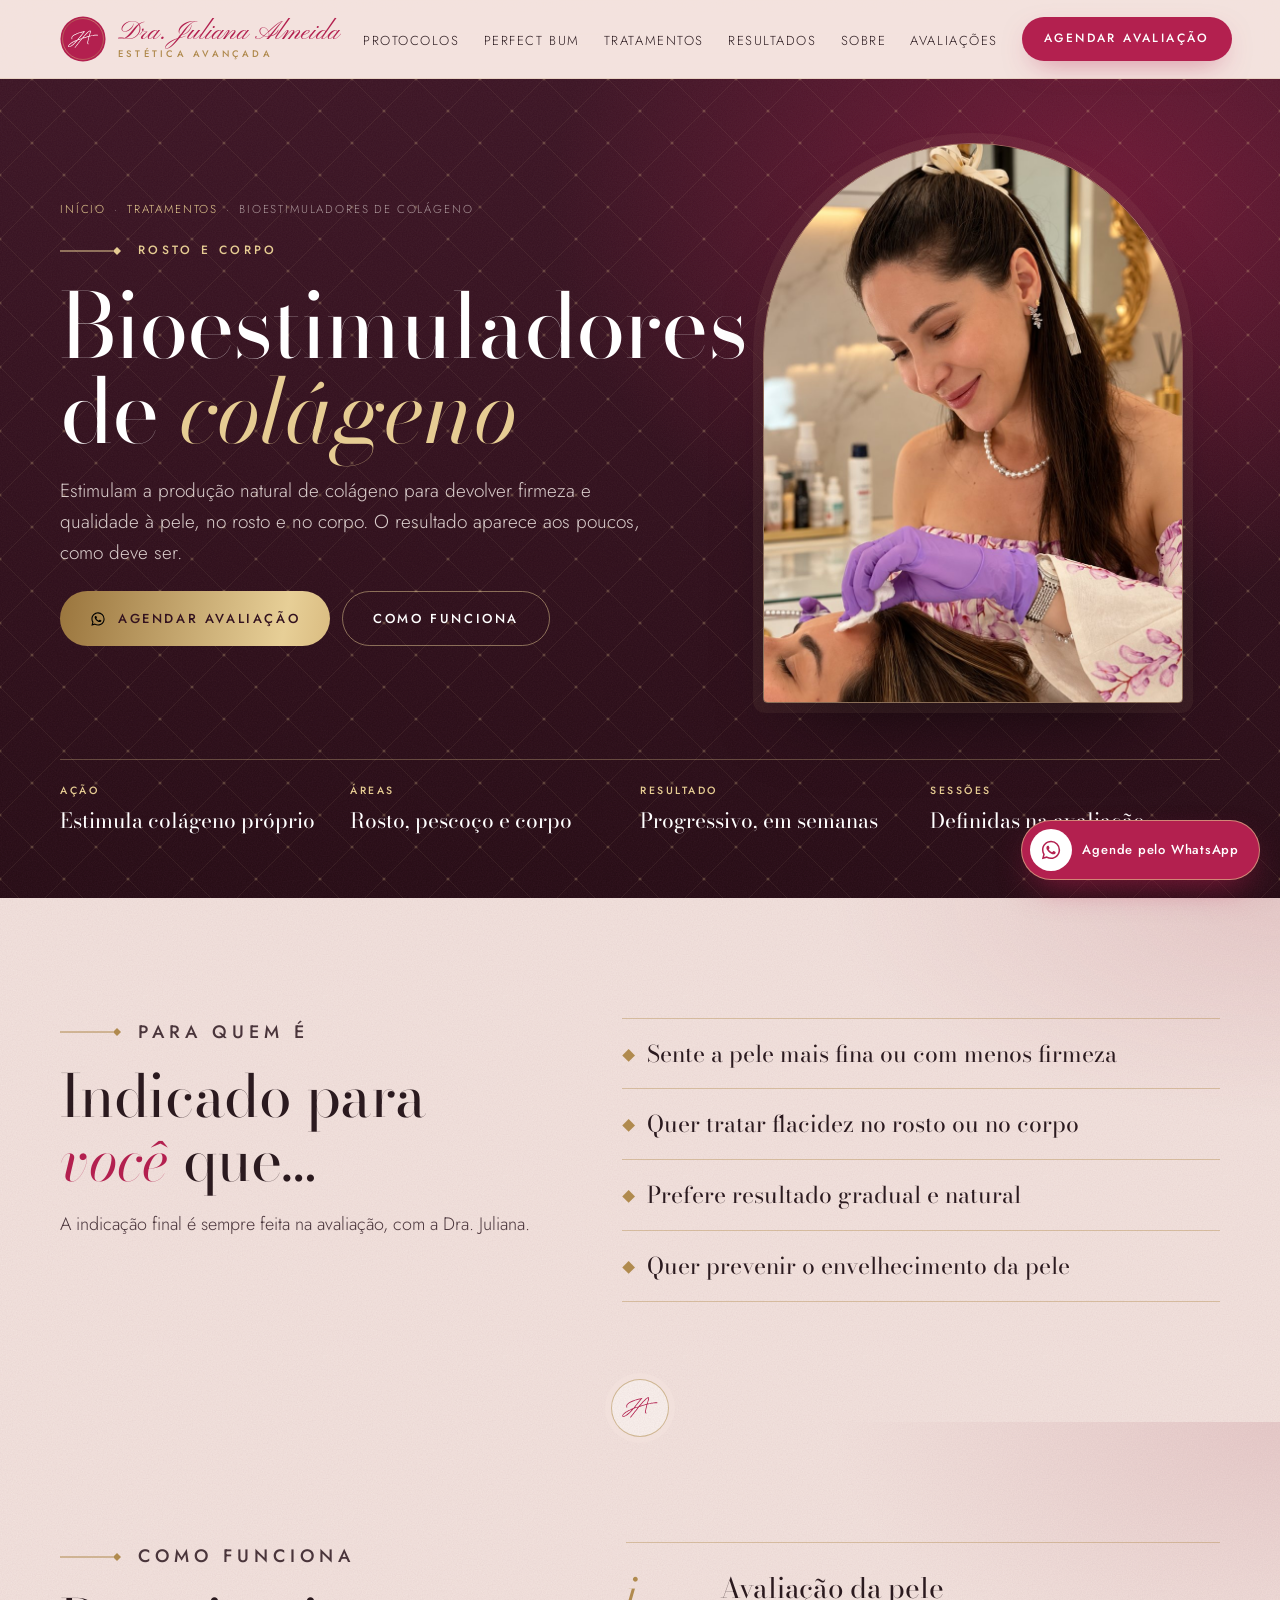
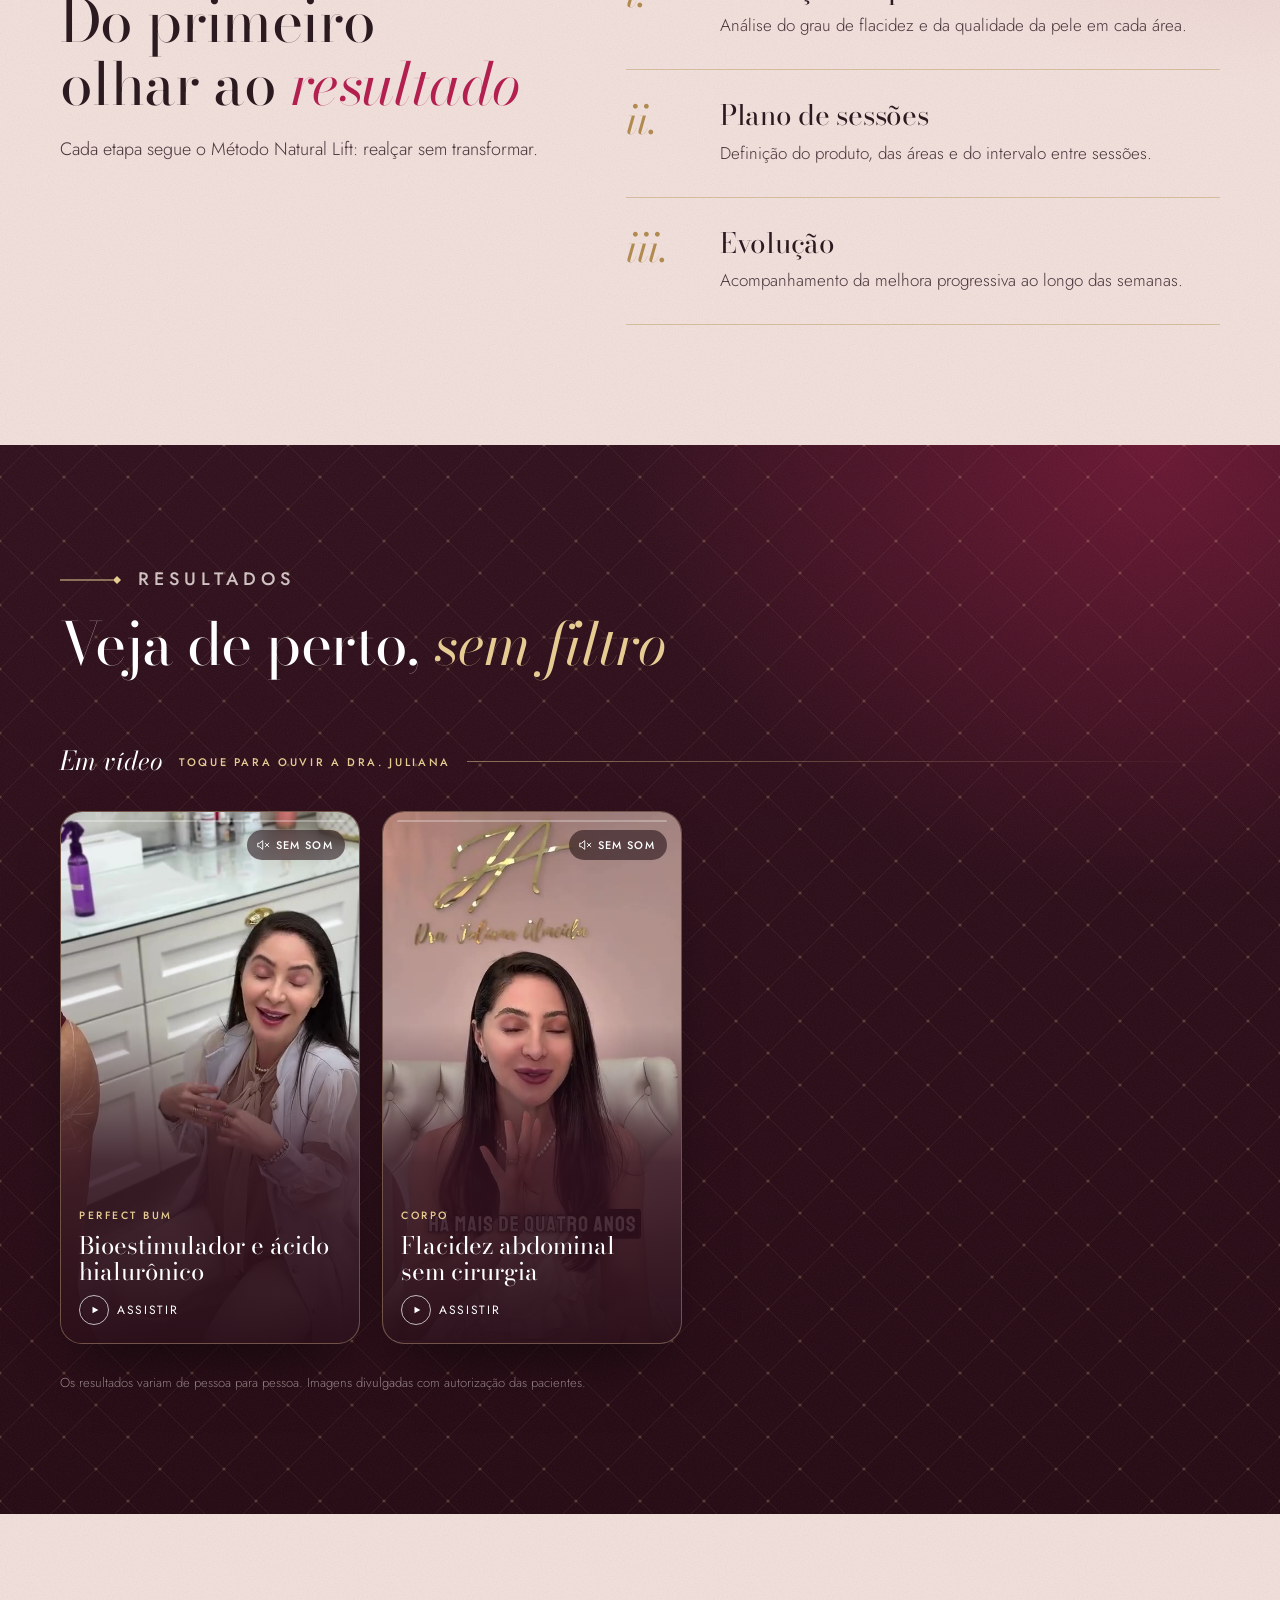
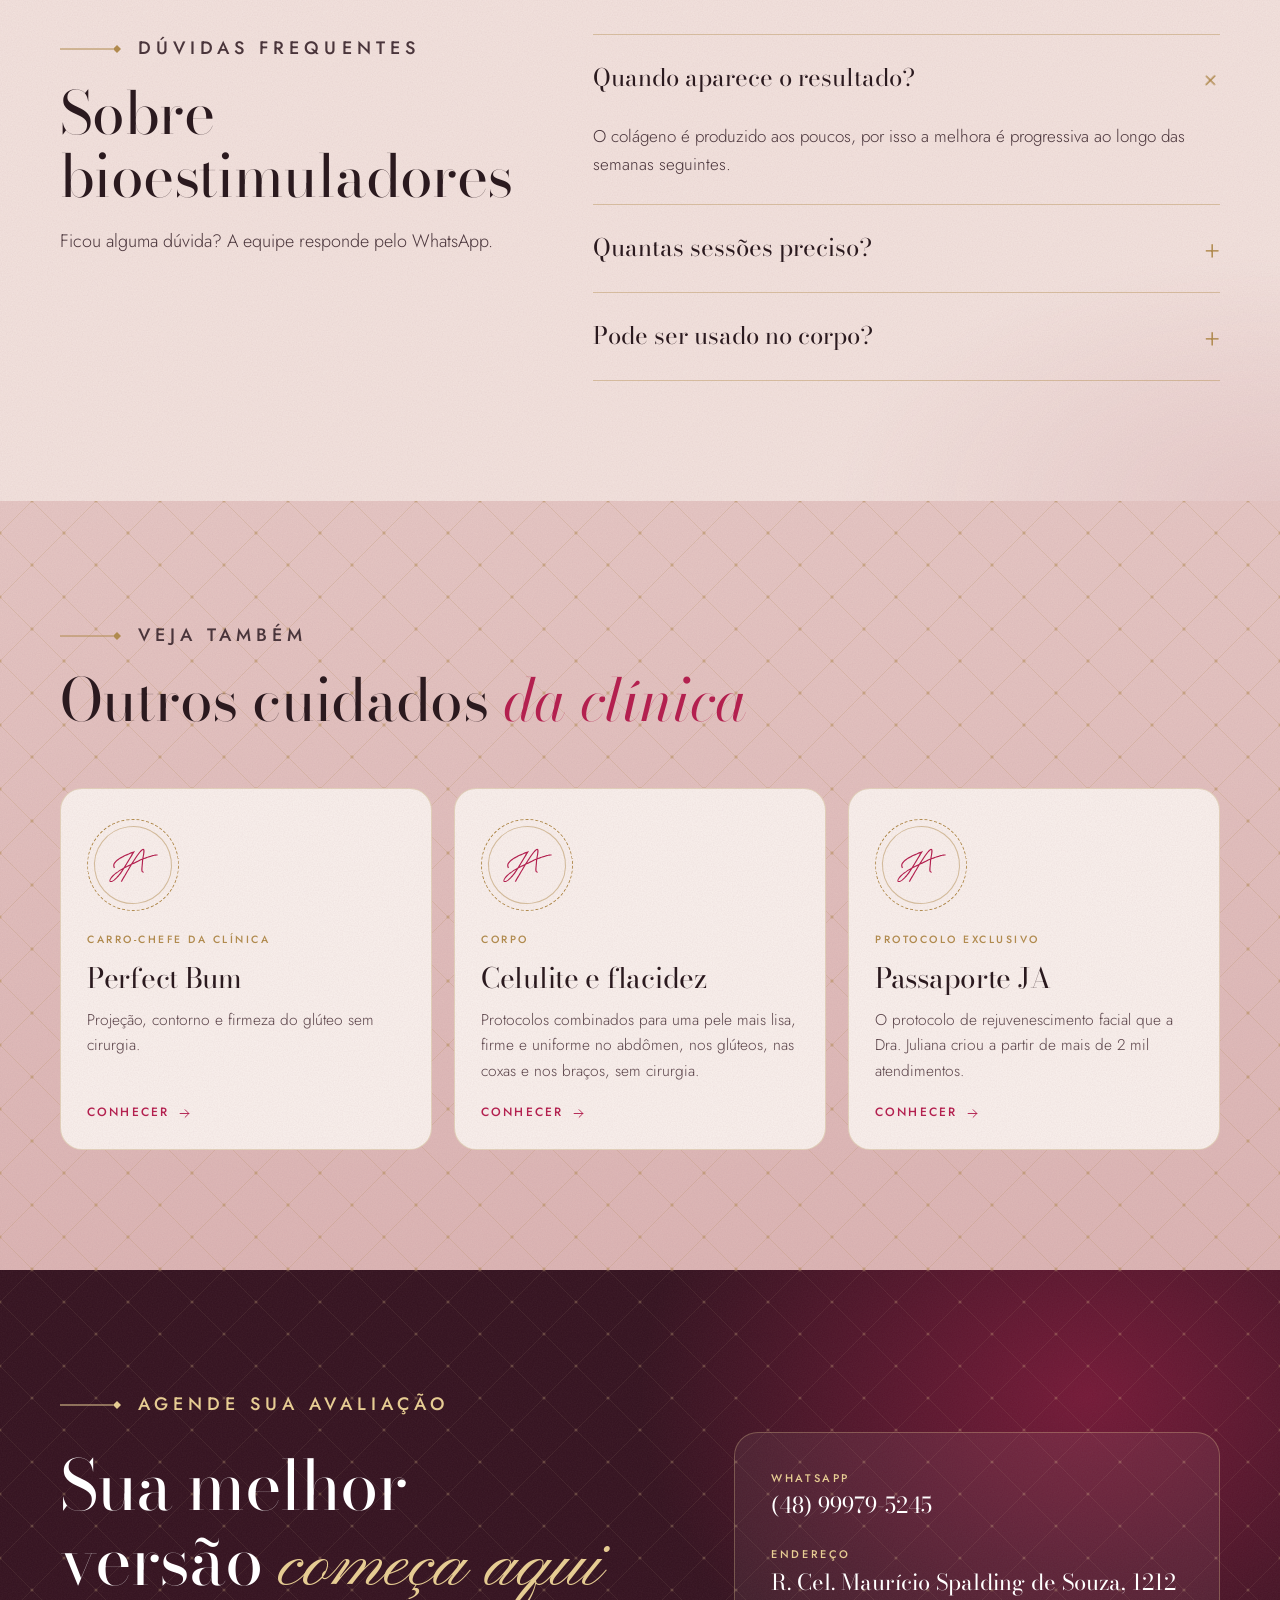
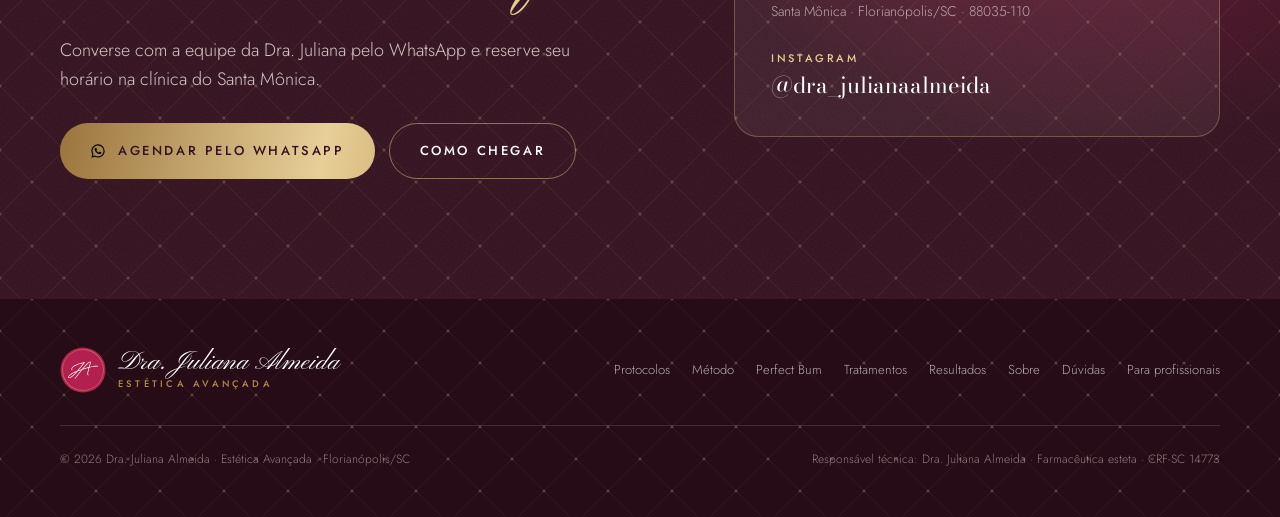
<file: bioestimuladores.html>
<!doctype html>
<html lang="pt-BR">
<head>
<meta charset="utf-8">
<meta name="viewport" content="width=device-width, initial-scale=1, viewport-fit=cover">
<title>Bioestimuladores de colágeno em Florianópolis | Dra. Juliana Almeida</title>
<meta name="description" content="Bioestimuladores de colágeno para firmeza e qualidade de pele no rosto e no corpo, com resultado progressivo e natural. Dra. Juliana Almeida, Florianópolis.">
<link rel="canonical" href="https://dra-juliana-site.vercel.app/bioestimuladores">
<meta name="theme-color" content="#33121F">
<meta property="og:type" content="website">
<meta property="og:locale" content="pt_BR">
<meta property="og:site_name" content="Dra. Juliana Almeida · Estética Avançada">
<meta property="og:title" content="Bioestimuladores de colágeno em Florianópolis | Dra. Juliana Almeida">
<meta property="og:description" content="Bioestimuladores de colágeno para firmeza e qualidade de pele no rosto e no corpo, com resultado progressivo e natural. Dra. Juliana Almeida, Florianópolis.">
<meta property="og:url" content="https://dra-juliana-site.vercel.app/bioestimuladores">
<meta property="og:image" content="https://dra-juliana-site.vercel.app/img/juliana-aplicando.jpg">
<meta name="twitter:card" content="summary_large_image">
<link rel="icon" href="data:image/svg+xml,%3Csvg xmlns='http://www.w3.org/2000/svg' viewBox='0 0 100 100'%3E%3Ccircle cx='50' cy='50' r='50' fill='%23B3204F'/%3E%3Cg transform='translate%2818 31.4%29 scale%280.02316%29'%3E%3Cpath fill='%23fff' fill-rule='evenodd' d='M2743 429C2741 422 2736 424 2730 422C2724 420 2713 418 2705 416C2697 414 2692 414 2682 413C2672 412 2663 411 2644 411C2625 411 2592 412 2567 413C2542 414 2528 416 2496 419C2464 422 2416 428 2378 434C2340 440 2306 445 2266 452C2226 459 2176 468 2137 476C2098 484 2054 493 2031 498C2008 503 2006 504 1999 506C1992 508 1990 507 1988 507C1986 507 1986 505 1986 504C1986 503 1984 509 1986 500C1988 491 1987 486 1997 452C2007 418 2036 334 2048 296C2060 258 2064 244 2069 222C2074 200 2078 185 2081 167C2084 149 2086 128 2087 116C2088 104 2088 103 2087 96C2086 89 2086 79 2084 72C2082 65 2080 58 2078 53C2076 48 2074 45 2071 41C2068 37 2062 31 2057 28C2052 25 2047 23 2043 22C2039 21 2040 20 2034 20C2028 20 2016 20 2010 21C2004 22 2004 22 1997 24C1990 26 1978 30 1968 35C1958 40 1948 45 1938 51C1928 57 1920 62 1910 69C1900 76 1888 85 1876 94C1864 103 1857 108 1839 124C1821 140 1792 165 1766 190C1740 215 1720 235 1682 274C1644 313 1606 352 1540 426C1474 500 1329 667 1284 717C1239 767 1280 721 1268 725C1256 729 1232 736 1212 743C1192 750 1173 758 1145 767C1117 776 1070 792 1045 800C1020 808 1002 812 993 814C984 816 991 813 990 812C989 811 988 812 989 809C990 806 985 809 995 796C1005 783 952 850 1049 731C1146 612 1488 190 1575 81C1662 -28 1579 79 1574 79C1569 79 1563 78 1545 80C1527 82 1498 86 1467 92C1436 98 1396 108 1361 116C1326 124 1292 134 1256 143C1220 152 1186 162 1147 173C1108 184 1058 199 1019 212C980 225 942 238 910 249C878 260 856 269 830 279C804 289 784 297 757 309C730 321 694 338 668 350C642 362 622 374 603 384C584 394 572 402 557 411C542 420 529 428 514 439C499 450 479 464 466 475C453 486 446 492 435 502C424 512 411 526 402 536C393 546 386 555 379 565C372 575 366 585 360 595C354 605 348 619 345 627C342 635 341 638 339 645C337 652 335 656 334 670C333 684 333 715 333 729C333 743 335 748 336 756C337 764 338 772 340 779C342 786 343 792 345 797C347 802 350 807 352 810C354 813 356 814 358 816C360 818 363 819 367 820C371 821 376 821 381 820C386 819 393 816 397 814C401 812 402 810 404 805C406 800 408 800 406 787C404 774 396 742 394 726C392 710 393 698 394 688C395 678 396 673 398 666C400 659 401 654 405 645C409 636 418 618 424 609C430 600 434 595 439 588C444 581 447 578 456 568C465 558 481 543 494 531C507 519 519 510 535 498C551 486 570 473 590 461C610 449 637 434 655 424C673 414 680 411 696 403C712 395 730 386 754 376C778 366 808 352 840 340C872 328 906 314 945 301C984 288 1033 272 1073 259C1113 246 1148 236 1185 226C1222 216 1258 206 1297 196C1336 186 1395 172 1416 167C1437 162 1420 167 1421 167C1422 167 1426 164 1423 169C1420 174 1417 180 1401 200C1385 220 1381 227 1328 292C1275 357 1156 501 1084 589C1012 677 932 779 897 822C862 865 880 841 873 848C866 855 863 857 856 862C849 867 851 867 831 876C811 885 761 904 736 915C711 926 715 926 683 941C651 956 584 986 543 1005C502 1024 473 1038 440 1056C407 1074 368 1096 343 1111C318 1126 304 1136 288 1147C272 1158 264 1164 248 1176C232 1188 208 1208 192 1221C176 1234 170 1240 155 1254C140 1268 117 1291 102 1308C87 1325 73 1343 63 1357C53 1371 48 1379 42 1391C36 1403 30 1418 26 1428C22 1438 22 1444 21 1449C20 1454 20 1456 20 1461C20 1466 20 1472 21 1477C22 1482 24 1486 25 1490C26 1494 28 1496 30 1499C32 1502 36 1506 39 1509C42 1512 45 1514 49 1516C53 1518 56 1520 63 1522C70 1524 80 1526 91 1527C102 1528 118 1527 131 1525C144 1523 157 1520 172 1516C187 1512 205 1506 219 1500C233 1494 240 1492 258 1483C276 1474 302 1461 324 1448C346 1435 370 1420 392 1405C414 1390 429 1380 454 1360C479 1340 510 1314 543 1286C576 1258 624 1215 651 1190C678 1165 690 1154 704 1138C718 1122 726 1110 738 1096C750 1082 754 1080 779 1052C804 1024 868 952 889 928C910 904 900 915 906 911C912 907 913 906 924 902C935 898 938 900 970 889C1002 878 1082 850 1118 838C1154 826 1173 821 1187 817C1201 813 1197 814 1200 814C1203 814 1202 814 1203 815C1204 816 1206 816 1204 819C1202 822 1202 823 1194 833C1186 843 1187 840 1157 878C1127 916 1041 1027 1012 1064C983 1101 998 1080 983 1099C968 1118 983 1102 925 1175C867 1248 686 1476 636 1540C586 1604 629 1553 627 1558C625 1563 626 1564 626 1568C626 1572 628 1577 630 1580C632 1583 632 1583 635 1585C638 1587 645 1589 649 1590C653 1591 653 1591 657 1590C661 1589 667 1588 671 1586C675 1584 679 1582 683 1579C687 1576 682 1584 697 1565C712 1546 748 1497 774 1464C800 1431 768 1474 852 1367C936 1260 1205 918 1281 821C1357 724 1302 792 1308 784C1314 776 1314 777 1318 774C1322 771 1325 769 1335 766C1345 763 1305 776 1376 754C1447 732 1682 655 1759 631C1836 607 1815 615 1835 610C1855 605 1871 603 1879 602C1887 601 1882 603 1883 604C1884 605 1885 602 1884 609C1883 616 1881 618 1875 647C1869 676 1856 746 1848 781C1840 816 1836 828 1830 854C1824 880 1819 908 1812 939C1805 970 1792 1017 1786 1043C1780 1069 1779 1081 1777 1095C1775 1109 1774 1119 1774 1129C1774 1139 1774 1146 1774 1155C1774 1164 1775 1173 1777 1182C1779 1191 1782 1202 1785 1210C1788 1218 1790 1222 1795 1229C1800 1236 1808 1245 1814 1250C1820 1255 1824 1258 1828 1261C1832 1264 1832 1264 1837 1266C1842 1268 1850 1270 1855 1271C1860 1272 1861 1272 1865 1271C1869 1270 1875 1269 1878 1268C1881 1267 1883 1265 1885 1263C1887 1261 1888 1257 1889 1254C1890 1251 1891 1249 1891 1246C1891 1243 1892 1239 1891 1235C1890 1231 1890 1228 1884 1224C1878 1220 1865 1214 1858 1208C1851 1202 1846 1196 1843 1191C1840 1186 1839 1184 1838 1179C1837 1174 1835 1168 1835 1160C1835 1152 1836 1136 1837 1128C1838 1120 1839 1121 1841 1110C1843 1099 1845 1076 1847 1063C1849 1050 1842 1078 1853 1030C1864 982 1898 840 1913 773C1928 706 1936 659 1942 631C1948 603 1947 611 1950 604C1953 597 1955 593 1958 589C1961 585 1963 582 1967 579C1971 576 1975 573 1980 571C1985 569 1976 570 1997 565C2018 560 2080 550 2108 544C2136 538 2136 536 2166 530C2196 524 2267 512 2289 508C2311 504 2279 510 2296 508C2313 506 2363 497 2391 493C2419 489 2441 486 2464 484C2487 482 2488 479 2529 478C2570 477 2675 479 2708 478C2741 477 2720 475 2725 473C2730 471 2737 468 2740 466C2743 464 2742 469 2743 463C2744 457 2745 436 2743 429ZM759 978C760 979 774 964 756 984C738 1004 682 1064 653 1095C624 1126 599 1150 580 1169C561 1188 555 1194 538 1209C521 1224 496 1247 478 1262C460 1277 458 1280 431 1300C404 1320 341 1366 316 1385C291 1404 291 1403 279 1411C267 1419 259 1424 246 1431C233 1438 216 1446 203 1452C190 1458 178 1462 165 1466C152 1470 136 1474 125 1475C114 1476 104 1476 97 1475C90 1474 88 1473 85 1471C82 1469 79 1467 77 1464C75 1461 74 1458 73 1455C72 1452 72 1449 73 1444C74 1439 75 1434 79 1426C83 1418 89 1408 96 1398C103 1388 110 1379 122 1366C134 1353 155 1330 168 1318C181 1306 184 1303 198 1291C212 1279 238 1258 255 1245C272 1232 284 1223 300 1212C316 1201 331 1190 351 1177C371 1164 399 1146 422 1132C445 1118 464 1107 487 1094C510 1081 539 1066 562 1054C585 1042 604 1034 625 1024C646 1014 669 1005 690 997C711 989 742 980 753 977C764 974 758 977 759 978ZM2023 82C2023 88 2023 104 2022 114C2021 124 2022 122 2019 140C2016 158 2010 193 2004 220C1998 247 1990 274 1983 300C1976 326 1968 349 1959 378C1950 407 1933 453 1926 475C1919 497 1919 501 1917 509C1915 517 1916 520 1915 524C1914 528 1918 528 1912 530C1906 532 1894 532 1877 536C1860 540 1841 544 1808 554C1775 564 1739 574 1677 593C1615 612 1482 654 1437 668C1392 682 1415 674 1410 675C1405 676 1406 674 1406 672C1406 670 1406 670 1412 663C1418 656 1427 650 1442 633C1457 616 1484 587 1503 564C1522 541 1539 520 1559 497C1579 474 1592 460 1621 429C1650 398 1692 355 1732 314C1772 273 1834 211 1861 185C1888 159 1881 170 1896 158C1911 146 1931 125 1951 112C1971 99 2005 85 2017 80C2029 75 2020 80 2021 80C2022 80 2023 76 2023 82Z'/%3E%3C/g%3E%3C/svg%3E">
<link rel="preconnect" href="https://fonts.googleapis.com">
<link rel="preconnect" href="https://fonts.gstatic.com" crossorigin>
<link rel="stylesheet" href="https://fonts.googleapis.com/css2?family=Bodoni+Moda:ital,opsz,wght@0,6..96,400;0,6..96,500;1,6..96,400;1,6..96,500&family=Jost:wght@300;400;500&family=Pinyon+Script&display=swap">
<link rel="stylesheet" href="assets/site.css">
<script type="application/ld+json">{"@context": "https://schema.org", "@type": "FAQPage", "mainEntity": [{"@type": "Question", "name": "Quando aparece o resultado?", "acceptedAnswer": {"@type": "Answer", "text": "O colágeno é produzido aos poucos, por isso a melhora é progressiva ao longo das semanas seguintes."}}, {"@type": "Question", "name": "Quantas sessões preciso?", "acceptedAnswer": {"@type": "Answer", "text": "Depende da área e do grau de flacidez. O número de sessões é definido na avaliação."}}, {"@type": "Question", "name": "Pode ser usado no corpo?", "acceptedAnswer": {"@type": "Answer", "text": "Sim. Ele faz parte, por exemplo, do protocolo Perfect Bum e dos tratamentos de flacidez corporal."}}]}</script>
<script type="application/ld+json">{"@context": "https://schema.org", "@type": "Service", "name": "Bioestimuladores de colágeno", "description": "Bioestimuladores de colágeno para firmeza e qualidade de pele no rosto e no corpo, com resultado progressivo e natural. Dra. Juliana Almeida, Florianópolis.", "areaServed": "Florianópolis, SC", "provider": {"@type": "BeautySalon", "name": "Dra. Juliana Almeida - Estética Avançada", "url": "https://dra-juliana-site.vercel.app", "telephone": "+55 48 99979-5245", "image": "https://dra-juliana-site.vercel.app/img/juliana-retrato.jpg", "address": {"@type": "PostalAddress", "streetAddress": "R. Cel. Maurício Spalding de Souza, 1212", "addressLocality": "Florianópolis", "addressRegion": "SC", "postalCode": "88035-110", "addressCountry": "BR"}, "aggregateRating": {"@type": "AggregateRating", "ratingValue": "4.9", "reviewCount": "85"}, "sameAs": ["https://www.instagram.com/dra_julianaalmeida/"]}, "url": "https://dra-juliana-site.vercel.app/bioestimuladores"}</script>
<script type="application/ld+json">{"@context": "https://schema.org", "@type": "BreadcrumbList", "itemListElement": [{"@type": "ListItem", "position": 1, "name": "Início", "item": "https://dra-juliana-site.vercel.app/"}, {"@type": "ListItem", "position": 2, "name": "Tratamentos", "item": "https://dra-juliana-site.vercel.app/#tratamentos"}, {"@type": "ListItem", "position": 3, "name": "Bioestimuladores de colágeno", "item": "https://dra-juliana-site.vercel.app/bioestimuladores"}]}</script>
</head>
<body>
<svg width="0" height="0" style="position:absolute" aria-hidden="true">
  <defs>
    <linearGradient id="g-gold" x1="0" y1="0" x2="1" y2="1">
      <stop offset="0" stop-color="#9A753D"/><stop offset=".45" stop-color="#E7CF97"/><stop offset="1" stop-color="#A8834A"/>
    </linearGradient>
  </defs>
  <symbol id="ja-mark" viewBox="0 0 2763 1610"><path fill="currentColor" fill-rule="evenodd" d="M2743 429C2741 422 2736 424 2730 422C2724 420 2713 418 2705 416C2697 414 2692 414 2682 413C2672 412 2663 411 2644 411C2625 411 2592 412 2567 413C2542 414 2528 416 2496 419C2464 422 2416 428 2378 434C2340 440 2306 445 2266 452C2226 459 2176 468 2137 476C2098 484 2054 493 2031 498C2008 503 2006 504 1999 506C1992 508 1990 507 1988 507C1986 507 1986 505 1986 504C1986 503 1984 509 1986 500C1988 491 1987 486 1997 452C2007 418 2036 334 2048 296C2060 258 2064 244 2069 222C2074 200 2078 185 2081 167C2084 149 2086 128 2087 116C2088 104 2088 103 2087 96C2086 89 2086 79 2084 72C2082 65 2080 58 2078 53C2076 48 2074 45 2071 41C2068 37 2062 31 2057 28C2052 25 2047 23 2043 22C2039 21 2040 20 2034 20C2028 20 2016 20 2010 21C2004 22 2004 22 1997 24C1990 26 1978 30 1968 35C1958 40 1948 45 1938 51C1928 57 1920 62 1910 69C1900 76 1888 85 1876 94C1864 103 1857 108 1839 124C1821 140 1792 165 1766 190C1740 215 1720 235 1682 274C1644 313 1606 352 1540 426C1474 500 1329 667 1284 717C1239 767 1280 721 1268 725C1256 729 1232 736 1212 743C1192 750 1173 758 1145 767C1117 776 1070 792 1045 800C1020 808 1002 812 993 814C984 816 991 813 990 812C989 811 988 812 989 809C990 806 985 809 995 796C1005 783 952 850 1049 731C1146 612 1488 190 1575 81C1662 -28 1579 79 1574 79C1569 79 1563 78 1545 80C1527 82 1498 86 1467 92C1436 98 1396 108 1361 116C1326 124 1292 134 1256 143C1220 152 1186 162 1147 173C1108 184 1058 199 1019 212C980 225 942 238 910 249C878 260 856 269 830 279C804 289 784 297 757 309C730 321 694 338 668 350C642 362 622 374 603 384C584 394 572 402 557 411C542 420 529 428 514 439C499 450 479 464 466 475C453 486 446 492 435 502C424 512 411 526 402 536C393 546 386 555 379 565C372 575 366 585 360 595C354 605 348 619 345 627C342 635 341 638 339 645C337 652 335 656 334 670C333 684 333 715 333 729C333 743 335 748 336 756C337 764 338 772 340 779C342 786 343 792 345 797C347 802 350 807 352 810C354 813 356 814 358 816C360 818 363 819 367 820C371 821 376 821 381 820C386 819 393 816 397 814C401 812 402 810 404 805C406 800 408 800 406 787C404 774 396 742 394 726C392 710 393 698 394 688C395 678 396 673 398 666C400 659 401 654 405 645C409 636 418 618 424 609C430 600 434 595 439 588C444 581 447 578 456 568C465 558 481 543 494 531C507 519 519 510 535 498C551 486 570 473 590 461C610 449 637 434 655 424C673 414 680 411 696 403C712 395 730 386 754 376C778 366 808 352 840 340C872 328 906 314 945 301C984 288 1033 272 1073 259C1113 246 1148 236 1185 226C1222 216 1258 206 1297 196C1336 186 1395 172 1416 167C1437 162 1420 167 1421 167C1422 167 1426 164 1423 169C1420 174 1417 180 1401 200C1385 220 1381 227 1328 292C1275 357 1156 501 1084 589C1012 677 932 779 897 822C862 865 880 841 873 848C866 855 863 857 856 862C849 867 851 867 831 876C811 885 761 904 736 915C711 926 715 926 683 941C651 956 584 986 543 1005C502 1024 473 1038 440 1056C407 1074 368 1096 343 1111C318 1126 304 1136 288 1147C272 1158 264 1164 248 1176C232 1188 208 1208 192 1221C176 1234 170 1240 155 1254C140 1268 117 1291 102 1308C87 1325 73 1343 63 1357C53 1371 48 1379 42 1391C36 1403 30 1418 26 1428C22 1438 22 1444 21 1449C20 1454 20 1456 20 1461C20 1466 20 1472 21 1477C22 1482 24 1486 25 1490C26 1494 28 1496 30 1499C32 1502 36 1506 39 1509C42 1512 45 1514 49 1516C53 1518 56 1520 63 1522C70 1524 80 1526 91 1527C102 1528 118 1527 131 1525C144 1523 157 1520 172 1516C187 1512 205 1506 219 1500C233 1494 240 1492 258 1483C276 1474 302 1461 324 1448C346 1435 370 1420 392 1405C414 1390 429 1380 454 1360C479 1340 510 1314 543 1286C576 1258 624 1215 651 1190C678 1165 690 1154 704 1138C718 1122 726 1110 738 1096C750 1082 754 1080 779 1052C804 1024 868 952 889 928C910 904 900 915 906 911C912 907 913 906 924 902C935 898 938 900 970 889C1002 878 1082 850 1118 838C1154 826 1173 821 1187 817C1201 813 1197 814 1200 814C1203 814 1202 814 1203 815C1204 816 1206 816 1204 819C1202 822 1202 823 1194 833C1186 843 1187 840 1157 878C1127 916 1041 1027 1012 1064C983 1101 998 1080 983 1099C968 1118 983 1102 925 1175C867 1248 686 1476 636 1540C586 1604 629 1553 627 1558C625 1563 626 1564 626 1568C626 1572 628 1577 630 1580C632 1583 632 1583 635 1585C638 1587 645 1589 649 1590C653 1591 653 1591 657 1590C661 1589 667 1588 671 1586C675 1584 679 1582 683 1579C687 1576 682 1584 697 1565C712 1546 748 1497 774 1464C800 1431 768 1474 852 1367C936 1260 1205 918 1281 821C1357 724 1302 792 1308 784C1314 776 1314 777 1318 774C1322 771 1325 769 1335 766C1345 763 1305 776 1376 754C1447 732 1682 655 1759 631C1836 607 1815 615 1835 610C1855 605 1871 603 1879 602C1887 601 1882 603 1883 604C1884 605 1885 602 1884 609C1883 616 1881 618 1875 647C1869 676 1856 746 1848 781C1840 816 1836 828 1830 854C1824 880 1819 908 1812 939C1805 970 1792 1017 1786 1043C1780 1069 1779 1081 1777 1095C1775 1109 1774 1119 1774 1129C1774 1139 1774 1146 1774 1155C1774 1164 1775 1173 1777 1182C1779 1191 1782 1202 1785 1210C1788 1218 1790 1222 1795 1229C1800 1236 1808 1245 1814 1250C1820 1255 1824 1258 1828 1261C1832 1264 1832 1264 1837 1266C1842 1268 1850 1270 1855 1271C1860 1272 1861 1272 1865 1271C1869 1270 1875 1269 1878 1268C1881 1267 1883 1265 1885 1263C1887 1261 1888 1257 1889 1254C1890 1251 1891 1249 1891 1246C1891 1243 1892 1239 1891 1235C1890 1231 1890 1228 1884 1224C1878 1220 1865 1214 1858 1208C1851 1202 1846 1196 1843 1191C1840 1186 1839 1184 1838 1179C1837 1174 1835 1168 1835 1160C1835 1152 1836 1136 1837 1128C1838 1120 1839 1121 1841 1110C1843 1099 1845 1076 1847 1063C1849 1050 1842 1078 1853 1030C1864 982 1898 840 1913 773C1928 706 1936 659 1942 631C1948 603 1947 611 1950 604C1953 597 1955 593 1958 589C1961 585 1963 582 1967 579C1971 576 1975 573 1980 571C1985 569 1976 570 1997 565C2018 560 2080 550 2108 544C2136 538 2136 536 2166 530C2196 524 2267 512 2289 508C2311 504 2279 510 2296 508C2313 506 2363 497 2391 493C2419 489 2441 486 2464 484C2487 482 2488 479 2529 478C2570 477 2675 479 2708 478C2741 477 2720 475 2725 473C2730 471 2737 468 2740 466C2743 464 2742 469 2743 463C2744 457 2745 436 2743 429ZM759 978C760 979 774 964 756 984C738 1004 682 1064 653 1095C624 1126 599 1150 580 1169C561 1188 555 1194 538 1209C521 1224 496 1247 478 1262C460 1277 458 1280 431 1300C404 1320 341 1366 316 1385C291 1404 291 1403 279 1411C267 1419 259 1424 246 1431C233 1438 216 1446 203 1452C190 1458 178 1462 165 1466C152 1470 136 1474 125 1475C114 1476 104 1476 97 1475C90 1474 88 1473 85 1471C82 1469 79 1467 77 1464C75 1461 74 1458 73 1455C72 1452 72 1449 73 1444C74 1439 75 1434 79 1426C83 1418 89 1408 96 1398C103 1388 110 1379 122 1366C134 1353 155 1330 168 1318C181 1306 184 1303 198 1291C212 1279 238 1258 255 1245C272 1232 284 1223 300 1212C316 1201 331 1190 351 1177C371 1164 399 1146 422 1132C445 1118 464 1107 487 1094C510 1081 539 1066 562 1054C585 1042 604 1034 625 1024C646 1014 669 1005 690 997C711 989 742 980 753 977C764 974 758 977 759 978ZM2023 82C2023 88 2023 104 2022 114C2021 124 2022 122 2019 140C2016 158 2010 193 2004 220C1998 247 1990 274 1983 300C1976 326 1968 349 1959 378C1950 407 1933 453 1926 475C1919 497 1919 501 1917 509C1915 517 1916 520 1915 524C1914 528 1918 528 1912 530C1906 532 1894 532 1877 536C1860 540 1841 544 1808 554C1775 564 1739 574 1677 593C1615 612 1482 654 1437 668C1392 682 1415 674 1410 675C1405 676 1406 674 1406 672C1406 670 1406 670 1412 663C1418 656 1427 650 1442 633C1457 616 1484 587 1503 564C1522 541 1539 520 1559 497C1579 474 1592 460 1621 429C1650 398 1692 355 1732 314C1772 273 1834 211 1861 185C1888 159 1881 170 1896 158C1911 146 1931 125 1951 112C1971 99 2005 85 2017 80C2029 75 2020 80 2021 80C2022 80 2023 76 2023 82Z"/></symbol>
  <symbol id="i-wa" viewBox="0 0 24 24"><path d="M12.04 2C6.58 2 2.13 6.45 2.13 11.91c0 1.75.46 3.45 1.32 4.95L2.05 22l5.25-1.38a9.9 9.9 0 0 0 4.74 1.21h.01c5.46 0 9.91-4.45 9.91-9.91A9.85 9.85 0 0 0 12.04 2zm0 18.15h-.01a8.2 8.2 0 0 1-4.19-1.15l-.3-.18-3.12.82.83-3.04-.2-.31a8.2 8.2 0 0 1-1.26-4.38c0-4.54 3.7-8.23 8.25-8.23a8.2 8.2 0 0 1 8.23 8.24c0 4.54-3.7 8.23-8.23 8.23zm4.52-6.16c-.25-.12-1.47-.72-1.69-.81-.23-.08-.39-.12-.56.13-.16.25-.64.81-.79.97-.14.17-.29.19-.54.06-.25-.12-1.05-.39-1.99-1.23-.74-.66-1.23-1.47-1.38-1.72-.14-.25-.02-.38.11-.51.11-.11.25-.29.37-.43.13-.15.17-.25.25-.42.08-.17.04-.31-.02-.43-.06-.13-.56-1.34-.76-1.84-.2-.48-.41-.42-.56-.43h-.48a.92.92 0 0 0-.66.31c-.23.25-.87.85-.87 2.07 0 1.22.89 2.4 1.01 2.56.12.17 1.75 2.67 4.23 3.74.59.26 1.05.41 1.41.52.59.19 1.13.16 1.56.1.48-.07 1.47-.6 1.67-1.18.21-.58.21-1.07.14-1.18-.06-.1-.22-.16-.47-.29z"/></symbol>
  <symbol id="i-arrow" viewBox="0 0 24 24"><path d="M5 12h14M13 6l6 6-6 6" fill="none" stroke="currentColor" stroke-width="1.5" stroke-linecap="round" stroke-linejoin="round"/></symbol>
  <symbol id="i-play" viewBox="0 0 24 24"><path d="M6 4l14 8-14 8z"/></symbol>
</svg>
<header class="site-header">
  <div class="wrap">
    <nav class="nav" aria-label="Principal">
      <a class="brand" href="/" aria-label="Dra. Juliana Almeida, início">
        <svg class="brand-badge" viewBox="0 0 100 100" aria-hidden="true">
          <circle cx="50" cy="50" r="49" fill="#B3204F"/>
          <circle cx="50" cy="50" r="44.5" fill="none" stroke="url(#g-gold)" stroke-width="1"/>
          <use href="#ja-mark" x="17" y="31" width="66" height="38.5" color="#fff"/>
        </svg>
        <span class="brand-name"><span class="script">Dra. Juliana Almeida</span><small>Estética Avançada</small></span>
      </a>
      <ul class="nav-links">
        <li><a href="/#protocolos">Protocolos</a></li>
        <li><a href="/#perfect-bum">Perfect Bum</a></li>
        <li><a href="/#tratamentos">Tratamentos</a></li>
        <li><a href="/#resultados">Resultados</a></li>
        <li><a href="/#sobre">Sobre</a></li>
        <li><a href="/#avaliacoes">Avaliações</a></li>
      </ul>
      <a class="btn btn-primary" data-wa="Olá, Dra. Juliana! Vim pelo site e gostaria de agendar uma avaliação." href="/#contato">Agendar avaliação</a>
      <button class="menu-toggle" id="menu-toggle" aria-expanded="false" aria-controls="mobile-menu" aria-label="Abrir menu">
        <svg viewBox="0 0 24 24" fill="none" stroke="currentColor" stroke-width="1.5" stroke-linecap="round"><path d="M4 8h16M4 16h16"/></svg>
      </button>
    </nav>
  </div>
  <div class="mobile-menu" id="mobile-menu" hidden>
    <div class="wrap">
      <ul>
        <li><a href="/#protocolos">Protocolos assinatura</a></li>
        <li><a href="/#metodo">Método Natural Lift</a></li>
        <li><a href="/#perfect-bum">Perfect Bum</a></li>
        <li><a href="/#tratamentos">Tratamentos</a></li>
        <li><a href="/#resultados">Resultados</a></li>
        <li><a href="/#sobre">Sobre a Dra.</a></li>
        <li><a href="/#clinica">A clínica</a></li>
        <li><a href="/#avaliacoes">Avaliações</a></li>
        <li><a href="/#profissionais">Para profissionais</a></li>
        <li><a href="/#contato">Contato</a></li>
      </ul>
      <a class="btn btn-primary" data-wa="Olá, Dra. Juliana! Vim pelo site e gostaria de agendar uma avaliação." href="/#contato"><svg><use href="#i-wa"/></svg>Agendar pelo WhatsApp</a>
    </div>
  </div>
</header>
<main>
  <section class="p-hero">
    <div class="wrap">
      <div class="p-hero-grid">
        <div class="p-hero-copy">
          <nav class="crumb" aria-label="Você está em"><a href="/">Início</a><span>·</span><a href="/#tratamentos">Tratamentos</a><span>·</span><span>Bioestimuladores de colágeno</span></nav>
          <p class="eyebrow rule">Rosto e corpo</p>
          <h1>Bioestimuladores de <em>colágeno</em></h1>
          <p class="lead">Estimulam a produção natural de colágeno para devolver firmeza e qualidade à pele, no rosto e no corpo. O resultado aparece aos poucos, como deve ser.</p>
          <div class="row"><a class="btn btn-gold" data-wa="Olá, Dra. Juliana! Vim pelo site e tenho interesse em Bioestimuladores de Colágeno." href="#contato"><svg><use href="#i-wa"/></svg>Agendar avaliação</a><a class="btn btn-ghost" href="#como-funciona">Como funciona</a></div>
        </div>
        <figure class="p-hero-photo"><img src="img/juliana-aplicando.jpg" alt="Bioestimuladores de colágeno com a Dra. Juliana Almeida" style="object-position:50% 30%" fetchpriority="high"></figure>
      </div>
      <dl class="p-facts"><div><dt>Ação</dt><dd>Estimula colágeno próprio</dd></div><div><dt>Áreas</dt><dd>Rosto, pescoço e corpo</dd></div><div><dt>Resultado</dt><dd>Progressivo, em semanas</dd></div><div><dt>Sessões</dt><dd>Definidas na avaliação</dd></div></dl>
    </div>
  </section>

  <section class="section p-light" id="para-quem">
    <div class="wrap p-two">
      <div class="section-head"><p class="eyebrow rule">Para quem é</p><h2>Indicado para <em>você</em> que…</h2><p>A indicação final é sempre feita na avaliação, com a Dra. Juliana.</p></div>
      <ul class="p-checks"><li>Sente a pele mais fina ou com menos firmeza</li><li>Quer tratar flacidez no rosto ou no corpo</li><li>Prefere resultado gradual e natural</li><li>Quer prevenir o envelhecimento da pele</li></ul>
    </div>
  </section>

  <div class="orn" aria-hidden="true"><span><svg class="ja" viewBox="0 0 2763 1610" aria-hidden="true"><use href="#ja-mark"/></svg></span></div>

  <section class="section p-light" id="como-funciona">
    <div class="wrap metodo-grid">
      <div class="section-head metodo-head"><p class="eyebrow rule">Como funciona</p><h2>Do primeiro olhar ao <em>resultado</em></h2><p>Cada etapa segue o Método Natural Lift: realçar sem transformar.</p></div>
      <ol class="steps"><li class="step"><span class="step-n">i.</span><div><h3>Avaliação da pele</h3><p>Análise do grau de flacidez e da qualidade da pele em cada área.</p></div></li><li class="step"><span class="step-n">ii.</span><div><h3>Plano de sessões</h3><p>Definição do produto, das áreas e do intervalo entre sessões.</p></div></li><li class="step"><span class="step-n">iii.</span><div><h3>Evolução</h3><p>Acompanhamento da melhora progressiva ao longo das semanas.</p></div></li></ol>
    </div>
  </section>

  <section class="section results p-media" id="resultados">
    <div class="wrap">
      <div class="section-head"><p class="eyebrow rule">Resultados</p><h2>Veja de perto, <em>sem filtro</em></h2></div>
      <p class="sub-label">Em vídeo <small>Toque para ouvir a Dra. Juliana</small></p><div class="reels" style="--n:2"><div class="reel vplayer" data-src="videos/perfect-bum.mp4"><video muted loop playsinline preload="none" poster="img/poster-perfect-bum.jpg"></video><span class="vp-mute" aria-hidden="true"><svg viewBox="0 0 24 24" fill="none" stroke="currentColor" stroke-width="1.6" stroke-linecap="round" stroke-linejoin="round"><path d="M11 5 6 9H3v6h3l5 4z"/><path d="m22 9-6 6M16 9l6 6"/></svg>Sem som</span><span class="vp-spin" aria-hidden="true"></span><span class="vp-bar" aria-hidden="true"><i></i></span><button class="vp-overlay" aria-label="Assistir com som: Bioestimulador e ácido hialurônico"><span class="reel-info"><small>Perfect Bum</small><b>Bioestimulador e ácido hialurônico</b><span class="mini-play"><i><svg><use href="#i-play"/></svg></i>Assistir</span></span></button></div><div class="reel vplayer" data-src="videos/flacidez-abdominal.mp4"><video muted loop playsinline preload="none" poster="img/poster-flacidez.jpg"></video><span class="vp-mute" aria-hidden="true"><svg viewBox="0 0 24 24" fill="none" stroke="currentColor" stroke-width="1.6" stroke-linecap="round" stroke-linejoin="round"><path d="M11 5 6 9H3v6h3l5 4z"/><path d="m22 9-6 6M16 9l6 6"/></svg>Sem som</span><span class="vp-spin" aria-hidden="true"></span><span class="vp-bar" aria-hidden="true"><i></i></span><button class="vp-overlay" aria-label="Assistir com som: Flacidez abdominal sem cirurgia"><span class="reel-info"><small>Corpo</small><b>Flacidez abdominal sem cirurgia</b><span class="mini-play"><i><svg><use href="#i-play"/></svg></i>Assistir</span></span></button></div></div>
      <p class="disclaimer">Os resultados variam de pessoa para pessoa. Imagens divulgadas com autorização das pacientes.</p>
    </div>
  </section>
  <section class="section faq" id="duvidas">
    <div class="wrap faq-grid">
      <div class="section-head"><p class="eyebrow rule">Dúvidas frequentes</p><h2>Sobre bioestimuladores</h2><p>Ficou alguma dúvida? A equipe responde pelo WhatsApp.</p></div>
      <div class="faq-list"><details open><summary>Quando aparece o resultado?</summary><p>O colágeno é produzido aos poucos, por isso a melhora é progressiva ao longo das semanas seguintes.</p></details><details><summary>Quantas sessões preciso?</summary><p>Depende da área e do grau de flacidez. O número de sessões é definido na avaliação.</p></details><details><summary>Pode ser usado no corpo?</summary><p>Sim. Ele faz parte, por exemplo, do protocolo Perfect Bum e dos tratamentos de flacidez corporal.</p></details></div>
    </div>
  </section>

  <section class="section protocols">
    <div class="wrap">
      <div class="section-head"><p class="eyebrow rule">Veja também</p><h2>Outros cuidados <em>da clínica</em></h2></div>
      <div class="proto-grid p-related"><a class="proto" href="perfect-bum"><span class="stamp"><svg class="ja" viewBox="0 0 2763 1610" aria-hidden="true"><use href="#ja-mark"/></svg></span><small>Carro-chefe da clínica</small><h3>Perfect Bum</h3><p>Projeção, contorno e firmeza do glúteo sem cirurgia.</p><span class="more">Conhecer <svg><use href="#i-arrow"/></svg></span></a><a class="proto" href="celulite-e-flacidez"><span class="stamp"><svg class="ja" viewBox="0 0 2763 1610" aria-hidden="true"><use href="#ja-mark"/></svg></span><small>Corpo</small><h3>Celulite e flacidez</h3><p>Protocolos combinados para uma pele mais lisa, firme e uniforme no abdômen, nos glúteos, nas coxas e nos braços, sem cirurgia.</p><span class="more">Conhecer <svg><use href="#i-arrow"/></svg></span></a><a class="proto" href="passaporte-ja"><span class="stamp"><svg class="ja" viewBox="0 0 2763 1610" aria-hidden="true"><use href="#ja-mark"/></svg></span><small>Protocolo exclusivo</small><h3>Passaporte JA</h3><p>O protocolo de rejuvenescimento facial que a Dra. Juliana criou a partir de mais de 2 mil atendimentos.</p><span class="more">Conhecer <svg><use href="#i-arrow"/></svg></span></a></div>
    </div>
  </section>

  <section class="cta" id="contato">
    <div class="wrap cta-grid">
      <div class="cta-copy">
        <p class="eyebrow rule" style="color:var(--gold-hi)">Agende sua avaliação</p>
        <h2>Sua melhor versão <span class="script">começa aqui</span></h2>
        <p>Converse com a equipe da Dra. Juliana pelo WhatsApp e reserve seu horário na clínica do Santa Mônica.</p>
        <div class="row">
          <a class="btn btn-gold" data-wa="Olá, Dra. Juliana! Vim pelo site e gostaria de agendar uma avaliação." href="#contato"><svg><use href="#i-wa"/></svg>Agendar pelo WhatsApp</a>
          <a class="btn btn-ghost" href="https://www.google.com/maps/search/?api=1&query=R.+Cel.+Maur%C3%ADcio+Spalding+de+Souza%2C+1212+-+Santa+Monica%2C+Florian%C3%B3polis+-+SC" target="_blank" rel="noopener">Como chegar</a>
        </div>
      </div>
      <div class="contact-card">
        <div><small>WhatsApp</small><a data-wa="Olá, Dra. Juliana! Vim pelo site e gostaria de agendar uma avaliação." href="#contato">(48) 99979-5245</a></div>
        <div><small>Endereço</small><p>R. Cel. Maurício Spalding de Souza, 1212</p><span class="sub">Santa Mônica · Florianópolis/SC · 88035-110</span></div>
        <div><small>Instagram</small><a href="https://www.instagram.com/dra_julianaalmeida/" target="_blank" rel="noopener">@dra_julianaalmeida</a></div>
      </div>
    </div>
  </section>
</main>
<footer class="site-footer">
  <div class="wrap">
    <div class="foot">
      <a class="brand" href="/" aria-label="Voltar ao início">
        <svg class="brand-badge" viewBox="0 0 100 100" aria-hidden="true"><circle cx="50" cy="50" r="49" fill="#B3204F"/><circle cx="50" cy="50" r="44.5" fill="none" stroke="url(#g-gold)" stroke-width="1"/><use href="#ja-mark" x="17" y="31" width="66" height="38.5" color="#fff"/></svg>
        <span class="brand-name"><span class="script">Dra. Juliana Almeida</span><small>Estética Avançada</small></span>
      </a>
      <nav aria-label="Rodapé">
        <a href="/#protocolos">Protocolos</a><a href="/#metodo">Método</a><a href="/#perfect-bum">Perfect Bum</a><a href="/#tratamentos">Tratamentos</a><a href="/#resultados">Resultados</a><a href="/#sobre">Sobre</a><a href="/#duvidas">Dúvidas</a><a href="/#profissionais">Para profissionais</a>
      </nav>
    </div>
    <div class="foot-legal">
      <span>© <span id="year">2026</span> Dra. Juliana Almeida · Estética Avançada · Florianópolis/SC</span>
      <span>Responsável técnica: Dra. Juliana Almeida · Farmacêutica esteta · CRF-SC 14773</span>
    </div>
  </div>
</footer>
<a class="wa-float" data-wa="Olá, Dra. Juliana! Vim pelo site e tenho interesse em Bioestimuladores de Colágeno." href="#contato" aria-label="Falar no WhatsApp"><i><svg><use href="#i-wa"/></svg></i><span>Agende pelo WhatsApp</span></a>
<script src="assets/site.js"></script>
</body>
</html>
</file>
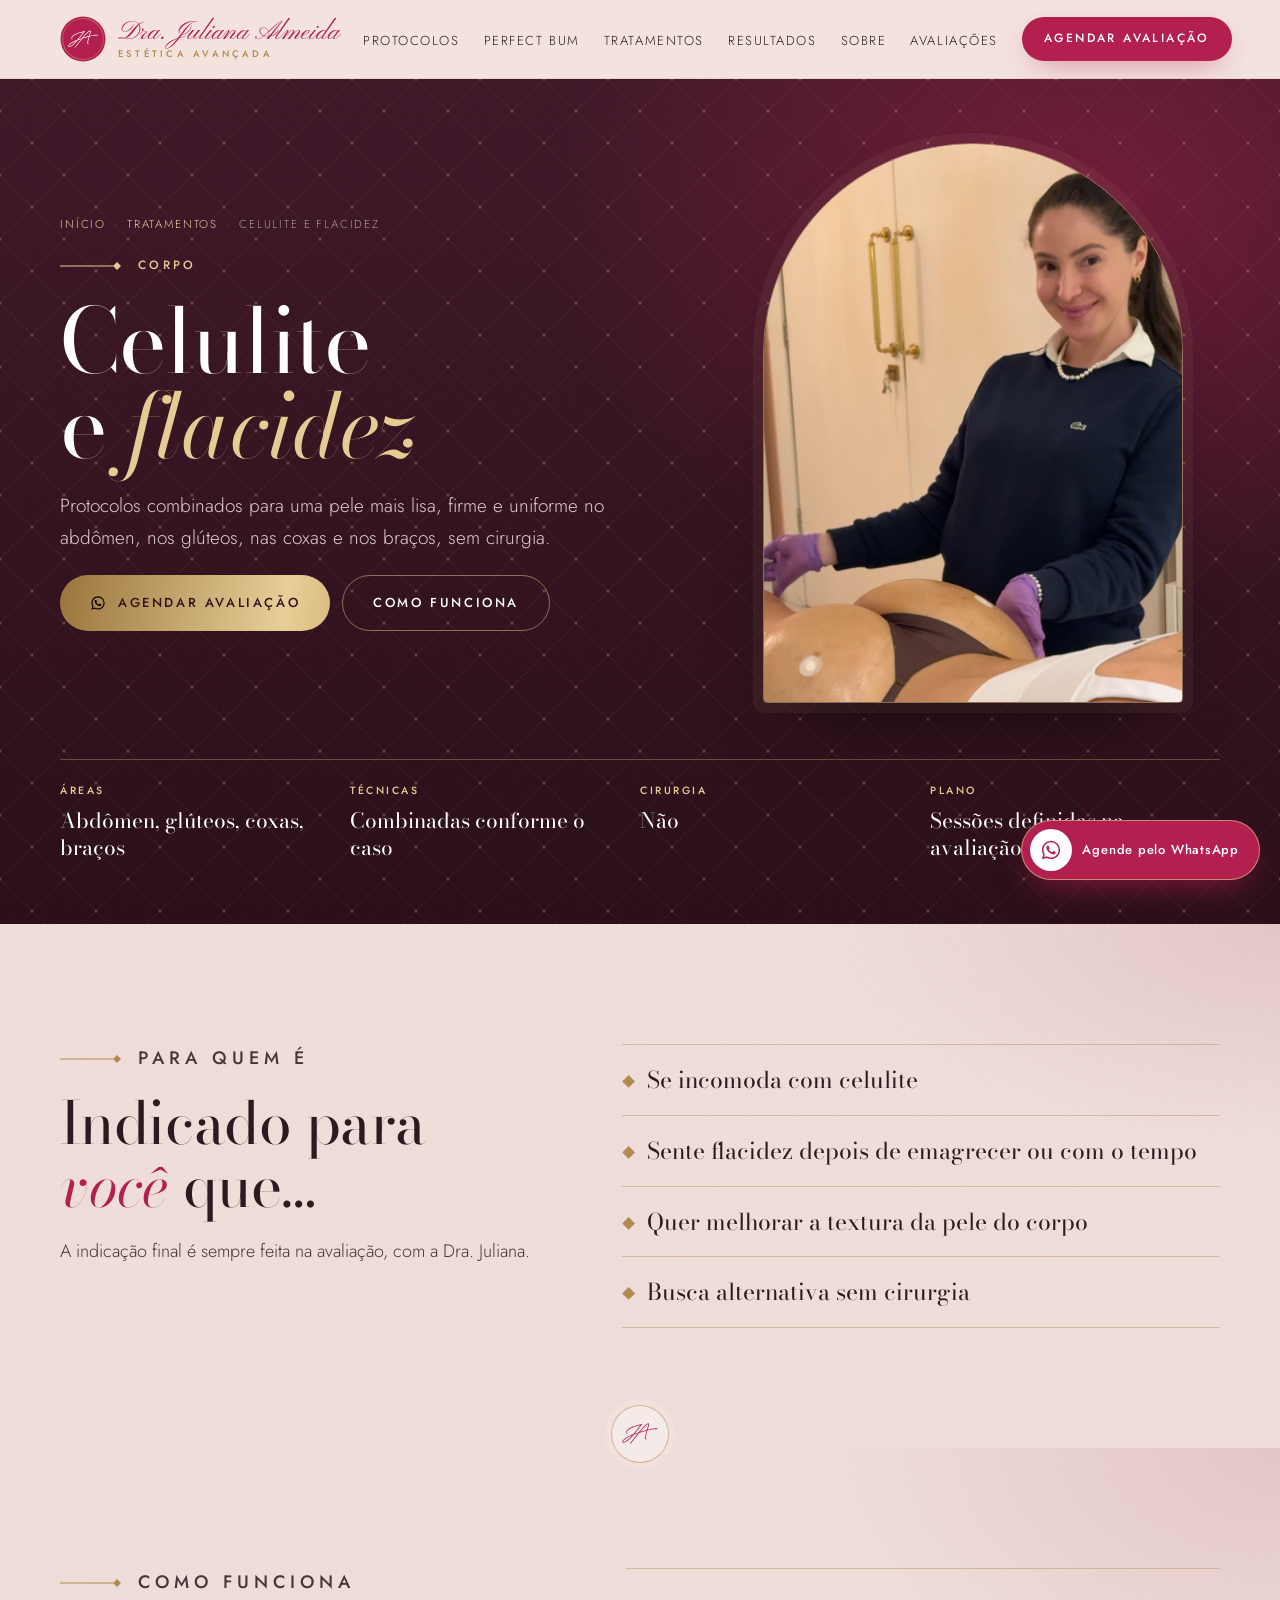
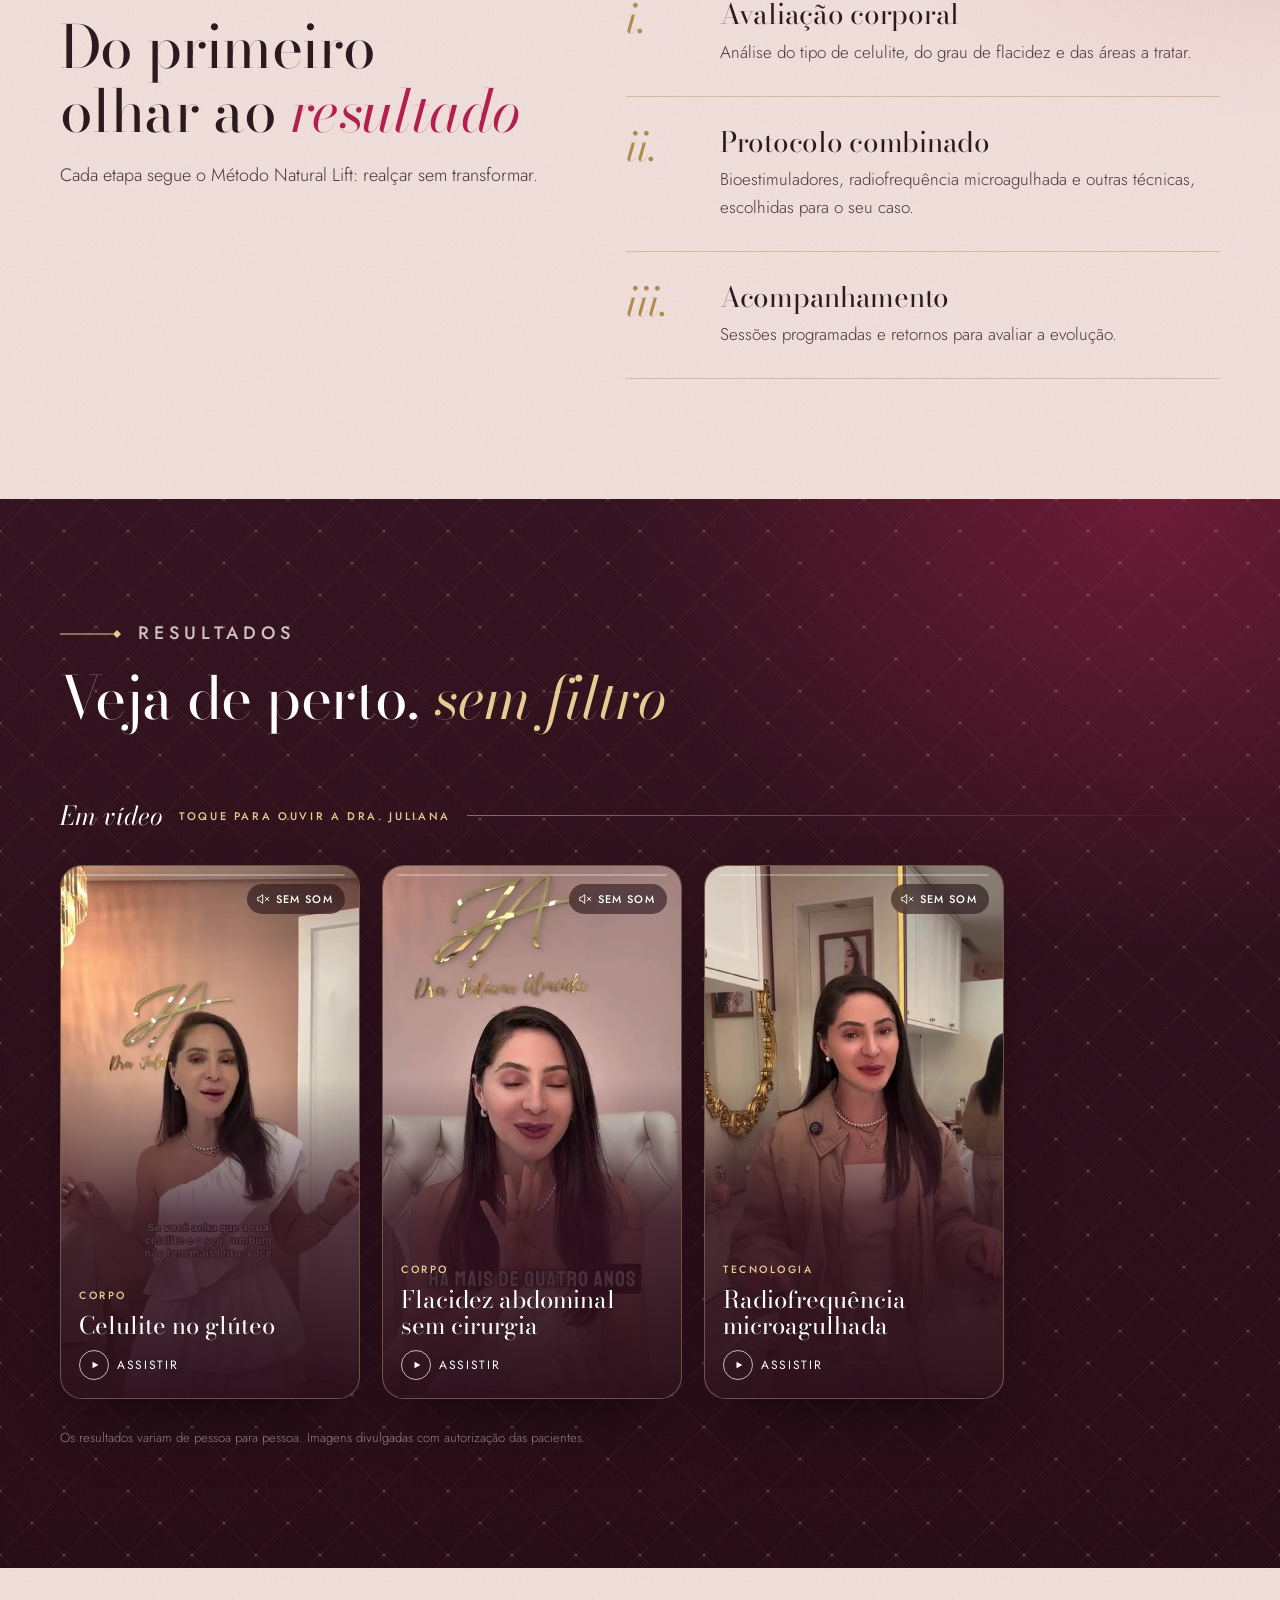
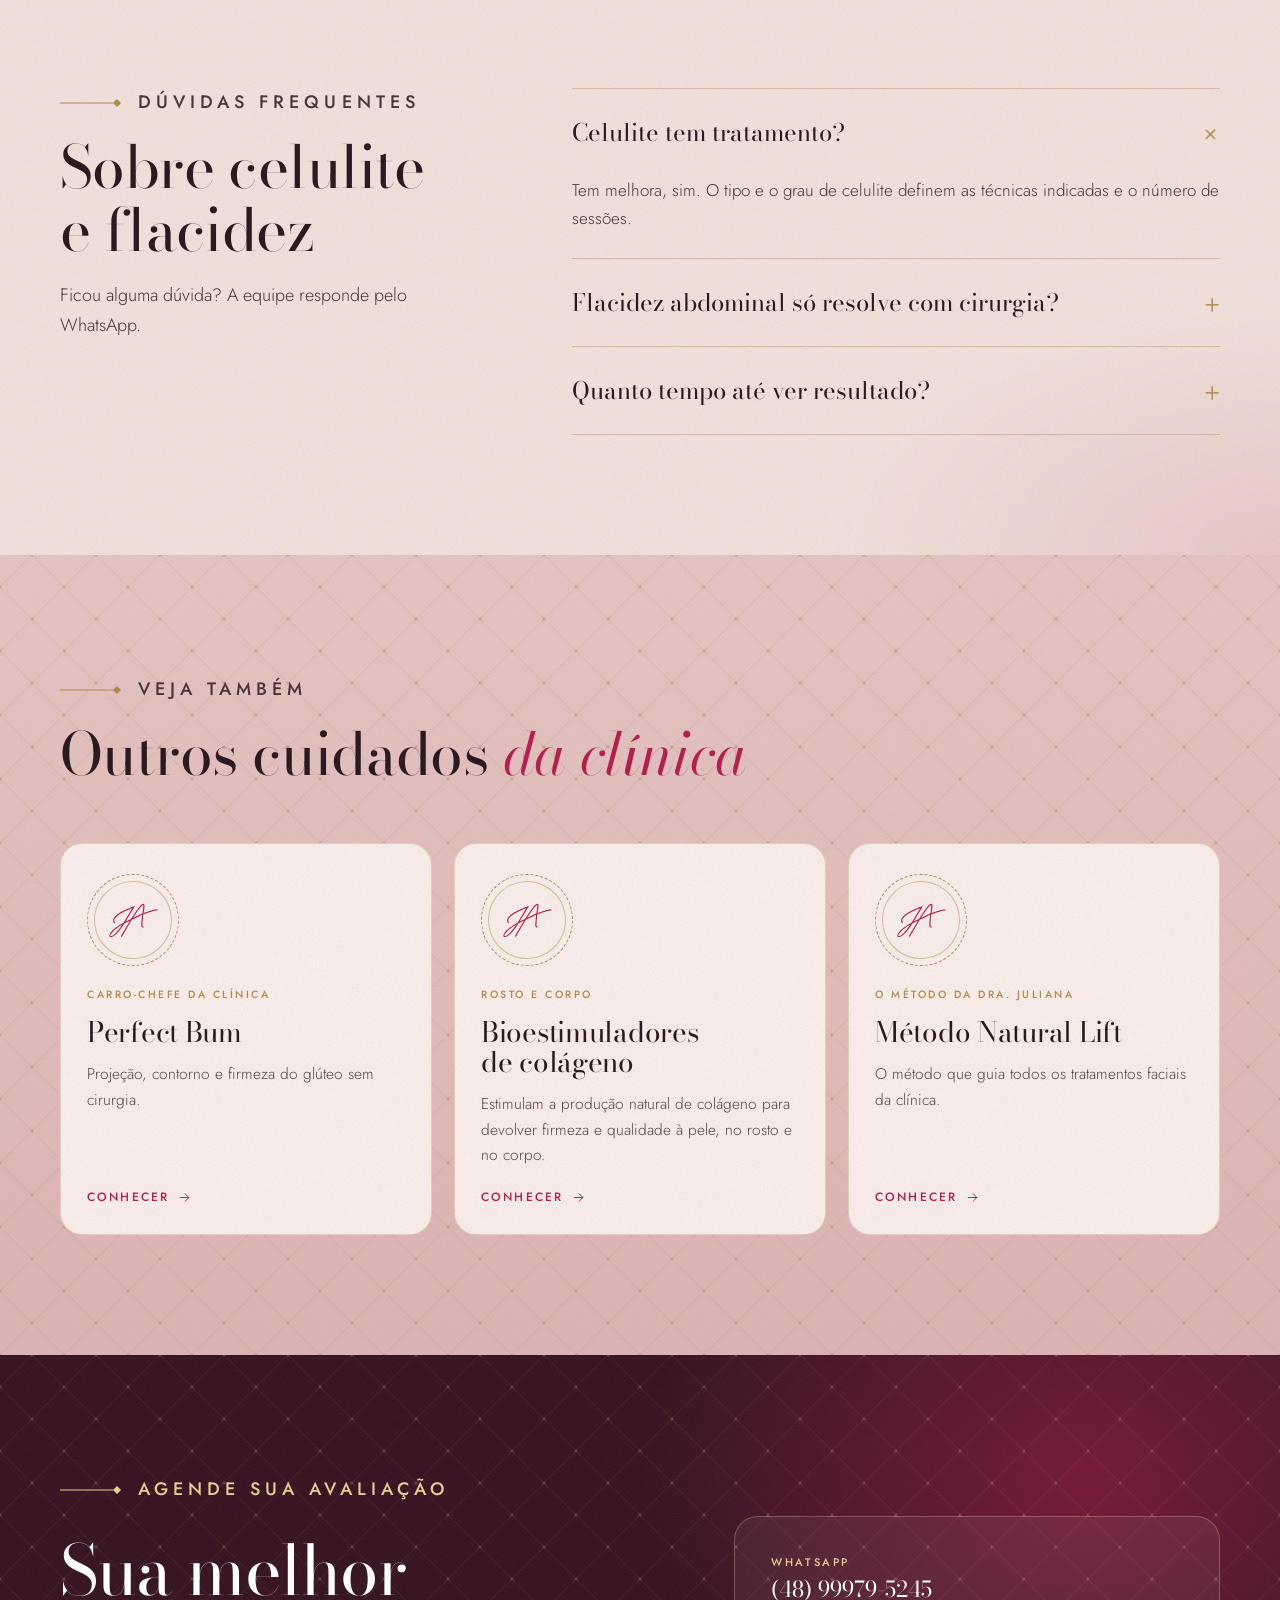
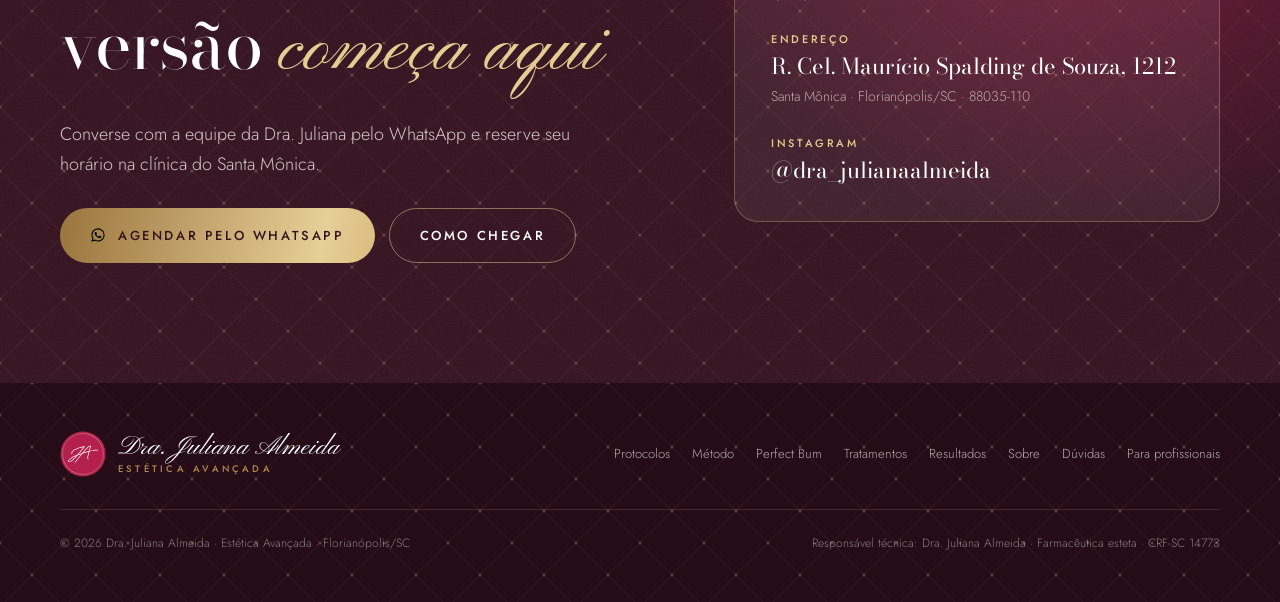
<file: celulite-e-flacidez.html>
<!doctype html>
<html lang="pt-BR">
<head>
<meta charset="utf-8">
<meta name="viewport" content="width=device-width, initial-scale=1, viewport-fit=cover">
<title>Tratamento de celulite e flacidez em Florianópolis | Dra. Juliana Almeida</title>
<meta name="description" content="Tratamento de celulite e flacidez corporal sem cirurgia: bioestimuladores, radiofrequência microagulhada e técnicas combinadas. Dra. Juliana Almeida, Florianópolis.">
<link rel="canonical" href="https://dra-juliana-site.vercel.app/celulite-e-flacidez">
<meta name="theme-color" content="#33121F">
<meta property="og:type" content="website">
<meta property="og:locale" content="pt_BR">
<meta property="og:site_name" content="Dra. Juliana Almeida · Estética Avançada">
<meta property="og:title" content="Tratamento de celulite e flacidez em Florianópolis | Dra. Juliana Almeida">
<meta property="og:description" content="Tratamento de celulite e flacidez corporal sem cirurgia: bioestimuladores, radiofrequência microagulhada e técnicas combinadas. Dra. Juliana Almeida, Florianópolis.">
<meta property="og:url" content="https://dra-juliana-site.vercel.app/celulite-e-flacidez">
<meta property="og:image" content="https://dra-juliana-site.vercel.app/img/pb-3.jpg">
<meta name="twitter:card" content="summary_large_image">
<link rel="icon" href="data:image/svg+xml,%3Csvg xmlns='http://www.w3.org/2000/svg' viewBox='0 0 100 100'%3E%3Ccircle cx='50' cy='50' r='50' fill='%23B3204F'/%3E%3Cg transform='translate%2818 31.4%29 scale%280.02316%29'%3E%3Cpath fill='%23fff' fill-rule='evenodd' d='M2743 429C2741 422 2736 424 2730 422C2724 420 2713 418 2705 416C2697 414 2692 414 2682 413C2672 412 2663 411 2644 411C2625 411 2592 412 2567 413C2542 414 2528 416 2496 419C2464 422 2416 428 2378 434C2340 440 2306 445 2266 452C2226 459 2176 468 2137 476C2098 484 2054 493 2031 498C2008 503 2006 504 1999 506C1992 508 1990 507 1988 507C1986 507 1986 505 1986 504C1986 503 1984 509 1986 500C1988 491 1987 486 1997 452C2007 418 2036 334 2048 296C2060 258 2064 244 2069 222C2074 200 2078 185 2081 167C2084 149 2086 128 2087 116C2088 104 2088 103 2087 96C2086 89 2086 79 2084 72C2082 65 2080 58 2078 53C2076 48 2074 45 2071 41C2068 37 2062 31 2057 28C2052 25 2047 23 2043 22C2039 21 2040 20 2034 20C2028 20 2016 20 2010 21C2004 22 2004 22 1997 24C1990 26 1978 30 1968 35C1958 40 1948 45 1938 51C1928 57 1920 62 1910 69C1900 76 1888 85 1876 94C1864 103 1857 108 1839 124C1821 140 1792 165 1766 190C1740 215 1720 235 1682 274C1644 313 1606 352 1540 426C1474 500 1329 667 1284 717C1239 767 1280 721 1268 725C1256 729 1232 736 1212 743C1192 750 1173 758 1145 767C1117 776 1070 792 1045 800C1020 808 1002 812 993 814C984 816 991 813 990 812C989 811 988 812 989 809C990 806 985 809 995 796C1005 783 952 850 1049 731C1146 612 1488 190 1575 81C1662 -28 1579 79 1574 79C1569 79 1563 78 1545 80C1527 82 1498 86 1467 92C1436 98 1396 108 1361 116C1326 124 1292 134 1256 143C1220 152 1186 162 1147 173C1108 184 1058 199 1019 212C980 225 942 238 910 249C878 260 856 269 830 279C804 289 784 297 757 309C730 321 694 338 668 350C642 362 622 374 603 384C584 394 572 402 557 411C542 420 529 428 514 439C499 450 479 464 466 475C453 486 446 492 435 502C424 512 411 526 402 536C393 546 386 555 379 565C372 575 366 585 360 595C354 605 348 619 345 627C342 635 341 638 339 645C337 652 335 656 334 670C333 684 333 715 333 729C333 743 335 748 336 756C337 764 338 772 340 779C342 786 343 792 345 797C347 802 350 807 352 810C354 813 356 814 358 816C360 818 363 819 367 820C371 821 376 821 381 820C386 819 393 816 397 814C401 812 402 810 404 805C406 800 408 800 406 787C404 774 396 742 394 726C392 710 393 698 394 688C395 678 396 673 398 666C400 659 401 654 405 645C409 636 418 618 424 609C430 600 434 595 439 588C444 581 447 578 456 568C465 558 481 543 494 531C507 519 519 510 535 498C551 486 570 473 590 461C610 449 637 434 655 424C673 414 680 411 696 403C712 395 730 386 754 376C778 366 808 352 840 340C872 328 906 314 945 301C984 288 1033 272 1073 259C1113 246 1148 236 1185 226C1222 216 1258 206 1297 196C1336 186 1395 172 1416 167C1437 162 1420 167 1421 167C1422 167 1426 164 1423 169C1420 174 1417 180 1401 200C1385 220 1381 227 1328 292C1275 357 1156 501 1084 589C1012 677 932 779 897 822C862 865 880 841 873 848C866 855 863 857 856 862C849 867 851 867 831 876C811 885 761 904 736 915C711 926 715 926 683 941C651 956 584 986 543 1005C502 1024 473 1038 440 1056C407 1074 368 1096 343 1111C318 1126 304 1136 288 1147C272 1158 264 1164 248 1176C232 1188 208 1208 192 1221C176 1234 170 1240 155 1254C140 1268 117 1291 102 1308C87 1325 73 1343 63 1357C53 1371 48 1379 42 1391C36 1403 30 1418 26 1428C22 1438 22 1444 21 1449C20 1454 20 1456 20 1461C20 1466 20 1472 21 1477C22 1482 24 1486 25 1490C26 1494 28 1496 30 1499C32 1502 36 1506 39 1509C42 1512 45 1514 49 1516C53 1518 56 1520 63 1522C70 1524 80 1526 91 1527C102 1528 118 1527 131 1525C144 1523 157 1520 172 1516C187 1512 205 1506 219 1500C233 1494 240 1492 258 1483C276 1474 302 1461 324 1448C346 1435 370 1420 392 1405C414 1390 429 1380 454 1360C479 1340 510 1314 543 1286C576 1258 624 1215 651 1190C678 1165 690 1154 704 1138C718 1122 726 1110 738 1096C750 1082 754 1080 779 1052C804 1024 868 952 889 928C910 904 900 915 906 911C912 907 913 906 924 902C935 898 938 900 970 889C1002 878 1082 850 1118 838C1154 826 1173 821 1187 817C1201 813 1197 814 1200 814C1203 814 1202 814 1203 815C1204 816 1206 816 1204 819C1202 822 1202 823 1194 833C1186 843 1187 840 1157 878C1127 916 1041 1027 1012 1064C983 1101 998 1080 983 1099C968 1118 983 1102 925 1175C867 1248 686 1476 636 1540C586 1604 629 1553 627 1558C625 1563 626 1564 626 1568C626 1572 628 1577 630 1580C632 1583 632 1583 635 1585C638 1587 645 1589 649 1590C653 1591 653 1591 657 1590C661 1589 667 1588 671 1586C675 1584 679 1582 683 1579C687 1576 682 1584 697 1565C712 1546 748 1497 774 1464C800 1431 768 1474 852 1367C936 1260 1205 918 1281 821C1357 724 1302 792 1308 784C1314 776 1314 777 1318 774C1322 771 1325 769 1335 766C1345 763 1305 776 1376 754C1447 732 1682 655 1759 631C1836 607 1815 615 1835 610C1855 605 1871 603 1879 602C1887 601 1882 603 1883 604C1884 605 1885 602 1884 609C1883 616 1881 618 1875 647C1869 676 1856 746 1848 781C1840 816 1836 828 1830 854C1824 880 1819 908 1812 939C1805 970 1792 1017 1786 1043C1780 1069 1779 1081 1777 1095C1775 1109 1774 1119 1774 1129C1774 1139 1774 1146 1774 1155C1774 1164 1775 1173 1777 1182C1779 1191 1782 1202 1785 1210C1788 1218 1790 1222 1795 1229C1800 1236 1808 1245 1814 1250C1820 1255 1824 1258 1828 1261C1832 1264 1832 1264 1837 1266C1842 1268 1850 1270 1855 1271C1860 1272 1861 1272 1865 1271C1869 1270 1875 1269 1878 1268C1881 1267 1883 1265 1885 1263C1887 1261 1888 1257 1889 1254C1890 1251 1891 1249 1891 1246C1891 1243 1892 1239 1891 1235C1890 1231 1890 1228 1884 1224C1878 1220 1865 1214 1858 1208C1851 1202 1846 1196 1843 1191C1840 1186 1839 1184 1838 1179C1837 1174 1835 1168 1835 1160C1835 1152 1836 1136 1837 1128C1838 1120 1839 1121 1841 1110C1843 1099 1845 1076 1847 1063C1849 1050 1842 1078 1853 1030C1864 982 1898 840 1913 773C1928 706 1936 659 1942 631C1948 603 1947 611 1950 604C1953 597 1955 593 1958 589C1961 585 1963 582 1967 579C1971 576 1975 573 1980 571C1985 569 1976 570 1997 565C2018 560 2080 550 2108 544C2136 538 2136 536 2166 530C2196 524 2267 512 2289 508C2311 504 2279 510 2296 508C2313 506 2363 497 2391 493C2419 489 2441 486 2464 484C2487 482 2488 479 2529 478C2570 477 2675 479 2708 478C2741 477 2720 475 2725 473C2730 471 2737 468 2740 466C2743 464 2742 469 2743 463C2744 457 2745 436 2743 429ZM759 978C760 979 774 964 756 984C738 1004 682 1064 653 1095C624 1126 599 1150 580 1169C561 1188 555 1194 538 1209C521 1224 496 1247 478 1262C460 1277 458 1280 431 1300C404 1320 341 1366 316 1385C291 1404 291 1403 279 1411C267 1419 259 1424 246 1431C233 1438 216 1446 203 1452C190 1458 178 1462 165 1466C152 1470 136 1474 125 1475C114 1476 104 1476 97 1475C90 1474 88 1473 85 1471C82 1469 79 1467 77 1464C75 1461 74 1458 73 1455C72 1452 72 1449 73 1444C74 1439 75 1434 79 1426C83 1418 89 1408 96 1398C103 1388 110 1379 122 1366C134 1353 155 1330 168 1318C181 1306 184 1303 198 1291C212 1279 238 1258 255 1245C272 1232 284 1223 300 1212C316 1201 331 1190 351 1177C371 1164 399 1146 422 1132C445 1118 464 1107 487 1094C510 1081 539 1066 562 1054C585 1042 604 1034 625 1024C646 1014 669 1005 690 997C711 989 742 980 753 977C764 974 758 977 759 978ZM2023 82C2023 88 2023 104 2022 114C2021 124 2022 122 2019 140C2016 158 2010 193 2004 220C1998 247 1990 274 1983 300C1976 326 1968 349 1959 378C1950 407 1933 453 1926 475C1919 497 1919 501 1917 509C1915 517 1916 520 1915 524C1914 528 1918 528 1912 530C1906 532 1894 532 1877 536C1860 540 1841 544 1808 554C1775 564 1739 574 1677 593C1615 612 1482 654 1437 668C1392 682 1415 674 1410 675C1405 676 1406 674 1406 672C1406 670 1406 670 1412 663C1418 656 1427 650 1442 633C1457 616 1484 587 1503 564C1522 541 1539 520 1559 497C1579 474 1592 460 1621 429C1650 398 1692 355 1732 314C1772 273 1834 211 1861 185C1888 159 1881 170 1896 158C1911 146 1931 125 1951 112C1971 99 2005 85 2017 80C2029 75 2020 80 2021 80C2022 80 2023 76 2023 82Z'/%3E%3C/g%3E%3C/svg%3E">
<link rel="preconnect" href="https://fonts.googleapis.com">
<link rel="preconnect" href="https://fonts.gstatic.com" crossorigin>
<link rel="stylesheet" href="https://fonts.googleapis.com/css2?family=Bodoni+Moda:ital,opsz,wght@0,6..96,400;0,6..96,500;1,6..96,400;1,6..96,500&family=Jost:wght@300;400;500&family=Pinyon+Script&display=swap">
<link rel="stylesheet" href="assets/site.css">
<script type="application/ld+json">{"@context": "https://schema.org", "@type": "FAQPage", "mainEntity": [{"@type": "Question", "name": "Celulite tem tratamento?", "acceptedAnswer": {"@type": "Answer", "text": "Tem melhora, sim. O tipo e o grau de celulite definem as técnicas indicadas e o número de sessões."}}, {"@type": "Question", "name": "Flacidez abdominal só resolve com cirurgia?", "acceptedAnswer": {"@type": "Answer", "text": "Nem sempre. Em muitos casos, técnicas como bioestimuladores e radiofrequência melhoram bastante a firmeza. A avaliação diz o que é possível no seu caso."}}, {"@type": "Question", "name": "Quanto tempo até ver resultado?", "acceptedAnswer": {"@type": "Answer", "text": "A melhora costuma ser progressiva ao longo das sessões. A previsão é feita na avaliação."}}]}</script>
<script type="application/ld+json">{"@context": "https://schema.org", "@type": "Service", "name": "Celulite e flacidez", "description": "Tratamento de celulite e flacidez corporal sem cirurgia: bioestimuladores, radiofrequência microagulhada e técnicas combinadas. Dra. Juliana Almeida, Florianópolis.", "areaServed": "Florianópolis, SC", "provider": {"@type": "BeautySalon", "name": "Dra. Juliana Almeida - Estética Avançada", "url": "https://dra-juliana-site.vercel.app", "telephone": "+55 48 99979-5245", "image": "https://dra-juliana-site.vercel.app/img/juliana-retrato.jpg", "address": {"@type": "PostalAddress", "streetAddress": "R. Cel. Maurício Spalding de Souza, 1212", "addressLocality": "Florianópolis", "addressRegion": "SC", "postalCode": "88035-110", "addressCountry": "BR"}, "aggregateRating": {"@type": "AggregateRating", "ratingValue": "4.9", "reviewCount": "85"}, "sameAs": ["https://www.instagram.com/dra_julianaalmeida/"]}, "url": "https://dra-juliana-site.vercel.app/celulite-e-flacidez"}</script>
<script type="application/ld+json">{"@context": "https://schema.org", "@type": "BreadcrumbList", "itemListElement": [{"@type": "ListItem", "position": 1, "name": "Início", "item": "https://dra-juliana-site.vercel.app/"}, {"@type": "ListItem", "position": 2, "name": "Tratamentos", "item": "https://dra-juliana-site.vercel.app/#tratamentos"}, {"@type": "ListItem", "position": 3, "name": "Celulite e flacidez", "item": "https://dra-juliana-site.vercel.app/celulite-e-flacidez"}]}</script>
</head>
<body>
<svg width="0" height="0" style="position:absolute" aria-hidden="true">
  <defs>
    <linearGradient id="g-gold" x1="0" y1="0" x2="1" y2="1">
      <stop offset="0" stop-color="#9A753D"/><stop offset=".45" stop-color="#E7CF97"/><stop offset="1" stop-color="#A8834A"/>
    </linearGradient>
  </defs>
  <symbol id="ja-mark" viewBox="0 0 2763 1610"><path fill="currentColor" fill-rule="evenodd" d="M2743 429C2741 422 2736 424 2730 422C2724 420 2713 418 2705 416C2697 414 2692 414 2682 413C2672 412 2663 411 2644 411C2625 411 2592 412 2567 413C2542 414 2528 416 2496 419C2464 422 2416 428 2378 434C2340 440 2306 445 2266 452C2226 459 2176 468 2137 476C2098 484 2054 493 2031 498C2008 503 2006 504 1999 506C1992 508 1990 507 1988 507C1986 507 1986 505 1986 504C1986 503 1984 509 1986 500C1988 491 1987 486 1997 452C2007 418 2036 334 2048 296C2060 258 2064 244 2069 222C2074 200 2078 185 2081 167C2084 149 2086 128 2087 116C2088 104 2088 103 2087 96C2086 89 2086 79 2084 72C2082 65 2080 58 2078 53C2076 48 2074 45 2071 41C2068 37 2062 31 2057 28C2052 25 2047 23 2043 22C2039 21 2040 20 2034 20C2028 20 2016 20 2010 21C2004 22 2004 22 1997 24C1990 26 1978 30 1968 35C1958 40 1948 45 1938 51C1928 57 1920 62 1910 69C1900 76 1888 85 1876 94C1864 103 1857 108 1839 124C1821 140 1792 165 1766 190C1740 215 1720 235 1682 274C1644 313 1606 352 1540 426C1474 500 1329 667 1284 717C1239 767 1280 721 1268 725C1256 729 1232 736 1212 743C1192 750 1173 758 1145 767C1117 776 1070 792 1045 800C1020 808 1002 812 993 814C984 816 991 813 990 812C989 811 988 812 989 809C990 806 985 809 995 796C1005 783 952 850 1049 731C1146 612 1488 190 1575 81C1662 -28 1579 79 1574 79C1569 79 1563 78 1545 80C1527 82 1498 86 1467 92C1436 98 1396 108 1361 116C1326 124 1292 134 1256 143C1220 152 1186 162 1147 173C1108 184 1058 199 1019 212C980 225 942 238 910 249C878 260 856 269 830 279C804 289 784 297 757 309C730 321 694 338 668 350C642 362 622 374 603 384C584 394 572 402 557 411C542 420 529 428 514 439C499 450 479 464 466 475C453 486 446 492 435 502C424 512 411 526 402 536C393 546 386 555 379 565C372 575 366 585 360 595C354 605 348 619 345 627C342 635 341 638 339 645C337 652 335 656 334 670C333 684 333 715 333 729C333 743 335 748 336 756C337 764 338 772 340 779C342 786 343 792 345 797C347 802 350 807 352 810C354 813 356 814 358 816C360 818 363 819 367 820C371 821 376 821 381 820C386 819 393 816 397 814C401 812 402 810 404 805C406 800 408 800 406 787C404 774 396 742 394 726C392 710 393 698 394 688C395 678 396 673 398 666C400 659 401 654 405 645C409 636 418 618 424 609C430 600 434 595 439 588C444 581 447 578 456 568C465 558 481 543 494 531C507 519 519 510 535 498C551 486 570 473 590 461C610 449 637 434 655 424C673 414 680 411 696 403C712 395 730 386 754 376C778 366 808 352 840 340C872 328 906 314 945 301C984 288 1033 272 1073 259C1113 246 1148 236 1185 226C1222 216 1258 206 1297 196C1336 186 1395 172 1416 167C1437 162 1420 167 1421 167C1422 167 1426 164 1423 169C1420 174 1417 180 1401 200C1385 220 1381 227 1328 292C1275 357 1156 501 1084 589C1012 677 932 779 897 822C862 865 880 841 873 848C866 855 863 857 856 862C849 867 851 867 831 876C811 885 761 904 736 915C711 926 715 926 683 941C651 956 584 986 543 1005C502 1024 473 1038 440 1056C407 1074 368 1096 343 1111C318 1126 304 1136 288 1147C272 1158 264 1164 248 1176C232 1188 208 1208 192 1221C176 1234 170 1240 155 1254C140 1268 117 1291 102 1308C87 1325 73 1343 63 1357C53 1371 48 1379 42 1391C36 1403 30 1418 26 1428C22 1438 22 1444 21 1449C20 1454 20 1456 20 1461C20 1466 20 1472 21 1477C22 1482 24 1486 25 1490C26 1494 28 1496 30 1499C32 1502 36 1506 39 1509C42 1512 45 1514 49 1516C53 1518 56 1520 63 1522C70 1524 80 1526 91 1527C102 1528 118 1527 131 1525C144 1523 157 1520 172 1516C187 1512 205 1506 219 1500C233 1494 240 1492 258 1483C276 1474 302 1461 324 1448C346 1435 370 1420 392 1405C414 1390 429 1380 454 1360C479 1340 510 1314 543 1286C576 1258 624 1215 651 1190C678 1165 690 1154 704 1138C718 1122 726 1110 738 1096C750 1082 754 1080 779 1052C804 1024 868 952 889 928C910 904 900 915 906 911C912 907 913 906 924 902C935 898 938 900 970 889C1002 878 1082 850 1118 838C1154 826 1173 821 1187 817C1201 813 1197 814 1200 814C1203 814 1202 814 1203 815C1204 816 1206 816 1204 819C1202 822 1202 823 1194 833C1186 843 1187 840 1157 878C1127 916 1041 1027 1012 1064C983 1101 998 1080 983 1099C968 1118 983 1102 925 1175C867 1248 686 1476 636 1540C586 1604 629 1553 627 1558C625 1563 626 1564 626 1568C626 1572 628 1577 630 1580C632 1583 632 1583 635 1585C638 1587 645 1589 649 1590C653 1591 653 1591 657 1590C661 1589 667 1588 671 1586C675 1584 679 1582 683 1579C687 1576 682 1584 697 1565C712 1546 748 1497 774 1464C800 1431 768 1474 852 1367C936 1260 1205 918 1281 821C1357 724 1302 792 1308 784C1314 776 1314 777 1318 774C1322 771 1325 769 1335 766C1345 763 1305 776 1376 754C1447 732 1682 655 1759 631C1836 607 1815 615 1835 610C1855 605 1871 603 1879 602C1887 601 1882 603 1883 604C1884 605 1885 602 1884 609C1883 616 1881 618 1875 647C1869 676 1856 746 1848 781C1840 816 1836 828 1830 854C1824 880 1819 908 1812 939C1805 970 1792 1017 1786 1043C1780 1069 1779 1081 1777 1095C1775 1109 1774 1119 1774 1129C1774 1139 1774 1146 1774 1155C1774 1164 1775 1173 1777 1182C1779 1191 1782 1202 1785 1210C1788 1218 1790 1222 1795 1229C1800 1236 1808 1245 1814 1250C1820 1255 1824 1258 1828 1261C1832 1264 1832 1264 1837 1266C1842 1268 1850 1270 1855 1271C1860 1272 1861 1272 1865 1271C1869 1270 1875 1269 1878 1268C1881 1267 1883 1265 1885 1263C1887 1261 1888 1257 1889 1254C1890 1251 1891 1249 1891 1246C1891 1243 1892 1239 1891 1235C1890 1231 1890 1228 1884 1224C1878 1220 1865 1214 1858 1208C1851 1202 1846 1196 1843 1191C1840 1186 1839 1184 1838 1179C1837 1174 1835 1168 1835 1160C1835 1152 1836 1136 1837 1128C1838 1120 1839 1121 1841 1110C1843 1099 1845 1076 1847 1063C1849 1050 1842 1078 1853 1030C1864 982 1898 840 1913 773C1928 706 1936 659 1942 631C1948 603 1947 611 1950 604C1953 597 1955 593 1958 589C1961 585 1963 582 1967 579C1971 576 1975 573 1980 571C1985 569 1976 570 1997 565C2018 560 2080 550 2108 544C2136 538 2136 536 2166 530C2196 524 2267 512 2289 508C2311 504 2279 510 2296 508C2313 506 2363 497 2391 493C2419 489 2441 486 2464 484C2487 482 2488 479 2529 478C2570 477 2675 479 2708 478C2741 477 2720 475 2725 473C2730 471 2737 468 2740 466C2743 464 2742 469 2743 463C2744 457 2745 436 2743 429ZM759 978C760 979 774 964 756 984C738 1004 682 1064 653 1095C624 1126 599 1150 580 1169C561 1188 555 1194 538 1209C521 1224 496 1247 478 1262C460 1277 458 1280 431 1300C404 1320 341 1366 316 1385C291 1404 291 1403 279 1411C267 1419 259 1424 246 1431C233 1438 216 1446 203 1452C190 1458 178 1462 165 1466C152 1470 136 1474 125 1475C114 1476 104 1476 97 1475C90 1474 88 1473 85 1471C82 1469 79 1467 77 1464C75 1461 74 1458 73 1455C72 1452 72 1449 73 1444C74 1439 75 1434 79 1426C83 1418 89 1408 96 1398C103 1388 110 1379 122 1366C134 1353 155 1330 168 1318C181 1306 184 1303 198 1291C212 1279 238 1258 255 1245C272 1232 284 1223 300 1212C316 1201 331 1190 351 1177C371 1164 399 1146 422 1132C445 1118 464 1107 487 1094C510 1081 539 1066 562 1054C585 1042 604 1034 625 1024C646 1014 669 1005 690 997C711 989 742 980 753 977C764 974 758 977 759 978ZM2023 82C2023 88 2023 104 2022 114C2021 124 2022 122 2019 140C2016 158 2010 193 2004 220C1998 247 1990 274 1983 300C1976 326 1968 349 1959 378C1950 407 1933 453 1926 475C1919 497 1919 501 1917 509C1915 517 1916 520 1915 524C1914 528 1918 528 1912 530C1906 532 1894 532 1877 536C1860 540 1841 544 1808 554C1775 564 1739 574 1677 593C1615 612 1482 654 1437 668C1392 682 1415 674 1410 675C1405 676 1406 674 1406 672C1406 670 1406 670 1412 663C1418 656 1427 650 1442 633C1457 616 1484 587 1503 564C1522 541 1539 520 1559 497C1579 474 1592 460 1621 429C1650 398 1692 355 1732 314C1772 273 1834 211 1861 185C1888 159 1881 170 1896 158C1911 146 1931 125 1951 112C1971 99 2005 85 2017 80C2029 75 2020 80 2021 80C2022 80 2023 76 2023 82Z"/></symbol>
  <symbol id="i-wa" viewBox="0 0 24 24"><path d="M12.04 2C6.58 2 2.13 6.45 2.13 11.91c0 1.75.46 3.45 1.32 4.95L2.05 22l5.25-1.38a9.9 9.9 0 0 0 4.74 1.21h.01c5.46 0 9.91-4.45 9.91-9.91A9.85 9.85 0 0 0 12.04 2zm0 18.15h-.01a8.2 8.2 0 0 1-4.19-1.15l-.3-.18-3.12.82.83-3.04-.2-.31a8.2 8.2 0 0 1-1.26-4.38c0-4.54 3.7-8.23 8.25-8.23a8.2 8.2 0 0 1 8.23 8.24c0 4.54-3.7 8.23-8.23 8.23zm4.52-6.16c-.25-.12-1.47-.72-1.69-.81-.23-.08-.39-.12-.56.13-.16.25-.64.81-.79.97-.14.17-.29.19-.54.06-.25-.12-1.05-.39-1.99-1.23-.74-.66-1.23-1.47-1.38-1.72-.14-.25-.02-.38.11-.51.11-.11.25-.29.37-.43.13-.15.17-.25.25-.42.08-.17.04-.31-.02-.43-.06-.13-.56-1.34-.76-1.84-.2-.48-.41-.42-.56-.43h-.48a.92.92 0 0 0-.66.31c-.23.25-.87.85-.87 2.07 0 1.22.89 2.4 1.01 2.56.12.17 1.75 2.67 4.23 3.74.59.26 1.05.41 1.41.52.59.19 1.13.16 1.56.1.48-.07 1.47-.6 1.67-1.18.21-.58.21-1.07.14-1.18-.06-.1-.22-.16-.47-.29z"/></symbol>
  <symbol id="i-arrow" viewBox="0 0 24 24"><path d="M5 12h14M13 6l6 6-6 6" fill="none" stroke="currentColor" stroke-width="1.5" stroke-linecap="round" stroke-linejoin="round"/></symbol>
  <symbol id="i-play" viewBox="0 0 24 24"><path d="M6 4l14 8-14 8z"/></symbol>
</svg>
<header class="site-header">
  <div class="wrap">
    <nav class="nav" aria-label="Principal">
      <a class="brand" href="/" aria-label="Dra. Juliana Almeida, início">
        <svg class="brand-badge" viewBox="0 0 100 100" aria-hidden="true">
          <circle cx="50" cy="50" r="49" fill="#B3204F"/>
          <circle cx="50" cy="50" r="44.5" fill="none" stroke="url(#g-gold)" stroke-width="1"/>
          <use href="#ja-mark" x="17" y="31" width="66" height="38.5" color="#fff"/>
        </svg>
        <span class="brand-name"><span class="script">Dra. Juliana Almeida</span><small>Estética Avançada</small></span>
      </a>
      <ul class="nav-links">
        <li><a href="/#protocolos">Protocolos</a></li>
        <li><a href="/#perfect-bum">Perfect Bum</a></li>
        <li><a href="/#tratamentos">Tratamentos</a></li>
        <li><a href="/#resultados">Resultados</a></li>
        <li><a href="/#sobre">Sobre</a></li>
        <li><a href="/#avaliacoes">Avaliações</a></li>
      </ul>
      <a class="btn btn-primary" data-wa="Olá, Dra. Juliana! Vim pelo site e gostaria de agendar uma avaliação." href="/#contato">Agendar avaliação</a>
      <button class="menu-toggle" id="menu-toggle" aria-expanded="false" aria-controls="mobile-menu" aria-label="Abrir menu">
        <svg viewBox="0 0 24 24" fill="none" stroke="currentColor" stroke-width="1.5" stroke-linecap="round"><path d="M4 8h16M4 16h16"/></svg>
      </button>
    </nav>
  </div>
  <div class="mobile-menu" id="mobile-menu" hidden>
    <div class="wrap">
      <ul>
        <li><a href="/#protocolos">Protocolos assinatura</a></li>
        <li><a href="/#metodo">Método Natural Lift</a></li>
        <li><a href="/#perfect-bum">Perfect Bum</a></li>
        <li><a href="/#tratamentos">Tratamentos</a></li>
        <li><a href="/#resultados">Resultados</a></li>
        <li><a href="/#sobre">Sobre a Dra.</a></li>
        <li><a href="/#clinica">A clínica</a></li>
        <li><a href="/#avaliacoes">Avaliações</a></li>
        <li><a href="/#profissionais">Para profissionais</a></li>
        <li><a href="/#contato">Contato</a></li>
      </ul>
      <a class="btn btn-primary" data-wa="Olá, Dra. Juliana! Vim pelo site e gostaria de agendar uma avaliação." href="/#contato"><svg><use href="#i-wa"/></svg>Agendar pelo WhatsApp</a>
    </div>
  </div>
</header>
<main>
  <section class="p-hero">
    <div class="wrap">
      <div class="p-hero-grid">
        <div class="p-hero-copy">
          <nav class="crumb" aria-label="Você está em"><a href="/">Início</a><span>·</span><a href="/#tratamentos">Tratamentos</a><span>·</span><span>Celulite e flacidez</span></nav>
          <p class="eyebrow rule">Corpo</p>
          <h1>Celulite e <em>flacidez</em></h1>
          <p class="lead">Protocolos combinados para uma pele mais lisa, firme e uniforme no abdômen, nos glúteos, nas coxas e nos braços, sem cirurgia.</p>
          <div class="row"><a class="btn btn-gold" data-wa="Olá, Dra. Juliana! Vim pelo site e tenho interesse em tratamento de celulite e flacidez." href="#contato"><svg><use href="#i-wa"/></svg>Agendar avaliação</a><a class="btn btn-ghost" href="#como-funciona">Como funciona</a></div>
        </div>
        <figure class="p-hero-photo"><img src="img/pb-3.jpg" alt="Celulite e flacidez com a Dra. Juliana Almeida" style="object-position:50% 30%" fetchpriority="high"></figure>
      </div>
      <dl class="p-facts"><div><dt>Áreas</dt><dd>Abdômen, glúteos, coxas, braços</dd></div><div><dt>Técnicas</dt><dd>Combinadas conforme o caso</dd></div><div><dt>Cirurgia</dt><dd>Não</dd></div><div><dt>Plano</dt><dd>Sessões definidas na avaliação</dd></div></dl>
    </div>
  </section>

  <section class="section p-light" id="para-quem">
    <div class="wrap p-two">
      <div class="section-head"><p class="eyebrow rule">Para quem é</p><h2>Indicado para <em>você</em> que…</h2><p>A indicação final é sempre feita na avaliação, com a Dra. Juliana.</p></div>
      <ul class="p-checks"><li>Se incomoda com celulite</li><li>Sente flacidez depois de emagrecer ou com o tempo</li><li>Quer melhorar a textura da pele do corpo</li><li>Busca alternativa sem cirurgia</li></ul>
    </div>
  </section>

  <div class="orn" aria-hidden="true"><span><svg class="ja" viewBox="0 0 2763 1610" aria-hidden="true"><use href="#ja-mark"/></svg></span></div>

  <section class="section p-light" id="como-funciona">
    <div class="wrap metodo-grid">
      <div class="section-head metodo-head"><p class="eyebrow rule">Como funciona</p><h2>Do primeiro olhar ao <em>resultado</em></h2><p>Cada etapa segue o Método Natural Lift: realçar sem transformar.</p></div>
      <ol class="steps"><li class="step"><span class="step-n">i.</span><div><h3>Avaliação corporal</h3><p>Análise do tipo de celulite, do grau de flacidez e das áreas a tratar.</p></div></li><li class="step"><span class="step-n">ii.</span><div><h3>Protocolo combinado</h3><p>Bioestimuladores, radiofrequência microagulhada e outras técnicas, escolhidas para o seu caso.</p></div></li><li class="step"><span class="step-n">iii.</span><div><h3>Acompanhamento</h3><p>Sessões programadas e retornos para avaliar a evolução.</p></div></li></ol>
    </div>
  </section>

  <section class="section results p-media" id="resultados">
    <div class="wrap">
      <div class="section-head"><p class="eyebrow rule">Resultados</p><h2>Veja de perto, <em>sem filtro</em></h2></div>
      <p class="sub-label">Em vídeo <small>Toque para ouvir a Dra. Juliana</small></p><div class="reels" style="--n:3"><div class="reel vplayer" data-src="videos/celulite.mp4"><video muted loop playsinline preload="none" poster="img/poster-celulite.jpg"></video><span class="vp-mute" aria-hidden="true"><svg viewBox="0 0 24 24" fill="none" stroke="currentColor" stroke-width="1.6" stroke-linecap="round" stroke-linejoin="round"><path d="M11 5 6 9H3v6h3l5 4z"/><path d="m22 9-6 6M16 9l6 6"/></svg>Sem som</span><span class="vp-spin" aria-hidden="true"></span><span class="vp-bar" aria-hidden="true"><i></i></span><button class="vp-overlay" aria-label="Assistir com som: Celulite no glúteo"><span class="reel-info"><small>Corpo</small><b>Celulite no glúteo</b><span class="mini-play"><i><svg><use href="#i-play"/></svg></i>Assistir</span></span></button></div><div class="reel vplayer" data-src="videos/flacidez-abdominal.mp4"><video muted loop playsinline preload="none" poster="img/poster-flacidez.jpg"></video><span class="vp-mute" aria-hidden="true"><svg viewBox="0 0 24 24" fill="none" stroke="currentColor" stroke-width="1.6" stroke-linecap="round" stroke-linejoin="round"><path d="M11 5 6 9H3v6h3l5 4z"/><path d="m22 9-6 6M16 9l6 6"/></svg>Sem som</span><span class="vp-spin" aria-hidden="true"></span><span class="vp-bar" aria-hidden="true"><i></i></span><button class="vp-overlay" aria-label="Assistir com som: Flacidez abdominal sem cirurgia"><span class="reel-info"><small>Corpo</small><b>Flacidez abdominal sem cirurgia</b><span class="mini-play"><i><svg><use href="#i-play"/></svg></i>Assistir</span></span></button></div><div class="reel vplayer" data-src="videos/radiofrequencia.mp4"><video muted loop playsinline preload="none" poster="img/poster-radiofrequencia.jpg"></video><span class="vp-mute" aria-hidden="true"><svg viewBox="0 0 24 24" fill="none" stroke="currentColor" stroke-width="1.6" stroke-linecap="round" stroke-linejoin="round"><path d="M11 5 6 9H3v6h3l5 4z"/><path d="m22 9-6 6M16 9l6 6"/></svg>Sem som</span><span class="vp-spin" aria-hidden="true"></span><span class="vp-bar" aria-hidden="true"><i></i></span><button class="vp-overlay" aria-label="Assistir com som: Radiofrequência microagulhada"><span class="reel-info"><small>Tecnologia</small><b>Radiofrequência microagulhada</b><span class="mini-play"><i><svg><use href="#i-play"/></svg></i>Assistir</span></span></button></div></div>
      <p class="disclaimer">Os resultados variam de pessoa para pessoa. Imagens divulgadas com autorização das pacientes.</p>
    </div>
  </section>
  <section class="section faq" id="duvidas">
    <div class="wrap faq-grid">
      <div class="section-head"><p class="eyebrow rule">Dúvidas frequentes</p><h2>Sobre celulite e flacidez</h2><p>Ficou alguma dúvida? A equipe responde pelo WhatsApp.</p></div>
      <div class="faq-list"><details open><summary>Celulite tem tratamento?</summary><p>Tem melhora, sim. O tipo e o grau de celulite definem as técnicas indicadas e o número de sessões.</p></details><details><summary>Flacidez abdominal só resolve com cirurgia?</summary><p>Nem sempre. Em muitos casos, técnicas como bioestimuladores e radiofrequência melhoram bastante a firmeza. A avaliação diz o que é possível no seu caso.</p></details><details><summary>Quanto tempo até ver resultado?</summary><p>A melhora costuma ser progressiva ao longo das sessões. A previsão é feita na avaliação.</p></details></div>
    </div>
  </section>

  <section class="section protocols">
    <div class="wrap">
      <div class="section-head"><p class="eyebrow rule">Veja também</p><h2>Outros cuidados <em>da clínica</em></h2></div>
      <div class="proto-grid p-related"><a class="proto" href="perfect-bum"><span class="stamp"><svg class="ja" viewBox="0 0 2763 1610" aria-hidden="true"><use href="#ja-mark"/></svg></span><small>Carro-chefe da clínica</small><h3>Perfect Bum</h3><p>Projeção, contorno e firmeza do glúteo sem cirurgia.</p><span class="more">Conhecer <svg><use href="#i-arrow"/></svg></span></a><a class="proto" href="bioestimuladores"><span class="stamp"><svg class="ja" viewBox="0 0 2763 1610" aria-hidden="true"><use href="#ja-mark"/></svg></span><small>Rosto e corpo</small><h3>Bioestimuladores de colágeno</h3><p>Estimulam a produção natural de colágeno para devolver firmeza e qualidade à pele, no rosto e no corpo.</p><span class="more">Conhecer <svg><use href="#i-arrow"/></svg></span></a><a class="proto" href="natural-lift"><span class="stamp"><svg class="ja" viewBox="0 0 2763 1610" aria-hidden="true"><use href="#ja-mark"/></svg></span><small>O método da Dra. Juliana</small><h3>Método Natural Lift</h3><p>O método que guia todos os tratamentos faciais da clínica.</p><span class="more">Conhecer <svg><use href="#i-arrow"/></svg></span></a></div>
    </div>
  </section>

  <section class="cta" id="contato">
    <div class="wrap cta-grid">
      <div class="cta-copy">
        <p class="eyebrow rule" style="color:var(--gold-hi)">Agende sua avaliação</p>
        <h2>Sua melhor versão <span class="script">começa aqui</span></h2>
        <p>Converse com a equipe da Dra. Juliana pelo WhatsApp e reserve seu horário na clínica do Santa Mônica.</p>
        <div class="row">
          <a class="btn btn-gold" data-wa="Olá, Dra. Juliana! Vim pelo site e gostaria de agendar uma avaliação." href="#contato"><svg><use href="#i-wa"/></svg>Agendar pelo WhatsApp</a>
          <a class="btn btn-ghost" href="https://www.google.com/maps/search/?api=1&query=R.+Cel.+Maur%C3%ADcio+Spalding+de+Souza%2C+1212+-+Santa+Monica%2C+Florian%C3%B3polis+-+SC" target="_blank" rel="noopener">Como chegar</a>
        </div>
      </div>
      <div class="contact-card">
        <div><small>WhatsApp</small><a data-wa="Olá, Dra. Juliana! Vim pelo site e gostaria de agendar uma avaliação." href="#contato">(48) 99979-5245</a></div>
        <div><small>Endereço</small><p>R. Cel. Maurício Spalding de Souza, 1212</p><span class="sub">Santa Mônica · Florianópolis/SC · 88035-110</span></div>
        <div><small>Instagram</small><a href="https://www.instagram.com/dra_julianaalmeida/" target="_blank" rel="noopener">@dra_julianaalmeida</a></div>
      </div>
    </div>
  </section>
</main>
<footer class="site-footer">
  <div class="wrap">
    <div class="foot">
      <a class="brand" href="/" aria-label="Voltar ao início">
        <svg class="brand-badge" viewBox="0 0 100 100" aria-hidden="true"><circle cx="50" cy="50" r="49" fill="#B3204F"/><circle cx="50" cy="50" r="44.5" fill="none" stroke="url(#g-gold)" stroke-width="1"/><use href="#ja-mark" x="17" y="31" width="66" height="38.5" color="#fff"/></svg>
        <span class="brand-name"><span class="script">Dra. Juliana Almeida</span><small>Estética Avançada</small></span>
      </a>
      <nav aria-label="Rodapé">
        <a href="/#protocolos">Protocolos</a><a href="/#metodo">Método</a><a href="/#perfect-bum">Perfect Bum</a><a href="/#tratamentos">Tratamentos</a><a href="/#resultados">Resultados</a><a href="/#sobre">Sobre</a><a href="/#duvidas">Dúvidas</a><a href="/#profissionais">Para profissionais</a>
      </nav>
    </div>
    <div class="foot-legal">
      <span>© <span id="year">2026</span> Dra. Juliana Almeida · Estética Avançada · Florianópolis/SC</span>
      <span>Responsável técnica: Dra. Juliana Almeida · Farmacêutica esteta · CRF-SC 14773</span>
    </div>
  </div>
</footer>
<a class="wa-float" data-wa="Olá, Dra. Juliana! Vim pelo site e tenho interesse em tratamento de celulite e flacidez." href="#contato" aria-label="Falar no WhatsApp"><i><svg><use href="#i-wa"/></svg></i><span>Agende pelo WhatsApp</span></a>
<script src="assets/site.js"></script>
</body>
</html>
</file>
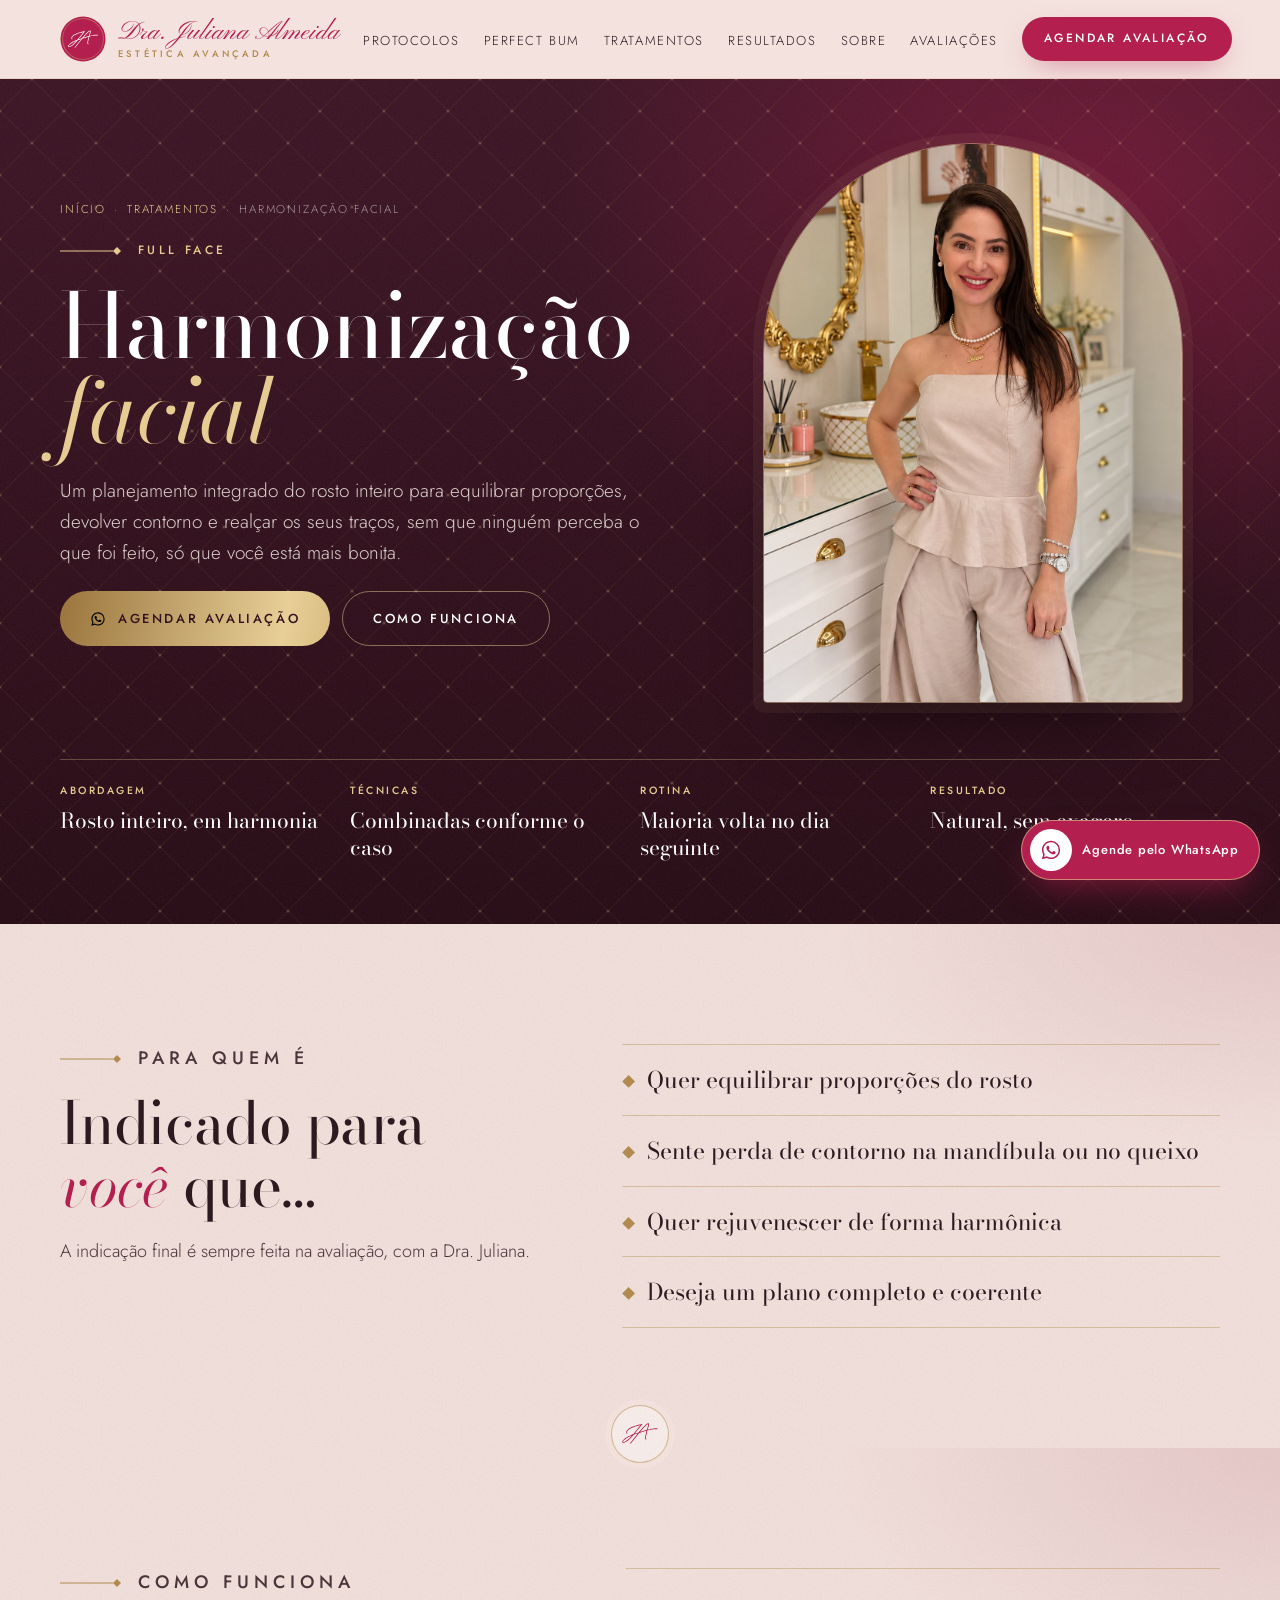
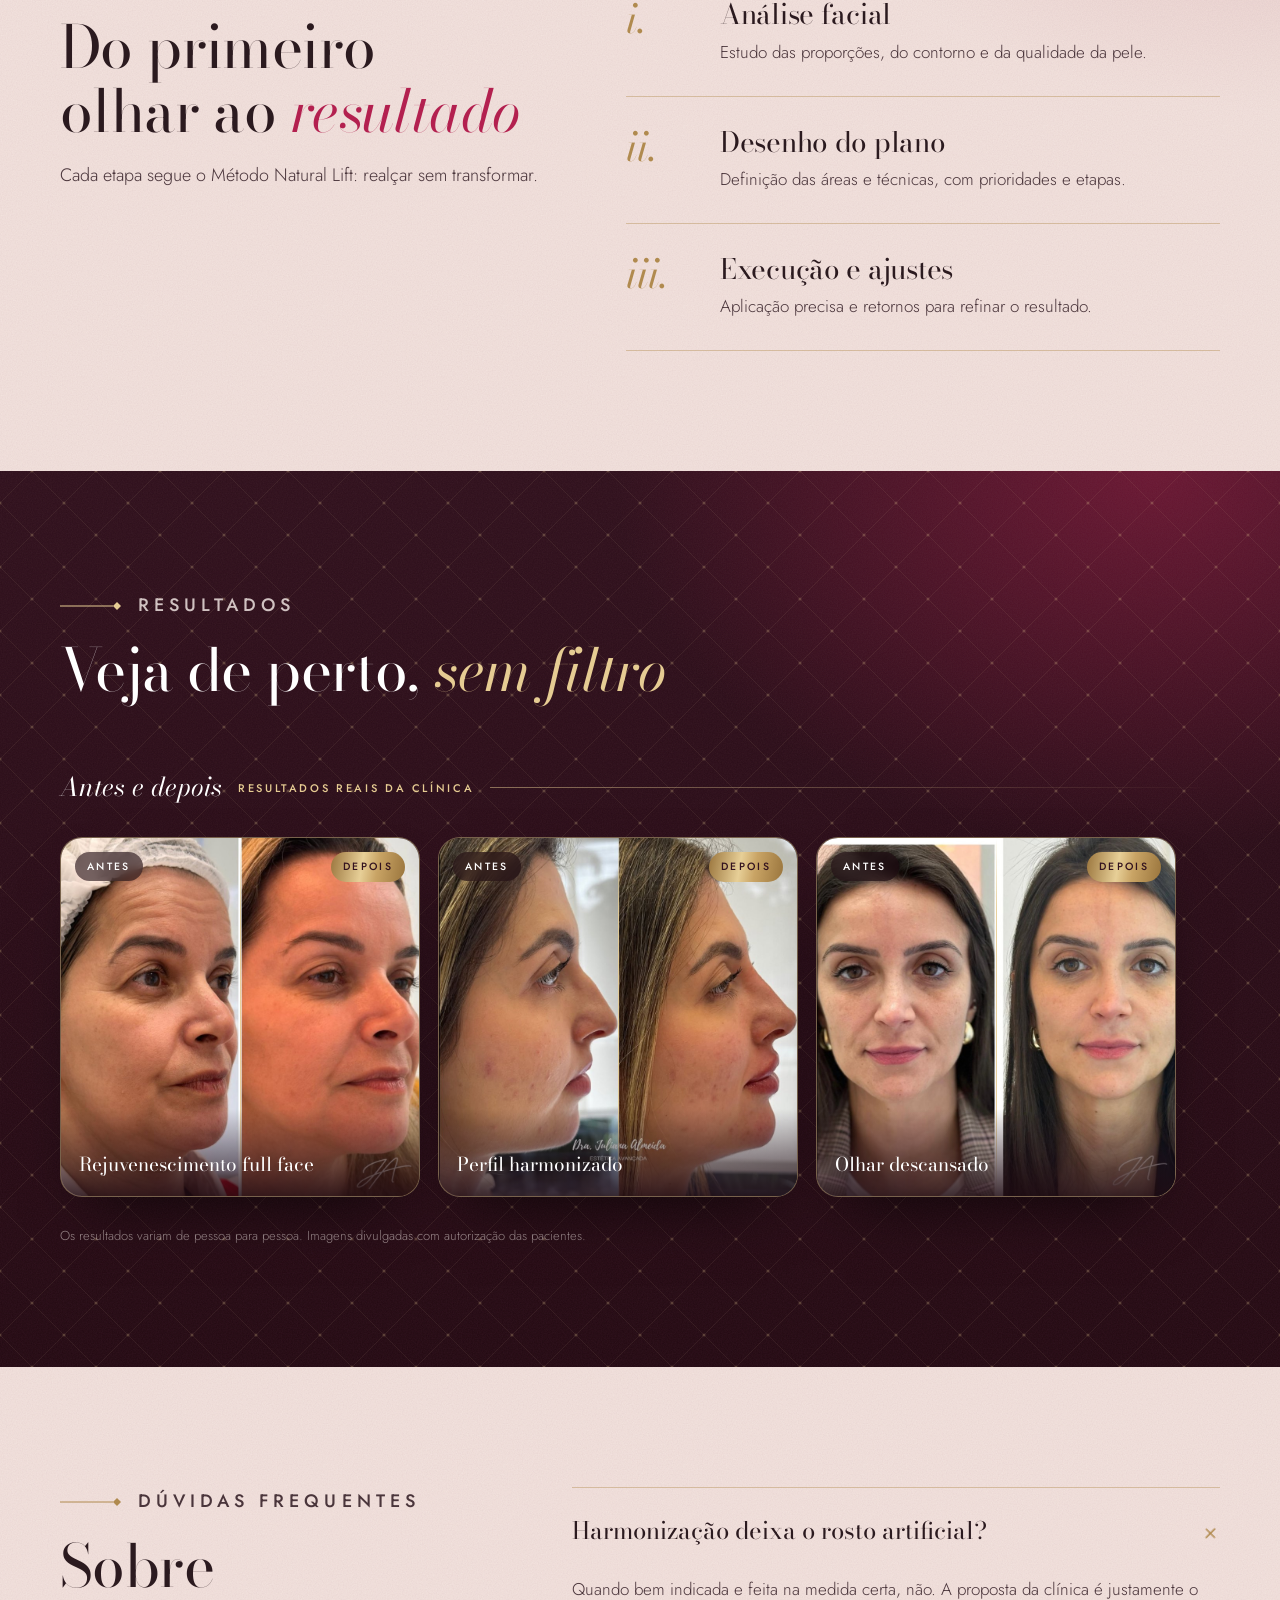
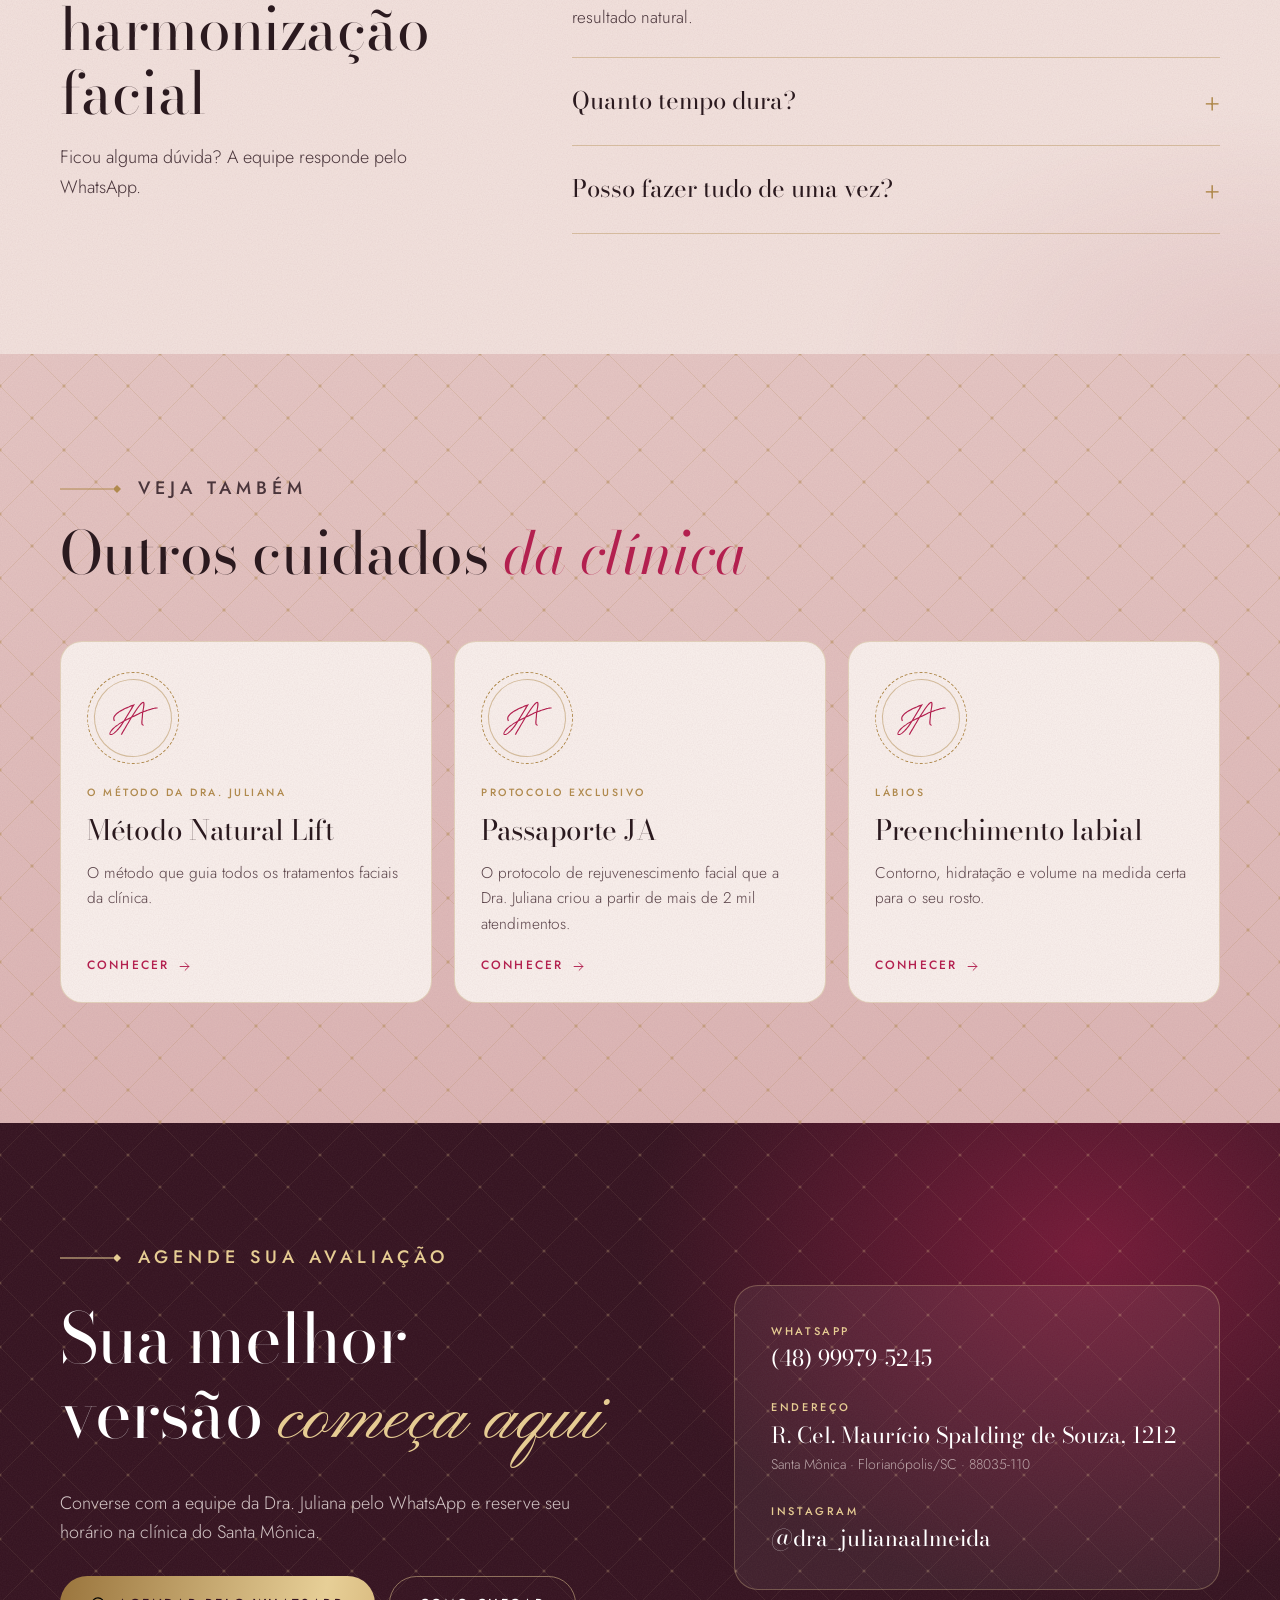
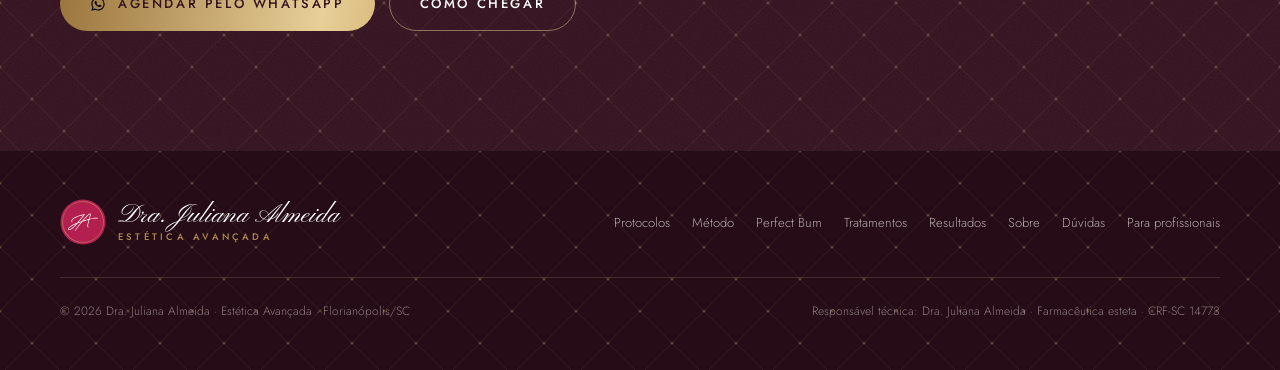
<file: harmonizacao-facial.html>
<!doctype html>
<html lang="pt-BR">
<head>
<meta charset="utf-8">
<meta name="viewport" content="width=device-width, initial-scale=1, viewport-fit=cover">
<title>Harmonização facial em Florianópolis | Dra. Juliana Almeida</title>
<meta name="description" content="Harmonização facial full face com a Dra. Juliana Almeida no Santa Mônica, Florianópolis. Planejamento integrado para equilibrar, rejuvenescer e realçar seus traços, sem exagero.">
<link rel="canonical" href="https://dra-juliana-site.vercel.app/harmonizacao-facial">
<meta name="theme-color" content="#33121F">
<meta property="og:type" content="website">
<meta property="og:locale" content="pt_BR">
<meta property="og:site_name" content="Dra. Juliana Almeida · Estética Avançada">
<meta property="og:title" content="Harmonização facial em Florianópolis | Dra. Juliana Almeida">
<meta property="og:description" content="Harmonização facial full face com a Dra. Juliana Almeida no Santa Mônica, Florianópolis. Planejamento integrado para equilibrar, rejuvenescer e realçar seus traços, sem exagero.">
<meta property="og:url" content="https://dra-juliana-site.vercel.app/harmonizacao-facial">
<meta property="og:image" content="https://dra-juliana-site.vercel.app/img/juliana-perfil.jpg">
<meta name="twitter:card" content="summary_large_image">
<link rel="icon" href="data:image/svg+xml,%3Csvg xmlns='http://www.w3.org/2000/svg' viewBox='0 0 100 100'%3E%3Ccircle cx='50' cy='50' r='50' fill='%23B3204F'/%3E%3Cg transform='translate%2818 31.4%29 scale%280.02316%29'%3E%3Cpath fill='%23fff' fill-rule='evenodd' d='M2743 429C2741 422 2736 424 2730 422C2724 420 2713 418 2705 416C2697 414 2692 414 2682 413C2672 412 2663 411 2644 411C2625 411 2592 412 2567 413C2542 414 2528 416 2496 419C2464 422 2416 428 2378 434C2340 440 2306 445 2266 452C2226 459 2176 468 2137 476C2098 484 2054 493 2031 498C2008 503 2006 504 1999 506C1992 508 1990 507 1988 507C1986 507 1986 505 1986 504C1986 503 1984 509 1986 500C1988 491 1987 486 1997 452C2007 418 2036 334 2048 296C2060 258 2064 244 2069 222C2074 200 2078 185 2081 167C2084 149 2086 128 2087 116C2088 104 2088 103 2087 96C2086 89 2086 79 2084 72C2082 65 2080 58 2078 53C2076 48 2074 45 2071 41C2068 37 2062 31 2057 28C2052 25 2047 23 2043 22C2039 21 2040 20 2034 20C2028 20 2016 20 2010 21C2004 22 2004 22 1997 24C1990 26 1978 30 1968 35C1958 40 1948 45 1938 51C1928 57 1920 62 1910 69C1900 76 1888 85 1876 94C1864 103 1857 108 1839 124C1821 140 1792 165 1766 190C1740 215 1720 235 1682 274C1644 313 1606 352 1540 426C1474 500 1329 667 1284 717C1239 767 1280 721 1268 725C1256 729 1232 736 1212 743C1192 750 1173 758 1145 767C1117 776 1070 792 1045 800C1020 808 1002 812 993 814C984 816 991 813 990 812C989 811 988 812 989 809C990 806 985 809 995 796C1005 783 952 850 1049 731C1146 612 1488 190 1575 81C1662 -28 1579 79 1574 79C1569 79 1563 78 1545 80C1527 82 1498 86 1467 92C1436 98 1396 108 1361 116C1326 124 1292 134 1256 143C1220 152 1186 162 1147 173C1108 184 1058 199 1019 212C980 225 942 238 910 249C878 260 856 269 830 279C804 289 784 297 757 309C730 321 694 338 668 350C642 362 622 374 603 384C584 394 572 402 557 411C542 420 529 428 514 439C499 450 479 464 466 475C453 486 446 492 435 502C424 512 411 526 402 536C393 546 386 555 379 565C372 575 366 585 360 595C354 605 348 619 345 627C342 635 341 638 339 645C337 652 335 656 334 670C333 684 333 715 333 729C333 743 335 748 336 756C337 764 338 772 340 779C342 786 343 792 345 797C347 802 350 807 352 810C354 813 356 814 358 816C360 818 363 819 367 820C371 821 376 821 381 820C386 819 393 816 397 814C401 812 402 810 404 805C406 800 408 800 406 787C404 774 396 742 394 726C392 710 393 698 394 688C395 678 396 673 398 666C400 659 401 654 405 645C409 636 418 618 424 609C430 600 434 595 439 588C444 581 447 578 456 568C465 558 481 543 494 531C507 519 519 510 535 498C551 486 570 473 590 461C610 449 637 434 655 424C673 414 680 411 696 403C712 395 730 386 754 376C778 366 808 352 840 340C872 328 906 314 945 301C984 288 1033 272 1073 259C1113 246 1148 236 1185 226C1222 216 1258 206 1297 196C1336 186 1395 172 1416 167C1437 162 1420 167 1421 167C1422 167 1426 164 1423 169C1420 174 1417 180 1401 200C1385 220 1381 227 1328 292C1275 357 1156 501 1084 589C1012 677 932 779 897 822C862 865 880 841 873 848C866 855 863 857 856 862C849 867 851 867 831 876C811 885 761 904 736 915C711 926 715 926 683 941C651 956 584 986 543 1005C502 1024 473 1038 440 1056C407 1074 368 1096 343 1111C318 1126 304 1136 288 1147C272 1158 264 1164 248 1176C232 1188 208 1208 192 1221C176 1234 170 1240 155 1254C140 1268 117 1291 102 1308C87 1325 73 1343 63 1357C53 1371 48 1379 42 1391C36 1403 30 1418 26 1428C22 1438 22 1444 21 1449C20 1454 20 1456 20 1461C20 1466 20 1472 21 1477C22 1482 24 1486 25 1490C26 1494 28 1496 30 1499C32 1502 36 1506 39 1509C42 1512 45 1514 49 1516C53 1518 56 1520 63 1522C70 1524 80 1526 91 1527C102 1528 118 1527 131 1525C144 1523 157 1520 172 1516C187 1512 205 1506 219 1500C233 1494 240 1492 258 1483C276 1474 302 1461 324 1448C346 1435 370 1420 392 1405C414 1390 429 1380 454 1360C479 1340 510 1314 543 1286C576 1258 624 1215 651 1190C678 1165 690 1154 704 1138C718 1122 726 1110 738 1096C750 1082 754 1080 779 1052C804 1024 868 952 889 928C910 904 900 915 906 911C912 907 913 906 924 902C935 898 938 900 970 889C1002 878 1082 850 1118 838C1154 826 1173 821 1187 817C1201 813 1197 814 1200 814C1203 814 1202 814 1203 815C1204 816 1206 816 1204 819C1202 822 1202 823 1194 833C1186 843 1187 840 1157 878C1127 916 1041 1027 1012 1064C983 1101 998 1080 983 1099C968 1118 983 1102 925 1175C867 1248 686 1476 636 1540C586 1604 629 1553 627 1558C625 1563 626 1564 626 1568C626 1572 628 1577 630 1580C632 1583 632 1583 635 1585C638 1587 645 1589 649 1590C653 1591 653 1591 657 1590C661 1589 667 1588 671 1586C675 1584 679 1582 683 1579C687 1576 682 1584 697 1565C712 1546 748 1497 774 1464C800 1431 768 1474 852 1367C936 1260 1205 918 1281 821C1357 724 1302 792 1308 784C1314 776 1314 777 1318 774C1322 771 1325 769 1335 766C1345 763 1305 776 1376 754C1447 732 1682 655 1759 631C1836 607 1815 615 1835 610C1855 605 1871 603 1879 602C1887 601 1882 603 1883 604C1884 605 1885 602 1884 609C1883 616 1881 618 1875 647C1869 676 1856 746 1848 781C1840 816 1836 828 1830 854C1824 880 1819 908 1812 939C1805 970 1792 1017 1786 1043C1780 1069 1779 1081 1777 1095C1775 1109 1774 1119 1774 1129C1774 1139 1774 1146 1774 1155C1774 1164 1775 1173 1777 1182C1779 1191 1782 1202 1785 1210C1788 1218 1790 1222 1795 1229C1800 1236 1808 1245 1814 1250C1820 1255 1824 1258 1828 1261C1832 1264 1832 1264 1837 1266C1842 1268 1850 1270 1855 1271C1860 1272 1861 1272 1865 1271C1869 1270 1875 1269 1878 1268C1881 1267 1883 1265 1885 1263C1887 1261 1888 1257 1889 1254C1890 1251 1891 1249 1891 1246C1891 1243 1892 1239 1891 1235C1890 1231 1890 1228 1884 1224C1878 1220 1865 1214 1858 1208C1851 1202 1846 1196 1843 1191C1840 1186 1839 1184 1838 1179C1837 1174 1835 1168 1835 1160C1835 1152 1836 1136 1837 1128C1838 1120 1839 1121 1841 1110C1843 1099 1845 1076 1847 1063C1849 1050 1842 1078 1853 1030C1864 982 1898 840 1913 773C1928 706 1936 659 1942 631C1948 603 1947 611 1950 604C1953 597 1955 593 1958 589C1961 585 1963 582 1967 579C1971 576 1975 573 1980 571C1985 569 1976 570 1997 565C2018 560 2080 550 2108 544C2136 538 2136 536 2166 530C2196 524 2267 512 2289 508C2311 504 2279 510 2296 508C2313 506 2363 497 2391 493C2419 489 2441 486 2464 484C2487 482 2488 479 2529 478C2570 477 2675 479 2708 478C2741 477 2720 475 2725 473C2730 471 2737 468 2740 466C2743 464 2742 469 2743 463C2744 457 2745 436 2743 429ZM759 978C760 979 774 964 756 984C738 1004 682 1064 653 1095C624 1126 599 1150 580 1169C561 1188 555 1194 538 1209C521 1224 496 1247 478 1262C460 1277 458 1280 431 1300C404 1320 341 1366 316 1385C291 1404 291 1403 279 1411C267 1419 259 1424 246 1431C233 1438 216 1446 203 1452C190 1458 178 1462 165 1466C152 1470 136 1474 125 1475C114 1476 104 1476 97 1475C90 1474 88 1473 85 1471C82 1469 79 1467 77 1464C75 1461 74 1458 73 1455C72 1452 72 1449 73 1444C74 1439 75 1434 79 1426C83 1418 89 1408 96 1398C103 1388 110 1379 122 1366C134 1353 155 1330 168 1318C181 1306 184 1303 198 1291C212 1279 238 1258 255 1245C272 1232 284 1223 300 1212C316 1201 331 1190 351 1177C371 1164 399 1146 422 1132C445 1118 464 1107 487 1094C510 1081 539 1066 562 1054C585 1042 604 1034 625 1024C646 1014 669 1005 690 997C711 989 742 980 753 977C764 974 758 977 759 978ZM2023 82C2023 88 2023 104 2022 114C2021 124 2022 122 2019 140C2016 158 2010 193 2004 220C1998 247 1990 274 1983 300C1976 326 1968 349 1959 378C1950 407 1933 453 1926 475C1919 497 1919 501 1917 509C1915 517 1916 520 1915 524C1914 528 1918 528 1912 530C1906 532 1894 532 1877 536C1860 540 1841 544 1808 554C1775 564 1739 574 1677 593C1615 612 1482 654 1437 668C1392 682 1415 674 1410 675C1405 676 1406 674 1406 672C1406 670 1406 670 1412 663C1418 656 1427 650 1442 633C1457 616 1484 587 1503 564C1522 541 1539 520 1559 497C1579 474 1592 460 1621 429C1650 398 1692 355 1732 314C1772 273 1834 211 1861 185C1888 159 1881 170 1896 158C1911 146 1931 125 1951 112C1971 99 2005 85 2017 80C2029 75 2020 80 2021 80C2022 80 2023 76 2023 82Z'/%3E%3C/g%3E%3C/svg%3E">
<link rel="preconnect" href="https://fonts.googleapis.com">
<link rel="preconnect" href="https://fonts.gstatic.com" crossorigin>
<link rel="stylesheet" href="https://fonts.googleapis.com/css2?family=Bodoni+Moda:ital,opsz,wght@0,6..96,400;0,6..96,500;1,6..96,400;1,6..96,500&family=Jost:wght@300;400;500&family=Pinyon+Script&display=swap">
<link rel="stylesheet" href="assets/site.css">
<script type="application/ld+json">{"@context": "https://schema.org", "@type": "FAQPage", "mainEntity": [{"@type": "Question", "name": "Harmonização deixa o rosto artificial?", "acceptedAnswer": {"@type": "Answer", "text": "Quando bem indicada e feita na medida certa, não. A proposta da clínica é justamente o resultado natural."}}, {"@type": "Question", "name": "Quanto tempo dura?", "acceptedAnswer": {"@type": "Answer", "text": "Depende das técnicas e produtos usados. A durabilidade prevista de cada etapa é informada na avaliação."}}, {"@type": "Question", "name": "Posso fazer tudo de uma vez?", "acceptedAnswer": {"@type": "Answer", "text": "Às vezes sim, às vezes o ideal é dividir em etapas. Isso é definido no seu plano."}}]}</script>
<script type="application/ld+json">{"@context": "https://schema.org", "@type": "Service", "name": "Harmonização facial", "description": "Harmonização facial full face com a Dra. Juliana Almeida no Santa Mônica, Florianópolis. Planejamento integrado para equilibrar, rejuvenescer e realçar seus traços, sem exagero.", "areaServed": "Florianópolis, SC", "provider": {"@type": "BeautySalon", "name": "Dra. Juliana Almeida - Estética Avançada", "url": "https://dra-juliana-site.vercel.app", "telephone": "+55 48 99979-5245", "image": "https://dra-juliana-site.vercel.app/img/juliana-retrato.jpg", "address": {"@type": "PostalAddress", "streetAddress": "R. Cel. Maurício Spalding de Souza, 1212", "addressLocality": "Florianópolis", "addressRegion": "SC", "postalCode": "88035-110", "addressCountry": "BR"}, "aggregateRating": {"@type": "AggregateRating", "ratingValue": "4.9", "reviewCount": "85"}, "sameAs": ["https://www.instagram.com/dra_julianaalmeida/"]}, "url": "https://dra-juliana-site.vercel.app/harmonizacao-facial"}</script>
<script type="application/ld+json">{"@context": "https://schema.org", "@type": "BreadcrumbList", "itemListElement": [{"@type": "ListItem", "position": 1, "name": "Início", "item": "https://dra-juliana-site.vercel.app/"}, {"@type": "ListItem", "position": 2, "name": "Tratamentos", "item": "https://dra-juliana-site.vercel.app/#tratamentos"}, {"@type": "ListItem", "position": 3, "name": "Harmonização facial", "item": "https://dra-juliana-site.vercel.app/harmonizacao-facial"}]}</script>
</head>
<body>
<svg width="0" height="0" style="position:absolute" aria-hidden="true">
  <defs>
    <linearGradient id="g-gold" x1="0" y1="0" x2="1" y2="1">
      <stop offset="0" stop-color="#9A753D"/><stop offset=".45" stop-color="#E7CF97"/><stop offset="1" stop-color="#A8834A"/>
    </linearGradient>
  </defs>
  <symbol id="ja-mark" viewBox="0 0 2763 1610"><path fill="currentColor" fill-rule="evenodd" d="M2743 429C2741 422 2736 424 2730 422C2724 420 2713 418 2705 416C2697 414 2692 414 2682 413C2672 412 2663 411 2644 411C2625 411 2592 412 2567 413C2542 414 2528 416 2496 419C2464 422 2416 428 2378 434C2340 440 2306 445 2266 452C2226 459 2176 468 2137 476C2098 484 2054 493 2031 498C2008 503 2006 504 1999 506C1992 508 1990 507 1988 507C1986 507 1986 505 1986 504C1986 503 1984 509 1986 500C1988 491 1987 486 1997 452C2007 418 2036 334 2048 296C2060 258 2064 244 2069 222C2074 200 2078 185 2081 167C2084 149 2086 128 2087 116C2088 104 2088 103 2087 96C2086 89 2086 79 2084 72C2082 65 2080 58 2078 53C2076 48 2074 45 2071 41C2068 37 2062 31 2057 28C2052 25 2047 23 2043 22C2039 21 2040 20 2034 20C2028 20 2016 20 2010 21C2004 22 2004 22 1997 24C1990 26 1978 30 1968 35C1958 40 1948 45 1938 51C1928 57 1920 62 1910 69C1900 76 1888 85 1876 94C1864 103 1857 108 1839 124C1821 140 1792 165 1766 190C1740 215 1720 235 1682 274C1644 313 1606 352 1540 426C1474 500 1329 667 1284 717C1239 767 1280 721 1268 725C1256 729 1232 736 1212 743C1192 750 1173 758 1145 767C1117 776 1070 792 1045 800C1020 808 1002 812 993 814C984 816 991 813 990 812C989 811 988 812 989 809C990 806 985 809 995 796C1005 783 952 850 1049 731C1146 612 1488 190 1575 81C1662 -28 1579 79 1574 79C1569 79 1563 78 1545 80C1527 82 1498 86 1467 92C1436 98 1396 108 1361 116C1326 124 1292 134 1256 143C1220 152 1186 162 1147 173C1108 184 1058 199 1019 212C980 225 942 238 910 249C878 260 856 269 830 279C804 289 784 297 757 309C730 321 694 338 668 350C642 362 622 374 603 384C584 394 572 402 557 411C542 420 529 428 514 439C499 450 479 464 466 475C453 486 446 492 435 502C424 512 411 526 402 536C393 546 386 555 379 565C372 575 366 585 360 595C354 605 348 619 345 627C342 635 341 638 339 645C337 652 335 656 334 670C333 684 333 715 333 729C333 743 335 748 336 756C337 764 338 772 340 779C342 786 343 792 345 797C347 802 350 807 352 810C354 813 356 814 358 816C360 818 363 819 367 820C371 821 376 821 381 820C386 819 393 816 397 814C401 812 402 810 404 805C406 800 408 800 406 787C404 774 396 742 394 726C392 710 393 698 394 688C395 678 396 673 398 666C400 659 401 654 405 645C409 636 418 618 424 609C430 600 434 595 439 588C444 581 447 578 456 568C465 558 481 543 494 531C507 519 519 510 535 498C551 486 570 473 590 461C610 449 637 434 655 424C673 414 680 411 696 403C712 395 730 386 754 376C778 366 808 352 840 340C872 328 906 314 945 301C984 288 1033 272 1073 259C1113 246 1148 236 1185 226C1222 216 1258 206 1297 196C1336 186 1395 172 1416 167C1437 162 1420 167 1421 167C1422 167 1426 164 1423 169C1420 174 1417 180 1401 200C1385 220 1381 227 1328 292C1275 357 1156 501 1084 589C1012 677 932 779 897 822C862 865 880 841 873 848C866 855 863 857 856 862C849 867 851 867 831 876C811 885 761 904 736 915C711 926 715 926 683 941C651 956 584 986 543 1005C502 1024 473 1038 440 1056C407 1074 368 1096 343 1111C318 1126 304 1136 288 1147C272 1158 264 1164 248 1176C232 1188 208 1208 192 1221C176 1234 170 1240 155 1254C140 1268 117 1291 102 1308C87 1325 73 1343 63 1357C53 1371 48 1379 42 1391C36 1403 30 1418 26 1428C22 1438 22 1444 21 1449C20 1454 20 1456 20 1461C20 1466 20 1472 21 1477C22 1482 24 1486 25 1490C26 1494 28 1496 30 1499C32 1502 36 1506 39 1509C42 1512 45 1514 49 1516C53 1518 56 1520 63 1522C70 1524 80 1526 91 1527C102 1528 118 1527 131 1525C144 1523 157 1520 172 1516C187 1512 205 1506 219 1500C233 1494 240 1492 258 1483C276 1474 302 1461 324 1448C346 1435 370 1420 392 1405C414 1390 429 1380 454 1360C479 1340 510 1314 543 1286C576 1258 624 1215 651 1190C678 1165 690 1154 704 1138C718 1122 726 1110 738 1096C750 1082 754 1080 779 1052C804 1024 868 952 889 928C910 904 900 915 906 911C912 907 913 906 924 902C935 898 938 900 970 889C1002 878 1082 850 1118 838C1154 826 1173 821 1187 817C1201 813 1197 814 1200 814C1203 814 1202 814 1203 815C1204 816 1206 816 1204 819C1202 822 1202 823 1194 833C1186 843 1187 840 1157 878C1127 916 1041 1027 1012 1064C983 1101 998 1080 983 1099C968 1118 983 1102 925 1175C867 1248 686 1476 636 1540C586 1604 629 1553 627 1558C625 1563 626 1564 626 1568C626 1572 628 1577 630 1580C632 1583 632 1583 635 1585C638 1587 645 1589 649 1590C653 1591 653 1591 657 1590C661 1589 667 1588 671 1586C675 1584 679 1582 683 1579C687 1576 682 1584 697 1565C712 1546 748 1497 774 1464C800 1431 768 1474 852 1367C936 1260 1205 918 1281 821C1357 724 1302 792 1308 784C1314 776 1314 777 1318 774C1322 771 1325 769 1335 766C1345 763 1305 776 1376 754C1447 732 1682 655 1759 631C1836 607 1815 615 1835 610C1855 605 1871 603 1879 602C1887 601 1882 603 1883 604C1884 605 1885 602 1884 609C1883 616 1881 618 1875 647C1869 676 1856 746 1848 781C1840 816 1836 828 1830 854C1824 880 1819 908 1812 939C1805 970 1792 1017 1786 1043C1780 1069 1779 1081 1777 1095C1775 1109 1774 1119 1774 1129C1774 1139 1774 1146 1774 1155C1774 1164 1775 1173 1777 1182C1779 1191 1782 1202 1785 1210C1788 1218 1790 1222 1795 1229C1800 1236 1808 1245 1814 1250C1820 1255 1824 1258 1828 1261C1832 1264 1832 1264 1837 1266C1842 1268 1850 1270 1855 1271C1860 1272 1861 1272 1865 1271C1869 1270 1875 1269 1878 1268C1881 1267 1883 1265 1885 1263C1887 1261 1888 1257 1889 1254C1890 1251 1891 1249 1891 1246C1891 1243 1892 1239 1891 1235C1890 1231 1890 1228 1884 1224C1878 1220 1865 1214 1858 1208C1851 1202 1846 1196 1843 1191C1840 1186 1839 1184 1838 1179C1837 1174 1835 1168 1835 1160C1835 1152 1836 1136 1837 1128C1838 1120 1839 1121 1841 1110C1843 1099 1845 1076 1847 1063C1849 1050 1842 1078 1853 1030C1864 982 1898 840 1913 773C1928 706 1936 659 1942 631C1948 603 1947 611 1950 604C1953 597 1955 593 1958 589C1961 585 1963 582 1967 579C1971 576 1975 573 1980 571C1985 569 1976 570 1997 565C2018 560 2080 550 2108 544C2136 538 2136 536 2166 530C2196 524 2267 512 2289 508C2311 504 2279 510 2296 508C2313 506 2363 497 2391 493C2419 489 2441 486 2464 484C2487 482 2488 479 2529 478C2570 477 2675 479 2708 478C2741 477 2720 475 2725 473C2730 471 2737 468 2740 466C2743 464 2742 469 2743 463C2744 457 2745 436 2743 429ZM759 978C760 979 774 964 756 984C738 1004 682 1064 653 1095C624 1126 599 1150 580 1169C561 1188 555 1194 538 1209C521 1224 496 1247 478 1262C460 1277 458 1280 431 1300C404 1320 341 1366 316 1385C291 1404 291 1403 279 1411C267 1419 259 1424 246 1431C233 1438 216 1446 203 1452C190 1458 178 1462 165 1466C152 1470 136 1474 125 1475C114 1476 104 1476 97 1475C90 1474 88 1473 85 1471C82 1469 79 1467 77 1464C75 1461 74 1458 73 1455C72 1452 72 1449 73 1444C74 1439 75 1434 79 1426C83 1418 89 1408 96 1398C103 1388 110 1379 122 1366C134 1353 155 1330 168 1318C181 1306 184 1303 198 1291C212 1279 238 1258 255 1245C272 1232 284 1223 300 1212C316 1201 331 1190 351 1177C371 1164 399 1146 422 1132C445 1118 464 1107 487 1094C510 1081 539 1066 562 1054C585 1042 604 1034 625 1024C646 1014 669 1005 690 997C711 989 742 980 753 977C764 974 758 977 759 978ZM2023 82C2023 88 2023 104 2022 114C2021 124 2022 122 2019 140C2016 158 2010 193 2004 220C1998 247 1990 274 1983 300C1976 326 1968 349 1959 378C1950 407 1933 453 1926 475C1919 497 1919 501 1917 509C1915 517 1916 520 1915 524C1914 528 1918 528 1912 530C1906 532 1894 532 1877 536C1860 540 1841 544 1808 554C1775 564 1739 574 1677 593C1615 612 1482 654 1437 668C1392 682 1415 674 1410 675C1405 676 1406 674 1406 672C1406 670 1406 670 1412 663C1418 656 1427 650 1442 633C1457 616 1484 587 1503 564C1522 541 1539 520 1559 497C1579 474 1592 460 1621 429C1650 398 1692 355 1732 314C1772 273 1834 211 1861 185C1888 159 1881 170 1896 158C1911 146 1931 125 1951 112C1971 99 2005 85 2017 80C2029 75 2020 80 2021 80C2022 80 2023 76 2023 82Z"/></symbol>
  <symbol id="i-wa" viewBox="0 0 24 24"><path d="M12.04 2C6.58 2 2.13 6.45 2.13 11.91c0 1.75.46 3.45 1.32 4.95L2.05 22l5.25-1.38a9.9 9.9 0 0 0 4.74 1.21h.01c5.46 0 9.91-4.45 9.91-9.91A9.85 9.85 0 0 0 12.04 2zm0 18.15h-.01a8.2 8.2 0 0 1-4.19-1.15l-.3-.18-3.12.82.83-3.04-.2-.31a8.2 8.2 0 0 1-1.26-4.38c0-4.54 3.7-8.23 8.25-8.23a8.2 8.2 0 0 1 8.23 8.24c0 4.54-3.7 8.23-8.23 8.23zm4.52-6.16c-.25-.12-1.47-.72-1.69-.81-.23-.08-.39-.12-.56.13-.16.25-.64.81-.79.97-.14.17-.29.19-.54.06-.25-.12-1.05-.39-1.99-1.23-.74-.66-1.23-1.47-1.38-1.72-.14-.25-.02-.38.11-.51.11-.11.25-.29.37-.43.13-.15.17-.25.25-.42.08-.17.04-.31-.02-.43-.06-.13-.56-1.34-.76-1.84-.2-.48-.41-.42-.56-.43h-.48a.92.92 0 0 0-.66.31c-.23.25-.87.85-.87 2.07 0 1.22.89 2.4 1.01 2.56.12.17 1.75 2.67 4.23 3.74.59.26 1.05.41 1.41.52.59.19 1.13.16 1.56.1.48-.07 1.47-.6 1.67-1.18.21-.58.21-1.07.14-1.18-.06-.1-.22-.16-.47-.29z"/></symbol>
  <symbol id="i-arrow" viewBox="0 0 24 24"><path d="M5 12h14M13 6l6 6-6 6" fill="none" stroke="currentColor" stroke-width="1.5" stroke-linecap="round" stroke-linejoin="round"/></symbol>
  <symbol id="i-play" viewBox="0 0 24 24"><path d="M6 4l14 8-14 8z"/></symbol>
</svg>
<header class="site-header">
  <div class="wrap">
    <nav class="nav" aria-label="Principal">
      <a class="brand" href="/" aria-label="Dra. Juliana Almeida, início">
        <svg class="brand-badge" viewBox="0 0 100 100" aria-hidden="true">
          <circle cx="50" cy="50" r="49" fill="#B3204F"/>
          <circle cx="50" cy="50" r="44.5" fill="none" stroke="url(#g-gold)" stroke-width="1"/>
          <use href="#ja-mark" x="17" y="31" width="66" height="38.5" color="#fff"/>
        </svg>
        <span class="brand-name"><span class="script">Dra. Juliana Almeida</span><small>Estética Avançada</small></span>
      </a>
      <ul class="nav-links">
        <li><a href="/#protocolos">Protocolos</a></li>
        <li><a href="/#perfect-bum">Perfect Bum</a></li>
        <li><a href="/#tratamentos">Tratamentos</a></li>
        <li><a href="/#resultados">Resultados</a></li>
        <li><a href="/#sobre">Sobre</a></li>
        <li><a href="/#avaliacoes">Avaliações</a></li>
      </ul>
      <a class="btn btn-primary" data-wa="Olá, Dra. Juliana! Vim pelo site e gostaria de agendar uma avaliação." href="/#contato">Agendar avaliação</a>
      <button class="menu-toggle" id="menu-toggle" aria-expanded="false" aria-controls="mobile-menu" aria-label="Abrir menu">
        <svg viewBox="0 0 24 24" fill="none" stroke="currentColor" stroke-width="1.5" stroke-linecap="round"><path d="M4 8h16M4 16h16"/></svg>
      </button>
    </nav>
  </div>
  <div class="mobile-menu" id="mobile-menu" hidden>
    <div class="wrap">
      <ul>
        <li><a href="/#protocolos">Protocolos assinatura</a></li>
        <li><a href="/#metodo">Método Natural Lift</a></li>
        <li><a href="/#perfect-bum">Perfect Bum</a></li>
        <li><a href="/#tratamentos">Tratamentos</a></li>
        <li><a href="/#resultados">Resultados</a></li>
        <li><a href="/#sobre">Sobre a Dra.</a></li>
        <li><a href="/#clinica">A clínica</a></li>
        <li><a href="/#avaliacoes">Avaliações</a></li>
        <li><a href="/#profissionais">Para profissionais</a></li>
        <li><a href="/#contato">Contato</a></li>
      </ul>
      <a class="btn btn-primary" data-wa="Olá, Dra. Juliana! Vim pelo site e gostaria de agendar uma avaliação." href="/#contato"><svg><use href="#i-wa"/></svg>Agendar pelo WhatsApp</a>
    </div>
  </div>
</header>
<main>
  <section class="p-hero">
    <div class="wrap">
      <div class="p-hero-grid">
        <div class="p-hero-copy">
          <nav class="crumb" aria-label="Você está em"><a href="/">Início</a><span>·</span><a href="/#tratamentos">Tratamentos</a><span>·</span><span>Harmonização facial</span></nav>
          <p class="eyebrow rule">Full face</p>
          <h1>Harmonização <em>facial</em></h1>
          <p class="lead">Um planejamento integrado do rosto inteiro para equilibrar proporções, devolver contorno e realçar os seus traços, sem que ninguém perceba o que foi feito, só que você está mais bonita.</p>
          <div class="row"><a class="btn btn-gold" data-wa="Olá, Dra. Juliana! Vim pelo site e tenho interesse em Harmonização Facial." href="#contato"><svg><use href="#i-wa"/></svg>Agendar avaliação</a><a class="btn btn-ghost" href="#como-funciona">Como funciona</a></div>
        </div>
        <figure class="p-hero-photo"><img src="img/juliana-perfil.jpg" alt="Harmonização facial com a Dra. Juliana Almeida" style="object-position:50% 22%" fetchpriority="high"></figure>
      </div>
      <dl class="p-facts"><div><dt>Abordagem</dt><dd>Rosto inteiro, em harmonia</dd></div><div><dt>Técnicas</dt><dd>Combinadas conforme o caso</dd></div><div><dt>Rotina</dt><dd>Maioria volta no dia seguinte</dd></div><div><dt>Resultado</dt><dd>Natural, sem exagero</dd></div></dl>
    </div>
  </section>

  <section class="section p-light" id="para-quem">
    <div class="wrap p-two">
      <div class="section-head"><p class="eyebrow rule">Para quem é</p><h2>Indicado para <em>você</em> que…</h2><p>A indicação final é sempre feita na avaliação, com a Dra. Juliana.</p></div>
      <ul class="p-checks"><li>Quer equilibrar proporções do rosto</li><li>Sente perda de contorno na mandíbula ou no queixo</li><li>Quer rejuvenescer de forma harmônica</li><li>Deseja um plano completo e coerente</li></ul>
    </div>
  </section>

  <div class="orn" aria-hidden="true"><span><svg class="ja" viewBox="0 0 2763 1610" aria-hidden="true"><use href="#ja-mark"/></svg></span></div>

  <section class="section p-light" id="como-funciona">
    <div class="wrap metodo-grid">
      <div class="section-head metodo-head"><p class="eyebrow rule">Como funciona</p><h2>Do primeiro olhar ao <em>resultado</em></h2><p>Cada etapa segue o Método Natural Lift: realçar sem transformar.</p></div>
      <ol class="steps"><li class="step"><span class="step-n">i.</span><div><h3>Análise facial</h3><p>Estudo das proporções, do contorno e da qualidade da pele.</p></div></li><li class="step"><span class="step-n">ii.</span><div><h3>Desenho do plano</h3><p>Definição das áreas e técnicas, com prioridades e etapas.</p></div></li><li class="step"><span class="step-n">iii.</span><div><h3>Execução e ajustes</h3><p>Aplicação precisa e retornos para refinar o resultado.</p></div></li></ol>
    </div>
  </section>

  <section class="section results p-media" id="resultados">
    <div class="wrap">
      <div class="section-head"><p class="eyebrow rule">Resultados</p><h2>Veja de perto, <em>sem filtro</em></h2></div>
      <p class="sub-label">Antes e depois <small>Resultados reais da clínica</small></p><div class="ba-grid" style="--n:3"><figure class="ba"><span class="chip l">Antes</span><span class="chip r">Depois</span><img src="img/ba-1.jpg" alt="Antes e depois: Rejuvenescimento full face" loading="lazy"><figcaption>Rejuvenescimento full face</figcaption></figure><figure class="ba"><span class="chip l">Antes</span><span class="chip r">Depois</span><img src="img/ba-5.jpg" alt="Antes e depois: Perfil harmonizado" loading="lazy"><figcaption>Perfil harmonizado</figcaption></figure><figure class="ba"><span class="chip l">Antes</span><span class="chip r">Depois</span><img src="img/ba-3.jpg" alt="Antes e depois: Olhar descansado" loading="lazy"><figcaption>Olhar descansado</figcaption></figure></div>
      <p class="disclaimer">Os resultados variam de pessoa para pessoa. Imagens divulgadas com autorização das pacientes.</p>
    </div>
  </section>
  <section class="section faq" id="duvidas">
    <div class="wrap faq-grid">
      <div class="section-head"><p class="eyebrow rule">Dúvidas frequentes</p><h2>Sobre harmonização facial</h2><p>Ficou alguma dúvida? A equipe responde pelo WhatsApp.</p></div>
      <div class="faq-list"><details open><summary>Harmonização deixa o rosto artificial?</summary><p>Quando bem indicada e feita na medida certa, não. A proposta da clínica é justamente o resultado natural.</p></details><details><summary>Quanto tempo dura?</summary><p>Depende das técnicas e produtos usados. A durabilidade prevista de cada etapa é informada na avaliação.</p></details><details><summary>Posso fazer tudo de uma vez?</summary><p>Às vezes sim, às vezes o ideal é dividir em etapas. Isso é definido no seu plano.</p></details></div>
    </div>
  </section>

  <section class="section protocols">
    <div class="wrap">
      <div class="section-head"><p class="eyebrow rule">Veja também</p><h2>Outros cuidados <em>da clínica</em></h2></div>
      <div class="proto-grid p-related"><a class="proto" href="natural-lift"><span class="stamp"><svg class="ja" viewBox="0 0 2763 1610" aria-hidden="true"><use href="#ja-mark"/></svg></span><small>O método da Dra. Juliana</small><h3>Método Natural Lift</h3><p>O método que guia todos os tratamentos faciais da clínica.</p><span class="more">Conhecer <svg><use href="#i-arrow"/></svg></span></a><a class="proto" href="passaporte-ja"><span class="stamp"><svg class="ja" viewBox="0 0 2763 1610" aria-hidden="true"><use href="#ja-mark"/></svg></span><small>Protocolo exclusivo</small><h3>Passaporte JA</h3><p>O protocolo de rejuvenescimento facial que a Dra. Juliana criou a partir de mais de 2 mil atendimentos.</p><span class="more">Conhecer <svg><use href="#i-arrow"/></svg></span></a><a class="proto" href="preenchimento-labial"><span class="stamp"><svg class="ja" viewBox="0 0 2763 1610" aria-hidden="true"><use href="#ja-mark"/></svg></span><small>Lábios</small><h3>Preenchimento labial</h3><p>Contorno, hidratação e volume na medida certa para o seu rosto.</p><span class="more">Conhecer <svg><use href="#i-arrow"/></svg></span></a></div>
    </div>
  </section>

  <section class="cta" id="contato">
    <div class="wrap cta-grid">
      <div class="cta-copy">
        <p class="eyebrow rule" style="color:var(--gold-hi)">Agende sua avaliação</p>
        <h2>Sua melhor versão <span class="script">começa aqui</span></h2>
        <p>Converse com a equipe da Dra. Juliana pelo WhatsApp e reserve seu horário na clínica do Santa Mônica.</p>
        <div class="row">
          <a class="btn btn-gold" data-wa="Olá, Dra. Juliana! Vim pelo site e gostaria de agendar uma avaliação." href="#contato"><svg><use href="#i-wa"/></svg>Agendar pelo WhatsApp</a>
          <a class="btn btn-ghost" href="https://www.google.com/maps/search/?api=1&query=R.+Cel.+Maur%C3%ADcio+Spalding+de+Souza%2C+1212+-+Santa+Monica%2C+Florian%C3%B3polis+-+SC" target="_blank" rel="noopener">Como chegar</a>
        </div>
      </div>
      <div class="contact-card">
        <div><small>WhatsApp</small><a data-wa="Olá, Dra. Juliana! Vim pelo site e gostaria de agendar uma avaliação." href="#contato">(48) 99979-5245</a></div>
        <div><small>Endereço</small><p>R. Cel. Maurício Spalding de Souza, 1212</p><span class="sub">Santa Mônica · Florianópolis/SC · 88035-110</span></div>
        <div><small>Instagram</small><a href="https://www.instagram.com/dra_julianaalmeida/" target="_blank" rel="noopener">@dra_julianaalmeida</a></div>
      </div>
    </div>
  </section>
</main>
<footer class="site-footer">
  <div class="wrap">
    <div class="foot">
      <a class="brand" href="/" aria-label="Voltar ao início">
        <svg class="brand-badge" viewBox="0 0 100 100" aria-hidden="true"><circle cx="50" cy="50" r="49" fill="#B3204F"/><circle cx="50" cy="50" r="44.5" fill="none" stroke="url(#g-gold)" stroke-width="1"/><use href="#ja-mark" x="17" y="31" width="66" height="38.5" color="#fff"/></svg>
        <span class="brand-name"><span class="script">Dra. Juliana Almeida</span><small>Estética Avançada</small></span>
      </a>
      <nav aria-label="Rodapé">
        <a href="/#protocolos">Protocolos</a><a href="/#metodo">Método</a><a href="/#perfect-bum">Perfect Bum</a><a href="/#tratamentos">Tratamentos</a><a href="/#resultados">Resultados</a><a href="/#sobre">Sobre</a><a href="/#duvidas">Dúvidas</a><a href="/#profissionais">Para profissionais</a>
      </nav>
    </div>
    <div class="foot-legal">
      <span>© <span id="year">2026</span> Dra. Juliana Almeida · Estética Avançada · Florianópolis/SC</span>
      <span>Responsável técnica: Dra. Juliana Almeida · Farmacêutica esteta · CRF-SC 14773</span>
    </div>
  </div>
</footer>
<a class="wa-float" data-wa="Olá, Dra. Juliana! Vim pelo site e tenho interesse em Harmonização Facial." href="#contato" aria-label="Falar no WhatsApp"><i><svg><use href="#i-wa"/></svg></i><span>Agende pelo WhatsApp</span></a>
<script src="assets/site.js"></script>
</body>
</html>
</file>
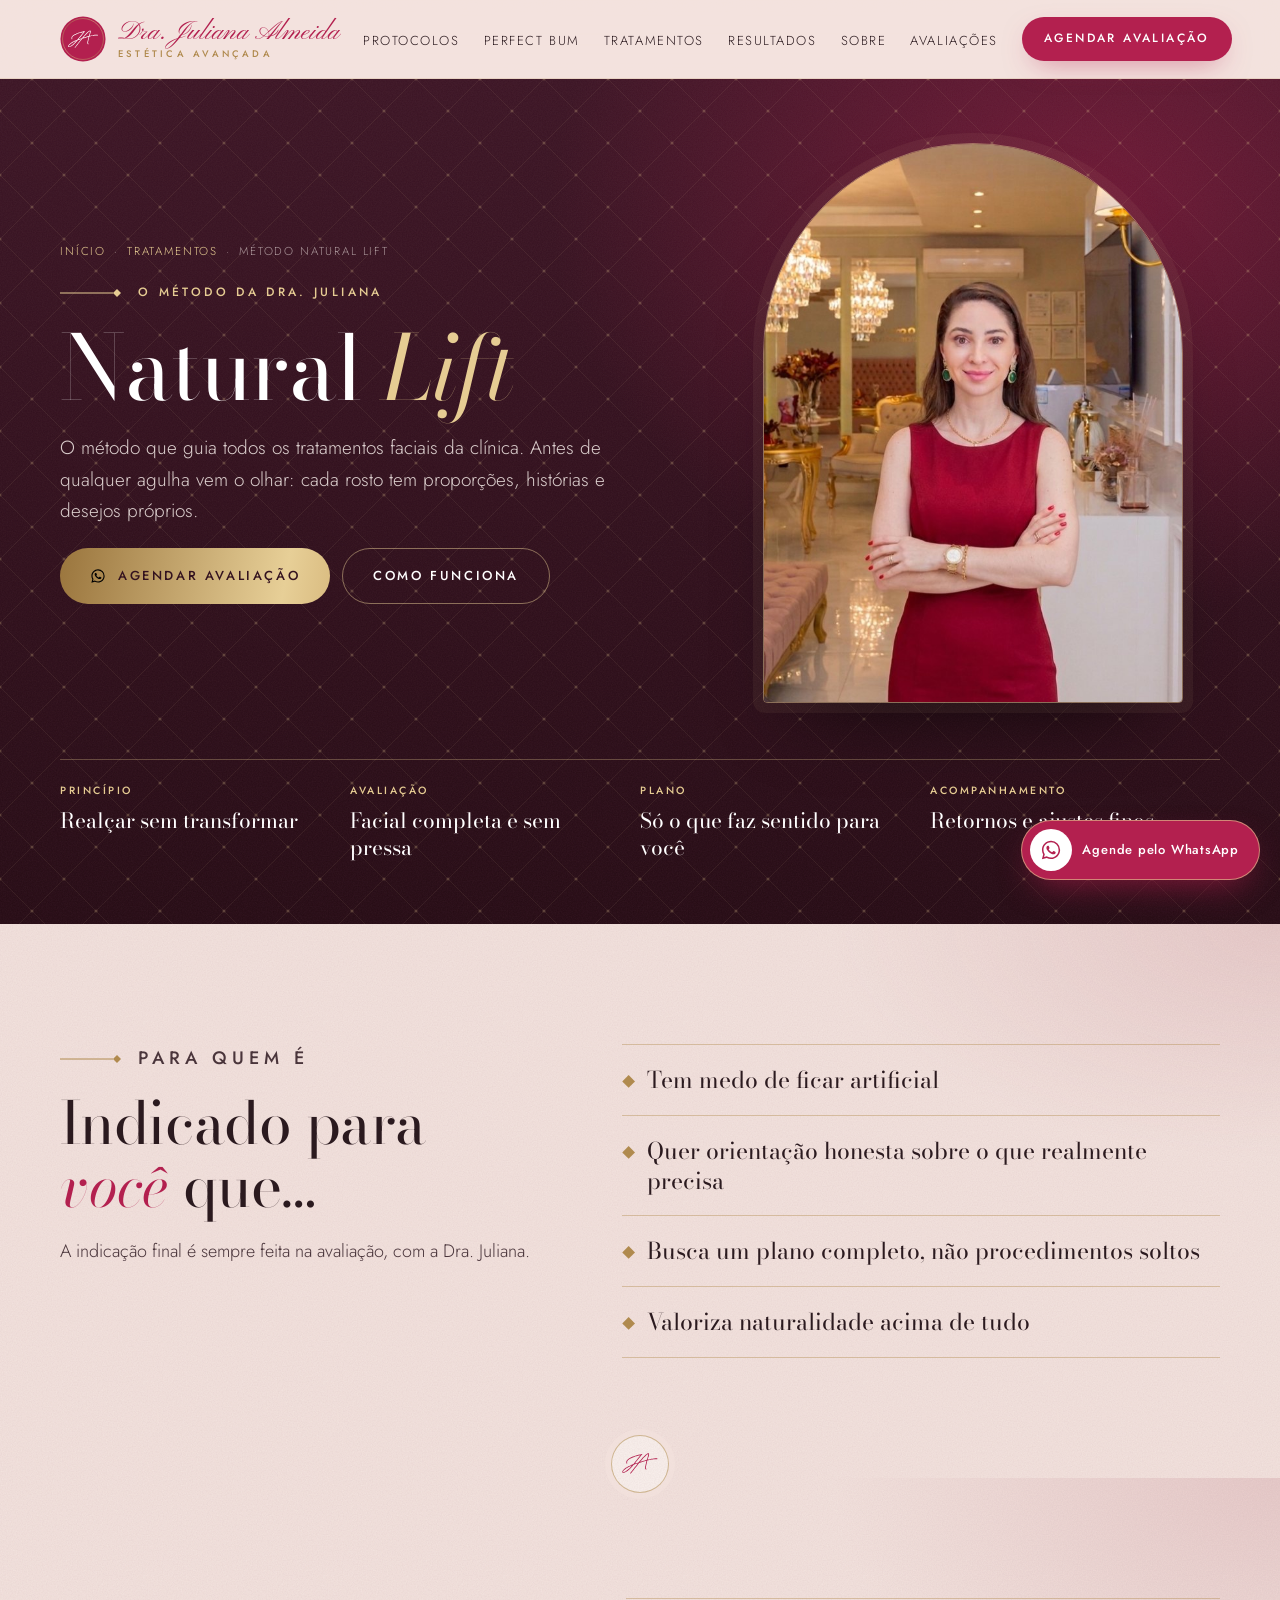
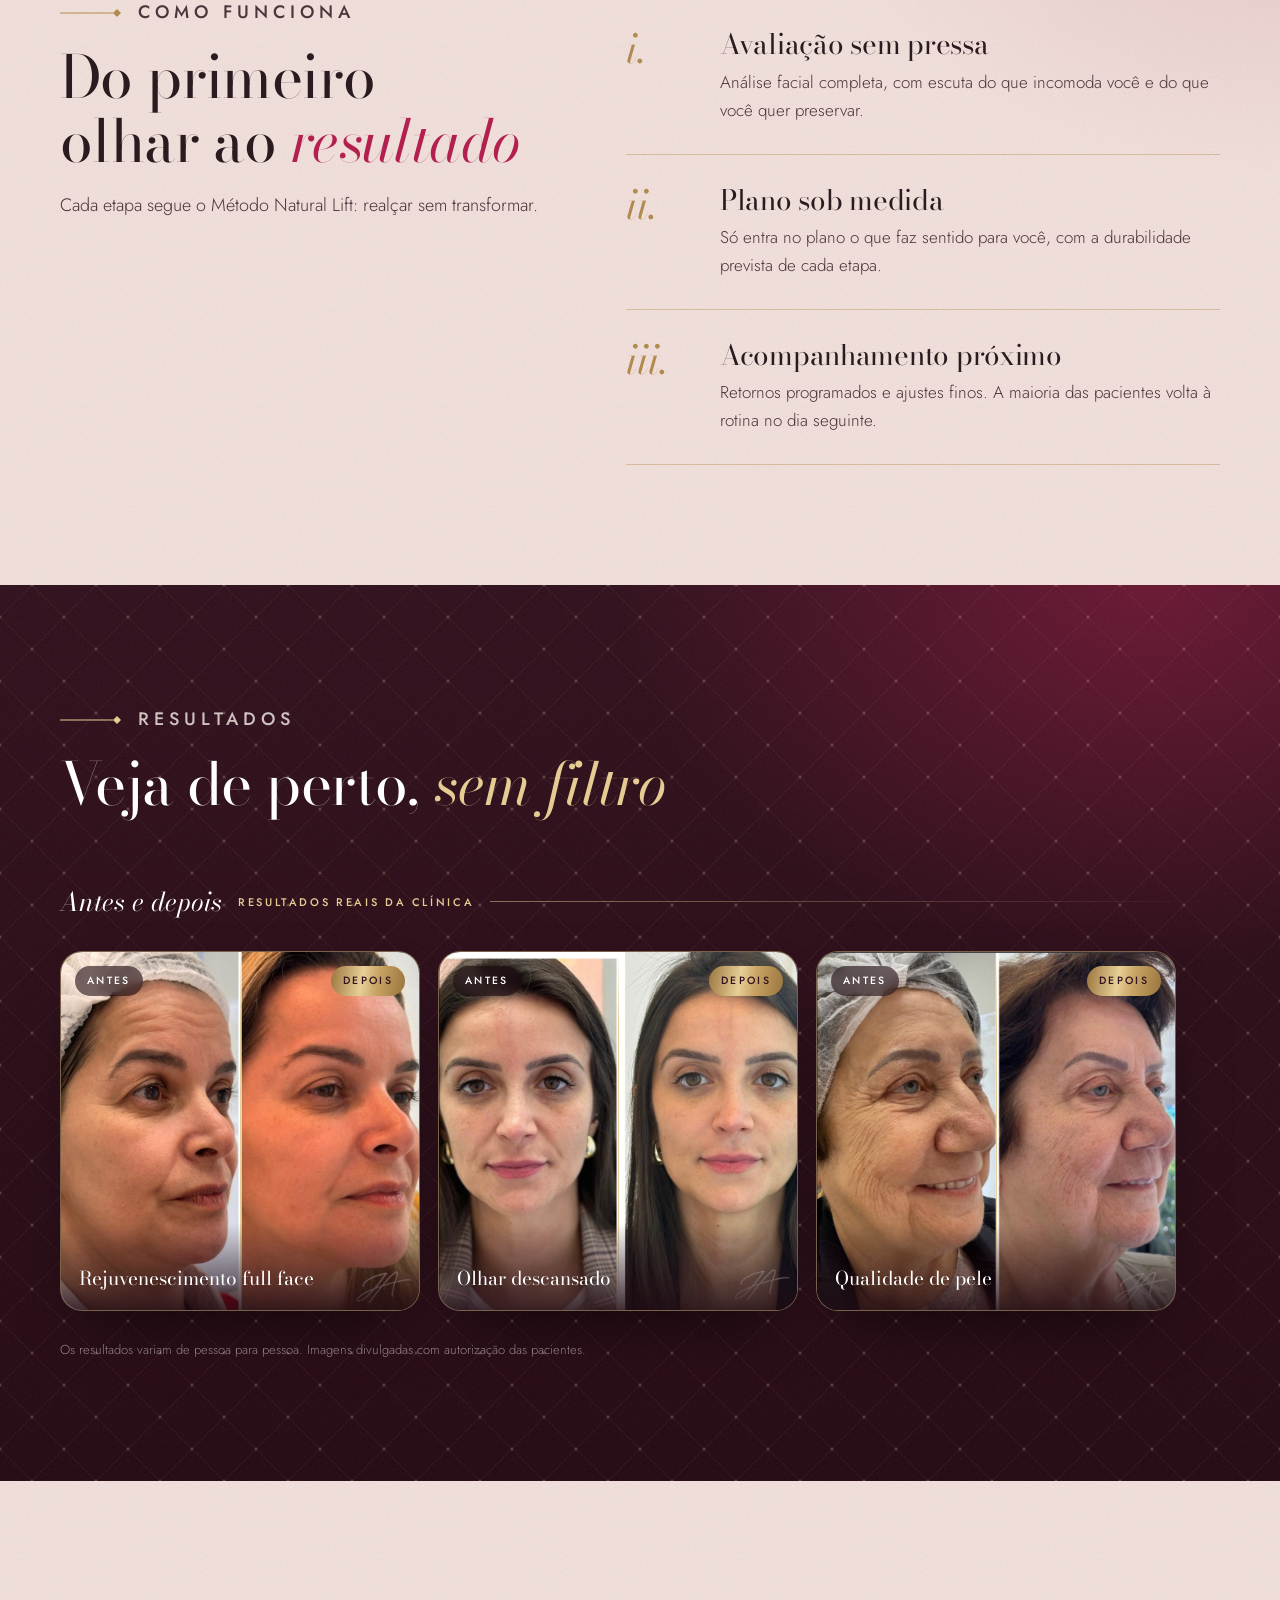
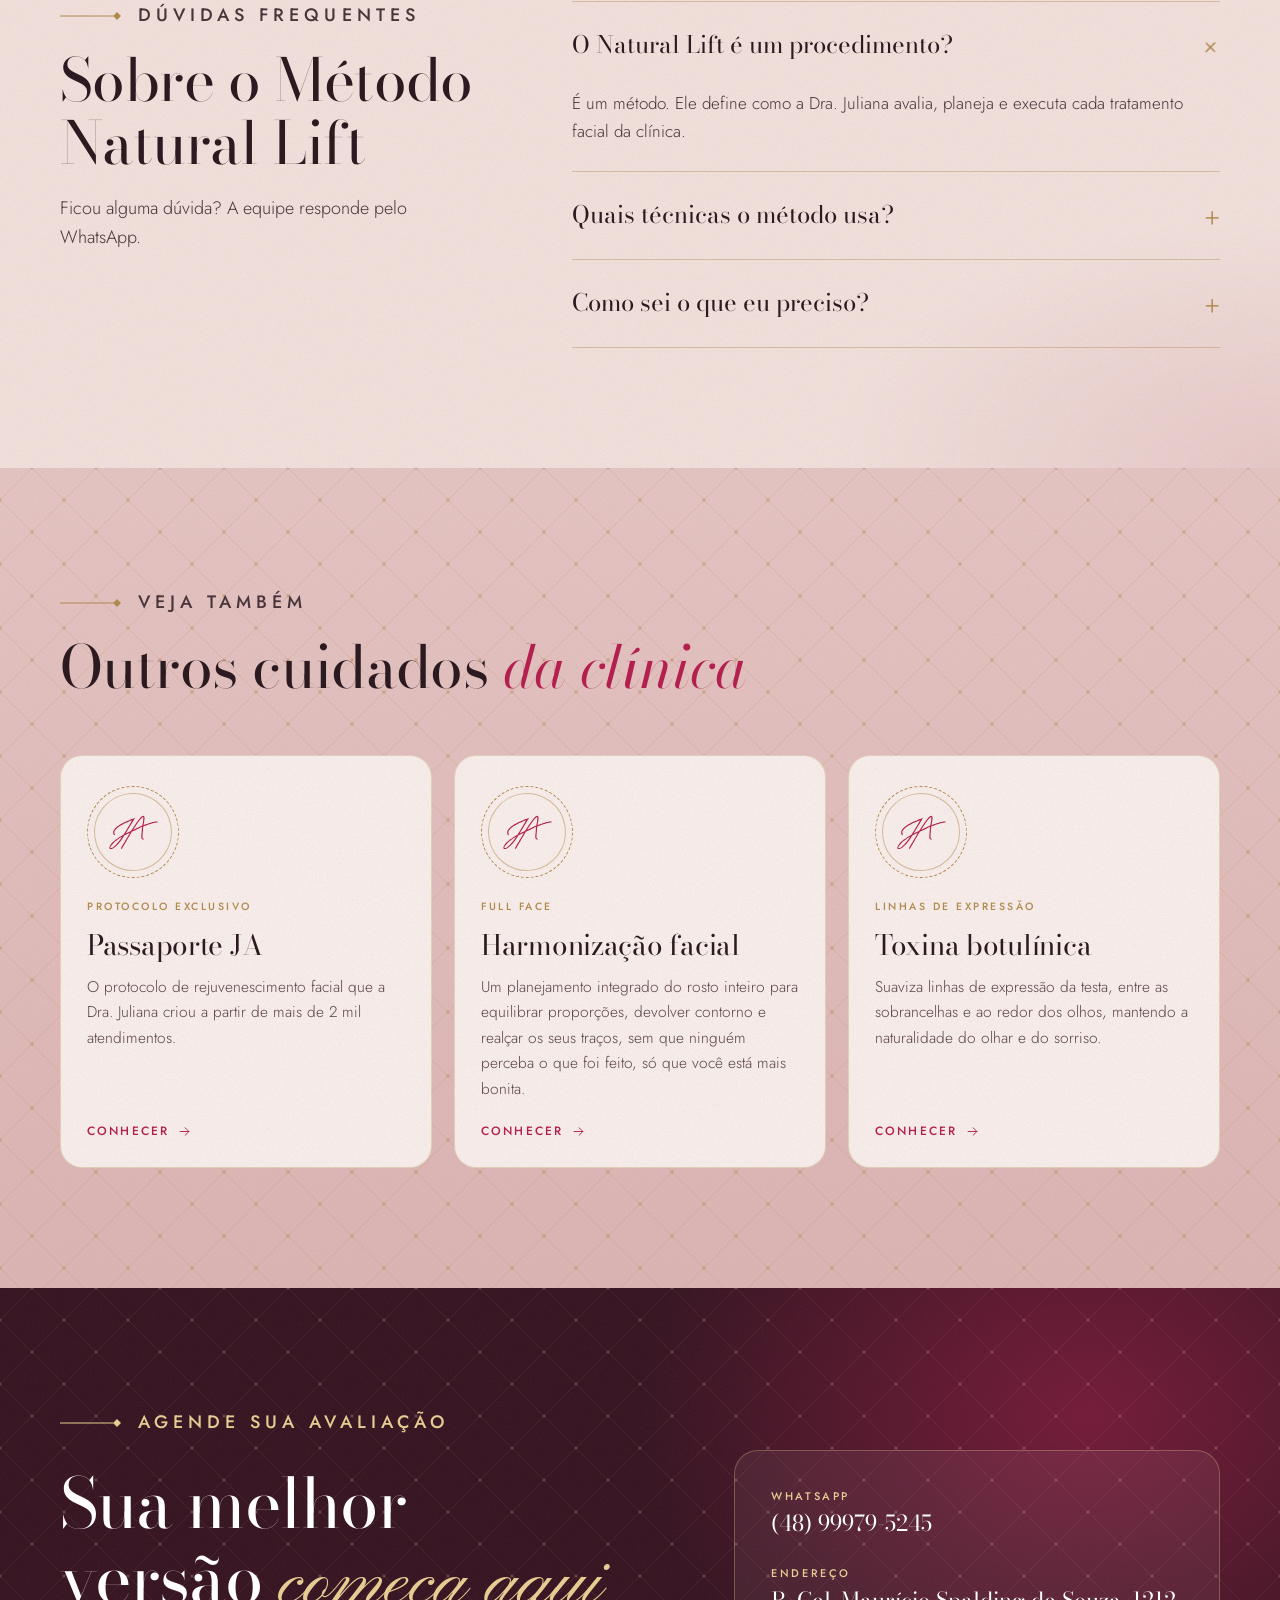
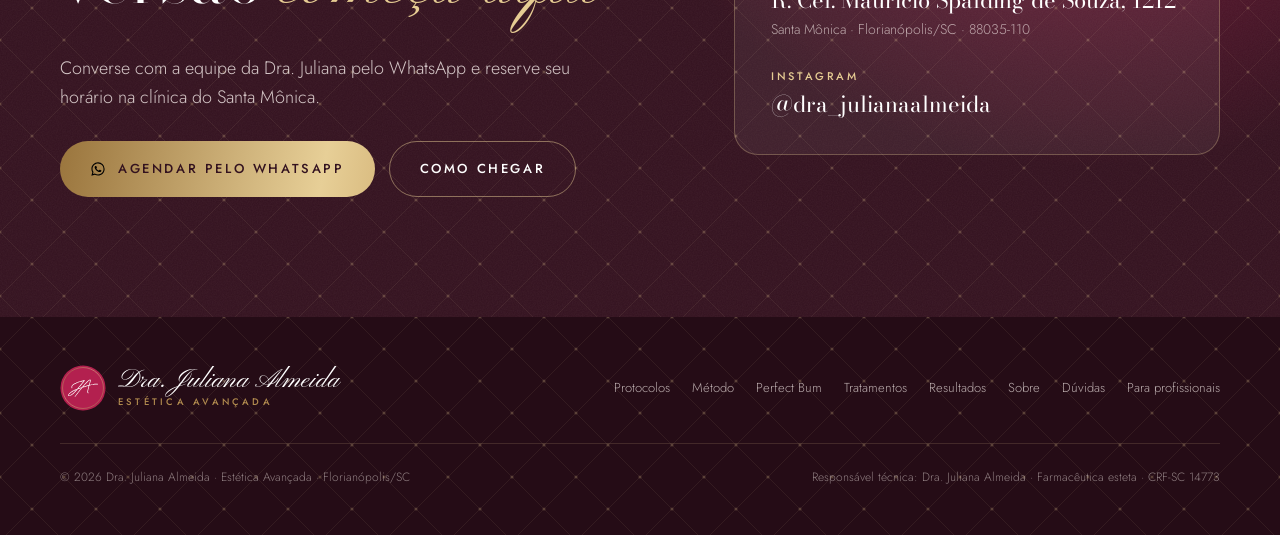
<file: natural-lift.html>
<!doctype html>
<html lang="pt-BR">
<head>
<meta charset="utf-8">
<meta name="viewport" content="width=device-width, initial-scale=1, viewport-fit=cover">
<title>Método Natural Lift: harmonização natural em Florianópolis | Dra. Juliana Almeida</title>
<meta name="description" content="O Método Natural Lift da Dra. Juliana Almeida guia todos os tratamentos faciais da clínica: avaliação sem pressa, plano sob medida e resultado natural, sem exagero.">
<link rel="canonical" href="https://dra-juliana-site.vercel.app/natural-lift">
<meta name="theme-color" content="#33121F">
<meta property="og:type" content="website">
<meta property="og:locale" content="pt_BR">
<meta property="og:site_name" content="Dra. Juliana Almeida · Estética Avançada">
<meta property="og:title" content="Método Natural Lift: harmonização natural em Florianópolis | Dra. Juliana Almeida">
<meta property="og:description" content="O Método Natural Lift da Dra. Juliana Almeida guia todos os tratamentos faciais da clínica: avaliação sem pressa, plano sob medida e resultado natural, sem exagero.">
<meta property="og:url" content="https://dra-juliana-site.vercel.app/natural-lift">
<meta property="og:image" content="https://dra-juliana-site.vercel.app/img/juliana-retrato.jpg">
<meta name="twitter:card" content="summary_large_image">
<link rel="icon" href="data:image/svg+xml,%3Csvg xmlns='http://www.w3.org/2000/svg' viewBox='0 0 100 100'%3E%3Ccircle cx='50' cy='50' r='50' fill='%23B3204F'/%3E%3Cg transform='translate%2818 31.4%29 scale%280.02316%29'%3E%3Cpath fill='%23fff' fill-rule='evenodd' d='M2743 429C2741 422 2736 424 2730 422C2724 420 2713 418 2705 416C2697 414 2692 414 2682 413C2672 412 2663 411 2644 411C2625 411 2592 412 2567 413C2542 414 2528 416 2496 419C2464 422 2416 428 2378 434C2340 440 2306 445 2266 452C2226 459 2176 468 2137 476C2098 484 2054 493 2031 498C2008 503 2006 504 1999 506C1992 508 1990 507 1988 507C1986 507 1986 505 1986 504C1986 503 1984 509 1986 500C1988 491 1987 486 1997 452C2007 418 2036 334 2048 296C2060 258 2064 244 2069 222C2074 200 2078 185 2081 167C2084 149 2086 128 2087 116C2088 104 2088 103 2087 96C2086 89 2086 79 2084 72C2082 65 2080 58 2078 53C2076 48 2074 45 2071 41C2068 37 2062 31 2057 28C2052 25 2047 23 2043 22C2039 21 2040 20 2034 20C2028 20 2016 20 2010 21C2004 22 2004 22 1997 24C1990 26 1978 30 1968 35C1958 40 1948 45 1938 51C1928 57 1920 62 1910 69C1900 76 1888 85 1876 94C1864 103 1857 108 1839 124C1821 140 1792 165 1766 190C1740 215 1720 235 1682 274C1644 313 1606 352 1540 426C1474 500 1329 667 1284 717C1239 767 1280 721 1268 725C1256 729 1232 736 1212 743C1192 750 1173 758 1145 767C1117 776 1070 792 1045 800C1020 808 1002 812 993 814C984 816 991 813 990 812C989 811 988 812 989 809C990 806 985 809 995 796C1005 783 952 850 1049 731C1146 612 1488 190 1575 81C1662 -28 1579 79 1574 79C1569 79 1563 78 1545 80C1527 82 1498 86 1467 92C1436 98 1396 108 1361 116C1326 124 1292 134 1256 143C1220 152 1186 162 1147 173C1108 184 1058 199 1019 212C980 225 942 238 910 249C878 260 856 269 830 279C804 289 784 297 757 309C730 321 694 338 668 350C642 362 622 374 603 384C584 394 572 402 557 411C542 420 529 428 514 439C499 450 479 464 466 475C453 486 446 492 435 502C424 512 411 526 402 536C393 546 386 555 379 565C372 575 366 585 360 595C354 605 348 619 345 627C342 635 341 638 339 645C337 652 335 656 334 670C333 684 333 715 333 729C333 743 335 748 336 756C337 764 338 772 340 779C342 786 343 792 345 797C347 802 350 807 352 810C354 813 356 814 358 816C360 818 363 819 367 820C371 821 376 821 381 820C386 819 393 816 397 814C401 812 402 810 404 805C406 800 408 800 406 787C404 774 396 742 394 726C392 710 393 698 394 688C395 678 396 673 398 666C400 659 401 654 405 645C409 636 418 618 424 609C430 600 434 595 439 588C444 581 447 578 456 568C465 558 481 543 494 531C507 519 519 510 535 498C551 486 570 473 590 461C610 449 637 434 655 424C673 414 680 411 696 403C712 395 730 386 754 376C778 366 808 352 840 340C872 328 906 314 945 301C984 288 1033 272 1073 259C1113 246 1148 236 1185 226C1222 216 1258 206 1297 196C1336 186 1395 172 1416 167C1437 162 1420 167 1421 167C1422 167 1426 164 1423 169C1420 174 1417 180 1401 200C1385 220 1381 227 1328 292C1275 357 1156 501 1084 589C1012 677 932 779 897 822C862 865 880 841 873 848C866 855 863 857 856 862C849 867 851 867 831 876C811 885 761 904 736 915C711 926 715 926 683 941C651 956 584 986 543 1005C502 1024 473 1038 440 1056C407 1074 368 1096 343 1111C318 1126 304 1136 288 1147C272 1158 264 1164 248 1176C232 1188 208 1208 192 1221C176 1234 170 1240 155 1254C140 1268 117 1291 102 1308C87 1325 73 1343 63 1357C53 1371 48 1379 42 1391C36 1403 30 1418 26 1428C22 1438 22 1444 21 1449C20 1454 20 1456 20 1461C20 1466 20 1472 21 1477C22 1482 24 1486 25 1490C26 1494 28 1496 30 1499C32 1502 36 1506 39 1509C42 1512 45 1514 49 1516C53 1518 56 1520 63 1522C70 1524 80 1526 91 1527C102 1528 118 1527 131 1525C144 1523 157 1520 172 1516C187 1512 205 1506 219 1500C233 1494 240 1492 258 1483C276 1474 302 1461 324 1448C346 1435 370 1420 392 1405C414 1390 429 1380 454 1360C479 1340 510 1314 543 1286C576 1258 624 1215 651 1190C678 1165 690 1154 704 1138C718 1122 726 1110 738 1096C750 1082 754 1080 779 1052C804 1024 868 952 889 928C910 904 900 915 906 911C912 907 913 906 924 902C935 898 938 900 970 889C1002 878 1082 850 1118 838C1154 826 1173 821 1187 817C1201 813 1197 814 1200 814C1203 814 1202 814 1203 815C1204 816 1206 816 1204 819C1202 822 1202 823 1194 833C1186 843 1187 840 1157 878C1127 916 1041 1027 1012 1064C983 1101 998 1080 983 1099C968 1118 983 1102 925 1175C867 1248 686 1476 636 1540C586 1604 629 1553 627 1558C625 1563 626 1564 626 1568C626 1572 628 1577 630 1580C632 1583 632 1583 635 1585C638 1587 645 1589 649 1590C653 1591 653 1591 657 1590C661 1589 667 1588 671 1586C675 1584 679 1582 683 1579C687 1576 682 1584 697 1565C712 1546 748 1497 774 1464C800 1431 768 1474 852 1367C936 1260 1205 918 1281 821C1357 724 1302 792 1308 784C1314 776 1314 777 1318 774C1322 771 1325 769 1335 766C1345 763 1305 776 1376 754C1447 732 1682 655 1759 631C1836 607 1815 615 1835 610C1855 605 1871 603 1879 602C1887 601 1882 603 1883 604C1884 605 1885 602 1884 609C1883 616 1881 618 1875 647C1869 676 1856 746 1848 781C1840 816 1836 828 1830 854C1824 880 1819 908 1812 939C1805 970 1792 1017 1786 1043C1780 1069 1779 1081 1777 1095C1775 1109 1774 1119 1774 1129C1774 1139 1774 1146 1774 1155C1774 1164 1775 1173 1777 1182C1779 1191 1782 1202 1785 1210C1788 1218 1790 1222 1795 1229C1800 1236 1808 1245 1814 1250C1820 1255 1824 1258 1828 1261C1832 1264 1832 1264 1837 1266C1842 1268 1850 1270 1855 1271C1860 1272 1861 1272 1865 1271C1869 1270 1875 1269 1878 1268C1881 1267 1883 1265 1885 1263C1887 1261 1888 1257 1889 1254C1890 1251 1891 1249 1891 1246C1891 1243 1892 1239 1891 1235C1890 1231 1890 1228 1884 1224C1878 1220 1865 1214 1858 1208C1851 1202 1846 1196 1843 1191C1840 1186 1839 1184 1838 1179C1837 1174 1835 1168 1835 1160C1835 1152 1836 1136 1837 1128C1838 1120 1839 1121 1841 1110C1843 1099 1845 1076 1847 1063C1849 1050 1842 1078 1853 1030C1864 982 1898 840 1913 773C1928 706 1936 659 1942 631C1948 603 1947 611 1950 604C1953 597 1955 593 1958 589C1961 585 1963 582 1967 579C1971 576 1975 573 1980 571C1985 569 1976 570 1997 565C2018 560 2080 550 2108 544C2136 538 2136 536 2166 530C2196 524 2267 512 2289 508C2311 504 2279 510 2296 508C2313 506 2363 497 2391 493C2419 489 2441 486 2464 484C2487 482 2488 479 2529 478C2570 477 2675 479 2708 478C2741 477 2720 475 2725 473C2730 471 2737 468 2740 466C2743 464 2742 469 2743 463C2744 457 2745 436 2743 429ZM759 978C760 979 774 964 756 984C738 1004 682 1064 653 1095C624 1126 599 1150 580 1169C561 1188 555 1194 538 1209C521 1224 496 1247 478 1262C460 1277 458 1280 431 1300C404 1320 341 1366 316 1385C291 1404 291 1403 279 1411C267 1419 259 1424 246 1431C233 1438 216 1446 203 1452C190 1458 178 1462 165 1466C152 1470 136 1474 125 1475C114 1476 104 1476 97 1475C90 1474 88 1473 85 1471C82 1469 79 1467 77 1464C75 1461 74 1458 73 1455C72 1452 72 1449 73 1444C74 1439 75 1434 79 1426C83 1418 89 1408 96 1398C103 1388 110 1379 122 1366C134 1353 155 1330 168 1318C181 1306 184 1303 198 1291C212 1279 238 1258 255 1245C272 1232 284 1223 300 1212C316 1201 331 1190 351 1177C371 1164 399 1146 422 1132C445 1118 464 1107 487 1094C510 1081 539 1066 562 1054C585 1042 604 1034 625 1024C646 1014 669 1005 690 997C711 989 742 980 753 977C764 974 758 977 759 978ZM2023 82C2023 88 2023 104 2022 114C2021 124 2022 122 2019 140C2016 158 2010 193 2004 220C1998 247 1990 274 1983 300C1976 326 1968 349 1959 378C1950 407 1933 453 1926 475C1919 497 1919 501 1917 509C1915 517 1916 520 1915 524C1914 528 1918 528 1912 530C1906 532 1894 532 1877 536C1860 540 1841 544 1808 554C1775 564 1739 574 1677 593C1615 612 1482 654 1437 668C1392 682 1415 674 1410 675C1405 676 1406 674 1406 672C1406 670 1406 670 1412 663C1418 656 1427 650 1442 633C1457 616 1484 587 1503 564C1522 541 1539 520 1559 497C1579 474 1592 460 1621 429C1650 398 1692 355 1732 314C1772 273 1834 211 1861 185C1888 159 1881 170 1896 158C1911 146 1931 125 1951 112C1971 99 2005 85 2017 80C2029 75 2020 80 2021 80C2022 80 2023 76 2023 82Z'/%3E%3C/g%3E%3C/svg%3E">
<link rel="preconnect" href="https://fonts.googleapis.com">
<link rel="preconnect" href="https://fonts.gstatic.com" crossorigin>
<link rel="stylesheet" href="https://fonts.googleapis.com/css2?family=Bodoni+Moda:ital,opsz,wght@0,6..96,400;0,6..96,500;1,6..96,400;1,6..96,500&family=Jost:wght@300;400;500&family=Pinyon+Script&display=swap">
<link rel="stylesheet" href="assets/site.css">
<script type="application/ld+json">{"@context": "https://schema.org", "@type": "FAQPage", "mainEntity": [{"@type": "Question", "name": "O Natural Lift é um procedimento?", "acceptedAnswer": {"@type": "Answer", "text": "É um método. Ele define como a Dra. Juliana avalia, planeja e executa cada tratamento facial da clínica."}}, {"@type": "Question", "name": "Quais técnicas o método usa?", "acceptedAnswer": {"@type": "Answer", "text": "Toxina botulínica, ácido hialurônico, bioestimuladores de colágeno, fios e cuidados com a pele, combinados de acordo com cada rosto."}}, {"@type": "Question", "name": "Como sei o que eu preciso?", "acceptedAnswer": {"@type": "Answer", "text": "Na avaliação. A Dra. Juliana explica o que faz sentido para você e o que não é necessário."}}]}</script>
<script type="application/ld+json">{"@context": "https://schema.org", "@type": "Service", "name": "Método Natural Lift", "description": "O Método Natural Lift da Dra. Juliana Almeida guia todos os tratamentos faciais da clínica: avaliação sem pressa, plano sob medida e resultado natural, sem exagero.", "areaServed": "Florianópolis, SC", "provider": {"@type": "BeautySalon", "name": "Dra. Juliana Almeida - Estética Avançada", "url": "https://dra-juliana-site.vercel.app", "telephone": "+55 48 99979-5245", "image": "https://dra-juliana-site.vercel.app/img/juliana-retrato.jpg", "address": {"@type": "PostalAddress", "streetAddress": "R. Cel. Maurício Spalding de Souza, 1212", "addressLocality": "Florianópolis", "addressRegion": "SC", "postalCode": "88035-110", "addressCountry": "BR"}, "aggregateRating": {"@type": "AggregateRating", "ratingValue": "4.9", "reviewCount": "85"}, "sameAs": ["https://www.instagram.com/dra_julianaalmeida/"]}, "url": "https://dra-juliana-site.vercel.app/natural-lift"}</script>
<script type="application/ld+json">{"@context": "https://schema.org", "@type": "BreadcrumbList", "itemListElement": [{"@type": "ListItem", "position": 1, "name": "Início", "item": "https://dra-juliana-site.vercel.app/"}, {"@type": "ListItem", "position": 2, "name": "Tratamentos", "item": "https://dra-juliana-site.vercel.app/#tratamentos"}, {"@type": "ListItem", "position": 3, "name": "Método Natural Lift", "item": "https://dra-juliana-site.vercel.app/natural-lift"}]}</script>
</head>
<body>
<svg width="0" height="0" style="position:absolute" aria-hidden="true">
  <defs>
    <linearGradient id="g-gold" x1="0" y1="0" x2="1" y2="1">
      <stop offset="0" stop-color="#9A753D"/><stop offset=".45" stop-color="#E7CF97"/><stop offset="1" stop-color="#A8834A"/>
    </linearGradient>
  </defs>
  <symbol id="ja-mark" viewBox="0 0 2763 1610"><path fill="currentColor" fill-rule="evenodd" d="M2743 429C2741 422 2736 424 2730 422C2724 420 2713 418 2705 416C2697 414 2692 414 2682 413C2672 412 2663 411 2644 411C2625 411 2592 412 2567 413C2542 414 2528 416 2496 419C2464 422 2416 428 2378 434C2340 440 2306 445 2266 452C2226 459 2176 468 2137 476C2098 484 2054 493 2031 498C2008 503 2006 504 1999 506C1992 508 1990 507 1988 507C1986 507 1986 505 1986 504C1986 503 1984 509 1986 500C1988 491 1987 486 1997 452C2007 418 2036 334 2048 296C2060 258 2064 244 2069 222C2074 200 2078 185 2081 167C2084 149 2086 128 2087 116C2088 104 2088 103 2087 96C2086 89 2086 79 2084 72C2082 65 2080 58 2078 53C2076 48 2074 45 2071 41C2068 37 2062 31 2057 28C2052 25 2047 23 2043 22C2039 21 2040 20 2034 20C2028 20 2016 20 2010 21C2004 22 2004 22 1997 24C1990 26 1978 30 1968 35C1958 40 1948 45 1938 51C1928 57 1920 62 1910 69C1900 76 1888 85 1876 94C1864 103 1857 108 1839 124C1821 140 1792 165 1766 190C1740 215 1720 235 1682 274C1644 313 1606 352 1540 426C1474 500 1329 667 1284 717C1239 767 1280 721 1268 725C1256 729 1232 736 1212 743C1192 750 1173 758 1145 767C1117 776 1070 792 1045 800C1020 808 1002 812 993 814C984 816 991 813 990 812C989 811 988 812 989 809C990 806 985 809 995 796C1005 783 952 850 1049 731C1146 612 1488 190 1575 81C1662 -28 1579 79 1574 79C1569 79 1563 78 1545 80C1527 82 1498 86 1467 92C1436 98 1396 108 1361 116C1326 124 1292 134 1256 143C1220 152 1186 162 1147 173C1108 184 1058 199 1019 212C980 225 942 238 910 249C878 260 856 269 830 279C804 289 784 297 757 309C730 321 694 338 668 350C642 362 622 374 603 384C584 394 572 402 557 411C542 420 529 428 514 439C499 450 479 464 466 475C453 486 446 492 435 502C424 512 411 526 402 536C393 546 386 555 379 565C372 575 366 585 360 595C354 605 348 619 345 627C342 635 341 638 339 645C337 652 335 656 334 670C333 684 333 715 333 729C333 743 335 748 336 756C337 764 338 772 340 779C342 786 343 792 345 797C347 802 350 807 352 810C354 813 356 814 358 816C360 818 363 819 367 820C371 821 376 821 381 820C386 819 393 816 397 814C401 812 402 810 404 805C406 800 408 800 406 787C404 774 396 742 394 726C392 710 393 698 394 688C395 678 396 673 398 666C400 659 401 654 405 645C409 636 418 618 424 609C430 600 434 595 439 588C444 581 447 578 456 568C465 558 481 543 494 531C507 519 519 510 535 498C551 486 570 473 590 461C610 449 637 434 655 424C673 414 680 411 696 403C712 395 730 386 754 376C778 366 808 352 840 340C872 328 906 314 945 301C984 288 1033 272 1073 259C1113 246 1148 236 1185 226C1222 216 1258 206 1297 196C1336 186 1395 172 1416 167C1437 162 1420 167 1421 167C1422 167 1426 164 1423 169C1420 174 1417 180 1401 200C1385 220 1381 227 1328 292C1275 357 1156 501 1084 589C1012 677 932 779 897 822C862 865 880 841 873 848C866 855 863 857 856 862C849 867 851 867 831 876C811 885 761 904 736 915C711 926 715 926 683 941C651 956 584 986 543 1005C502 1024 473 1038 440 1056C407 1074 368 1096 343 1111C318 1126 304 1136 288 1147C272 1158 264 1164 248 1176C232 1188 208 1208 192 1221C176 1234 170 1240 155 1254C140 1268 117 1291 102 1308C87 1325 73 1343 63 1357C53 1371 48 1379 42 1391C36 1403 30 1418 26 1428C22 1438 22 1444 21 1449C20 1454 20 1456 20 1461C20 1466 20 1472 21 1477C22 1482 24 1486 25 1490C26 1494 28 1496 30 1499C32 1502 36 1506 39 1509C42 1512 45 1514 49 1516C53 1518 56 1520 63 1522C70 1524 80 1526 91 1527C102 1528 118 1527 131 1525C144 1523 157 1520 172 1516C187 1512 205 1506 219 1500C233 1494 240 1492 258 1483C276 1474 302 1461 324 1448C346 1435 370 1420 392 1405C414 1390 429 1380 454 1360C479 1340 510 1314 543 1286C576 1258 624 1215 651 1190C678 1165 690 1154 704 1138C718 1122 726 1110 738 1096C750 1082 754 1080 779 1052C804 1024 868 952 889 928C910 904 900 915 906 911C912 907 913 906 924 902C935 898 938 900 970 889C1002 878 1082 850 1118 838C1154 826 1173 821 1187 817C1201 813 1197 814 1200 814C1203 814 1202 814 1203 815C1204 816 1206 816 1204 819C1202 822 1202 823 1194 833C1186 843 1187 840 1157 878C1127 916 1041 1027 1012 1064C983 1101 998 1080 983 1099C968 1118 983 1102 925 1175C867 1248 686 1476 636 1540C586 1604 629 1553 627 1558C625 1563 626 1564 626 1568C626 1572 628 1577 630 1580C632 1583 632 1583 635 1585C638 1587 645 1589 649 1590C653 1591 653 1591 657 1590C661 1589 667 1588 671 1586C675 1584 679 1582 683 1579C687 1576 682 1584 697 1565C712 1546 748 1497 774 1464C800 1431 768 1474 852 1367C936 1260 1205 918 1281 821C1357 724 1302 792 1308 784C1314 776 1314 777 1318 774C1322 771 1325 769 1335 766C1345 763 1305 776 1376 754C1447 732 1682 655 1759 631C1836 607 1815 615 1835 610C1855 605 1871 603 1879 602C1887 601 1882 603 1883 604C1884 605 1885 602 1884 609C1883 616 1881 618 1875 647C1869 676 1856 746 1848 781C1840 816 1836 828 1830 854C1824 880 1819 908 1812 939C1805 970 1792 1017 1786 1043C1780 1069 1779 1081 1777 1095C1775 1109 1774 1119 1774 1129C1774 1139 1774 1146 1774 1155C1774 1164 1775 1173 1777 1182C1779 1191 1782 1202 1785 1210C1788 1218 1790 1222 1795 1229C1800 1236 1808 1245 1814 1250C1820 1255 1824 1258 1828 1261C1832 1264 1832 1264 1837 1266C1842 1268 1850 1270 1855 1271C1860 1272 1861 1272 1865 1271C1869 1270 1875 1269 1878 1268C1881 1267 1883 1265 1885 1263C1887 1261 1888 1257 1889 1254C1890 1251 1891 1249 1891 1246C1891 1243 1892 1239 1891 1235C1890 1231 1890 1228 1884 1224C1878 1220 1865 1214 1858 1208C1851 1202 1846 1196 1843 1191C1840 1186 1839 1184 1838 1179C1837 1174 1835 1168 1835 1160C1835 1152 1836 1136 1837 1128C1838 1120 1839 1121 1841 1110C1843 1099 1845 1076 1847 1063C1849 1050 1842 1078 1853 1030C1864 982 1898 840 1913 773C1928 706 1936 659 1942 631C1948 603 1947 611 1950 604C1953 597 1955 593 1958 589C1961 585 1963 582 1967 579C1971 576 1975 573 1980 571C1985 569 1976 570 1997 565C2018 560 2080 550 2108 544C2136 538 2136 536 2166 530C2196 524 2267 512 2289 508C2311 504 2279 510 2296 508C2313 506 2363 497 2391 493C2419 489 2441 486 2464 484C2487 482 2488 479 2529 478C2570 477 2675 479 2708 478C2741 477 2720 475 2725 473C2730 471 2737 468 2740 466C2743 464 2742 469 2743 463C2744 457 2745 436 2743 429ZM759 978C760 979 774 964 756 984C738 1004 682 1064 653 1095C624 1126 599 1150 580 1169C561 1188 555 1194 538 1209C521 1224 496 1247 478 1262C460 1277 458 1280 431 1300C404 1320 341 1366 316 1385C291 1404 291 1403 279 1411C267 1419 259 1424 246 1431C233 1438 216 1446 203 1452C190 1458 178 1462 165 1466C152 1470 136 1474 125 1475C114 1476 104 1476 97 1475C90 1474 88 1473 85 1471C82 1469 79 1467 77 1464C75 1461 74 1458 73 1455C72 1452 72 1449 73 1444C74 1439 75 1434 79 1426C83 1418 89 1408 96 1398C103 1388 110 1379 122 1366C134 1353 155 1330 168 1318C181 1306 184 1303 198 1291C212 1279 238 1258 255 1245C272 1232 284 1223 300 1212C316 1201 331 1190 351 1177C371 1164 399 1146 422 1132C445 1118 464 1107 487 1094C510 1081 539 1066 562 1054C585 1042 604 1034 625 1024C646 1014 669 1005 690 997C711 989 742 980 753 977C764 974 758 977 759 978ZM2023 82C2023 88 2023 104 2022 114C2021 124 2022 122 2019 140C2016 158 2010 193 2004 220C1998 247 1990 274 1983 300C1976 326 1968 349 1959 378C1950 407 1933 453 1926 475C1919 497 1919 501 1917 509C1915 517 1916 520 1915 524C1914 528 1918 528 1912 530C1906 532 1894 532 1877 536C1860 540 1841 544 1808 554C1775 564 1739 574 1677 593C1615 612 1482 654 1437 668C1392 682 1415 674 1410 675C1405 676 1406 674 1406 672C1406 670 1406 670 1412 663C1418 656 1427 650 1442 633C1457 616 1484 587 1503 564C1522 541 1539 520 1559 497C1579 474 1592 460 1621 429C1650 398 1692 355 1732 314C1772 273 1834 211 1861 185C1888 159 1881 170 1896 158C1911 146 1931 125 1951 112C1971 99 2005 85 2017 80C2029 75 2020 80 2021 80C2022 80 2023 76 2023 82Z"/></symbol>
  <symbol id="i-wa" viewBox="0 0 24 24"><path d="M12.04 2C6.58 2 2.13 6.45 2.13 11.91c0 1.75.46 3.45 1.32 4.95L2.05 22l5.25-1.38a9.9 9.9 0 0 0 4.74 1.21h.01c5.46 0 9.91-4.45 9.91-9.91A9.85 9.85 0 0 0 12.04 2zm0 18.15h-.01a8.2 8.2 0 0 1-4.19-1.15l-.3-.18-3.12.82.83-3.04-.2-.31a8.2 8.2 0 0 1-1.26-4.38c0-4.54 3.7-8.23 8.25-8.23a8.2 8.2 0 0 1 8.23 8.24c0 4.54-3.7 8.23-8.23 8.23zm4.52-6.16c-.25-.12-1.47-.72-1.69-.81-.23-.08-.39-.12-.56.13-.16.25-.64.81-.79.97-.14.17-.29.19-.54.06-.25-.12-1.05-.39-1.99-1.23-.74-.66-1.23-1.47-1.38-1.72-.14-.25-.02-.38.11-.51.11-.11.25-.29.37-.43.13-.15.17-.25.25-.42.08-.17.04-.31-.02-.43-.06-.13-.56-1.34-.76-1.84-.2-.48-.41-.42-.56-.43h-.48a.92.92 0 0 0-.66.31c-.23.25-.87.85-.87 2.07 0 1.22.89 2.4 1.01 2.56.12.17 1.75 2.67 4.23 3.74.59.26 1.05.41 1.41.52.59.19 1.13.16 1.56.1.48-.07 1.47-.6 1.67-1.18.21-.58.21-1.07.14-1.18-.06-.1-.22-.16-.47-.29z"/></symbol>
  <symbol id="i-arrow" viewBox="0 0 24 24"><path d="M5 12h14M13 6l6 6-6 6" fill="none" stroke="currentColor" stroke-width="1.5" stroke-linecap="round" stroke-linejoin="round"/></symbol>
  <symbol id="i-play" viewBox="0 0 24 24"><path d="M6 4l14 8-14 8z"/></symbol>
</svg>
<header class="site-header">
  <div class="wrap">
    <nav class="nav" aria-label="Principal">
      <a class="brand" href="/" aria-label="Dra. Juliana Almeida, início">
        <svg class="brand-badge" viewBox="0 0 100 100" aria-hidden="true">
          <circle cx="50" cy="50" r="49" fill="#B3204F"/>
          <circle cx="50" cy="50" r="44.5" fill="none" stroke="url(#g-gold)" stroke-width="1"/>
          <use href="#ja-mark" x="17" y="31" width="66" height="38.5" color="#fff"/>
        </svg>
        <span class="brand-name"><span class="script">Dra. Juliana Almeida</span><small>Estética Avançada</small></span>
      </a>
      <ul class="nav-links">
        <li><a href="/#protocolos">Protocolos</a></li>
        <li><a href="/#perfect-bum">Perfect Bum</a></li>
        <li><a href="/#tratamentos">Tratamentos</a></li>
        <li><a href="/#resultados">Resultados</a></li>
        <li><a href="/#sobre">Sobre</a></li>
        <li><a href="/#avaliacoes">Avaliações</a></li>
      </ul>
      <a class="btn btn-primary" data-wa="Olá, Dra. Juliana! Vim pelo site e gostaria de agendar uma avaliação." href="/#contato">Agendar avaliação</a>
      <button class="menu-toggle" id="menu-toggle" aria-expanded="false" aria-controls="mobile-menu" aria-label="Abrir menu">
        <svg viewBox="0 0 24 24" fill="none" stroke="currentColor" stroke-width="1.5" stroke-linecap="round"><path d="M4 8h16M4 16h16"/></svg>
      </button>
    </nav>
  </div>
  <div class="mobile-menu" id="mobile-menu" hidden>
    <div class="wrap">
      <ul>
        <li><a href="/#protocolos">Protocolos assinatura</a></li>
        <li><a href="/#metodo">Método Natural Lift</a></li>
        <li><a href="/#perfect-bum">Perfect Bum</a></li>
        <li><a href="/#tratamentos">Tratamentos</a></li>
        <li><a href="/#resultados">Resultados</a></li>
        <li><a href="/#sobre">Sobre a Dra.</a></li>
        <li><a href="/#clinica">A clínica</a></li>
        <li><a href="/#avaliacoes">Avaliações</a></li>
        <li><a href="/#profissionais">Para profissionais</a></li>
        <li><a href="/#contato">Contato</a></li>
      </ul>
      <a class="btn btn-primary" data-wa="Olá, Dra. Juliana! Vim pelo site e gostaria de agendar uma avaliação." href="/#contato"><svg><use href="#i-wa"/></svg>Agendar pelo WhatsApp</a>
    </div>
  </div>
</header>
<main>
  <section class="p-hero">
    <div class="wrap">
      <div class="p-hero-grid">
        <div class="p-hero-copy">
          <nav class="crumb" aria-label="Você está em"><a href="/">Início</a><span>·</span><a href="/#tratamentos">Tratamentos</a><span>·</span><span>Método Natural Lift</span></nav>
          <p class="eyebrow rule">O método da Dra. Juliana</p>
          <h1>Natural <em>Lift</em></h1>
          <p class="lead">O método que guia todos os tratamentos faciais da clínica. Antes de qualquer agulha vem o olhar: cada rosto tem proporções, histórias e desejos próprios.</p>
          <div class="row"><a class="btn btn-gold" data-wa="Olá, Dra. Juliana! Vim pelo site e quero conhecer o Método Natural Lift." href="#contato"><svg><use href="#i-wa"/></svg>Agendar avaliação</a><a class="btn btn-ghost" href="#como-funciona">Como funciona</a></div>
        </div>
        <figure class="p-hero-photo"><img src="img/juliana-retrato.jpg" alt="Método Natural Lift com a Dra. Juliana Almeida" style="object-position:50% 20%" fetchpriority="high"></figure>
      </div>
      <dl class="p-facts"><div><dt>Princípio</dt><dd>Realçar sem transformar</dd></div><div><dt>Avaliação</dt><dd>Facial completa e sem pressa</dd></div><div><dt>Plano</dt><dd>Só o que faz sentido para você</dd></div><div><dt>Acompanhamento</dt><dd>Retornos e ajustes finos</dd></div></dl>
    </div>
  </section>

  <section class="section p-light" id="para-quem">
    <div class="wrap p-two">
      <div class="section-head"><p class="eyebrow rule">Para quem é</p><h2>Indicado para <em>você</em> que…</h2><p>A indicação final é sempre feita na avaliação, com a Dra. Juliana.</p></div>
      <ul class="p-checks"><li>Tem medo de ficar artificial</li><li>Quer orientação honesta sobre o que realmente precisa</li><li>Busca um plano completo, não procedimentos soltos</li><li>Valoriza naturalidade acima de tudo</li></ul>
    </div>
  </section>

  <div class="orn" aria-hidden="true"><span><svg class="ja" viewBox="0 0 2763 1610" aria-hidden="true"><use href="#ja-mark"/></svg></span></div>

  <section class="section p-light" id="como-funciona">
    <div class="wrap metodo-grid">
      <div class="section-head metodo-head"><p class="eyebrow rule">Como funciona</p><h2>Do primeiro olhar ao <em>resultado</em></h2><p>Cada etapa segue o Método Natural Lift: realçar sem transformar.</p></div>
      <ol class="steps"><li class="step"><span class="step-n">i.</span><div><h3>Avaliação sem pressa</h3><p>Análise facial completa, com escuta do que incomoda você e do que você quer preservar.</p></div></li><li class="step"><span class="step-n">ii.</span><div><h3>Plano sob medida</h3><p>Só entra no plano o que faz sentido para você, com a durabilidade prevista de cada etapa.</p></div></li><li class="step"><span class="step-n">iii.</span><div><h3>Acompanhamento próximo</h3><p>Retornos programados e ajustes finos. A maioria das pacientes volta à rotina no dia seguinte.</p></div></li></ol>
    </div>
  </section>

  <section class="section results p-media" id="resultados">
    <div class="wrap">
      <div class="section-head"><p class="eyebrow rule">Resultados</p><h2>Veja de perto, <em>sem filtro</em></h2></div>
      <p class="sub-label">Antes e depois <small>Resultados reais da clínica</small></p><div class="ba-grid" style="--n:3"><figure class="ba"><span class="chip l">Antes</span><span class="chip r">Depois</span><img src="img/ba-1.jpg" alt="Antes e depois: Rejuvenescimento full face" loading="lazy"><figcaption>Rejuvenescimento full face</figcaption></figure><figure class="ba"><span class="chip l">Antes</span><span class="chip r">Depois</span><img src="img/ba-3.jpg" alt="Antes e depois: Olhar descansado" loading="lazy"><figcaption>Olhar descansado</figcaption></figure><figure class="ba"><span class="chip l">Antes</span><span class="chip r">Depois</span><img src="img/ba-2.jpg" alt="Antes e depois: Qualidade de pele" loading="lazy"><figcaption>Qualidade de pele</figcaption></figure></div>
      <p class="disclaimer">Os resultados variam de pessoa para pessoa. Imagens divulgadas com autorização das pacientes.</p>
    </div>
  </section>
  <section class="section faq" id="duvidas">
    <div class="wrap faq-grid">
      <div class="section-head"><p class="eyebrow rule">Dúvidas frequentes</p><h2>Sobre o Método Natural Lift</h2><p>Ficou alguma dúvida? A equipe responde pelo WhatsApp.</p></div>
      <div class="faq-list"><details open><summary>O Natural Lift é um procedimento?</summary><p>É um método. Ele define como a Dra. Juliana avalia, planeja e executa cada tratamento facial da clínica.</p></details><details><summary>Quais técnicas o método usa?</summary><p>Toxina botulínica, ácido hialurônico, bioestimuladores de colágeno, fios e cuidados com a pele, combinados de acordo com cada rosto.</p></details><details><summary>Como sei o que eu preciso?</summary><p>Na avaliação. A Dra. Juliana explica o que faz sentido para você e o que não é necessário.</p></details></div>
    </div>
  </section>

  <section class="section protocols">
    <div class="wrap">
      <div class="section-head"><p class="eyebrow rule">Veja também</p><h2>Outros cuidados <em>da clínica</em></h2></div>
      <div class="proto-grid p-related"><a class="proto" href="passaporte-ja"><span class="stamp"><svg class="ja" viewBox="0 0 2763 1610" aria-hidden="true"><use href="#ja-mark"/></svg></span><small>Protocolo exclusivo</small><h3>Passaporte JA</h3><p>O protocolo de rejuvenescimento facial que a Dra. Juliana criou a partir de mais de 2 mil atendimentos.</p><span class="more">Conhecer <svg><use href="#i-arrow"/></svg></span></a><a class="proto" href="harmonizacao-facial"><span class="stamp"><svg class="ja" viewBox="0 0 2763 1610" aria-hidden="true"><use href="#ja-mark"/></svg></span><small>Full face</small><h3>Harmonização facial</h3><p>Um planejamento integrado do rosto inteiro para equilibrar proporções, devolver contorno e realçar os seus traços, sem que ninguém perceba o que foi feito, só que você está mais bonita.</p><span class="more">Conhecer <svg><use href="#i-arrow"/></svg></span></a><a class="proto" href="toxina-botulinica"><span class="stamp"><svg class="ja" viewBox="0 0 2763 1610" aria-hidden="true"><use href="#ja-mark"/></svg></span><small>Linhas de expressão</small><h3>Toxina botulínica</h3><p>Suaviza linhas de expressão da testa, entre as sobrancelhas e ao redor dos olhos, mantendo a naturalidade do olhar e do sorriso.</p><span class="more">Conhecer <svg><use href="#i-arrow"/></svg></span></a></div>
    </div>
  </section>

  <section class="cta" id="contato">
    <div class="wrap cta-grid">
      <div class="cta-copy">
        <p class="eyebrow rule" style="color:var(--gold-hi)">Agende sua avaliação</p>
        <h2>Sua melhor versão <span class="script">começa aqui</span></h2>
        <p>Converse com a equipe da Dra. Juliana pelo WhatsApp e reserve seu horário na clínica do Santa Mônica.</p>
        <div class="row">
          <a class="btn btn-gold" data-wa="Olá, Dra. Juliana! Vim pelo site e gostaria de agendar uma avaliação." href="#contato"><svg><use href="#i-wa"/></svg>Agendar pelo WhatsApp</a>
          <a class="btn btn-ghost" href="https://www.google.com/maps/search/?api=1&query=R.+Cel.+Maur%C3%ADcio+Spalding+de+Souza%2C+1212+-+Santa+Monica%2C+Florian%C3%B3polis+-+SC" target="_blank" rel="noopener">Como chegar</a>
        </div>
      </div>
      <div class="contact-card">
        <div><small>WhatsApp</small><a data-wa="Olá, Dra. Juliana! Vim pelo site e gostaria de agendar uma avaliação." href="#contato">(48) 99979-5245</a></div>
        <div><small>Endereço</small><p>R. Cel. Maurício Spalding de Souza, 1212</p><span class="sub">Santa Mônica · Florianópolis/SC · 88035-110</span></div>
        <div><small>Instagram</small><a href="https://www.instagram.com/dra_julianaalmeida/" target="_blank" rel="noopener">@dra_julianaalmeida</a></div>
      </div>
    </div>
  </section>
</main>
<footer class="site-footer">
  <div class="wrap">
    <div class="foot">
      <a class="brand" href="/" aria-label="Voltar ao início">
        <svg class="brand-badge" viewBox="0 0 100 100" aria-hidden="true"><circle cx="50" cy="50" r="49" fill="#B3204F"/><circle cx="50" cy="50" r="44.5" fill="none" stroke="url(#g-gold)" stroke-width="1"/><use href="#ja-mark" x="17" y="31" width="66" height="38.5" color="#fff"/></svg>
        <span class="brand-name"><span class="script">Dra. Juliana Almeida</span><small>Estética Avançada</small></span>
      </a>
      <nav aria-label="Rodapé">
        <a href="/#protocolos">Protocolos</a><a href="/#metodo">Método</a><a href="/#perfect-bum">Perfect Bum</a><a href="/#tratamentos">Tratamentos</a><a href="/#resultados">Resultados</a><a href="/#sobre">Sobre</a><a href="/#duvidas">Dúvidas</a><a href="/#profissionais">Para profissionais</a>
      </nav>
    </div>
    <div class="foot-legal">
      <span>© <span id="year">2026</span> Dra. Juliana Almeida · Estética Avançada · Florianópolis/SC</span>
      <span>Responsável técnica: Dra. Juliana Almeida · Farmacêutica esteta · CRF-SC 14773</span>
    </div>
  </div>
</footer>
<a class="wa-float" data-wa="Olá, Dra. Juliana! Vim pelo site e quero conhecer o Método Natural Lift." href="#contato" aria-label="Falar no WhatsApp"><i><svg><use href="#i-wa"/></svg></i><span>Agende pelo WhatsApp</span></a>
<script src="assets/site.js"></script>
</body>
</html>
</file>
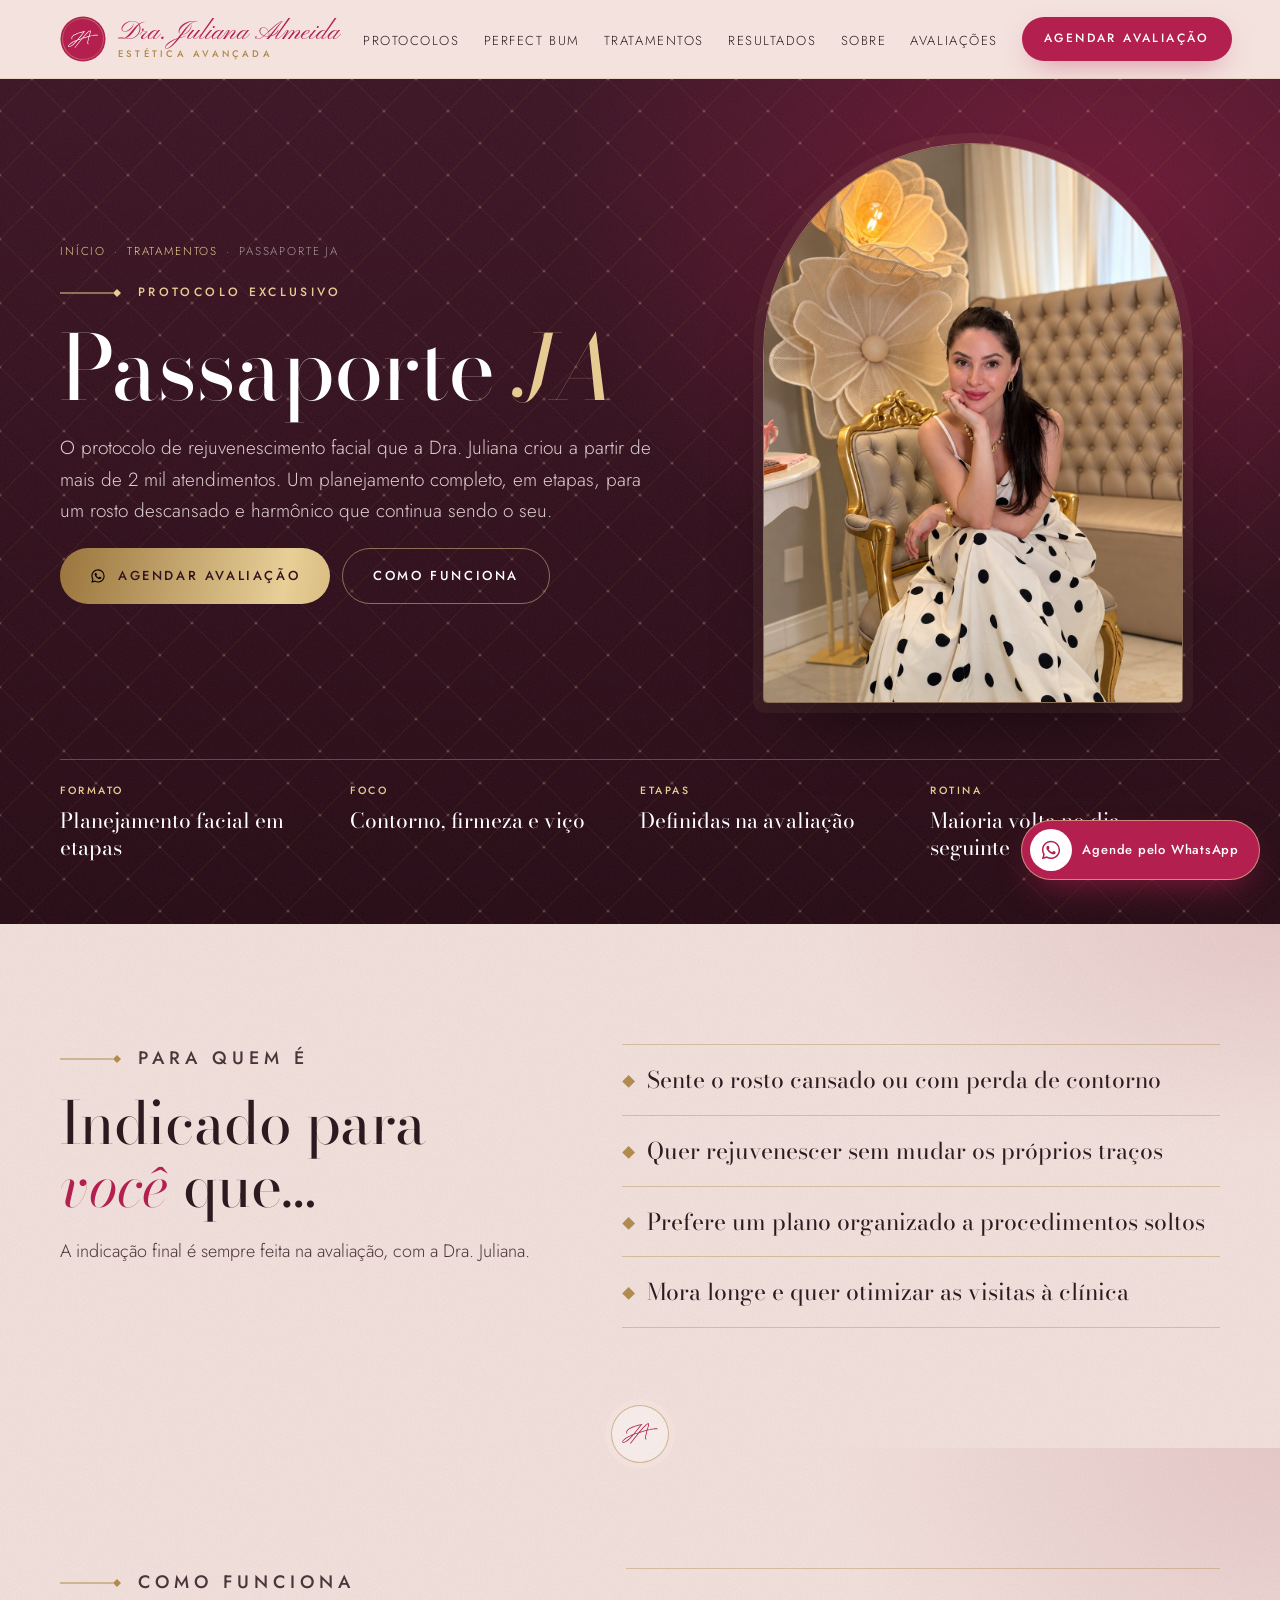
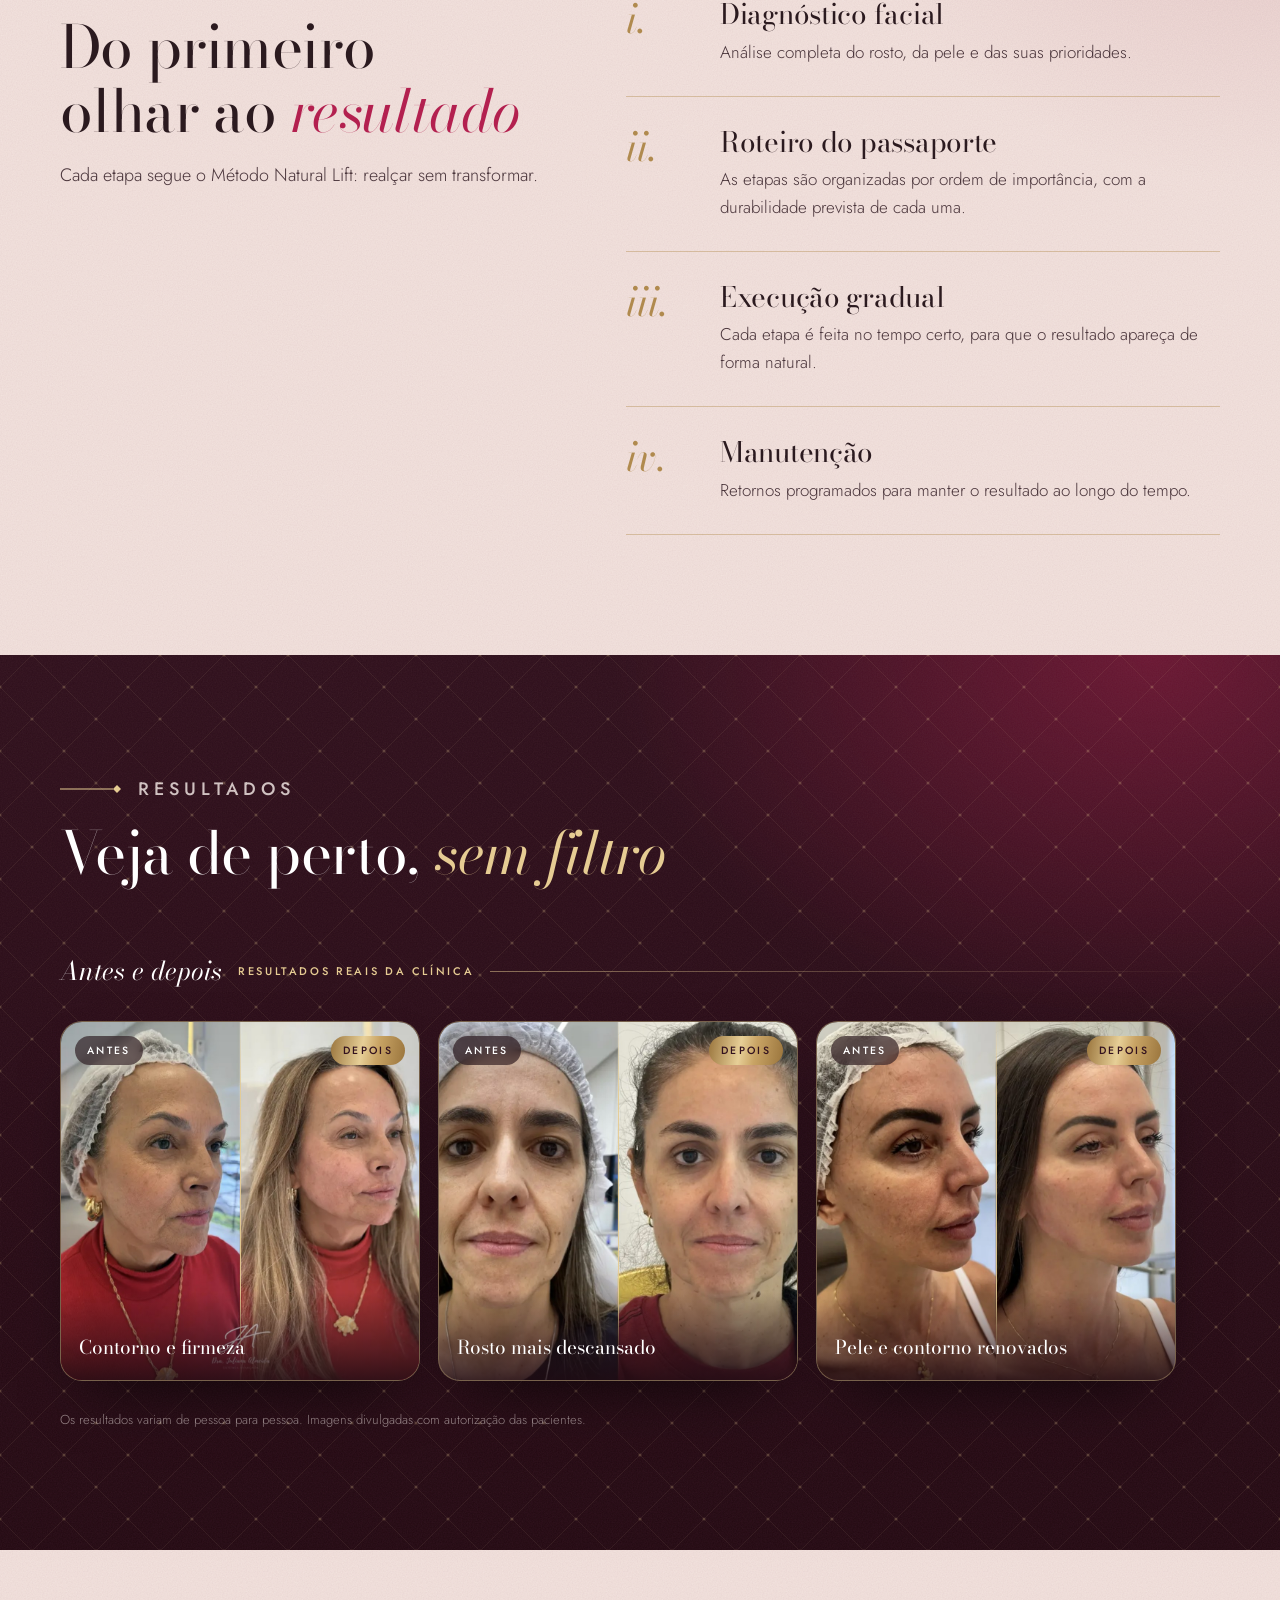
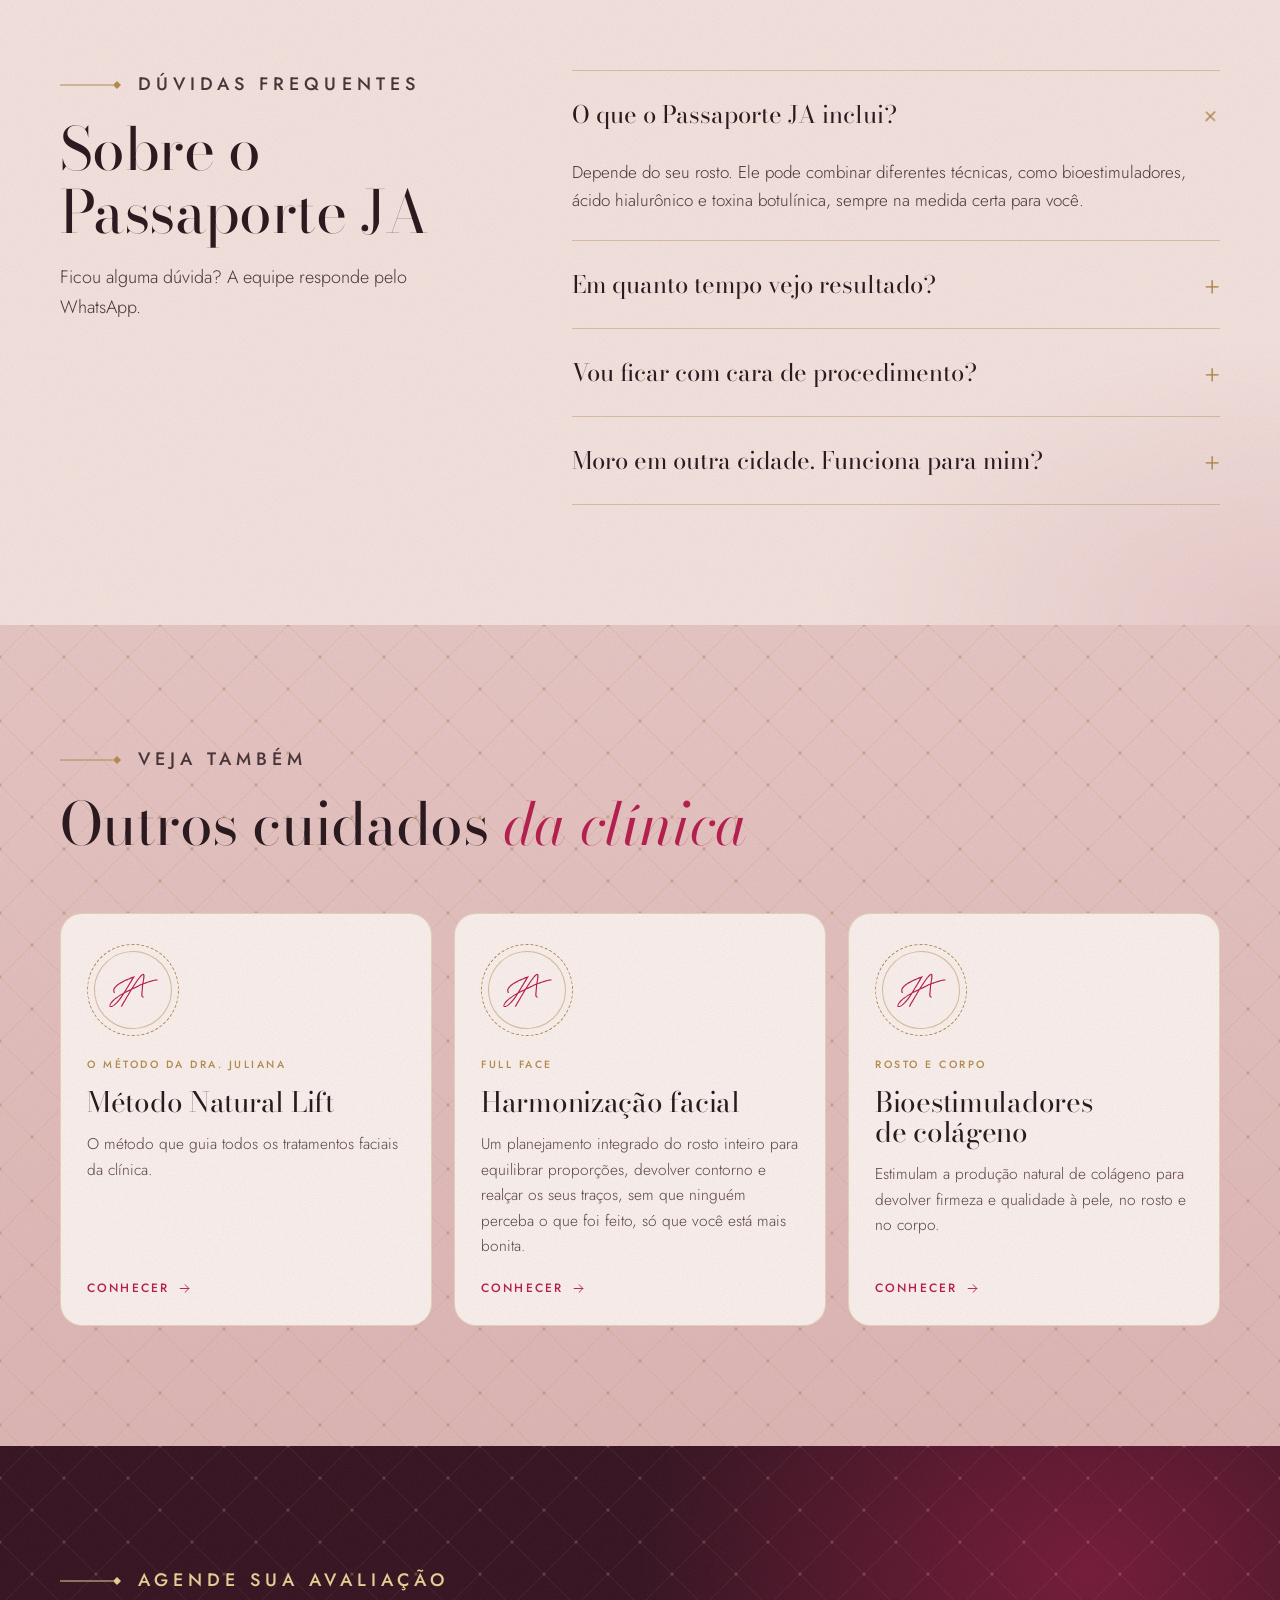
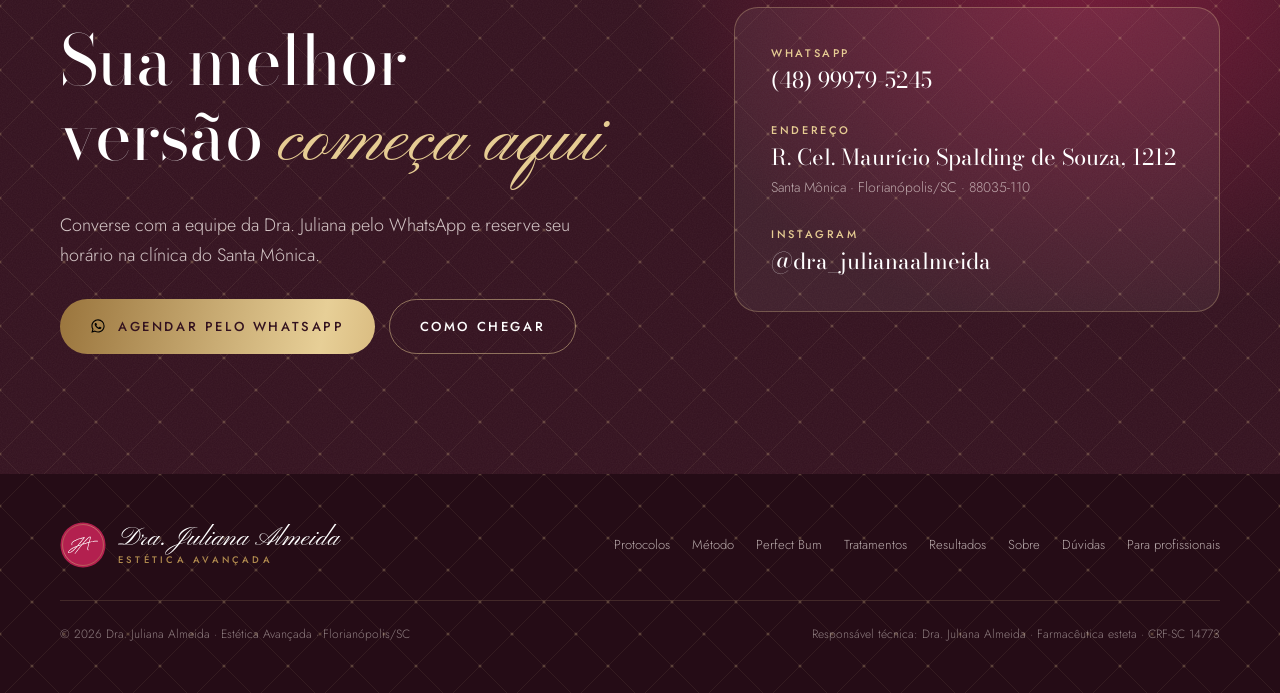
<file: passaporte-ja.html>
<!doctype html>
<html lang="pt-BR">
<head>
<meta charset="utf-8">
<meta name="viewport" content="width=device-width, initial-scale=1, viewport-fit=cover">
<title>Passaporte JA: protocolo de rejuvenescimento facial em Florianópolis | Dra. Juliana Almeida</title>
<meta name="description" content="Passaporte JA, o protocolo de rejuvenescimento facial em etapas criado pela Dra. Juliana Almeida a partir de mais de 2 mil atendimentos. Resultado natural, sem exagero.">
<link rel="canonical" href="https://dra-juliana-site.vercel.app/passaporte-ja">
<meta name="theme-color" content="#33121F">
<meta property="og:type" content="website">
<meta property="og:locale" content="pt_BR">
<meta property="og:site_name" content="Dra. Juliana Almeida · Estética Avançada">
<meta property="og:title" content="Passaporte JA: protocolo de rejuvenescimento facial em Florianópolis | Dra. Juliana Almeida">
<meta property="og:description" content="Passaporte JA, o protocolo de rejuvenescimento facial em etapas criado pela Dra. Juliana Almeida a partir de mais de 2 mil atendimentos. Resultado natural, sem exagero.">
<meta property="og:url" content="https://dra-juliana-site.vercel.app/passaporte-ja">
<meta property="og:image" content="https://dra-juliana-site.vercel.app/img/juliana-poltrona.jpg">
<meta name="twitter:card" content="summary_large_image">
<link rel="icon" href="data:image/svg+xml,%3Csvg xmlns='http://www.w3.org/2000/svg' viewBox='0 0 100 100'%3E%3Ccircle cx='50' cy='50' r='50' fill='%23B3204F'/%3E%3Cg transform='translate%2818 31.4%29 scale%280.02316%29'%3E%3Cpath fill='%23fff' fill-rule='evenodd' d='M2743 429C2741 422 2736 424 2730 422C2724 420 2713 418 2705 416C2697 414 2692 414 2682 413C2672 412 2663 411 2644 411C2625 411 2592 412 2567 413C2542 414 2528 416 2496 419C2464 422 2416 428 2378 434C2340 440 2306 445 2266 452C2226 459 2176 468 2137 476C2098 484 2054 493 2031 498C2008 503 2006 504 1999 506C1992 508 1990 507 1988 507C1986 507 1986 505 1986 504C1986 503 1984 509 1986 500C1988 491 1987 486 1997 452C2007 418 2036 334 2048 296C2060 258 2064 244 2069 222C2074 200 2078 185 2081 167C2084 149 2086 128 2087 116C2088 104 2088 103 2087 96C2086 89 2086 79 2084 72C2082 65 2080 58 2078 53C2076 48 2074 45 2071 41C2068 37 2062 31 2057 28C2052 25 2047 23 2043 22C2039 21 2040 20 2034 20C2028 20 2016 20 2010 21C2004 22 2004 22 1997 24C1990 26 1978 30 1968 35C1958 40 1948 45 1938 51C1928 57 1920 62 1910 69C1900 76 1888 85 1876 94C1864 103 1857 108 1839 124C1821 140 1792 165 1766 190C1740 215 1720 235 1682 274C1644 313 1606 352 1540 426C1474 500 1329 667 1284 717C1239 767 1280 721 1268 725C1256 729 1232 736 1212 743C1192 750 1173 758 1145 767C1117 776 1070 792 1045 800C1020 808 1002 812 993 814C984 816 991 813 990 812C989 811 988 812 989 809C990 806 985 809 995 796C1005 783 952 850 1049 731C1146 612 1488 190 1575 81C1662 -28 1579 79 1574 79C1569 79 1563 78 1545 80C1527 82 1498 86 1467 92C1436 98 1396 108 1361 116C1326 124 1292 134 1256 143C1220 152 1186 162 1147 173C1108 184 1058 199 1019 212C980 225 942 238 910 249C878 260 856 269 830 279C804 289 784 297 757 309C730 321 694 338 668 350C642 362 622 374 603 384C584 394 572 402 557 411C542 420 529 428 514 439C499 450 479 464 466 475C453 486 446 492 435 502C424 512 411 526 402 536C393 546 386 555 379 565C372 575 366 585 360 595C354 605 348 619 345 627C342 635 341 638 339 645C337 652 335 656 334 670C333 684 333 715 333 729C333 743 335 748 336 756C337 764 338 772 340 779C342 786 343 792 345 797C347 802 350 807 352 810C354 813 356 814 358 816C360 818 363 819 367 820C371 821 376 821 381 820C386 819 393 816 397 814C401 812 402 810 404 805C406 800 408 800 406 787C404 774 396 742 394 726C392 710 393 698 394 688C395 678 396 673 398 666C400 659 401 654 405 645C409 636 418 618 424 609C430 600 434 595 439 588C444 581 447 578 456 568C465 558 481 543 494 531C507 519 519 510 535 498C551 486 570 473 590 461C610 449 637 434 655 424C673 414 680 411 696 403C712 395 730 386 754 376C778 366 808 352 840 340C872 328 906 314 945 301C984 288 1033 272 1073 259C1113 246 1148 236 1185 226C1222 216 1258 206 1297 196C1336 186 1395 172 1416 167C1437 162 1420 167 1421 167C1422 167 1426 164 1423 169C1420 174 1417 180 1401 200C1385 220 1381 227 1328 292C1275 357 1156 501 1084 589C1012 677 932 779 897 822C862 865 880 841 873 848C866 855 863 857 856 862C849 867 851 867 831 876C811 885 761 904 736 915C711 926 715 926 683 941C651 956 584 986 543 1005C502 1024 473 1038 440 1056C407 1074 368 1096 343 1111C318 1126 304 1136 288 1147C272 1158 264 1164 248 1176C232 1188 208 1208 192 1221C176 1234 170 1240 155 1254C140 1268 117 1291 102 1308C87 1325 73 1343 63 1357C53 1371 48 1379 42 1391C36 1403 30 1418 26 1428C22 1438 22 1444 21 1449C20 1454 20 1456 20 1461C20 1466 20 1472 21 1477C22 1482 24 1486 25 1490C26 1494 28 1496 30 1499C32 1502 36 1506 39 1509C42 1512 45 1514 49 1516C53 1518 56 1520 63 1522C70 1524 80 1526 91 1527C102 1528 118 1527 131 1525C144 1523 157 1520 172 1516C187 1512 205 1506 219 1500C233 1494 240 1492 258 1483C276 1474 302 1461 324 1448C346 1435 370 1420 392 1405C414 1390 429 1380 454 1360C479 1340 510 1314 543 1286C576 1258 624 1215 651 1190C678 1165 690 1154 704 1138C718 1122 726 1110 738 1096C750 1082 754 1080 779 1052C804 1024 868 952 889 928C910 904 900 915 906 911C912 907 913 906 924 902C935 898 938 900 970 889C1002 878 1082 850 1118 838C1154 826 1173 821 1187 817C1201 813 1197 814 1200 814C1203 814 1202 814 1203 815C1204 816 1206 816 1204 819C1202 822 1202 823 1194 833C1186 843 1187 840 1157 878C1127 916 1041 1027 1012 1064C983 1101 998 1080 983 1099C968 1118 983 1102 925 1175C867 1248 686 1476 636 1540C586 1604 629 1553 627 1558C625 1563 626 1564 626 1568C626 1572 628 1577 630 1580C632 1583 632 1583 635 1585C638 1587 645 1589 649 1590C653 1591 653 1591 657 1590C661 1589 667 1588 671 1586C675 1584 679 1582 683 1579C687 1576 682 1584 697 1565C712 1546 748 1497 774 1464C800 1431 768 1474 852 1367C936 1260 1205 918 1281 821C1357 724 1302 792 1308 784C1314 776 1314 777 1318 774C1322 771 1325 769 1335 766C1345 763 1305 776 1376 754C1447 732 1682 655 1759 631C1836 607 1815 615 1835 610C1855 605 1871 603 1879 602C1887 601 1882 603 1883 604C1884 605 1885 602 1884 609C1883 616 1881 618 1875 647C1869 676 1856 746 1848 781C1840 816 1836 828 1830 854C1824 880 1819 908 1812 939C1805 970 1792 1017 1786 1043C1780 1069 1779 1081 1777 1095C1775 1109 1774 1119 1774 1129C1774 1139 1774 1146 1774 1155C1774 1164 1775 1173 1777 1182C1779 1191 1782 1202 1785 1210C1788 1218 1790 1222 1795 1229C1800 1236 1808 1245 1814 1250C1820 1255 1824 1258 1828 1261C1832 1264 1832 1264 1837 1266C1842 1268 1850 1270 1855 1271C1860 1272 1861 1272 1865 1271C1869 1270 1875 1269 1878 1268C1881 1267 1883 1265 1885 1263C1887 1261 1888 1257 1889 1254C1890 1251 1891 1249 1891 1246C1891 1243 1892 1239 1891 1235C1890 1231 1890 1228 1884 1224C1878 1220 1865 1214 1858 1208C1851 1202 1846 1196 1843 1191C1840 1186 1839 1184 1838 1179C1837 1174 1835 1168 1835 1160C1835 1152 1836 1136 1837 1128C1838 1120 1839 1121 1841 1110C1843 1099 1845 1076 1847 1063C1849 1050 1842 1078 1853 1030C1864 982 1898 840 1913 773C1928 706 1936 659 1942 631C1948 603 1947 611 1950 604C1953 597 1955 593 1958 589C1961 585 1963 582 1967 579C1971 576 1975 573 1980 571C1985 569 1976 570 1997 565C2018 560 2080 550 2108 544C2136 538 2136 536 2166 530C2196 524 2267 512 2289 508C2311 504 2279 510 2296 508C2313 506 2363 497 2391 493C2419 489 2441 486 2464 484C2487 482 2488 479 2529 478C2570 477 2675 479 2708 478C2741 477 2720 475 2725 473C2730 471 2737 468 2740 466C2743 464 2742 469 2743 463C2744 457 2745 436 2743 429ZM759 978C760 979 774 964 756 984C738 1004 682 1064 653 1095C624 1126 599 1150 580 1169C561 1188 555 1194 538 1209C521 1224 496 1247 478 1262C460 1277 458 1280 431 1300C404 1320 341 1366 316 1385C291 1404 291 1403 279 1411C267 1419 259 1424 246 1431C233 1438 216 1446 203 1452C190 1458 178 1462 165 1466C152 1470 136 1474 125 1475C114 1476 104 1476 97 1475C90 1474 88 1473 85 1471C82 1469 79 1467 77 1464C75 1461 74 1458 73 1455C72 1452 72 1449 73 1444C74 1439 75 1434 79 1426C83 1418 89 1408 96 1398C103 1388 110 1379 122 1366C134 1353 155 1330 168 1318C181 1306 184 1303 198 1291C212 1279 238 1258 255 1245C272 1232 284 1223 300 1212C316 1201 331 1190 351 1177C371 1164 399 1146 422 1132C445 1118 464 1107 487 1094C510 1081 539 1066 562 1054C585 1042 604 1034 625 1024C646 1014 669 1005 690 997C711 989 742 980 753 977C764 974 758 977 759 978ZM2023 82C2023 88 2023 104 2022 114C2021 124 2022 122 2019 140C2016 158 2010 193 2004 220C1998 247 1990 274 1983 300C1976 326 1968 349 1959 378C1950 407 1933 453 1926 475C1919 497 1919 501 1917 509C1915 517 1916 520 1915 524C1914 528 1918 528 1912 530C1906 532 1894 532 1877 536C1860 540 1841 544 1808 554C1775 564 1739 574 1677 593C1615 612 1482 654 1437 668C1392 682 1415 674 1410 675C1405 676 1406 674 1406 672C1406 670 1406 670 1412 663C1418 656 1427 650 1442 633C1457 616 1484 587 1503 564C1522 541 1539 520 1559 497C1579 474 1592 460 1621 429C1650 398 1692 355 1732 314C1772 273 1834 211 1861 185C1888 159 1881 170 1896 158C1911 146 1931 125 1951 112C1971 99 2005 85 2017 80C2029 75 2020 80 2021 80C2022 80 2023 76 2023 82Z'/%3E%3C/g%3E%3C/svg%3E">
<link rel="preconnect" href="https://fonts.googleapis.com">
<link rel="preconnect" href="https://fonts.gstatic.com" crossorigin>
<link rel="stylesheet" href="https://fonts.googleapis.com/css2?family=Bodoni+Moda:ital,opsz,wght@0,6..96,400;0,6..96,500;1,6..96,400;1,6..96,500&family=Jost:wght@300;400;500&family=Pinyon+Script&display=swap">
<link rel="stylesheet" href="assets/site.css">
<script type="application/ld+json">{"@context": "https://schema.org", "@type": "FAQPage", "mainEntity": [{"@type": "Question", "name": "O que o Passaporte JA inclui?", "acceptedAnswer": {"@type": "Answer", "text": "Depende do seu rosto. Ele pode combinar diferentes técnicas, como bioestimuladores, ácido hialurônico e toxina botulínica, sempre na medida certa para você."}}, {"@type": "Question", "name": "Em quanto tempo vejo resultado?", "acceptedAnswer": {"@type": "Answer", "text": "Algumas etapas mostram resultado imediato e outras são progressivas. O seu roteiro mostra o que esperar de cada fase."}}, {"@type": "Question", "name": "Vou ficar com cara de procedimento?", "acceptedAnswer": {"@type": "Answer", "text": "Não é essa a proposta. O Passaporte JA segue o Método Natural Lift: realçar sem transformar."}}, {"@type": "Question", "name": "Moro em outra cidade. Funciona para mim?", "acceptedAnswer": {"@type": "Answer", "text": "Sim. O roteiro pode ser organizado para reunir etapas e aproveitar cada viagem a Florianópolis."}}]}</script>
<script type="application/ld+json">{"@context": "https://schema.org", "@type": "Service", "name": "Passaporte JA", "description": "Passaporte JA, o protocolo de rejuvenescimento facial em etapas criado pela Dra. Juliana Almeida a partir de mais de 2 mil atendimentos. Resultado natural, sem exagero.", "areaServed": "Florianópolis, SC", "provider": {"@type": "BeautySalon", "name": "Dra. Juliana Almeida - Estética Avançada", "url": "https://dra-juliana-site.vercel.app", "telephone": "+55 48 99979-5245", "image": "https://dra-juliana-site.vercel.app/img/juliana-retrato.jpg", "address": {"@type": "PostalAddress", "streetAddress": "R. Cel. Maurício Spalding de Souza, 1212", "addressLocality": "Florianópolis", "addressRegion": "SC", "postalCode": "88035-110", "addressCountry": "BR"}, "aggregateRating": {"@type": "AggregateRating", "ratingValue": "4.9", "reviewCount": "85"}, "sameAs": ["https://www.instagram.com/dra_julianaalmeida/"]}, "url": "https://dra-juliana-site.vercel.app/passaporte-ja"}</script>
<script type="application/ld+json">{"@context": "https://schema.org", "@type": "BreadcrumbList", "itemListElement": [{"@type": "ListItem", "position": 1, "name": "Início", "item": "https://dra-juliana-site.vercel.app/"}, {"@type": "ListItem", "position": 2, "name": "Tratamentos", "item": "https://dra-juliana-site.vercel.app/#tratamentos"}, {"@type": "ListItem", "position": 3, "name": "Passaporte JA", "item": "https://dra-juliana-site.vercel.app/passaporte-ja"}]}</script>
</head>
<body>
<svg width="0" height="0" style="position:absolute" aria-hidden="true">
  <defs>
    <linearGradient id="g-gold" x1="0" y1="0" x2="1" y2="1">
      <stop offset="0" stop-color="#9A753D"/><stop offset=".45" stop-color="#E7CF97"/><stop offset="1" stop-color="#A8834A"/>
    </linearGradient>
  </defs>
  <symbol id="ja-mark" viewBox="0 0 2763 1610"><path fill="currentColor" fill-rule="evenodd" d="M2743 429C2741 422 2736 424 2730 422C2724 420 2713 418 2705 416C2697 414 2692 414 2682 413C2672 412 2663 411 2644 411C2625 411 2592 412 2567 413C2542 414 2528 416 2496 419C2464 422 2416 428 2378 434C2340 440 2306 445 2266 452C2226 459 2176 468 2137 476C2098 484 2054 493 2031 498C2008 503 2006 504 1999 506C1992 508 1990 507 1988 507C1986 507 1986 505 1986 504C1986 503 1984 509 1986 500C1988 491 1987 486 1997 452C2007 418 2036 334 2048 296C2060 258 2064 244 2069 222C2074 200 2078 185 2081 167C2084 149 2086 128 2087 116C2088 104 2088 103 2087 96C2086 89 2086 79 2084 72C2082 65 2080 58 2078 53C2076 48 2074 45 2071 41C2068 37 2062 31 2057 28C2052 25 2047 23 2043 22C2039 21 2040 20 2034 20C2028 20 2016 20 2010 21C2004 22 2004 22 1997 24C1990 26 1978 30 1968 35C1958 40 1948 45 1938 51C1928 57 1920 62 1910 69C1900 76 1888 85 1876 94C1864 103 1857 108 1839 124C1821 140 1792 165 1766 190C1740 215 1720 235 1682 274C1644 313 1606 352 1540 426C1474 500 1329 667 1284 717C1239 767 1280 721 1268 725C1256 729 1232 736 1212 743C1192 750 1173 758 1145 767C1117 776 1070 792 1045 800C1020 808 1002 812 993 814C984 816 991 813 990 812C989 811 988 812 989 809C990 806 985 809 995 796C1005 783 952 850 1049 731C1146 612 1488 190 1575 81C1662 -28 1579 79 1574 79C1569 79 1563 78 1545 80C1527 82 1498 86 1467 92C1436 98 1396 108 1361 116C1326 124 1292 134 1256 143C1220 152 1186 162 1147 173C1108 184 1058 199 1019 212C980 225 942 238 910 249C878 260 856 269 830 279C804 289 784 297 757 309C730 321 694 338 668 350C642 362 622 374 603 384C584 394 572 402 557 411C542 420 529 428 514 439C499 450 479 464 466 475C453 486 446 492 435 502C424 512 411 526 402 536C393 546 386 555 379 565C372 575 366 585 360 595C354 605 348 619 345 627C342 635 341 638 339 645C337 652 335 656 334 670C333 684 333 715 333 729C333 743 335 748 336 756C337 764 338 772 340 779C342 786 343 792 345 797C347 802 350 807 352 810C354 813 356 814 358 816C360 818 363 819 367 820C371 821 376 821 381 820C386 819 393 816 397 814C401 812 402 810 404 805C406 800 408 800 406 787C404 774 396 742 394 726C392 710 393 698 394 688C395 678 396 673 398 666C400 659 401 654 405 645C409 636 418 618 424 609C430 600 434 595 439 588C444 581 447 578 456 568C465 558 481 543 494 531C507 519 519 510 535 498C551 486 570 473 590 461C610 449 637 434 655 424C673 414 680 411 696 403C712 395 730 386 754 376C778 366 808 352 840 340C872 328 906 314 945 301C984 288 1033 272 1073 259C1113 246 1148 236 1185 226C1222 216 1258 206 1297 196C1336 186 1395 172 1416 167C1437 162 1420 167 1421 167C1422 167 1426 164 1423 169C1420 174 1417 180 1401 200C1385 220 1381 227 1328 292C1275 357 1156 501 1084 589C1012 677 932 779 897 822C862 865 880 841 873 848C866 855 863 857 856 862C849 867 851 867 831 876C811 885 761 904 736 915C711 926 715 926 683 941C651 956 584 986 543 1005C502 1024 473 1038 440 1056C407 1074 368 1096 343 1111C318 1126 304 1136 288 1147C272 1158 264 1164 248 1176C232 1188 208 1208 192 1221C176 1234 170 1240 155 1254C140 1268 117 1291 102 1308C87 1325 73 1343 63 1357C53 1371 48 1379 42 1391C36 1403 30 1418 26 1428C22 1438 22 1444 21 1449C20 1454 20 1456 20 1461C20 1466 20 1472 21 1477C22 1482 24 1486 25 1490C26 1494 28 1496 30 1499C32 1502 36 1506 39 1509C42 1512 45 1514 49 1516C53 1518 56 1520 63 1522C70 1524 80 1526 91 1527C102 1528 118 1527 131 1525C144 1523 157 1520 172 1516C187 1512 205 1506 219 1500C233 1494 240 1492 258 1483C276 1474 302 1461 324 1448C346 1435 370 1420 392 1405C414 1390 429 1380 454 1360C479 1340 510 1314 543 1286C576 1258 624 1215 651 1190C678 1165 690 1154 704 1138C718 1122 726 1110 738 1096C750 1082 754 1080 779 1052C804 1024 868 952 889 928C910 904 900 915 906 911C912 907 913 906 924 902C935 898 938 900 970 889C1002 878 1082 850 1118 838C1154 826 1173 821 1187 817C1201 813 1197 814 1200 814C1203 814 1202 814 1203 815C1204 816 1206 816 1204 819C1202 822 1202 823 1194 833C1186 843 1187 840 1157 878C1127 916 1041 1027 1012 1064C983 1101 998 1080 983 1099C968 1118 983 1102 925 1175C867 1248 686 1476 636 1540C586 1604 629 1553 627 1558C625 1563 626 1564 626 1568C626 1572 628 1577 630 1580C632 1583 632 1583 635 1585C638 1587 645 1589 649 1590C653 1591 653 1591 657 1590C661 1589 667 1588 671 1586C675 1584 679 1582 683 1579C687 1576 682 1584 697 1565C712 1546 748 1497 774 1464C800 1431 768 1474 852 1367C936 1260 1205 918 1281 821C1357 724 1302 792 1308 784C1314 776 1314 777 1318 774C1322 771 1325 769 1335 766C1345 763 1305 776 1376 754C1447 732 1682 655 1759 631C1836 607 1815 615 1835 610C1855 605 1871 603 1879 602C1887 601 1882 603 1883 604C1884 605 1885 602 1884 609C1883 616 1881 618 1875 647C1869 676 1856 746 1848 781C1840 816 1836 828 1830 854C1824 880 1819 908 1812 939C1805 970 1792 1017 1786 1043C1780 1069 1779 1081 1777 1095C1775 1109 1774 1119 1774 1129C1774 1139 1774 1146 1774 1155C1774 1164 1775 1173 1777 1182C1779 1191 1782 1202 1785 1210C1788 1218 1790 1222 1795 1229C1800 1236 1808 1245 1814 1250C1820 1255 1824 1258 1828 1261C1832 1264 1832 1264 1837 1266C1842 1268 1850 1270 1855 1271C1860 1272 1861 1272 1865 1271C1869 1270 1875 1269 1878 1268C1881 1267 1883 1265 1885 1263C1887 1261 1888 1257 1889 1254C1890 1251 1891 1249 1891 1246C1891 1243 1892 1239 1891 1235C1890 1231 1890 1228 1884 1224C1878 1220 1865 1214 1858 1208C1851 1202 1846 1196 1843 1191C1840 1186 1839 1184 1838 1179C1837 1174 1835 1168 1835 1160C1835 1152 1836 1136 1837 1128C1838 1120 1839 1121 1841 1110C1843 1099 1845 1076 1847 1063C1849 1050 1842 1078 1853 1030C1864 982 1898 840 1913 773C1928 706 1936 659 1942 631C1948 603 1947 611 1950 604C1953 597 1955 593 1958 589C1961 585 1963 582 1967 579C1971 576 1975 573 1980 571C1985 569 1976 570 1997 565C2018 560 2080 550 2108 544C2136 538 2136 536 2166 530C2196 524 2267 512 2289 508C2311 504 2279 510 2296 508C2313 506 2363 497 2391 493C2419 489 2441 486 2464 484C2487 482 2488 479 2529 478C2570 477 2675 479 2708 478C2741 477 2720 475 2725 473C2730 471 2737 468 2740 466C2743 464 2742 469 2743 463C2744 457 2745 436 2743 429ZM759 978C760 979 774 964 756 984C738 1004 682 1064 653 1095C624 1126 599 1150 580 1169C561 1188 555 1194 538 1209C521 1224 496 1247 478 1262C460 1277 458 1280 431 1300C404 1320 341 1366 316 1385C291 1404 291 1403 279 1411C267 1419 259 1424 246 1431C233 1438 216 1446 203 1452C190 1458 178 1462 165 1466C152 1470 136 1474 125 1475C114 1476 104 1476 97 1475C90 1474 88 1473 85 1471C82 1469 79 1467 77 1464C75 1461 74 1458 73 1455C72 1452 72 1449 73 1444C74 1439 75 1434 79 1426C83 1418 89 1408 96 1398C103 1388 110 1379 122 1366C134 1353 155 1330 168 1318C181 1306 184 1303 198 1291C212 1279 238 1258 255 1245C272 1232 284 1223 300 1212C316 1201 331 1190 351 1177C371 1164 399 1146 422 1132C445 1118 464 1107 487 1094C510 1081 539 1066 562 1054C585 1042 604 1034 625 1024C646 1014 669 1005 690 997C711 989 742 980 753 977C764 974 758 977 759 978ZM2023 82C2023 88 2023 104 2022 114C2021 124 2022 122 2019 140C2016 158 2010 193 2004 220C1998 247 1990 274 1983 300C1976 326 1968 349 1959 378C1950 407 1933 453 1926 475C1919 497 1919 501 1917 509C1915 517 1916 520 1915 524C1914 528 1918 528 1912 530C1906 532 1894 532 1877 536C1860 540 1841 544 1808 554C1775 564 1739 574 1677 593C1615 612 1482 654 1437 668C1392 682 1415 674 1410 675C1405 676 1406 674 1406 672C1406 670 1406 670 1412 663C1418 656 1427 650 1442 633C1457 616 1484 587 1503 564C1522 541 1539 520 1559 497C1579 474 1592 460 1621 429C1650 398 1692 355 1732 314C1772 273 1834 211 1861 185C1888 159 1881 170 1896 158C1911 146 1931 125 1951 112C1971 99 2005 85 2017 80C2029 75 2020 80 2021 80C2022 80 2023 76 2023 82Z"/></symbol>
  <symbol id="i-wa" viewBox="0 0 24 24"><path d="M12.04 2C6.58 2 2.13 6.45 2.13 11.91c0 1.75.46 3.45 1.32 4.95L2.05 22l5.25-1.38a9.9 9.9 0 0 0 4.74 1.21h.01c5.46 0 9.91-4.45 9.91-9.91A9.85 9.85 0 0 0 12.04 2zm0 18.15h-.01a8.2 8.2 0 0 1-4.19-1.15l-.3-.18-3.12.82.83-3.04-.2-.31a8.2 8.2 0 0 1-1.26-4.38c0-4.54 3.7-8.23 8.25-8.23a8.2 8.2 0 0 1 8.23 8.24c0 4.54-3.7 8.23-8.23 8.23zm4.52-6.16c-.25-.12-1.47-.72-1.69-.81-.23-.08-.39-.12-.56.13-.16.25-.64.81-.79.97-.14.17-.29.19-.54.06-.25-.12-1.05-.39-1.99-1.23-.74-.66-1.23-1.47-1.38-1.72-.14-.25-.02-.38.11-.51.11-.11.25-.29.37-.43.13-.15.17-.25.25-.42.08-.17.04-.31-.02-.43-.06-.13-.56-1.34-.76-1.84-.2-.48-.41-.42-.56-.43h-.48a.92.92 0 0 0-.66.31c-.23.25-.87.85-.87 2.07 0 1.22.89 2.4 1.01 2.56.12.17 1.75 2.67 4.23 3.74.59.26 1.05.41 1.41.52.59.19 1.13.16 1.56.1.48-.07 1.47-.6 1.67-1.18.21-.58.21-1.07.14-1.18-.06-.1-.22-.16-.47-.29z"/></symbol>
  <symbol id="i-arrow" viewBox="0 0 24 24"><path d="M5 12h14M13 6l6 6-6 6" fill="none" stroke="currentColor" stroke-width="1.5" stroke-linecap="round" stroke-linejoin="round"/></symbol>
  <symbol id="i-play" viewBox="0 0 24 24"><path d="M6 4l14 8-14 8z"/></symbol>
</svg>
<header class="site-header">
  <div class="wrap">
    <nav class="nav" aria-label="Principal">
      <a class="brand" href="/" aria-label="Dra. Juliana Almeida, início">
        <svg class="brand-badge" viewBox="0 0 100 100" aria-hidden="true">
          <circle cx="50" cy="50" r="49" fill="#B3204F"/>
          <circle cx="50" cy="50" r="44.5" fill="none" stroke="url(#g-gold)" stroke-width="1"/>
          <use href="#ja-mark" x="17" y="31" width="66" height="38.5" color="#fff"/>
        </svg>
        <span class="brand-name"><span class="script">Dra. Juliana Almeida</span><small>Estética Avançada</small></span>
      </a>
      <ul class="nav-links">
        <li><a href="/#protocolos">Protocolos</a></li>
        <li><a href="/#perfect-bum">Perfect Bum</a></li>
        <li><a href="/#tratamentos">Tratamentos</a></li>
        <li><a href="/#resultados">Resultados</a></li>
        <li><a href="/#sobre">Sobre</a></li>
        <li><a href="/#avaliacoes">Avaliações</a></li>
      </ul>
      <a class="btn btn-primary" data-wa="Olá, Dra. Juliana! Vim pelo site e gostaria de agendar uma avaliação." href="/#contato">Agendar avaliação</a>
      <button class="menu-toggle" id="menu-toggle" aria-expanded="false" aria-controls="mobile-menu" aria-label="Abrir menu">
        <svg viewBox="0 0 24 24" fill="none" stroke="currentColor" stroke-width="1.5" stroke-linecap="round"><path d="M4 8h16M4 16h16"/></svg>
      </button>
    </nav>
  </div>
  <div class="mobile-menu" id="mobile-menu" hidden>
    <div class="wrap">
      <ul>
        <li><a href="/#protocolos">Protocolos assinatura</a></li>
        <li><a href="/#metodo">Método Natural Lift</a></li>
        <li><a href="/#perfect-bum">Perfect Bum</a></li>
        <li><a href="/#tratamentos">Tratamentos</a></li>
        <li><a href="/#resultados">Resultados</a></li>
        <li><a href="/#sobre">Sobre a Dra.</a></li>
        <li><a href="/#clinica">A clínica</a></li>
        <li><a href="/#avaliacoes">Avaliações</a></li>
        <li><a href="/#profissionais">Para profissionais</a></li>
        <li><a href="/#contato">Contato</a></li>
      </ul>
      <a class="btn btn-primary" data-wa="Olá, Dra. Juliana! Vim pelo site e gostaria de agendar uma avaliação." href="/#contato"><svg><use href="#i-wa"/></svg>Agendar pelo WhatsApp</a>
    </div>
  </div>
</header>
<main>
  <section class="p-hero">
    <div class="wrap">
      <div class="p-hero-grid">
        <div class="p-hero-copy">
          <nav class="crumb" aria-label="Você está em"><a href="/">Início</a><span>·</span><a href="/#tratamentos">Tratamentos</a><span>·</span><span>Passaporte JA</span></nav>
          <p class="eyebrow rule">Protocolo exclusivo</p>
          <h1>Passaporte <em>JA</em></h1>
          <p class="lead">O protocolo de rejuvenescimento facial que a Dra. Juliana criou a partir de mais de 2 mil atendimentos. Um planejamento completo, em etapas, para um rosto descansado e harmônico que continua sendo o seu.</p>
          <div class="row"><a class="btn btn-gold" data-wa="Olá, Dra. Juliana! Vim pelo site e quero saber mais sobre o Passaporte JA." href="#contato"><svg><use href="#i-wa"/></svg>Agendar avaliação</a><a class="btn btn-ghost" href="#como-funciona">Como funciona</a></div>
        </div>
        <figure class="p-hero-photo"><img src="img/juliana-poltrona.jpg" alt="Passaporte JA com a Dra. Juliana Almeida" style="object-position:50% 25%" fetchpriority="high"></figure>
      </div>
      <dl class="p-facts"><div><dt>Formato</dt><dd>Planejamento facial em etapas</dd></div><div><dt>Foco</dt><dd>Contorno, firmeza e viço</dd></div><div><dt>Etapas</dt><dd>Definidas na avaliação</dd></div><div><dt>Rotina</dt><dd>Maioria volta no dia seguinte</dd></div></dl>
    </div>
  </section>

  <section class="section p-light" id="para-quem">
    <div class="wrap p-two">
      <div class="section-head"><p class="eyebrow rule">Para quem é</p><h2>Indicado para <em>você</em> que…</h2><p>A indicação final é sempre feita na avaliação, com a Dra. Juliana.</p></div>
      <ul class="p-checks"><li>Sente o rosto cansado ou com perda de contorno</li><li>Quer rejuvenescer sem mudar os próprios traços</li><li>Prefere um plano organizado a procedimentos soltos</li><li>Mora longe e quer otimizar as visitas à clínica</li></ul>
    </div>
  </section>

  <div class="orn" aria-hidden="true"><span><svg class="ja" viewBox="0 0 2763 1610" aria-hidden="true"><use href="#ja-mark"/></svg></span></div>

  <section class="section p-light" id="como-funciona">
    <div class="wrap metodo-grid">
      <div class="section-head metodo-head"><p class="eyebrow rule">Como funciona</p><h2>Do primeiro olhar ao <em>resultado</em></h2><p>Cada etapa segue o Método Natural Lift: realçar sem transformar.</p></div>
      <ol class="steps"><li class="step"><span class="step-n">i.</span><div><h3>Diagnóstico facial</h3><p>Análise completa do rosto, da pele e das suas prioridades.</p></div></li><li class="step"><span class="step-n">ii.</span><div><h3>Roteiro do passaporte</h3><p>As etapas são organizadas por ordem de importância, com a durabilidade prevista de cada uma.</p></div></li><li class="step"><span class="step-n">iii.</span><div><h3>Execução gradual</h3><p>Cada etapa é feita no tempo certo, para que o resultado apareça de forma natural.</p></div></li><li class="step"><span class="step-n">iv.</span><div><h3>Manutenção</h3><p>Retornos programados para manter o resultado ao longo do tempo.</p></div></li></ol>
    </div>
  </section>

  <section class="section results p-media" id="resultados">
    <div class="wrap">
      <div class="section-head"><p class="eyebrow rule">Resultados</p><h2>Veja de perto, <em>sem filtro</em></h2></div>
      <p class="sub-label">Antes e depois <small>Resultados reais da clínica</small></p><div class="ba-grid" style="--n:3"><figure class="ba"><span class="chip l">Antes</span><span class="chip r">Depois</span><img src="img/passaporte-1.jpg" alt="Antes e depois: Contorno e firmeza" loading="lazy"><figcaption>Contorno e firmeza</figcaption></figure><figure class="ba"><span class="chip l">Antes</span><span class="chip r">Depois</span><img src="img/passaporte-2.jpg" alt="Antes e depois: Rosto mais descansado" loading="lazy"><figcaption>Rosto mais descansado</figcaption></figure><figure class="ba"><span class="chip l">Antes</span><span class="chip r">Depois</span><img src="img/passaporte-3.jpg" alt="Antes e depois: Pele e contorno renovados" loading="lazy"><figcaption>Pele e contorno renovados</figcaption></figure></div>
      <p class="disclaimer">Os resultados variam de pessoa para pessoa. Imagens divulgadas com autorização das pacientes.</p>
    </div>
  </section>
  <section class="section faq" id="duvidas">
    <div class="wrap faq-grid">
      <div class="section-head"><p class="eyebrow rule">Dúvidas frequentes</p><h2>Sobre o Passaporte JA</h2><p>Ficou alguma dúvida? A equipe responde pelo WhatsApp.</p></div>
      <div class="faq-list"><details open><summary>O que o Passaporte JA inclui?</summary><p>Depende do seu rosto. Ele pode combinar diferentes técnicas, como bioestimuladores, ácido hialurônico e toxina botulínica, sempre na medida certa para você.</p></details><details><summary>Em quanto tempo vejo resultado?</summary><p>Algumas etapas mostram resultado imediato e outras são progressivas. O seu roteiro mostra o que esperar de cada fase.</p></details><details><summary>Vou ficar com cara de procedimento?</summary><p>Não é essa a proposta. O Passaporte JA segue o Método Natural Lift: realçar sem transformar.</p></details><details><summary>Moro em outra cidade. Funciona para mim?</summary><p>Sim. O roteiro pode ser organizado para reunir etapas e aproveitar cada viagem a Florianópolis.</p></details></div>
    </div>
  </section>

  <section class="section protocols">
    <div class="wrap">
      <div class="section-head"><p class="eyebrow rule">Veja também</p><h2>Outros cuidados <em>da clínica</em></h2></div>
      <div class="proto-grid p-related"><a class="proto" href="natural-lift"><span class="stamp"><svg class="ja" viewBox="0 0 2763 1610" aria-hidden="true"><use href="#ja-mark"/></svg></span><small>O método da Dra. Juliana</small><h3>Método Natural Lift</h3><p>O método que guia todos os tratamentos faciais da clínica.</p><span class="more">Conhecer <svg><use href="#i-arrow"/></svg></span></a><a class="proto" href="harmonizacao-facial"><span class="stamp"><svg class="ja" viewBox="0 0 2763 1610" aria-hidden="true"><use href="#ja-mark"/></svg></span><small>Full face</small><h3>Harmonização facial</h3><p>Um planejamento integrado do rosto inteiro para equilibrar proporções, devolver contorno e realçar os seus traços, sem que ninguém perceba o que foi feito, só que você está mais bonita.</p><span class="more">Conhecer <svg><use href="#i-arrow"/></svg></span></a><a class="proto" href="bioestimuladores"><span class="stamp"><svg class="ja" viewBox="0 0 2763 1610" aria-hidden="true"><use href="#ja-mark"/></svg></span><small>Rosto e corpo</small><h3>Bioestimuladores de colágeno</h3><p>Estimulam a produção natural de colágeno para devolver firmeza e qualidade à pele, no rosto e no corpo.</p><span class="more">Conhecer <svg><use href="#i-arrow"/></svg></span></a></div>
    </div>
  </section>

  <section class="cta" id="contato">
    <div class="wrap cta-grid">
      <div class="cta-copy">
        <p class="eyebrow rule" style="color:var(--gold-hi)">Agende sua avaliação</p>
        <h2>Sua melhor versão <span class="script">começa aqui</span></h2>
        <p>Converse com a equipe da Dra. Juliana pelo WhatsApp e reserve seu horário na clínica do Santa Mônica.</p>
        <div class="row">
          <a class="btn btn-gold" data-wa="Olá, Dra. Juliana! Vim pelo site e gostaria de agendar uma avaliação." href="#contato"><svg><use href="#i-wa"/></svg>Agendar pelo WhatsApp</a>
          <a class="btn btn-ghost" href="https://www.google.com/maps/search/?api=1&query=R.+Cel.+Maur%C3%ADcio+Spalding+de+Souza%2C+1212+-+Santa+Monica%2C+Florian%C3%B3polis+-+SC" target="_blank" rel="noopener">Como chegar</a>
        </div>
      </div>
      <div class="contact-card">
        <div><small>WhatsApp</small><a data-wa="Olá, Dra. Juliana! Vim pelo site e gostaria de agendar uma avaliação." href="#contato">(48) 99979-5245</a></div>
        <div><small>Endereço</small><p>R. Cel. Maurício Spalding de Souza, 1212</p><span class="sub">Santa Mônica · Florianópolis/SC · 88035-110</span></div>
        <div><small>Instagram</small><a href="https://www.instagram.com/dra_julianaalmeida/" target="_blank" rel="noopener">@dra_julianaalmeida</a></div>
      </div>
    </div>
  </section>
</main>
<footer class="site-footer">
  <div class="wrap">
    <div class="foot">
      <a class="brand" href="/" aria-label="Voltar ao início">
        <svg class="brand-badge" viewBox="0 0 100 100" aria-hidden="true"><circle cx="50" cy="50" r="49" fill="#B3204F"/><circle cx="50" cy="50" r="44.5" fill="none" stroke="url(#g-gold)" stroke-width="1"/><use href="#ja-mark" x="17" y="31" width="66" height="38.5" color="#fff"/></svg>
        <span class="brand-name"><span class="script">Dra. Juliana Almeida</span><small>Estética Avançada</small></span>
      </a>
      <nav aria-label="Rodapé">
        <a href="/#protocolos">Protocolos</a><a href="/#metodo">Método</a><a href="/#perfect-bum">Perfect Bum</a><a href="/#tratamentos">Tratamentos</a><a href="/#resultados">Resultados</a><a href="/#sobre">Sobre</a><a href="/#duvidas">Dúvidas</a><a href="/#profissionais">Para profissionais</a>
      </nav>
    </div>
    <div class="foot-legal">
      <span>© <span id="year">2026</span> Dra. Juliana Almeida · Estética Avançada · Florianópolis/SC</span>
      <span>Responsável técnica: Dra. Juliana Almeida · Farmacêutica esteta · CRF-SC 14773</span>
    </div>
  </div>
</footer>
<a class="wa-float" data-wa="Olá, Dra. Juliana! Vim pelo site e quero saber mais sobre o Passaporte JA." href="#contato" aria-label="Falar no WhatsApp"><i><svg><use href="#i-wa"/></svg></i><span>Agende pelo WhatsApp</span></a>
<script src="assets/site.js"></script>
</body>
</html>
</file>
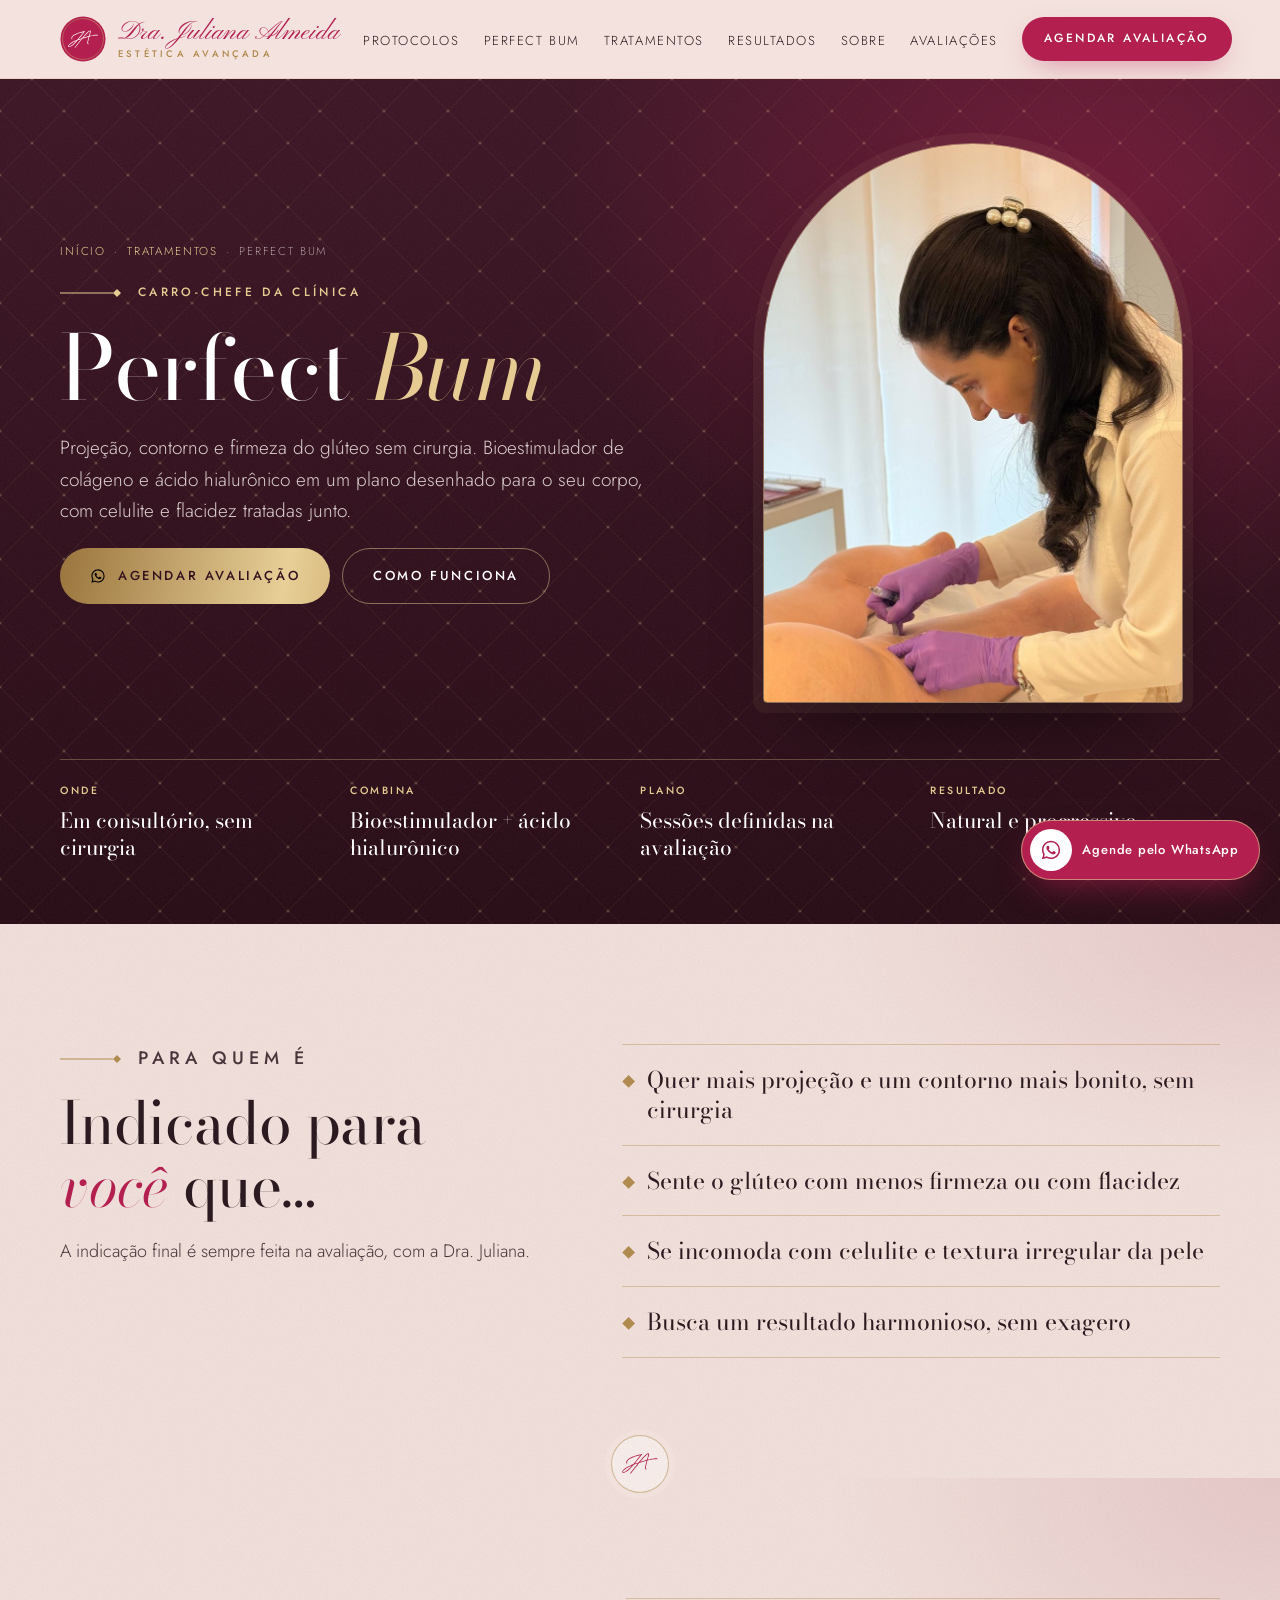
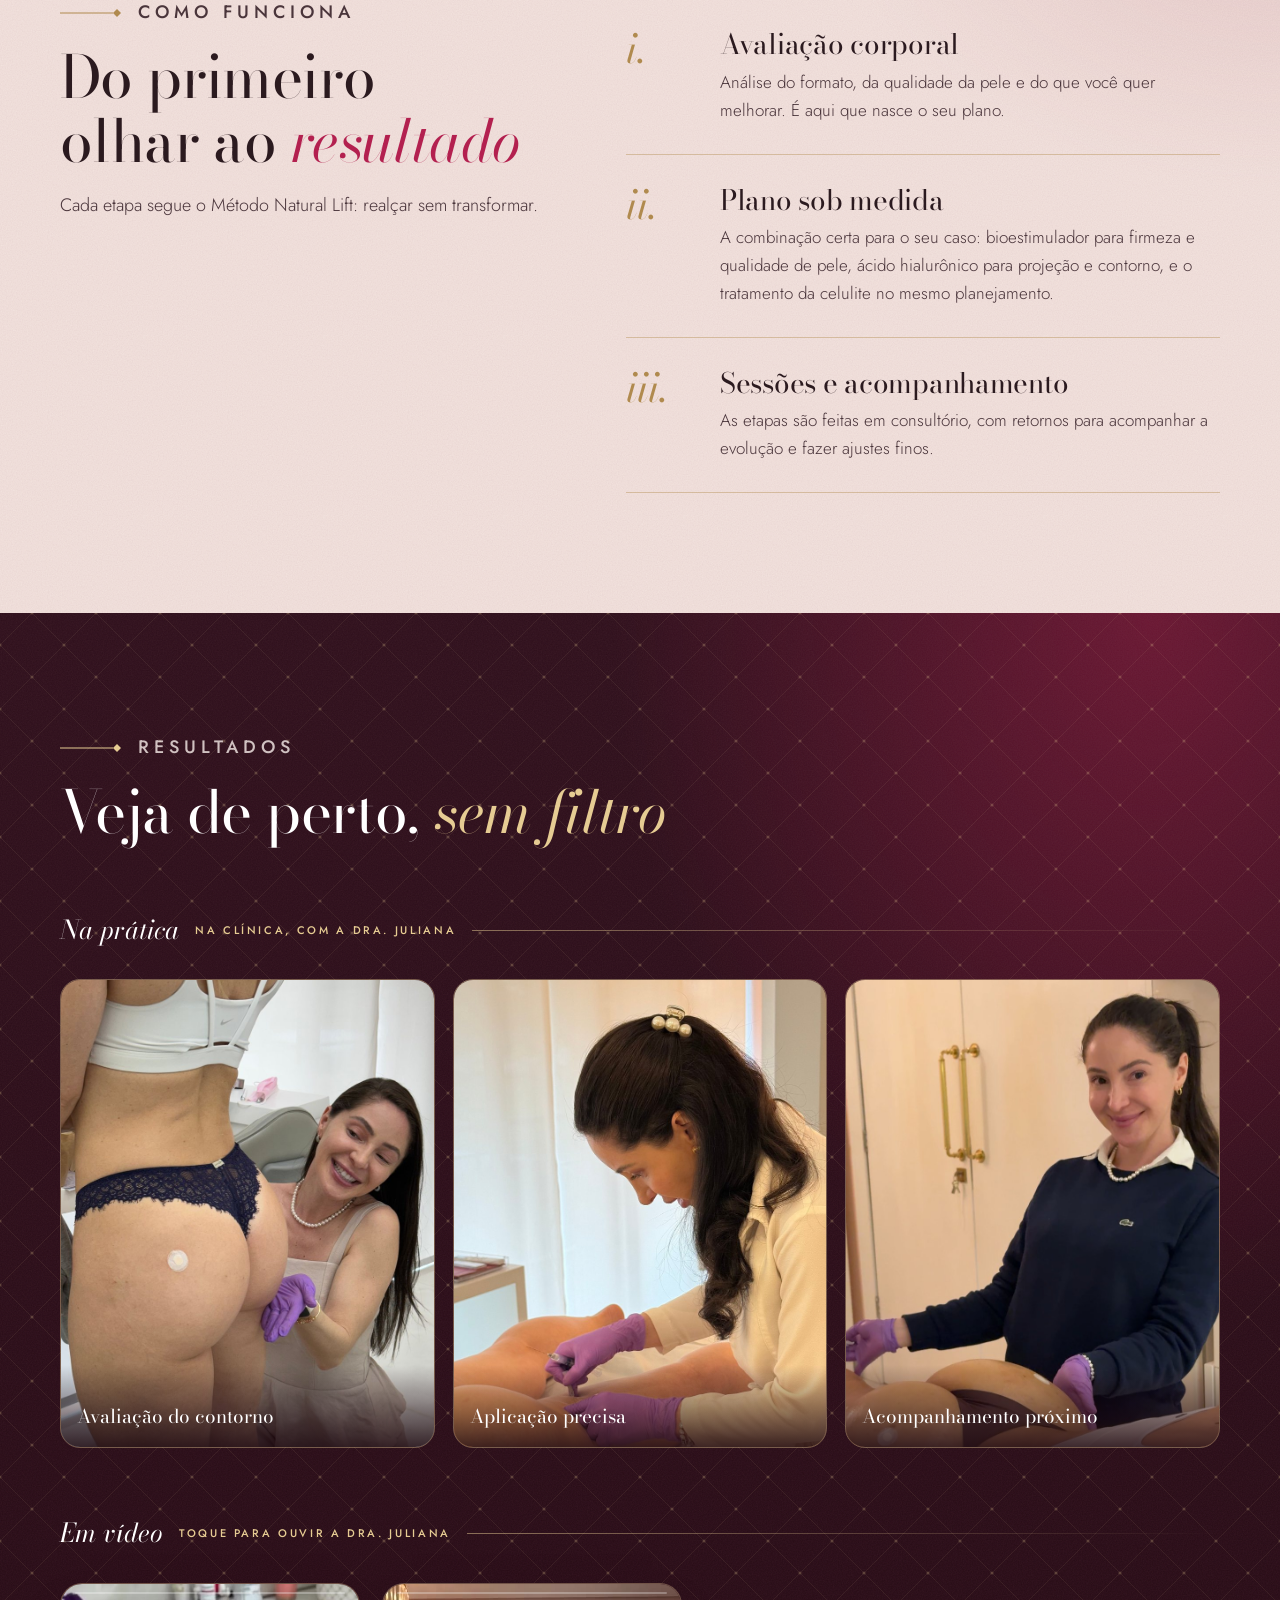
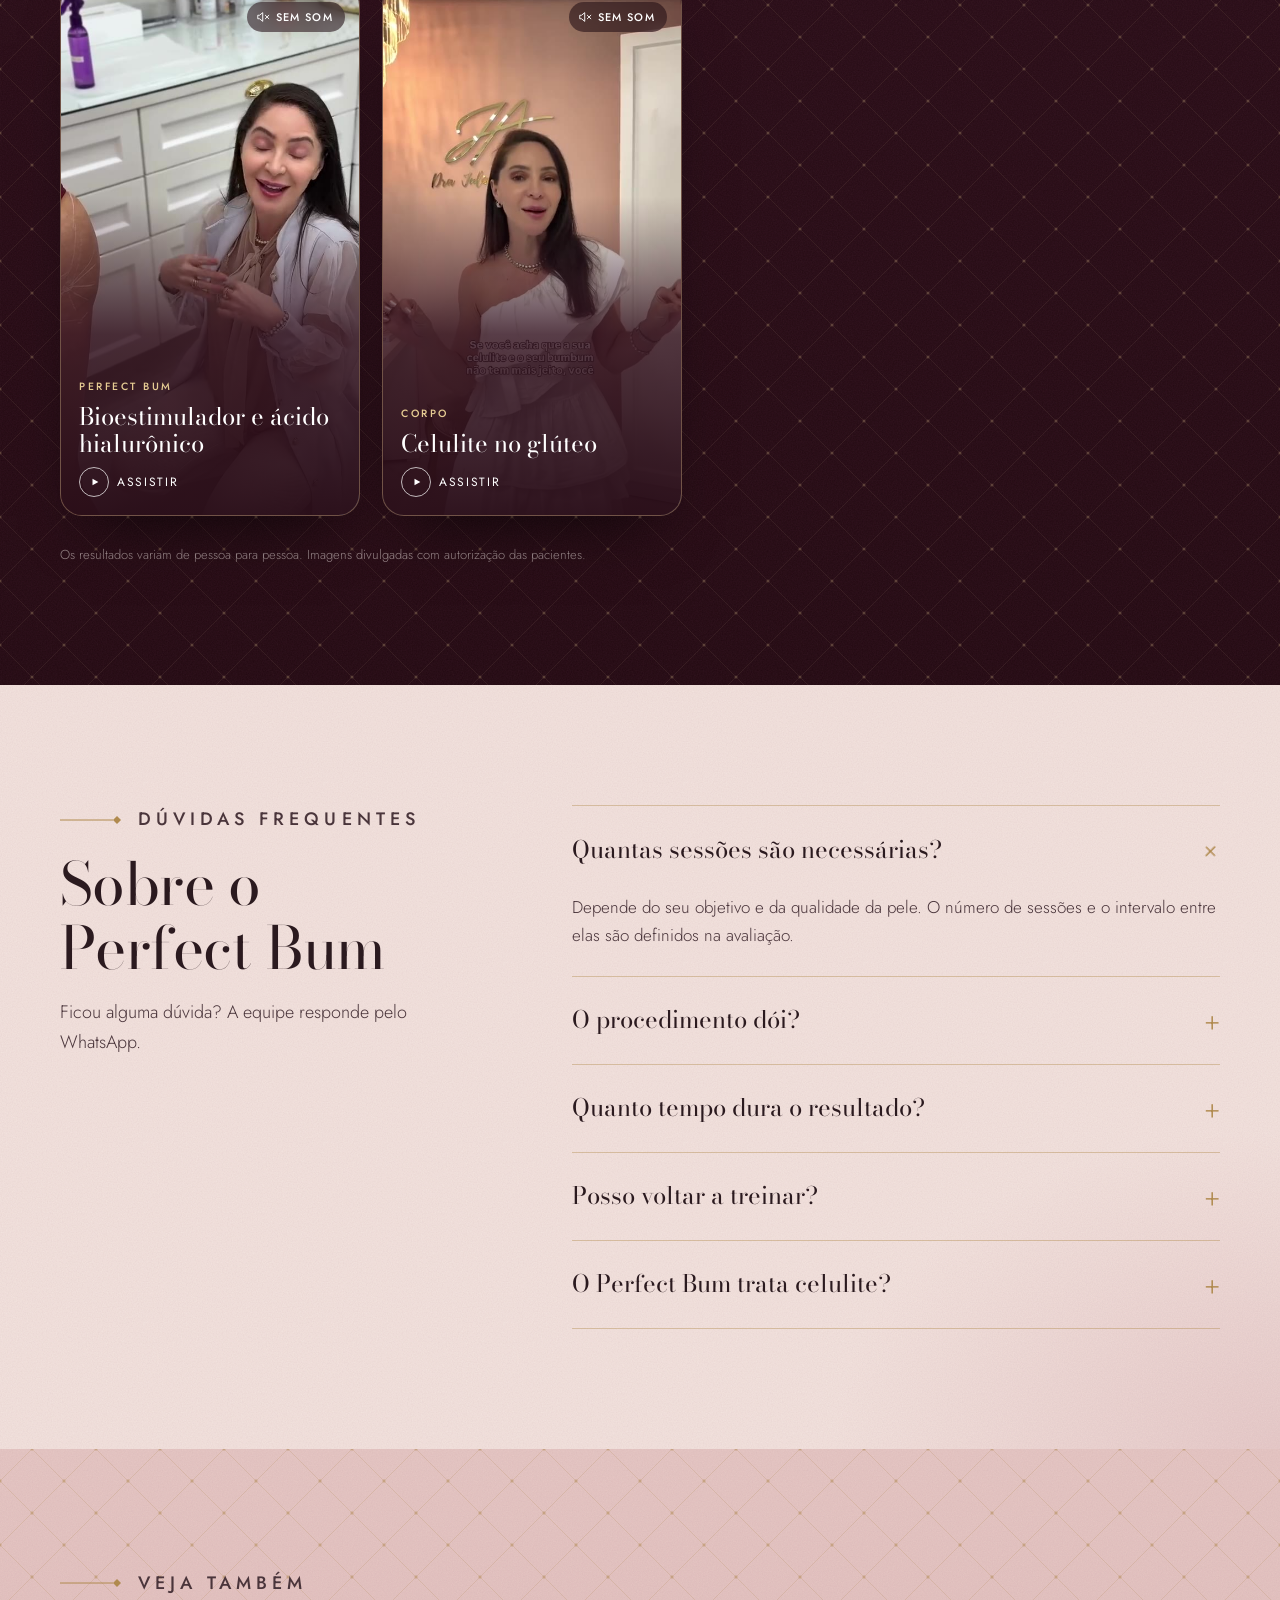
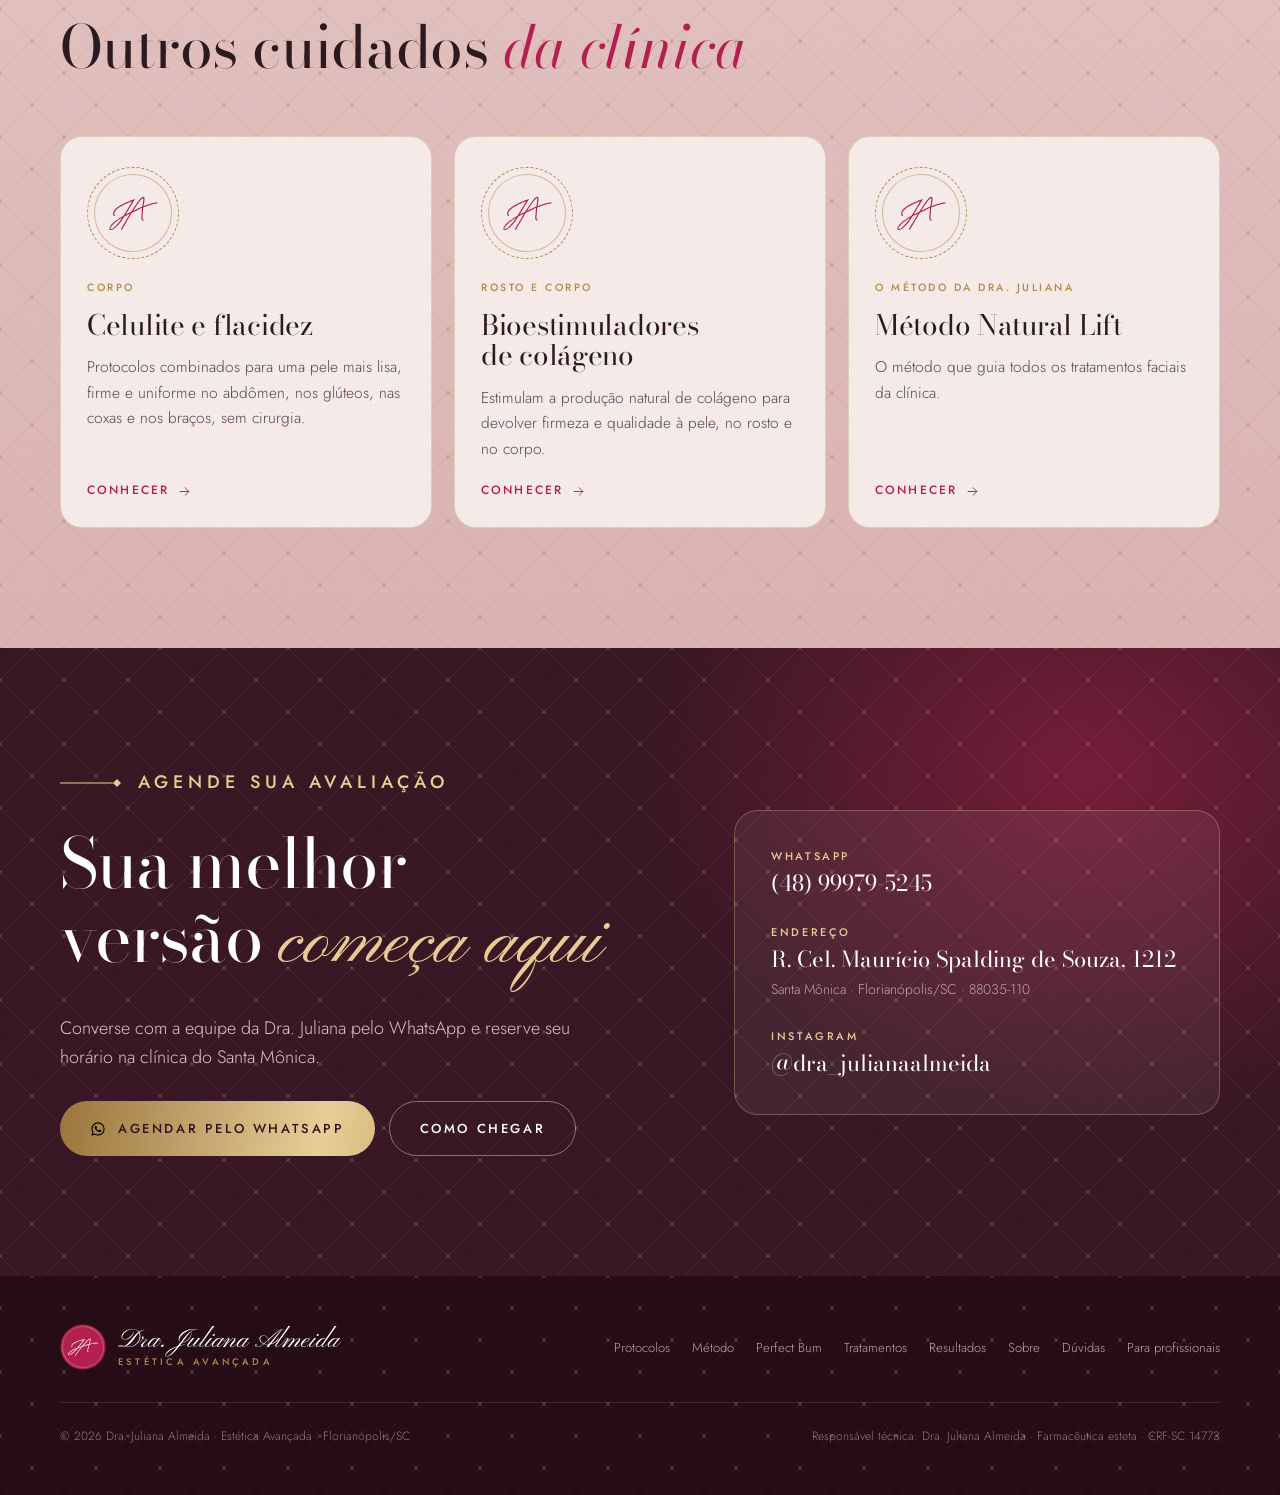
<file: perfect-bum.html>
<!doctype html>
<html lang="pt-BR">
<head>
<meta charset="utf-8">
<meta name="viewport" content="width=device-width, initial-scale=1, viewport-fit=cover">
<title>Perfect Bum: embelezamento de glúteo sem cirurgia em Florianópolis | Dra. Juliana Almeida</title>
<meta name="description" content="Perfect Bum, o protocolo da Dra. Juliana Almeida para projeção, contorno e firmeza do glúteo sem cirurgia, com bioestimulador de colágeno e ácido hialurônico. Santa Mônica, Florianópolis.">
<link rel="canonical" href="https://dra-juliana-site.vercel.app/perfect-bum">
<meta name="theme-color" content="#33121F">
<meta property="og:type" content="website">
<meta property="og:locale" content="pt_BR">
<meta property="og:site_name" content="Dra. Juliana Almeida · Estética Avançada">
<meta property="og:title" content="Perfect Bum: embelezamento de glúteo sem cirurgia em Florianópolis | Dra. Juliana Almeida">
<meta property="og:description" content="Perfect Bum, o protocolo da Dra. Juliana Almeida para projeção, contorno e firmeza do glúteo sem cirurgia, com bioestimulador de colágeno e ácido hialurônico. Santa Mônica, Florianópolis.">
<meta property="og:url" content="https://dra-juliana-site.vercel.app/perfect-bum">
<meta property="og:image" content="https://dra-juliana-site.vercel.app/img/pb-2.jpg">
<meta name="twitter:card" content="summary_large_image">
<link rel="icon" href="data:image/svg+xml,%3Csvg xmlns='http://www.w3.org/2000/svg' viewBox='0 0 100 100'%3E%3Ccircle cx='50' cy='50' r='50' fill='%23B3204F'/%3E%3Cg transform='translate%2818 31.4%29 scale%280.02316%29'%3E%3Cpath fill='%23fff' fill-rule='evenodd' d='M2743 429C2741 422 2736 424 2730 422C2724 420 2713 418 2705 416C2697 414 2692 414 2682 413C2672 412 2663 411 2644 411C2625 411 2592 412 2567 413C2542 414 2528 416 2496 419C2464 422 2416 428 2378 434C2340 440 2306 445 2266 452C2226 459 2176 468 2137 476C2098 484 2054 493 2031 498C2008 503 2006 504 1999 506C1992 508 1990 507 1988 507C1986 507 1986 505 1986 504C1986 503 1984 509 1986 500C1988 491 1987 486 1997 452C2007 418 2036 334 2048 296C2060 258 2064 244 2069 222C2074 200 2078 185 2081 167C2084 149 2086 128 2087 116C2088 104 2088 103 2087 96C2086 89 2086 79 2084 72C2082 65 2080 58 2078 53C2076 48 2074 45 2071 41C2068 37 2062 31 2057 28C2052 25 2047 23 2043 22C2039 21 2040 20 2034 20C2028 20 2016 20 2010 21C2004 22 2004 22 1997 24C1990 26 1978 30 1968 35C1958 40 1948 45 1938 51C1928 57 1920 62 1910 69C1900 76 1888 85 1876 94C1864 103 1857 108 1839 124C1821 140 1792 165 1766 190C1740 215 1720 235 1682 274C1644 313 1606 352 1540 426C1474 500 1329 667 1284 717C1239 767 1280 721 1268 725C1256 729 1232 736 1212 743C1192 750 1173 758 1145 767C1117 776 1070 792 1045 800C1020 808 1002 812 993 814C984 816 991 813 990 812C989 811 988 812 989 809C990 806 985 809 995 796C1005 783 952 850 1049 731C1146 612 1488 190 1575 81C1662 -28 1579 79 1574 79C1569 79 1563 78 1545 80C1527 82 1498 86 1467 92C1436 98 1396 108 1361 116C1326 124 1292 134 1256 143C1220 152 1186 162 1147 173C1108 184 1058 199 1019 212C980 225 942 238 910 249C878 260 856 269 830 279C804 289 784 297 757 309C730 321 694 338 668 350C642 362 622 374 603 384C584 394 572 402 557 411C542 420 529 428 514 439C499 450 479 464 466 475C453 486 446 492 435 502C424 512 411 526 402 536C393 546 386 555 379 565C372 575 366 585 360 595C354 605 348 619 345 627C342 635 341 638 339 645C337 652 335 656 334 670C333 684 333 715 333 729C333 743 335 748 336 756C337 764 338 772 340 779C342 786 343 792 345 797C347 802 350 807 352 810C354 813 356 814 358 816C360 818 363 819 367 820C371 821 376 821 381 820C386 819 393 816 397 814C401 812 402 810 404 805C406 800 408 800 406 787C404 774 396 742 394 726C392 710 393 698 394 688C395 678 396 673 398 666C400 659 401 654 405 645C409 636 418 618 424 609C430 600 434 595 439 588C444 581 447 578 456 568C465 558 481 543 494 531C507 519 519 510 535 498C551 486 570 473 590 461C610 449 637 434 655 424C673 414 680 411 696 403C712 395 730 386 754 376C778 366 808 352 840 340C872 328 906 314 945 301C984 288 1033 272 1073 259C1113 246 1148 236 1185 226C1222 216 1258 206 1297 196C1336 186 1395 172 1416 167C1437 162 1420 167 1421 167C1422 167 1426 164 1423 169C1420 174 1417 180 1401 200C1385 220 1381 227 1328 292C1275 357 1156 501 1084 589C1012 677 932 779 897 822C862 865 880 841 873 848C866 855 863 857 856 862C849 867 851 867 831 876C811 885 761 904 736 915C711 926 715 926 683 941C651 956 584 986 543 1005C502 1024 473 1038 440 1056C407 1074 368 1096 343 1111C318 1126 304 1136 288 1147C272 1158 264 1164 248 1176C232 1188 208 1208 192 1221C176 1234 170 1240 155 1254C140 1268 117 1291 102 1308C87 1325 73 1343 63 1357C53 1371 48 1379 42 1391C36 1403 30 1418 26 1428C22 1438 22 1444 21 1449C20 1454 20 1456 20 1461C20 1466 20 1472 21 1477C22 1482 24 1486 25 1490C26 1494 28 1496 30 1499C32 1502 36 1506 39 1509C42 1512 45 1514 49 1516C53 1518 56 1520 63 1522C70 1524 80 1526 91 1527C102 1528 118 1527 131 1525C144 1523 157 1520 172 1516C187 1512 205 1506 219 1500C233 1494 240 1492 258 1483C276 1474 302 1461 324 1448C346 1435 370 1420 392 1405C414 1390 429 1380 454 1360C479 1340 510 1314 543 1286C576 1258 624 1215 651 1190C678 1165 690 1154 704 1138C718 1122 726 1110 738 1096C750 1082 754 1080 779 1052C804 1024 868 952 889 928C910 904 900 915 906 911C912 907 913 906 924 902C935 898 938 900 970 889C1002 878 1082 850 1118 838C1154 826 1173 821 1187 817C1201 813 1197 814 1200 814C1203 814 1202 814 1203 815C1204 816 1206 816 1204 819C1202 822 1202 823 1194 833C1186 843 1187 840 1157 878C1127 916 1041 1027 1012 1064C983 1101 998 1080 983 1099C968 1118 983 1102 925 1175C867 1248 686 1476 636 1540C586 1604 629 1553 627 1558C625 1563 626 1564 626 1568C626 1572 628 1577 630 1580C632 1583 632 1583 635 1585C638 1587 645 1589 649 1590C653 1591 653 1591 657 1590C661 1589 667 1588 671 1586C675 1584 679 1582 683 1579C687 1576 682 1584 697 1565C712 1546 748 1497 774 1464C800 1431 768 1474 852 1367C936 1260 1205 918 1281 821C1357 724 1302 792 1308 784C1314 776 1314 777 1318 774C1322 771 1325 769 1335 766C1345 763 1305 776 1376 754C1447 732 1682 655 1759 631C1836 607 1815 615 1835 610C1855 605 1871 603 1879 602C1887 601 1882 603 1883 604C1884 605 1885 602 1884 609C1883 616 1881 618 1875 647C1869 676 1856 746 1848 781C1840 816 1836 828 1830 854C1824 880 1819 908 1812 939C1805 970 1792 1017 1786 1043C1780 1069 1779 1081 1777 1095C1775 1109 1774 1119 1774 1129C1774 1139 1774 1146 1774 1155C1774 1164 1775 1173 1777 1182C1779 1191 1782 1202 1785 1210C1788 1218 1790 1222 1795 1229C1800 1236 1808 1245 1814 1250C1820 1255 1824 1258 1828 1261C1832 1264 1832 1264 1837 1266C1842 1268 1850 1270 1855 1271C1860 1272 1861 1272 1865 1271C1869 1270 1875 1269 1878 1268C1881 1267 1883 1265 1885 1263C1887 1261 1888 1257 1889 1254C1890 1251 1891 1249 1891 1246C1891 1243 1892 1239 1891 1235C1890 1231 1890 1228 1884 1224C1878 1220 1865 1214 1858 1208C1851 1202 1846 1196 1843 1191C1840 1186 1839 1184 1838 1179C1837 1174 1835 1168 1835 1160C1835 1152 1836 1136 1837 1128C1838 1120 1839 1121 1841 1110C1843 1099 1845 1076 1847 1063C1849 1050 1842 1078 1853 1030C1864 982 1898 840 1913 773C1928 706 1936 659 1942 631C1948 603 1947 611 1950 604C1953 597 1955 593 1958 589C1961 585 1963 582 1967 579C1971 576 1975 573 1980 571C1985 569 1976 570 1997 565C2018 560 2080 550 2108 544C2136 538 2136 536 2166 530C2196 524 2267 512 2289 508C2311 504 2279 510 2296 508C2313 506 2363 497 2391 493C2419 489 2441 486 2464 484C2487 482 2488 479 2529 478C2570 477 2675 479 2708 478C2741 477 2720 475 2725 473C2730 471 2737 468 2740 466C2743 464 2742 469 2743 463C2744 457 2745 436 2743 429ZM759 978C760 979 774 964 756 984C738 1004 682 1064 653 1095C624 1126 599 1150 580 1169C561 1188 555 1194 538 1209C521 1224 496 1247 478 1262C460 1277 458 1280 431 1300C404 1320 341 1366 316 1385C291 1404 291 1403 279 1411C267 1419 259 1424 246 1431C233 1438 216 1446 203 1452C190 1458 178 1462 165 1466C152 1470 136 1474 125 1475C114 1476 104 1476 97 1475C90 1474 88 1473 85 1471C82 1469 79 1467 77 1464C75 1461 74 1458 73 1455C72 1452 72 1449 73 1444C74 1439 75 1434 79 1426C83 1418 89 1408 96 1398C103 1388 110 1379 122 1366C134 1353 155 1330 168 1318C181 1306 184 1303 198 1291C212 1279 238 1258 255 1245C272 1232 284 1223 300 1212C316 1201 331 1190 351 1177C371 1164 399 1146 422 1132C445 1118 464 1107 487 1094C510 1081 539 1066 562 1054C585 1042 604 1034 625 1024C646 1014 669 1005 690 997C711 989 742 980 753 977C764 974 758 977 759 978ZM2023 82C2023 88 2023 104 2022 114C2021 124 2022 122 2019 140C2016 158 2010 193 2004 220C1998 247 1990 274 1983 300C1976 326 1968 349 1959 378C1950 407 1933 453 1926 475C1919 497 1919 501 1917 509C1915 517 1916 520 1915 524C1914 528 1918 528 1912 530C1906 532 1894 532 1877 536C1860 540 1841 544 1808 554C1775 564 1739 574 1677 593C1615 612 1482 654 1437 668C1392 682 1415 674 1410 675C1405 676 1406 674 1406 672C1406 670 1406 670 1412 663C1418 656 1427 650 1442 633C1457 616 1484 587 1503 564C1522 541 1539 520 1559 497C1579 474 1592 460 1621 429C1650 398 1692 355 1732 314C1772 273 1834 211 1861 185C1888 159 1881 170 1896 158C1911 146 1931 125 1951 112C1971 99 2005 85 2017 80C2029 75 2020 80 2021 80C2022 80 2023 76 2023 82Z'/%3E%3C/g%3E%3C/svg%3E">
<link rel="preconnect" href="https://fonts.googleapis.com">
<link rel="preconnect" href="https://fonts.gstatic.com" crossorigin>
<link rel="stylesheet" href="https://fonts.googleapis.com/css2?family=Bodoni+Moda:ital,opsz,wght@0,6..96,400;0,6..96,500;1,6..96,400;1,6..96,500&family=Jost:wght@300;400;500&family=Pinyon+Script&display=swap">
<link rel="stylesheet" href="assets/site.css">
<script type="application/ld+json">{"@context": "https://schema.org", "@type": "FAQPage", "mainEntity": [{"@type": "Question", "name": "Quantas sessões são necessárias?", "acceptedAnswer": {"@type": "Answer", "text": "Depende do seu objetivo e da qualidade da pele. O número de sessões e o intervalo entre elas são definidos na avaliação."}}, {"@type": "Question", "name": "O procedimento dói?", "acceptedAnswer": {"@type": "Answer", "text": "O desconforto costuma ser leve, e a equipe usa recursos para deixar a sessão mais confortável. Tudo é explicado antes de começar."}}, {"@type": "Question", "name": "Quanto tempo dura o resultado?", "acceptedAnswer": {"@type": "Answer", "text": "A durabilidade varia conforme os produtos usados, a quantidade e o organismo de cada paciente. Você recebe essa previsão na avaliação."}}, {"@type": "Question", "name": "Posso voltar a treinar?", "acceptedAnswer": {"@type": "Answer", "text": "Em geral, a rotina volta rápido, com uma pausa curta em exercícios intensos. As orientações exatas são passadas após cada sessão."}}, {"@type": "Question", "name": "O Perfect Bum trata celulite?", "acceptedAnswer": {"@type": "Answer", "text": "Sim. Celulite e flacidez entram no mesmo planejamento, para que a pele acompanhe o novo contorno."}}]}</script>
<script type="application/ld+json">{"@context": "https://schema.org", "@type": "Service", "name": "Perfect Bum", "description": "Perfect Bum, o protocolo da Dra. Juliana Almeida para projeção, contorno e firmeza do glúteo sem cirurgia, com bioestimulador de colágeno e ácido hialurônico. Santa Mônica, Florianópolis.", "areaServed": "Florianópolis, SC", "provider": {"@type": "BeautySalon", "name": "Dra. Juliana Almeida - Estética Avançada", "url": "https://dra-juliana-site.vercel.app", "telephone": "+55 48 99979-5245", "image": "https://dra-juliana-site.vercel.app/img/juliana-retrato.jpg", "address": {"@type": "PostalAddress", "streetAddress": "R. Cel. Maurício Spalding de Souza, 1212", "addressLocality": "Florianópolis", "addressRegion": "SC", "postalCode": "88035-110", "addressCountry": "BR"}, "aggregateRating": {"@type": "AggregateRating", "ratingValue": "4.9", "reviewCount": "85"}, "sameAs": ["https://www.instagram.com/dra_julianaalmeida/"]}, "url": "https://dra-juliana-site.vercel.app/perfect-bum"}</script>
<script type="application/ld+json">{"@context": "https://schema.org", "@type": "BreadcrumbList", "itemListElement": [{"@type": "ListItem", "position": 1, "name": "Início", "item": "https://dra-juliana-site.vercel.app/"}, {"@type": "ListItem", "position": 2, "name": "Tratamentos", "item": "https://dra-juliana-site.vercel.app/#tratamentos"}, {"@type": "ListItem", "position": 3, "name": "Perfect Bum", "item": "https://dra-juliana-site.vercel.app/perfect-bum"}]}</script>
</head>
<body>
<svg width="0" height="0" style="position:absolute" aria-hidden="true">
  <defs>
    <linearGradient id="g-gold" x1="0" y1="0" x2="1" y2="1">
      <stop offset="0" stop-color="#9A753D"/><stop offset=".45" stop-color="#E7CF97"/><stop offset="1" stop-color="#A8834A"/>
    </linearGradient>
  </defs>
  <symbol id="ja-mark" viewBox="0 0 2763 1610"><path fill="currentColor" fill-rule="evenodd" d="M2743 429C2741 422 2736 424 2730 422C2724 420 2713 418 2705 416C2697 414 2692 414 2682 413C2672 412 2663 411 2644 411C2625 411 2592 412 2567 413C2542 414 2528 416 2496 419C2464 422 2416 428 2378 434C2340 440 2306 445 2266 452C2226 459 2176 468 2137 476C2098 484 2054 493 2031 498C2008 503 2006 504 1999 506C1992 508 1990 507 1988 507C1986 507 1986 505 1986 504C1986 503 1984 509 1986 500C1988 491 1987 486 1997 452C2007 418 2036 334 2048 296C2060 258 2064 244 2069 222C2074 200 2078 185 2081 167C2084 149 2086 128 2087 116C2088 104 2088 103 2087 96C2086 89 2086 79 2084 72C2082 65 2080 58 2078 53C2076 48 2074 45 2071 41C2068 37 2062 31 2057 28C2052 25 2047 23 2043 22C2039 21 2040 20 2034 20C2028 20 2016 20 2010 21C2004 22 2004 22 1997 24C1990 26 1978 30 1968 35C1958 40 1948 45 1938 51C1928 57 1920 62 1910 69C1900 76 1888 85 1876 94C1864 103 1857 108 1839 124C1821 140 1792 165 1766 190C1740 215 1720 235 1682 274C1644 313 1606 352 1540 426C1474 500 1329 667 1284 717C1239 767 1280 721 1268 725C1256 729 1232 736 1212 743C1192 750 1173 758 1145 767C1117 776 1070 792 1045 800C1020 808 1002 812 993 814C984 816 991 813 990 812C989 811 988 812 989 809C990 806 985 809 995 796C1005 783 952 850 1049 731C1146 612 1488 190 1575 81C1662 -28 1579 79 1574 79C1569 79 1563 78 1545 80C1527 82 1498 86 1467 92C1436 98 1396 108 1361 116C1326 124 1292 134 1256 143C1220 152 1186 162 1147 173C1108 184 1058 199 1019 212C980 225 942 238 910 249C878 260 856 269 830 279C804 289 784 297 757 309C730 321 694 338 668 350C642 362 622 374 603 384C584 394 572 402 557 411C542 420 529 428 514 439C499 450 479 464 466 475C453 486 446 492 435 502C424 512 411 526 402 536C393 546 386 555 379 565C372 575 366 585 360 595C354 605 348 619 345 627C342 635 341 638 339 645C337 652 335 656 334 670C333 684 333 715 333 729C333 743 335 748 336 756C337 764 338 772 340 779C342 786 343 792 345 797C347 802 350 807 352 810C354 813 356 814 358 816C360 818 363 819 367 820C371 821 376 821 381 820C386 819 393 816 397 814C401 812 402 810 404 805C406 800 408 800 406 787C404 774 396 742 394 726C392 710 393 698 394 688C395 678 396 673 398 666C400 659 401 654 405 645C409 636 418 618 424 609C430 600 434 595 439 588C444 581 447 578 456 568C465 558 481 543 494 531C507 519 519 510 535 498C551 486 570 473 590 461C610 449 637 434 655 424C673 414 680 411 696 403C712 395 730 386 754 376C778 366 808 352 840 340C872 328 906 314 945 301C984 288 1033 272 1073 259C1113 246 1148 236 1185 226C1222 216 1258 206 1297 196C1336 186 1395 172 1416 167C1437 162 1420 167 1421 167C1422 167 1426 164 1423 169C1420 174 1417 180 1401 200C1385 220 1381 227 1328 292C1275 357 1156 501 1084 589C1012 677 932 779 897 822C862 865 880 841 873 848C866 855 863 857 856 862C849 867 851 867 831 876C811 885 761 904 736 915C711 926 715 926 683 941C651 956 584 986 543 1005C502 1024 473 1038 440 1056C407 1074 368 1096 343 1111C318 1126 304 1136 288 1147C272 1158 264 1164 248 1176C232 1188 208 1208 192 1221C176 1234 170 1240 155 1254C140 1268 117 1291 102 1308C87 1325 73 1343 63 1357C53 1371 48 1379 42 1391C36 1403 30 1418 26 1428C22 1438 22 1444 21 1449C20 1454 20 1456 20 1461C20 1466 20 1472 21 1477C22 1482 24 1486 25 1490C26 1494 28 1496 30 1499C32 1502 36 1506 39 1509C42 1512 45 1514 49 1516C53 1518 56 1520 63 1522C70 1524 80 1526 91 1527C102 1528 118 1527 131 1525C144 1523 157 1520 172 1516C187 1512 205 1506 219 1500C233 1494 240 1492 258 1483C276 1474 302 1461 324 1448C346 1435 370 1420 392 1405C414 1390 429 1380 454 1360C479 1340 510 1314 543 1286C576 1258 624 1215 651 1190C678 1165 690 1154 704 1138C718 1122 726 1110 738 1096C750 1082 754 1080 779 1052C804 1024 868 952 889 928C910 904 900 915 906 911C912 907 913 906 924 902C935 898 938 900 970 889C1002 878 1082 850 1118 838C1154 826 1173 821 1187 817C1201 813 1197 814 1200 814C1203 814 1202 814 1203 815C1204 816 1206 816 1204 819C1202 822 1202 823 1194 833C1186 843 1187 840 1157 878C1127 916 1041 1027 1012 1064C983 1101 998 1080 983 1099C968 1118 983 1102 925 1175C867 1248 686 1476 636 1540C586 1604 629 1553 627 1558C625 1563 626 1564 626 1568C626 1572 628 1577 630 1580C632 1583 632 1583 635 1585C638 1587 645 1589 649 1590C653 1591 653 1591 657 1590C661 1589 667 1588 671 1586C675 1584 679 1582 683 1579C687 1576 682 1584 697 1565C712 1546 748 1497 774 1464C800 1431 768 1474 852 1367C936 1260 1205 918 1281 821C1357 724 1302 792 1308 784C1314 776 1314 777 1318 774C1322 771 1325 769 1335 766C1345 763 1305 776 1376 754C1447 732 1682 655 1759 631C1836 607 1815 615 1835 610C1855 605 1871 603 1879 602C1887 601 1882 603 1883 604C1884 605 1885 602 1884 609C1883 616 1881 618 1875 647C1869 676 1856 746 1848 781C1840 816 1836 828 1830 854C1824 880 1819 908 1812 939C1805 970 1792 1017 1786 1043C1780 1069 1779 1081 1777 1095C1775 1109 1774 1119 1774 1129C1774 1139 1774 1146 1774 1155C1774 1164 1775 1173 1777 1182C1779 1191 1782 1202 1785 1210C1788 1218 1790 1222 1795 1229C1800 1236 1808 1245 1814 1250C1820 1255 1824 1258 1828 1261C1832 1264 1832 1264 1837 1266C1842 1268 1850 1270 1855 1271C1860 1272 1861 1272 1865 1271C1869 1270 1875 1269 1878 1268C1881 1267 1883 1265 1885 1263C1887 1261 1888 1257 1889 1254C1890 1251 1891 1249 1891 1246C1891 1243 1892 1239 1891 1235C1890 1231 1890 1228 1884 1224C1878 1220 1865 1214 1858 1208C1851 1202 1846 1196 1843 1191C1840 1186 1839 1184 1838 1179C1837 1174 1835 1168 1835 1160C1835 1152 1836 1136 1837 1128C1838 1120 1839 1121 1841 1110C1843 1099 1845 1076 1847 1063C1849 1050 1842 1078 1853 1030C1864 982 1898 840 1913 773C1928 706 1936 659 1942 631C1948 603 1947 611 1950 604C1953 597 1955 593 1958 589C1961 585 1963 582 1967 579C1971 576 1975 573 1980 571C1985 569 1976 570 1997 565C2018 560 2080 550 2108 544C2136 538 2136 536 2166 530C2196 524 2267 512 2289 508C2311 504 2279 510 2296 508C2313 506 2363 497 2391 493C2419 489 2441 486 2464 484C2487 482 2488 479 2529 478C2570 477 2675 479 2708 478C2741 477 2720 475 2725 473C2730 471 2737 468 2740 466C2743 464 2742 469 2743 463C2744 457 2745 436 2743 429ZM759 978C760 979 774 964 756 984C738 1004 682 1064 653 1095C624 1126 599 1150 580 1169C561 1188 555 1194 538 1209C521 1224 496 1247 478 1262C460 1277 458 1280 431 1300C404 1320 341 1366 316 1385C291 1404 291 1403 279 1411C267 1419 259 1424 246 1431C233 1438 216 1446 203 1452C190 1458 178 1462 165 1466C152 1470 136 1474 125 1475C114 1476 104 1476 97 1475C90 1474 88 1473 85 1471C82 1469 79 1467 77 1464C75 1461 74 1458 73 1455C72 1452 72 1449 73 1444C74 1439 75 1434 79 1426C83 1418 89 1408 96 1398C103 1388 110 1379 122 1366C134 1353 155 1330 168 1318C181 1306 184 1303 198 1291C212 1279 238 1258 255 1245C272 1232 284 1223 300 1212C316 1201 331 1190 351 1177C371 1164 399 1146 422 1132C445 1118 464 1107 487 1094C510 1081 539 1066 562 1054C585 1042 604 1034 625 1024C646 1014 669 1005 690 997C711 989 742 980 753 977C764 974 758 977 759 978ZM2023 82C2023 88 2023 104 2022 114C2021 124 2022 122 2019 140C2016 158 2010 193 2004 220C1998 247 1990 274 1983 300C1976 326 1968 349 1959 378C1950 407 1933 453 1926 475C1919 497 1919 501 1917 509C1915 517 1916 520 1915 524C1914 528 1918 528 1912 530C1906 532 1894 532 1877 536C1860 540 1841 544 1808 554C1775 564 1739 574 1677 593C1615 612 1482 654 1437 668C1392 682 1415 674 1410 675C1405 676 1406 674 1406 672C1406 670 1406 670 1412 663C1418 656 1427 650 1442 633C1457 616 1484 587 1503 564C1522 541 1539 520 1559 497C1579 474 1592 460 1621 429C1650 398 1692 355 1732 314C1772 273 1834 211 1861 185C1888 159 1881 170 1896 158C1911 146 1931 125 1951 112C1971 99 2005 85 2017 80C2029 75 2020 80 2021 80C2022 80 2023 76 2023 82Z"/></symbol>
  <symbol id="i-wa" viewBox="0 0 24 24"><path d="M12.04 2C6.58 2 2.13 6.45 2.13 11.91c0 1.75.46 3.45 1.32 4.95L2.05 22l5.25-1.38a9.9 9.9 0 0 0 4.74 1.21h.01c5.46 0 9.91-4.45 9.91-9.91A9.85 9.85 0 0 0 12.04 2zm0 18.15h-.01a8.2 8.2 0 0 1-4.19-1.15l-.3-.18-3.12.82.83-3.04-.2-.31a8.2 8.2 0 0 1-1.26-4.38c0-4.54 3.7-8.23 8.25-8.23a8.2 8.2 0 0 1 8.23 8.24c0 4.54-3.7 8.23-8.23 8.23zm4.52-6.16c-.25-.12-1.47-.72-1.69-.81-.23-.08-.39-.12-.56.13-.16.25-.64.81-.79.97-.14.17-.29.19-.54.06-.25-.12-1.05-.39-1.99-1.23-.74-.66-1.23-1.47-1.38-1.72-.14-.25-.02-.38.11-.51.11-.11.25-.29.37-.43.13-.15.17-.25.25-.42.08-.17.04-.31-.02-.43-.06-.13-.56-1.34-.76-1.84-.2-.48-.41-.42-.56-.43h-.48a.92.92 0 0 0-.66.31c-.23.25-.87.85-.87 2.07 0 1.22.89 2.4 1.01 2.56.12.17 1.75 2.67 4.23 3.74.59.26 1.05.41 1.41.52.59.19 1.13.16 1.56.1.48-.07 1.47-.6 1.67-1.18.21-.58.21-1.07.14-1.18-.06-.1-.22-.16-.47-.29z"/></symbol>
  <symbol id="i-arrow" viewBox="0 0 24 24"><path d="M5 12h14M13 6l6 6-6 6" fill="none" stroke="currentColor" stroke-width="1.5" stroke-linecap="round" stroke-linejoin="round"/></symbol>
  <symbol id="i-play" viewBox="0 0 24 24"><path d="M6 4l14 8-14 8z"/></symbol>
</svg>
<header class="site-header">
  <div class="wrap">
    <nav class="nav" aria-label="Principal">
      <a class="brand" href="/" aria-label="Dra. Juliana Almeida, início">
        <svg class="brand-badge" viewBox="0 0 100 100" aria-hidden="true">
          <circle cx="50" cy="50" r="49" fill="#B3204F"/>
          <circle cx="50" cy="50" r="44.5" fill="none" stroke="url(#g-gold)" stroke-width="1"/>
          <use href="#ja-mark" x="17" y="31" width="66" height="38.5" color="#fff"/>
        </svg>
        <span class="brand-name"><span class="script">Dra. Juliana Almeida</span><small>Estética Avançada</small></span>
      </a>
      <ul class="nav-links">
        <li><a href="/#protocolos">Protocolos</a></li>
        <li><a href="/#perfect-bum">Perfect Bum</a></li>
        <li><a href="/#tratamentos">Tratamentos</a></li>
        <li><a href="/#resultados">Resultados</a></li>
        <li><a href="/#sobre">Sobre</a></li>
        <li><a href="/#avaliacoes">Avaliações</a></li>
      </ul>
      <a class="btn btn-primary" data-wa="Olá, Dra. Juliana! Vim pelo site e gostaria de agendar uma avaliação." href="/#contato">Agendar avaliação</a>
      <button class="menu-toggle" id="menu-toggle" aria-expanded="false" aria-controls="mobile-menu" aria-label="Abrir menu">
        <svg viewBox="0 0 24 24" fill="none" stroke="currentColor" stroke-width="1.5" stroke-linecap="round"><path d="M4 8h16M4 16h16"/></svg>
      </button>
    </nav>
  </div>
  <div class="mobile-menu" id="mobile-menu" hidden>
    <div class="wrap">
      <ul>
        <li><a href="/#protocolos">Protocolos assinatura</a></li>
        <li><a href="/#metodo">Método Natural Lift</a></li>
        <li><a href="/#perfect-bum">Perfect Bum</a></li>
        <li><a href="/#tratamentos">Tratamentos</a></li>
        <li><a href="/#resultados">Resultados</a></li>
        <li><a href="/#sobre">Sobre a Dra.</a></li>
        <li><a href="/#clinica">A clínica</a></li>
        <li><a href="/#avaliacoes">Avaliações</a></li>
        <li><a href="/#profissionais">Para profissionais</a></li>
        <li><a href="/#contato">Contato</a></li>
      </ul>
      <a class="btn btn-primary" data-wa="Olá, Dra. Juliana! Vim pelo site e gostaria de agendar uma avaliação." href="/#contato"><svg><use href="#i-wa"/></svg>Agendar pelo WhatsApp</a>
    </div>
  </div>
</header>
<main>
  <section class="p-hero">
    <div class="wrap">
      <div class="p-hero-grid">
        <div class="p-hero-copy">
          <nav class="crumb" aria-label="Você está em"><a href="/">Início</a><span>·</span><a href="/#tratamentos">Tratamentos</a><span>·</span><span>Perfect Bum</span></nav>
          <p class="eyebrow rule">Carro-chefe da clínica</p>
          <h1>Perfect <em>Bum</em></h1>
          <p class="lead">Projeção, contorno e firmeza do glúteo sem cirurgia. Bioestimulador de colágeno e ácido hialurônico em um plano desenhado para o seu corpo, com celulite e flacidez tratadas junto.</p>
          <div class="row"><a class="btn btn-gold" data-wa="Olá, Dra. Juliana! Vim pelo site e quero saber mais sobre o Perfect Bum." href="#contato"><svg><use href="#i-wa"/></svg>Agendar avaliação</a><a class="btn btn-ghost" href="#como-funciona">Como funciona</a></div>
        </div>
        <figure class="p-hero-photo"><img src="img/pb-2.jpg" alt="Perfect Bum com a Dra. Juliana Almeida" style="object-position:50% 40%" fetchpriority="high"></figure>
      </div>
      <dl class="p-facts"><div><dt>Onde</dt><dd>Em consultório, sem cirurgia</dd></div><div><dt>Combina</dt><dd>Bioestimulador + ácido hialurônico</dd></div><div><dt>Plano</dt><dd>Sessões definidas na avaliação</dd></div><div><dt>Resultado</dt><dd>Natural e progressivo</dd></div></dl>
    </div>
  </section>

  <section class="section p-light" id="para-quem">
    <div class="wrap p-two">
      <div class="section-head"><p class="eyebrow rule">Para quem é</p><h2>Indicado para <em>você</em> que…</h2><p>A indicação final é sempre feita na avaliação, com a Dra. Juliana.</p></div>
      <ul class="p-checks"><li>Quer mais projeção e um contorno mais bonito, sem cirurgia</li><li>Sente o glúteo com menos firmeza ou com flacidez</li><li>Se incomoda com celulite e textura irregular da pele</li><li>Busca um resultado harmonioso, sem exagero</li></ul>
    </div>
  </section>

  <div class="orn" aria-hidden="true"><span><svg class="ja" viewBox="0 0 2763 1610" aria-hidden="true"><use href="#ja-mark"/></svg></span></div>

  <section class="section p-light" id="como-funciona">
    <div class="wrap metodo-grid">
      <div class="section-head metodo-head"><p class="eyebrow rule">Como funciona</p><h2>Do primeiro olhar ao <em>resultado</em></h2><p>Cada etapa segue o Método Natural Lift: realçar sem transformar.</p></div>
      <ol class="steps"><li class="step"><span class="step-n">i.</span><div><h3>Avaliação corporal</h3><p>Análise do formato, da qualidade da pele e do que você quer melhorar. É aqui que nasce o seu plano.</p></div></li><li class="step"><span class="step-n">ii.</span><div><h3>Plano sob medida</h3><p>A combinação certa para o seu caso: bioestimulador para firmeza e qualidade de pele, ácido hialurônico para projeção e contorno, e o tratamento da celulite no mesmo planejamento.</p></div></li><li class="step"><span class="step-n">iii.</span><div><h3>Sessões e acompanhamento</h3><p>As etapas são feitas em consultório, com retornos para acompanhar a evolução e fazer ajustes finos.</p></div></li></ol>
    </div>
  </section>

  <section class="section results p-media" id="resultados">
    <div class="wrap">
      <div class="section-head"><p class="eyebrow rule">Resultados</p><h2>Veja de perto, <em>sem filtro</em></h2></div>
      <p class="sub-label">Na prática <small>Na clínica, com a Dra. Juliana</small></p><div class="pb-gallery"><figure><img src="img/pb-1.jpg" alt="Avaliação do contorno" loading="lazy" style="object-position:50% 40%"><figcaption>Avaliação do contorno</figcaption></figure><figure><img src="img/pb-2.jpg" alt="Aplicação precisa" loading="lazy" style="object-position:50% 45%"><figcaption>Aplicação precisa</figcaption></figure><figure><img src="img/pb-3.jpg" alt="Acompanhamento próximo" loading="lazy" style="object-position:50% 30%"><figcaption>Acompanhamento próximo</figcaption></figure></div><p class="sub-label">Em vídeo <small>Toque para ouvir a Dra. Juliana</small></p><div class="reels" style="--n:2"><div class="reel vplayer" data-src="videos/perfect-bum.mp4"><video muted loop playsinline preload="none" poster="img/poster-perfect-bum.jpg"></video><span class="vp-mute" aria-hidden="true"><svg viewBox="0 0 24 24" fill="none" stroke="currentColor" stroke-width="1.6" stroke-linecap="round" stroke-linejoin="round"><path d="M11 5 6 9H3v6h3l5 4z"/><path d="m22 9-6 6M16 9l6 6"/></svg>Sem som</span><span class="vp-spin" aria-hidden="true"></span><span class="vp-bar" aria-hidden="true"><i></i></span><button class="vp-overlay" aria-label="Assistir com som: Bioestimulador e ácido hialurônico"><span class="reel-info"><small>Perfect Bum</small><b>Bioestimulador e ácido hialurônico</b><span class="mini-play"><i><svg><use href="#i-play"/></svg></i>Assistir</span></span></button></div><div class="reel vplayer" data-src="videos/celulite.mp4"><video muted loop playsinline preload="none" poster="img/poster-celulite.jpg"></video><span class="vp-mute" aria-hidden="true"><svg viewBox="0 0 24 24" fill="none" stroke="currentColor" stroke-width="1.6" stroke-linecap="round" stroke-linejoin="round"><path d="M11 5 6 9H3v6h3l5 4z"/><path d="m22 9-6 6M16 9l6 6"/></svg>Sem som</span><span class="vp-spin" aria-hidden="true"></span><span class="vp-bar" aria-hidden="true"><i></i></span><button class="vp-overlay" aria-label="Assistir com som: Celulite no glúteo"><span class="reel-info"><small>Corpo</small><b>Celulite no glúteo</b><span class="mini-play"><i><svg><use href="#i-play"/></svg></i>Assistir</span></span></button></div></div>
      <p class="disclaimer">Os resultados variam de pessoa para pessoa. Imagens divulgadas com autorização das pacientes.</p>
    </div>
  </section>
  <section class="section faq" id="duvidas">
    <div class="wrap faq-grid">
      <div class="section-head"><p class="eyebrow rule">Dúvidas frequentes</p><h2>Sobre o Perfect Bum</h2><p>Ficou alguma dúvida? A equipe responde pelo WhatsApp.</p></div>
      <div class="faq-list"><details open><summary>Quantas sessões são necessárias?</summary><p>Depende do seu objetivo e da qualidade da pele. O número de sessões e o intervalo entre elas são definidos na avaliação.</p></details><details><summary>O procedimento dói?</summary><p>O desconforto costuma ser leve, e a equipe usa recursos para deixar a sessão mais confortável. Tudo é explicado antes de começar.</p></details><details><summary>Quanto tempo dura o resultado?</summary><p>A durabilidade varia conforme os produtos usados, a quantidade e o organismo de cada paciente. Você recebe essa previsão na avaliação.</p></details><details><summary>Posso voltar a treinar?</summary><p>Em geral, a rotina volta rápido, com uma pausa curta em exercícios intensos. As orientações exatas são passadas após cada sessão.</p></details><details><summary>O Perfect Bum trata celulite?</summary><p>Sim. Celulite e flacidez entram no mesmo planejamento, para que a pele acompanhe o novo contorno.</p></details></div>
    </div>
  </section>

  <section class="section protocols">
    <div class="wrap">
      <div class="section-head"><p class="eyebrow rule">Veja também</p><h2>Outros cuidados <em>da clínica</em></h2></div>
      <div class="proto-grid p-related"><a class="proto" href="celulite-e-flacidez"><span class="stamp"><svg class="ja" viewBox="0 0 2763 1610" aria-hidden="true"><use href="#ja-mark"/></svg></span><small>Corpo</small><h3>Celulite e flacidez</h3><p>Protocolos combinados para uma pele mais lisa, firme e uniforme no abdômen, nos glúteos, nas coxas e nos braços, sem cirurgia.</p><span class="more">Conhecer <svg><use href="#i-arrow"/></svg></span></a><a class="proto" href="bioestimuladores"><span class="stamp"><svg class="ja" viewBox="0 0 2763 1610" aria-hidden="true"><use href="#ja-mark"/></svg></span><small>Rosto e corpo</small><h3>Bioestimuladores de colágeno</h3><p>Estimulam a produção natural de colágeno para devolver firmeza e qualidade à pele, no rosto e no corpo.</p><span class="more">Conhecer <svg><use href="#i-arrow"/></svg></span></a><a class="proto" href="natural-lift"><span class="stamp"><svg class="ja" viewBox="0 0 2763 1610" aria-hidden="true"><use href="#ja-mark"/></svg></span><small>O método da Dra. Juliana</small><h3>Método Natural Lift</h3><p>O método que guia todos os tratamentos faciais da clínica.</p><span class="more">Conhecer <svg><use href="#i-arrow"/></svg></span></a></div>
    </div>
  </section>

  <section class="cta" id="contato">
    <div class="wrap cta-grid">
      <div class="cta-copy">
        <p class="eyebrow rule" style="color:var(--gold-hi)">Agende sua avaliação</p>
        <h2>Sua melhor versão <span class="script">começa aqui</span></h2>
        <p>Converse com a equipe da Dra. Juliana pelo WhatsApp e reserve seu horário na clínica do Santa Mônica.</p>
        <div class="row">
          <a class="btn btn-gold" data-wa="Olá, Dra. Juliana! Vim pelo site e gostaria de agendar uma avaliação." href="#contato"><svg><use href="#i-wa"/></svg>Agendar pelo WhatsApp</a>
          <a class="btn btn-ghost" href="https://www.google.com/maps/search/?api=1&query=R.+Cel.+Maur%C3%ADcio+Spalding+de+Souza%2C+1212+-+Santa+Monica%2C+Florian%C3%B3polis+-+SC" target="_blank" rel="noopener">Como chegar</a>
        </div>
      </div>
      <div class="contact-card">
        <div><small>WhatsApp</small><a data-wa="Olá, Dra. Juliana! Vim pelo site e gostaria de agendar uma avaliação." href="#contato">(48) 99979-5245</a></div>
        <div><small>Endereço</small><p>R. Cel. Maurício Spalding de Souza, 1212</p><span class="sub">Santa Mônica · Florianópolis/SC · 88035-110</span></div>
        <div><small>Instagram</small><a href="https://www.instagram.com/dra_julianaalmeida/" target="_blank" rel="noopener">@dra_julianaalmeida</a></div>
      </div>
    </div>
  </section>
</main>
<footer class="site-footer">
  <div class="wrap">
    <div class="foot">
      <a class="brand" href="/" aria-label="Voltar ao início">
        <svg class="brand-badge" viewBox="0 0 100 100" aria-hidden="true"><circle cx="50" cy="50" r="49" fill="#B3204F"/><circle cx="50" cy="50" r="44.5" fill="none" stroke="url(#g-gold)" stroke-width="1"/><use href="#ja-mark" x="17" y="31" width="66" height="38.5" color="#fff"/></svg>
        <span class="brand-name"><span class="script">Dra. Juliana Almeida</span><small>Estética Avançada</small></span>
      </a>
      <nav aria-label="Rodapé">
        <a href="/#protocolos">Protocolos</a><a href="/#metodo">Método</a><a href="/#perfect-bum">Perfect Bum</a><a href="/#tratamentos">Tratamentos</a><a href="/#resultados">Resultados</a><a href="/#sobre">Sobre</a><a href="/#duvidas">Dúvidas</a><a href="/#profissionais">Para profissionais</a>
      </nav>
    </div>
    <div class="foot-legal">
      <span>© <span id="year">2026</span> Dra. Juliana Almeida · Estética Avançada · Florianópolis/SC</span>
      <span>Responsável técnica: Dra. Juliana Almeida · Farmacêutica esteta · CRF-SC 14773</span>
    </div>
  </div>
</footer>
<a class="wa-float" data-wa="Olá, Dra. Juliana! Vim pelo site e quero saber mais sobre o Perfect Bum." href="#contato" aria-label="Falar no WhatsApp"><i><svg><use href="#i-wa"/></svg></i><span>Agende pelo WhatsApp</span></a>
<script src="assets/site.js"></script>
</body>
</html>
</file>
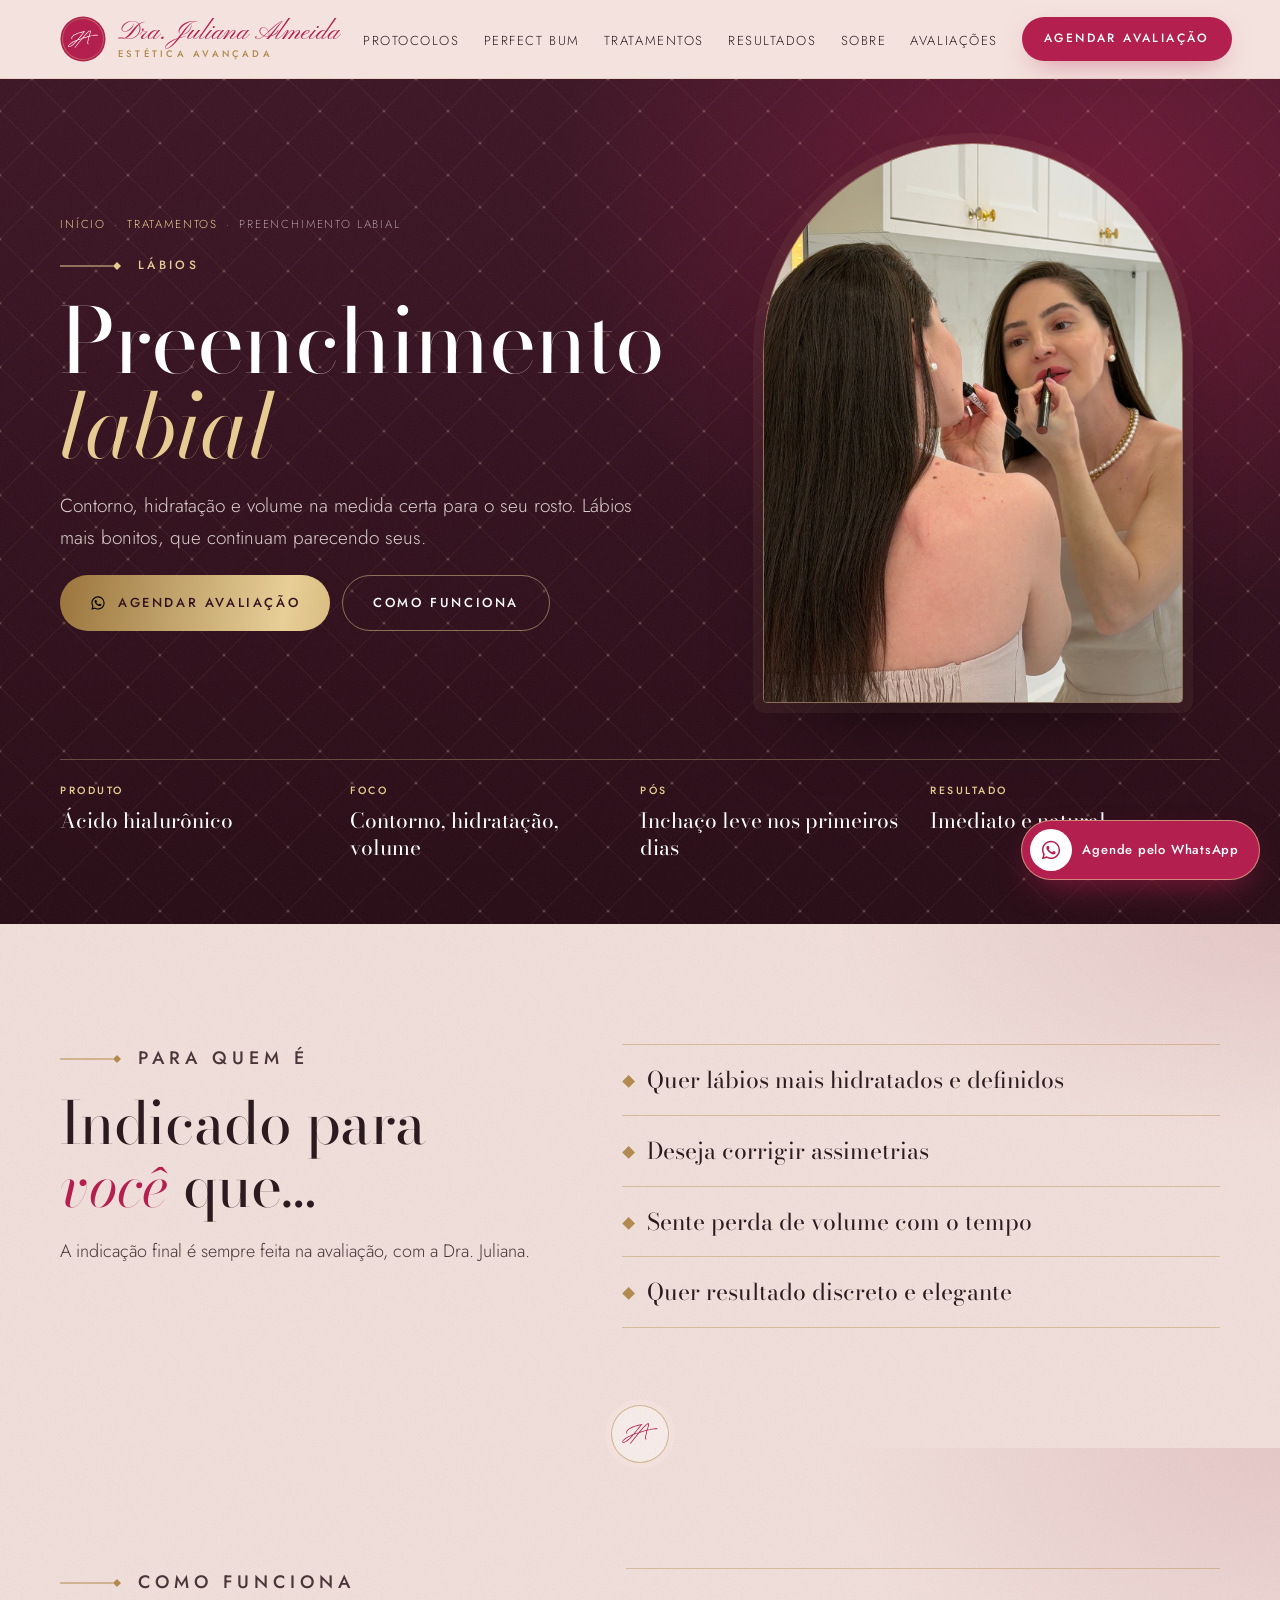
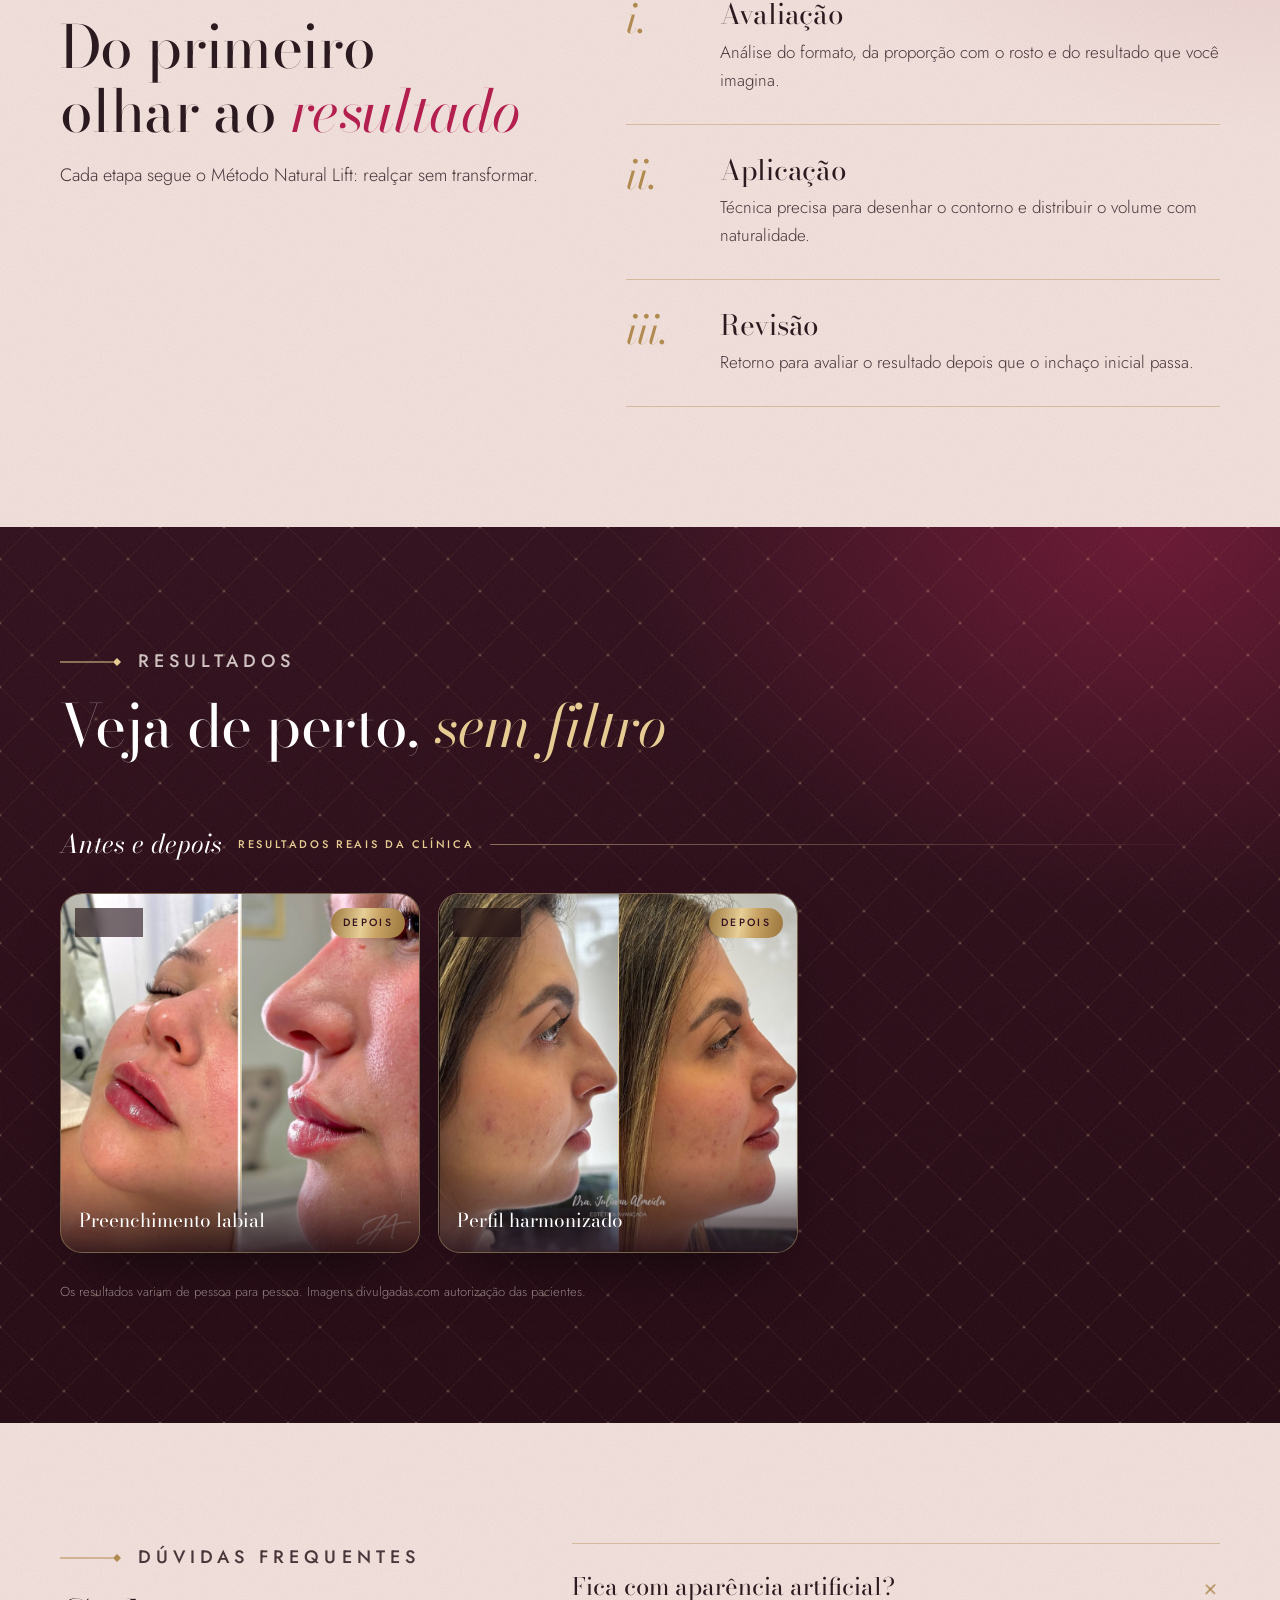
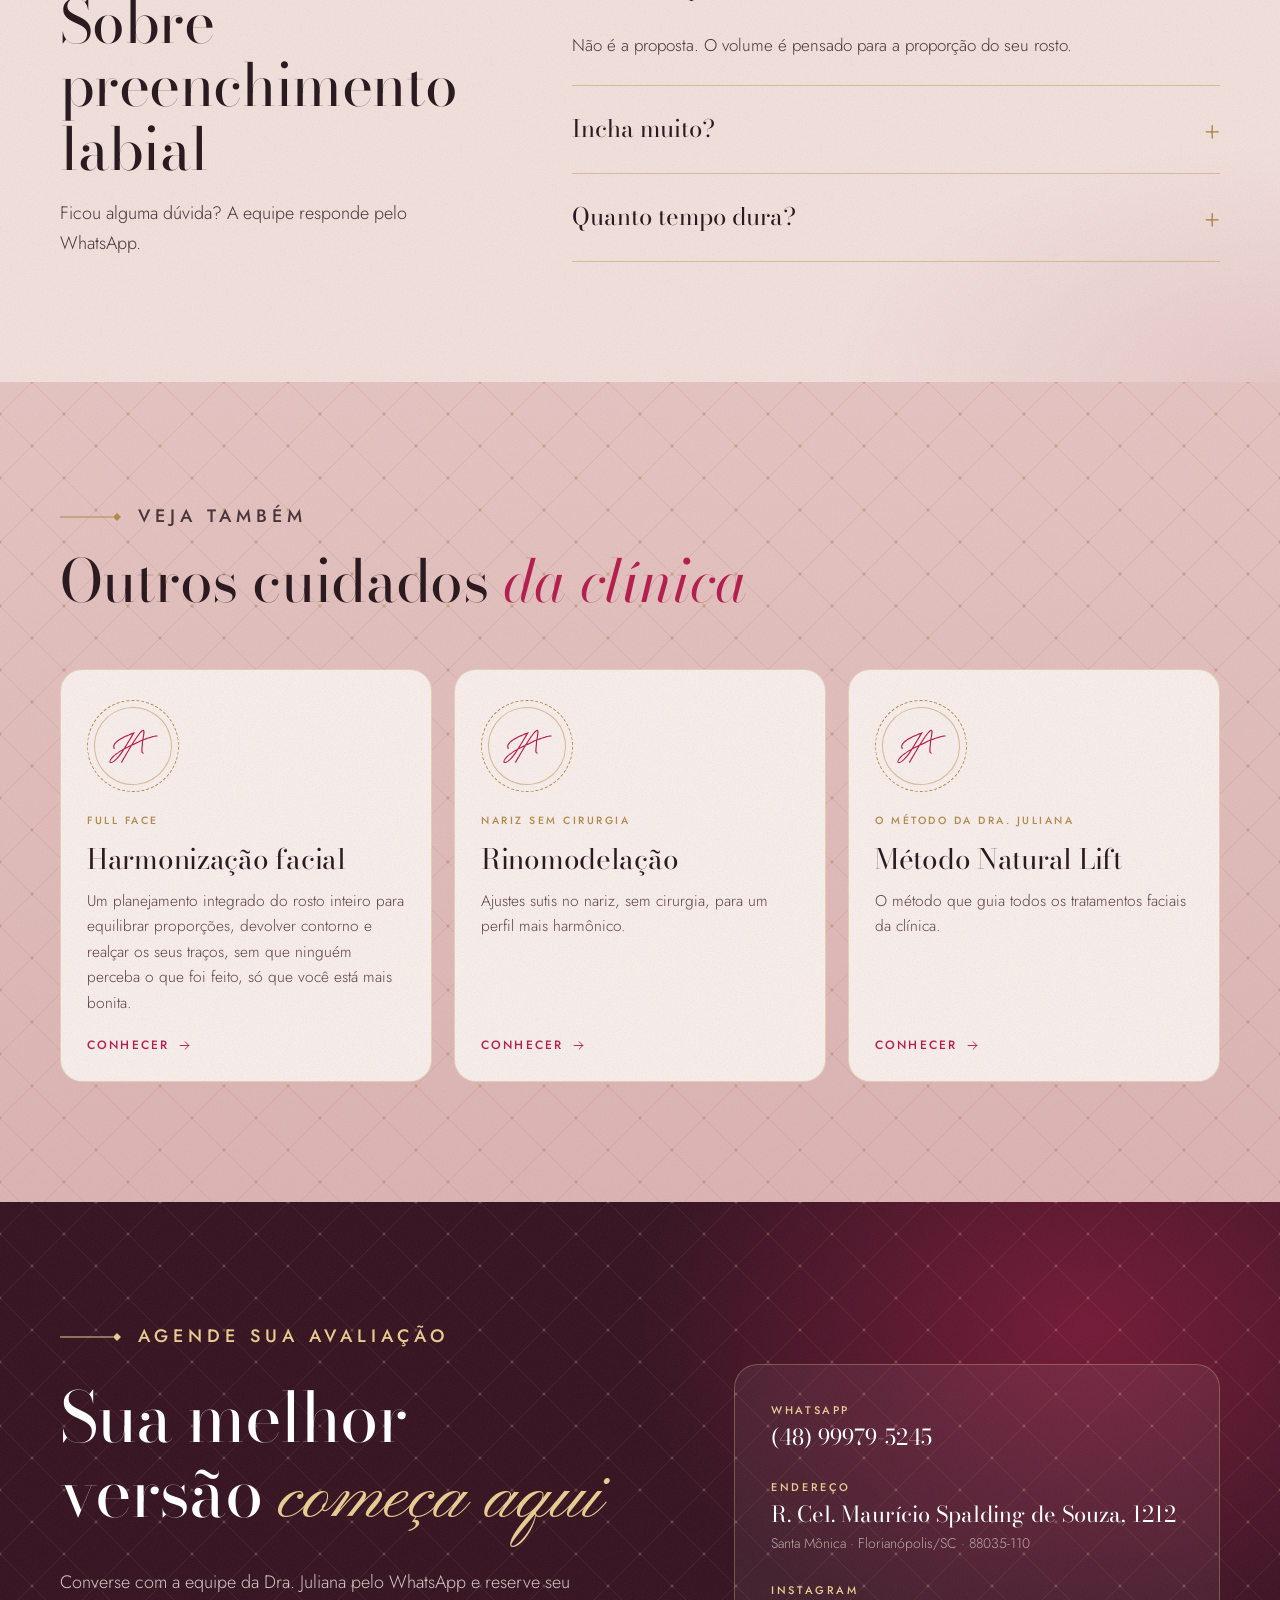
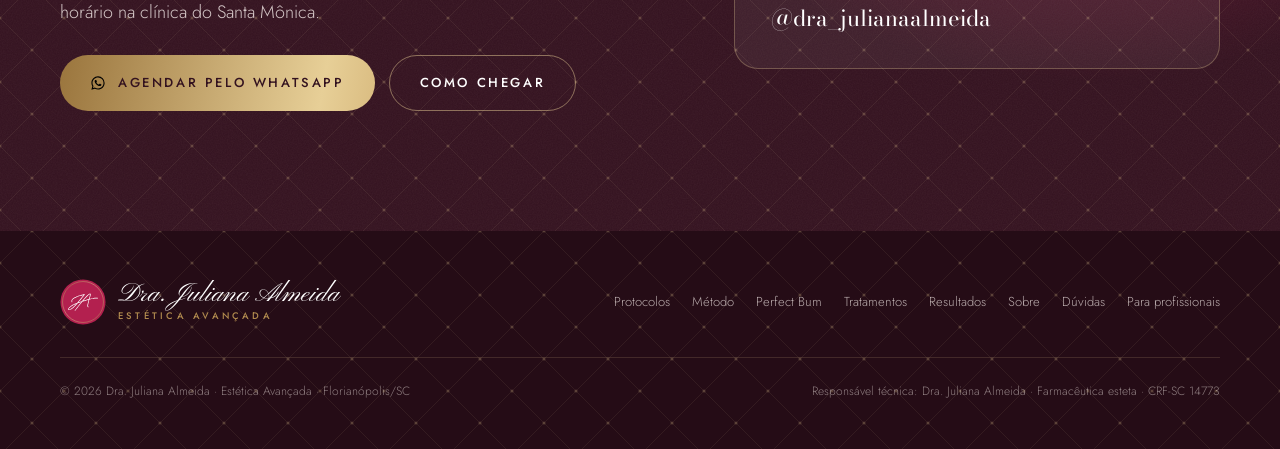
<file: preenchimento-labial.html>
<!doctype html>
<html lang="pt-BR">
<head>
<meta charset="utf-8">
<meta name="viewport" content="width=device-width, initial-scale=1, viewport-fit=cover">
<title>Preenchimento labial natural em Florianópolis | Dra. Juliana Almeida</title>
<meta name="description" content="Preenchimento labial com ácido hialurônico na medida certa: contorno, hidratação e volume harmônicos para o seu rosto. Dra. Juliana Almeida, Santa Mônica, Florianópolis.">
<link rel="canonical" href="https://dra-juliana-site.vercel.app/preenchimento-labial">
<meta name="theme-color" content="#33121F">
<meta property="og:type" content="website">
<meta property="og:locale" content="pt_BR">
<meta property="og:site_name" content="Dra. Juliana Almeida · Estética Avançada">
<meta property="og:title" content="Preenchimento labial natural em Florianópolis | Dra. Juliana Almeida">
<meta property="og:description" content="Preenchimento labial com ácido hialurônico na medida certa: contorno, hidratação e volume harmônicos para o seu rosto. Dra. Juliana Almeida, Santa Mônica, Florianópolis.">
<meta property="og:url" content="https://dra-juliana-site.vercel.app/preenchimento-labial">
<meta property="og:image" content="https://dra-juliana-site.vercel.app/img/juliana-espelho.jpg">
<meta name="twitter:card" content="summary_large_image">
<link rel="icon" href="data:image/svg+xml,%3Csvg xmlns='http://www.w3.org/2000/svg' viewBox='0 0 100 100'%3E%3Ccircle cx='50' cy='50' r='50' fill='%23B3204F'/%3E%3Cg transform='translate%2818 31.4%29 scale%280.02316%29'%3E%3Cpath fill='%23fff' fill-rule='evenodd' d='M2743 429C2741 422 2736 424 2730 422C2724 420 2713 418 2705 416C2697 414 2692 414 2682 413C2672 412 2663 411 2644 411C2625 411 2592 412 2567 413C2542 414 2528 416 2496 419C2464 422 2416 428 2378 434C2340 440 2306 445 2266 452C2226 459 2176 468 2137 476C2098 484 2054 493 2031 498C2008 503 2006 504 1999 506C1992 508 1990 507 1988 507C1986 507 1986 505 1986 504C1986 503 1984 509 1986 500C1988 491 1987 486 1997 452C2007 418 2036 334 2048 296C2060 258 2064 244 2069 222C2074 200 2078 185 2081 167C2084 149 2086 128 2087 116C2088 104 2088 103 2087 96C2086 89 2086 79 2084 72C2082 65 2080 58 2078 53C2076 48 2074 45 2071 41C2068 37 2062 31 2057 28C2052 25 2047 23 2043 22C2039 21 2040 20 2034 20C2028 20 2016 20 2010 21C2004 22 2004 22 1997 24C1990 26 1978 30 1968 35C1958 40 1948 45 1938 51C1928 57 1920 62 1910 69C1900 76 1888 85 1876 94C1864 103 1857 108 1839 124C1821 140 1792 165 1766 190C1740 215 1720 235 1682 274C1644 313 1606 352 1540 426C1474 500 1329 667 1284 717C1239 767 1280 721 1268 725C1256 729 1232 736 1212 743C1192 750 1173 758 1145 767C1117 776 1070 792 1045 800C1020 808 1002 812 993 814C984 816 991 813 990 812C989 811 988 812 989 809C990 806 985 809 995 796C1005 783 952 850 1049 731C1146 612 1488 190 1575 81C1662 -28 1579 79 1574 79C1569 79 1563 78 1545 80C1527 82 1498 86 1467 92C1436 98 1396 108 1361 116C1326 124 1292 134 1256 143C1220 152 1186 162 1147 173C1108 184 1058 199 1019 212C980 225 942 238 910 249C878 260 856 269 830 279C804 289 784 297 757 309C730 321 694 338 668 350C642 362 622 374 603 384C584 394 572 402 557 411C542 420 529 428 514 439C499 450 479 464 466 475C453 486 446 492 435 502C424 512 411 526 402 536C393 546 386 555 379 565C372 575 366 585 360 595C354 605 348 619 345 627C342 635 341 638 339 645C337 652 335 656 334 670C333 684 333 715 333 729C333 743 335 748 336 756C337 764 338 772 340 779C342 786 343 792 345 797C347 802 350 807 352 810C354 813 356 814 358 816C360 818 363 819 367 820C371 821 376 821 381 820C386 819 393 816 397 814C401 812 402 810 404 805C406 800 408 800 406 787C404 774 396 742 394 726C392 710 393 698 394 688C395 678 396 673 398 666C400 659 401 654 405 645C409 636 418 618 424 609C430 600 434 595 439 588C444 581 447 578 456 568C465 558 481 543 494 531C507 519 519 510 535 498C551 486 570 473 590 461C610 449 637 434 655 424C673 414 680 411 696 403C712 395 730 386 754 376C778 366 808 352 840 340C872 328 906 314 945 301C984 288 1033 272 1073 259C1113 246 1148 236 1185 226C1222 216 1258 206 1297 196C1336 186 1395 172 1416 167C1437 162 1420 167 1421 167C1422 167 1426 164 1423 169C1420 174 1417 180 1401 200C1385 220 1381 227 1328 292C1275 357 1156 501 1084 589C1012 677 932 779 897 822C862 865 880 841 873 848C866 855 863 857 856 862C849 867 851 867 831 876C811 885 761 904 736 915C711 926 715 926 683 941C651 956 584 986 543 1005C502 1024 473 1038 440 1056C407 1074 368 1096 343 1111C318 1126 304 1136 288 1147C272 1158 264 1164 248 1176C232 1188 208 1208 192 1221C176 1234 170 1240 155 1254C140 1268 117 1291 102 1308C87 1325 73 1343 63 1357C53 1371 48 1379 42 1391C36 1403 30 1418 26 1428C22 1438 22 1444 21 1449C20 1454 20 1456 20 1461C20 1466 20 1472 21 1477C22 1482 24 1486 25 1490C26 1494 28 1496 30 1499C32 1502 36 1506 39 1509C42 1512 45 1514 49 1516C53 1518 56 1520 63 1522C70 1524 80 1526 91 1527C102 1528 118 1527 131 1525C144 1523 157 1520 172 1516C187 1512 205 1506 219 1500C233 1494 240 1492 258 1483C276 1474 302 1461 324 1448C346 1435 370 1420 392 1405C414 1390 429 1380 454 1360C479 1340 510 1314 543 1286C576 1258 624 1215 651 1190C678 1165 690 1154 704 1138C718 1122 726 1110 738 1096C750 1082 754 1080 779 1052C804 1024 868 952 889 928C910 904 900 915 906 911C912 907 913 906 924 902C935 898 938 900 970 889C1002 878 1082 850 1118 838C1154 826 1173 821 1187 817C1201 813 1197 814 1200 814C1203 814 1202 814 1203 815C1204 816 1206 816 1204 819C1202 822 1202 823 1194 833C1186 843 1187 840 1157 878C1127 916 1041 1027 1012 1064C983 1101 998 1080 983 1099C968 1118 983 1102 925 1175C867 1248 686 1476 636 1540C586 1604 629 1553 627 1558C625 1563 626 1564 626 1568C626 1572 628 1577 630 1580C632 1583 632 1583 635 1585C638 1587 645 1589 649 1590C653 1591 653 1591 657 1590C661 1589 667 1588 671 1586C675 1584 679 1582 683 1579C687 1576 682 1584 697 1565C712 1546 748 1497 774 1464C800 1431 768 1474 852 1367C936 1260 1205 918 1281 821C1357 724 1302 792 1308 784C1314 776 1314 777 1318 774C1322 771 1325 769 1335 766C1345 763 1305 776 1376 754C1447 732 1682 655 1759 631C1836 607 1815 615 1835 610C1855 605 1871 603 1879 602C1887 601 1882 603 1883 604C1884 605 1885 602 1884 609C1883 616 1881 618 1875 647C1869 676 1856 746 1848 781C1840 816 1836 828 1830 854C1824 880 1819 908 1812 939C1805 970 1792 1017 1786 1043C1780 1069 1779 1081 1777 1095C1775 1109 1774 1119 1774 1129C1774 1139 1774 1146 1774 1155C1774 1164 1775 1173 1777 1182C1779 1191 1782 1202 1785 1210C1788 1218 1790 1222 1795 1229C1800 1236 1808 1245 1814 1250C1820 1255 1824 1258 1828 1261C1832 1264 1832 1264 1837 1266C1842 1268 1850 1270 1855 1271C1860 1272 1861 1272 1865 1271C1869 1270 1875 1269 1878 1268C1881 1267 1883 1265 1885 1263C1887 1261 1888 1257 1889 1254C1890 1251 1891 1249 1891 1246C1891 1243 1892 1239 1891 1235C1890 1231 1890 1228 1884 1224C1878 1220 1865 1214 1858 1208C1851 1202 1846 1196 1843 1191C1840 1186 1839 1184 1838 1179C1837 1174 1835 1168 1835 1160C1835 1152 1836 1136 1837 1128C1838 1120 1839 1121 1841 1110C1843 1099 1845 1076 1847 1063C1849 1050 1842 1078 1853 1030C1864 982 1898 840 1913 773C1928 706 1936 659 1942 631C1948 603 1947 611 1950 604C1953 597 1955 593 1958 589C1961 585 1963 582 1967 579C1971 576 1975 573 1980 571C1985 569 1976 570 1997 565C2018 560 2080 550 2108 544C2136 538 2136 536 2166 530C2196 524 2267 512 2289 508C2311 504 2279 510 2296 508C2313 506 2363 497 2391 493C2419 489 2441 486 2464 484C2487 482 2488 479 2529 478C2570 477 2675 479 2708 478C2741 477 2720 475 2725 473C2730 471 2737 468 2740 466C2743 464 2742 469 2743 463C2744 457 2745 436 2743 429ZM759 978C760 979 774 964 756 984C738 1004 682 1064 653 1095C624 1126 599 1150 580 1169C561 1188 555 1194 538 1209C521 1224 496 1247 478 1262C460 1277 458 1280 431 1300C404 1320 341 1366 316 1385C291 1404 291 1403 279 1411C267 1419 259 1424 246 1431C233 1438 216 1446 203 1452C190 1458 178 1462 165 1466C152 1470 136 1474 125 1475C114 1476 104 1476 97 1475C90 1474 88 1473 85 1471C82 1469 79 1467 77 1464C75 1461 74 1458 73 1455C72 1452 72 1449 73 1444C74 1439 75 1434 79 1426C83 1418 89 1408 96 1398C103 1388 110 1379 122 1366C134 1353 155 1330 168 1318C181 1306 184 1303 198 1291C212 1279 238 1258 255 1245C272 1232 284 1223 300 1212C316 1201 331 1190 351 1177C371 1164 399 1146 422 1132C445 1118 464 1107 487 1094C510 1081 539 1066 562 1054C585 1042 604 1034 625 1024C646 1014 669 1005 690 997C711 989 742 980 753 977C764 974 758 977 759 978ZM2023 82C2023 88 2023 104 2022 114C2021 124 2022 122 2019 140C2016 158 2010 193 2004 220C1998 247 1990 274 1983 300C1976 326 1968 349 1959 378C1950 407 1933 453 1926 475C1919 497 1919 501 1917 509C1915 517 1916 520 1915 524C1914 528 1918 528 1912 530C1906 532 1894 532 1877 536C1860 540 1841 544 1808 554C1775 564 1739 574 1677 593C1615 612 1482 654 1437 668C1392 682 1415 674 1410 675C1405 676 1406 674 1406 672C1406 670 1406 670 1412 663C1418 656 1427 650 1442 633C1457 616 1484 587 1503 564C1522 541 1539 520 1559 497C1579 474 1592 460 1621 429C1650 398 1692 355 1732 314C1772 273 1834 211 1861 185C1888 159 1881 170 1896 158C1911 146 1931 125 1951 112C1971 99 2005 85 2017 80C2029 75 2020 80 2021 80C2022 80 2023 76 2023 82Z'/%3E%3C/g%3E%3C/svg%3E">
<link rel="preconnect" href="https://fonts.googleapis.com">
<link rel="preconnect" href="https://fonts.gstatic.com" crossorigin>
<link rel="stylesheet" href="https://fonts.googleapis.com/css2?family=Bodoni+Moda:ital,opsz,wght@0,6..96,400;0,6..96,500;1,6..96,400;1,6..96,500&family=Jost:wght@300;400;500&family=Pinyon+Script&display=swap">
<link rel="stylesheet" href="assets/site.css">
<script type="application/ld+json">{"@context": "https://schema.org", "@type": "FAQPage", "mainEntity": [{"@type": "Question", "name": "Fica com aparência artificial?", "acceptedAnswer": {"@type": "Answer", "text": "Não é a proposta. O volume é pensado para a proporção do seu rosto."}}, {"@type": "Question", "name": "Incha muito?", "acceptedAnswer": {"@type": "Answer", "text": "Um inchaço leve é comum nos primeiros dias e passa sozinho."}}, {"@type": "Question", "name": "Quanto tempo dura?", "acceptedAnswer": {"@type": "Answer", "text": "Depende do produto e do organismo. A durabilidade prevista é informada na avaliação."}}]}</script>
<script type="application/ld+json">{"@context": "https://schema.org", "@type": "Service", "name": "Preenchimento labial", "description": "Preenchimento labial com ácido hialurônico na medida certa: contorno, hidratação e volume harmônicos para o seu rosto. Dra. Juliana Almeida, Santa Mônica, Florianópolis.", "areaServed": "Florianópolis, SC", "provider": {"@type": "BeautySalon", "name": "Dra. Juliana Almeida - Estética Avançada", "url": "https://dra-juliana-site.vercel.app", "telephone": "+55 48 99979-5245", "image": "https://dra-juliana-site.vercel.app/img/juliana-retrato.jpg", "address": {"@type": "PostalAddress", "streetAddress": "R. Cel. Maurício Spalding de Souza, 1212", "addressLocality": "Florianópolis", "addressRegion": "SC", "postalCode": "88035-110", "addressCountry": "BR"}, "aggregateRating": {"@type": "AggregateRating", "ratingValue": "4.9", "reviewCount": "85"}, "sameAs": ["https://www.instagram.com/dra_julianaalmeida/"]}, "url": "https://dra-juliana-site.vercel.app/preenchimento-labial"}</script>
<script type="application/ld+json">{"@context": "https://schema.org", "@type": "BreadcrumbList", "itemListElement": [{"@type": "ListItem", "position": 1, "name": "Início", "item": "https://dra-juliana-site.vercel.app/"}, {"@type": "ListItem", "position": 2, "name": "Tratamentos", "item": "https://dra-juliana-site.vercel.app/#tratamentos"}, {"@type": "ListItem", "position": 3, "name": "Preenchimento labial", "item": "https://dra-juliana-site.vercel.app/preenchimento-labial"}]}</script>
</head>
<body>
<svg width="0" height="0" style="position:absolute" aria-hidden="true">
  <defs>
    <linearGradient id="g-gold" x1="0" y1="0" x2="1" y2="1">
      <stop offset="0" stop-color="#9A753D"/><stop offset=".45" stop-color="#E7CF97"/><stop offset="1" stop-color="#A8834A"/>
    </linearGradient>
  </defs>
  <symbol id="ja-mark" viewBox="0 0 2763 1610"><path fill="currentColor" fill-rule="evenodd" d="M2743 429C2741 422 2736 424 2730 422C2724 420 2713 418 2705 416C2697 414 2692 414 2682 413C2672 412 2663 411 2644 411C2625 411 2592 412 2567 413C2542 414 2528 416 2496 419C2464 422 2416 428 2378 434C2340 440 2306 445 2266 452C2226 459 2176 468 2137 476C2098 484 2054 493 2031 498C2008 503 2006 504 1999 506C1992 508 1990 507 1988 507C1986 507 1986 505 1986 504C1986 503 1984 509 1986 500C1988 491 1987 486 1997 452C2007 418 2036 334 2048 296C2060 258 2064 244 2069 222C2074 200 2078 185 2081 167C2084 149 2086 128 2087 116C2088 104 2088 103 2087 96C2086 89 2086 79 2084 72C2082 65 2080 58 2078 53C2076 48 2074 45 2071 41C2068 37 2062 31 2057 28C2052 25 2047 23 2043 22C2039 21 2040 20 2034 20C2028 20 2016 20 2010 21C2004 22 2004 22 1997 24C1990 26 1978 30 1968 35C1958 40 1948 45 1938 51C1928 57 1920 62 1910 69C1900 76 1888 85 1876 94C1864 103 1857 108 1839 124C1821 140 1792 165 1766 190C1740 215 1720 235 1682 274C1644 313 1606 352 1540 426C1474 500 1329 667 1284 717C1239 767 1280 721 1268 725C1256 729 1232 736 1212 743C1192 750 1173 758 1145 767C1117 776 1070 792 1045 800C1020 808 1002 812 993 814C984 816 991 813 990 812C989 811 988 812 989 809C990 806 985 809 995 796C1005 783 952 850 1049 731C1146 612 1488 190 1575 81C1662 -28 1579 79 1574 79C1569 79 1563 78 1545 80C1527 82 1498 86 1467 92C1436 98 1396 108 1361 116C1326 124 1292 134 1256 143C1220 152 1186 162 1147 173C1108 184 1058 199 1019 212C980 225 942 238 910 249C878 260 856 269 830 279C804 289 784 297 757 309C730 321 694 338 668 350C642 362 622 374 603 384C584 394 572 402 557 411C542 420 529 428 514 439C499 450 479 464 466 475C453 486 446 492 435 502C424 512 411 526 402 536C393 546 386 555 379 565C372 575 366 585 360 595C354 605 348 619 345 627C342 635 341 638 339 645C337 652 335 656 334 670C333 684 333 715 333 729C333 743 335 748 336 756C337 764 338 772 340 779C342 786 343 792 345 797C347 802 350 807 352 810C354 813 356 814 358 816C360 818 363 819 367 820C371 821 376 821 381 820C386 819 393 816 397 814C401 812 402 810 404 805C406 800 408 800 406 787C404 774 396 742 394 726C392 710 393 698 394 688C395 678 396 673 398 666C400 659 401 654 405 645C409 636 418 618 424 609C430 600 434 595 439 588C444 581 447 578 456 568C465 558 481 543 494 531C507 519 519 510 535 498C551 486 570 473 590 461C610 449 637 434 655 424C673 414 680 411 696 403C712 395 730 386 754 376C778 366 808 352 840 340C872 328 906 314 945 301C984 288 1033 272 1073 259C1113 246 1148 236 1185 226C1222 216 1258 206 1297 196C1336 186 1395 172 1416 167C1437 162 1420 167 1421 167C1422 167 1426 164 1423 169C1420 174 1417 180 1401 200C1385 220 1381 227 1328 292C1275 357 1156 501 1084 589C1012 677 932 779 897 822C862 865 880 841 873 848C866 855 863 857 856 862C849 867 851 867 831 876C811 885 761 904 736 915C711 926 715 926 683 941C651 956 584 986 543 1005C502 1024 473 1038 440 1056C407 1074 368 1096 343 1111C318 1126 304 1136 288 1147C272 1158 264 1164 248 1176C232 1188 208 1208 192 1221C176 1234 170 1240 155 1254C140 1268 117 1291 102 1308C87 1325 73 1343 63 1357C53 1371 48 1379 42 1391C36 1403 30 1418 26 1428C22 1438 22 1444 21 1449C20 1454 20 1456 20 1461C20 1466 20 1472 21 1477C22 1482 24 1486 25 1490C26 1494 28 1496 30 1499C32 1502 36 1506 39 1509C42 1512 45 1514 49 1516C53 1518 56 1520 63 1522C70 1524 80 1526 91 1527C102 1528 118 1527 131 1525C144 1523 157 1520 172 1516C187 1512 205 1506 219 1500C233 1494 240 1492 258 1483C276 1474 302 1461 324 1448C346 1435 370 1420 392 1405C414 1390 429 1380 454 1360C479 1340 510 1314 543 1286C576 1258 624 1215 651 1190C678 1165 690 1154 704 1138C718 1122 726 1110 738 1096C750 1082 754 1080 779 1052C804 1024 868 952 889 928C910 904 900 915 906 911C912 907 913 906 924 902C935 898 938 900 970 889C1002 878 1082 850 1118 838C1154 826 1173 821 1187 817C1201 813 1197 814 1200 814C1203 814 1202 814 1203 815C1204 816 1206 816 1204 819C1202 822 1202 823 1194 833C1186 843 1187 840 1157 878C1127 916 1041 1027 1012 1064C983 1101 998 1080 983 1099C968 1118 983 1102 925 1175C867 1248 686 1476 636 1540C586 1604 629 1553 627 1558C625 1563 626 1564 626 1568C626 1572 628 1577 630 1580C632 1583 632 1583 635 1585C638 1587 645 1589 649 1590C653 1591 653 1591 657 1590C661 1589 667 1588 671 1586C675 1584 679 1582 683 1579C687 1576 682 1584 697 1565C712 1546 748 1497 774 1464C800 1431 768 1474 852 1367C936 1260 1205 918 1281 821C1357 724 1302 792 1308 784C1314 776 1314 777 1318 774C1322 771 1325 769 1335 766C1345 763 1305 776 1376 754C1447 732 1682 655 1759 631C1836 607 1815 615 1835 610C1855 605 1871 603 1879 602C1887 601 1882 603 1883 604C1884 605 1885 602 1884 609C1883 616 1881 618 1875 647C1869 676 1856 746 1848 781C1840 816 1836 828 1830 854C1824 880 1819 908 1812 939C1805 970 1792 1017 1786 1043C1780 1069 1779 1081 1777 1095C1775 1109 1774 1119 1774 1129C1774 1139 1774 1146 1774 1155C1774 1164 1775 1173 1777 1182C1779 1191 1782 1202 1785 1210C1788 1218 1790 1222 1795 1229C1800 1236 1808 1245 1814 1250C1820 1255 1824 1258 1828 1261C1832 1264 1832 1264 1837 1266C1842 1268 1850 1270 1855 1271C1860 1272 1861 1272 1865 1271C1869 1270 1875 1269 1878 1268C1881 1267 1883 1265 1885 1263C1887 1261 1888 1257 1889 1254C1890 1251 1891 1249 1891 1246C1891 1243 1892 1239 1891 1235C1890 1231 1890 1228 1884 1224C1878 1220 1865 1214 1858 1208C1851 1202 1846 1196 1843 1191C1840 1186 1839 1184 1838 1179C1837 1174 1835 1168 1835 1160C1835 1152 1836 1136 1837 1128C1838 1120 1839 1121 1841 1110C1843 1099 1845 1076 1847 1063C1849 1050 1842 1078 1853 1030C1864 982 1898 840 1913 773C1928 706 1936 659 1942 631C1948 603 1947 611 1950 604C1953 597 1955 593 1958 589C1961 585 1963 582 1967 579C1971 576 1975 573 1980 571C1985 569 1976 570 1997 565C2018 560 2080 550 2108 544C2136 538 2136 536 2166 530C2196 524 2267 512 2289 508C2311 504 2279 510 2296 508C2313 506 2363 497 2391 493C2419 489 2441 486 2464 484C2487 482 2488 479 2529 478C2570 477 2675 479 2708 478C2741 477 2720 475 2725 473C2730 471 2737 468 2740 466C2743 464 2742 469 2743 463C2744 457 2745 436 2743 429ZM759 978C760 979 774 964 756 984C738 1004 682 1064 653 1095C624 1126 599 1150 580 1169C561 1188 555 1194 538 1209C521 1224 496 1247 478 1262C460 1277 458 1280 431 1300C404 1320 341 1366 316 1385C291 1404 291 1403 279 1411C267 1419 259 1424 246 1431C233 1438 216 1446 203 1452C190 1458 178 1462 165 1466C152 1470 136 1474 125 1475C114 1476 104 1476 97 1475C90 1474 88 1473 85 1471C82 1469 79 1467 77 1464C75 1461 74 1458 73 1455C72 1452 72 1449 73 1444C74 1439 75 1434 79 1426C83 1418 89 1408 96 1398C103 1388 110 1379 122 1366C134 1353 155 1330 168 1318C181 1306 184 1303 198 1291C212 1279 238 1258 255 1245C272 1232 284 1223 300 1212C316 1201 331 1190 351 1177C371 1164 399 1146 422 1132C445 1118 464 1107 487 1094C510 1081 539 1066 562 1054C585 1042 604 1034 625 1024C646 1014 669 1005 690 997C711 989 742 980 753 977C764 974 758 977 759 978ZM2023 82C2023 88 2023 104 2022 114C2021 124 2022 122 2019 140C2016 158 2010 193 2004 220C1998 247 1990 274 1983 300C1976 326 1968 349 1959 378C1950 407 1933 453 1926 475C1919 497 1919 501 1917 509C1915 517 1916 520 1915 524C1914 528 1918 528 1912 530C1906 532 1894 532 1877 536C1860 540 1841 544 1808 554C1775 564 1739 574 1677 593C1615 612 1482 654 1437 668C1392 682 1415 674 1410 675C1405 676 1406 674 1406 672C1406 670 1406 670 1412 663C1418 656 1427 650 1442 633C1457 616 1484 587 1503 564C1522 541 1539 520 1559 497C1579 474 1592 460 1621 429C1650 398 1692 355 1732 314C1772 273 1834 211 1861 185C1888 159 1881 170 1896 158C1911 146 1931 125 1951 112C1971 99 2005 85 2017 80C2029 75 2020 80 2021 80C2022 80 2023 76 2023 82Z"/></symbol>
  <symbol id="i-wa" viewBox="0 0 24 24"><path d="M12.04 2C6.58 2 2.13 6.45 2.13 11.91c0 1.75.46 3.45 1.32 4.95L2.05 22l5.25-1.38a9.9 9.9 0 0 0 4.74 1.21h.01c5.46 0 9.91-4.45 9.91-9.91A9.85 9.85 0 0 0 12.04 2zm0 18.15h-.01a8.2 8.2 0 0 1-4.19-1.15l-.3-.18-3.12.82.83-3.04-.2-.31a8.2 8.2 0 0 1-1.26-4.38c0-4.54 3.7-8.23 8.25-8.23a8.2 8.2 0 0 1 8.23 8.24c0 4.54-3.7 8.23-8.23 8.23zm4.52-6.16c-.25-.12-1.47-.72-1.69-.81-.23-.08-.39-.12-.56.13-.16.25-.64.81-.79.97-.14.17-.29.19-.54.06-.25-.12-1.05-.39-1.99-1.23-.74-.66-1.23-1.47-1.38-1.72-.14-.25-.02-.38.11-.51.11-.11.25-.29.37-.43.13-.15.17-.25.25-.42.08-.17.04-.31-.02-.43-.06-.13-.56-1.34-.76-1.84-.2-.48-.41-.42-.56-.43h-.48a.92.92 0 0 0-.66.31c-.23.25-.87.85-.87 2.07 0 1.22.89 2.4 1.01 2.56.12.17 1.75 2.67 4.23 3.74.59.26 1.05.41 1.41.52.59.19 1.13.16 1.56.1.48-.07 1.47-.6 1.67-1.18.21-.58.21-1.07.14-1.18-.06-.1-.22-.16-.47-.29z"/></symbol>
  <symbol id="i-arrow" viewBox="0 0 24 24"><path d="M5 12h14M13 6l6 6-6 6" fill="none" stroke="currentColor" stroke-width="1.5" stroke-linecap="round" stroke-linejoin="round"/></symbol>
  <symbol id="i-play" viewBox="0 0 24 24"><path d="M6 4l14 8-14 8z"/></symbol>
</svg>
<header class="site-header">
  <div class="wrap">
    <nav class="nav" aria-label="Principal">
      <a class="brand" href="/" aria-label="Dra. Juliana Almeida, início">
        <svg class="brand-badge" viewBox="0 0 100 100" aria-hidden="true">
          <circle cx="50" cy="50" r="49" fill="#B3204F"/>
          <circle cx="50" cy="50" r="44.5" fill="none" stroke="url(#g-gold)" stroke-width="1"/>
          <use href="#ja-mark" x="17" y="31" width="66" height="38.5" color="#fff"/>
        </svg>
        <span class="brand-name"><span class="script">Dra. Juliana Almeida</span><small>Estética Avançada</small></span>
      </a>
      <ul class="nav-links">
        <li><a href="/#protocolos">Protocolos</a></li>
        <li><a href="/#perfect-bum">Perfect Bum</a></li>
        <li><a href="/#tratamentos">Tratamentos</a></li>
        <li><a href="/#resultados">Resultados</a></li>
        <li><a href="/#sobre">Sobre</a></li>
        <li><a href="/#avaliacoes">Avaliações</a></li>
      </ul>
      <a class="btn btn-primary" data-wa="Olá, Dra. Juliana! Vim pelo site e gostaria de agendar uma avaliação." href="/#contato">Agendar avaliação</a>
      <button class="menu-toggle" id="menu-toggle" aria-expanded="false" aria-controls="mobile-menu" aria-label="Abrir menu">
        <svg viewBox="0 0 24 24" fill="none" stroke="currentColor" stroke-width="1.5" stroke-linecap="round"><path d="M4 8h16M4 16h16"/></svg>
      </button>
    </nav>
  </div>
  <div class="mobile-menu" id="mobile-menu" hidden>
    <div class="wrap">
      <ul>
        <li><a href="/#protocolos">Protocolos assinatura</a></li>
        <li><a href="/#metodo">Método Natural Lift</a></li>
        <li><a href="/#perfect-bum">Perfect Bum</a></li>
        <li><a href="/#tratamentos">Tratamentos</a></li>
        <li><a href="/#resultados">Resultados</a></li>
        <li><a href="/#sobre">Sobre a Dra.</a></li>
        <li><a href="/#clinica">A clínica</a></li>
        <li><a href="/#avaliacoes">Avaliações</a></li>
        <li><a href="/#profissionais">Para profissionais</a></li>
        <li><a href="/#contato">Contato</a></li>
      </ul>
      <a class="btn btn-primary" data-wa="Olá, Dra. Juliana! Vim pelo site e gostaria de agendar uma avaliação." href="/#contato"><svg><use href="#i-wa"/></svg>Agendar pelo WhatsApp</a>
    </div>
  </div>
</header>
<main>
  <section class="p-hero">
    <div class="wrap">
      <div class="p-hero-grid">
        <div class="p-hero-copy">
          <nav class="crumb" aria-label="Você está em"><a href="/">Início</a><span>·</span><a href="/#tratamentos">Tratamentos</a><span>·</span><span>Preenchimento labial</span></nav>
          <p class="eyebrow rule">Lábios</p>
          <h1>Preenchimento <em>labial</em></h1>
          <p class="lead">Contorno, hidratação e volume na medida certa para o seu rosto. Lábios mais bonitos, que continuam parecendo seus.</p>
          <div class="row"><a class="btn btn-gold" data-wa="Olá, Dra. Juliana! Vim pelo site e tenho interesse em Preenchimento Labial." href="#contato"><svg><use href="#i-wa"/></svg>Agendar avaliação</a><a class="btn btn-ghost" href="#como-funciona">Como funciona</a></div>
        </div>
        <figure class="p-hero-photo"><img src="img/juliana-espelho.jpg" alt="Preenchimento labial com a Dra. Juliana Almeida" style="object-position:60% 30%" fetchpriority="high"></figure>
      </div>
      <dl class="p-facts"><div><dt>Produto</dt><dd>Ácido hialurônico</dd></div><div><dt>Foco</dt><dd>Contorno, hidratação, volume</dd></div><div><dt>Pós</dt><dd>Inchaço leve nos primeiros dias</dd></div><div><dt>Resultado</dt><dd>Imediato e natural</dd></div></dl>
    </div>
  </section>

  <section class="section p-light" id="para-quem">
    <div class="wrap p-two">
      <div class="section-head"><p class="eyebrow rule">Para quem é</p><h2>Indicado para <em>você</em> que…</h2><p>A indicação final é sempre feita na avaliação, com a Dra. Juliana.</p></div>
      <ul class="p-checks"><li>Quer lábios mais hidratados e definidos</li><li>Deseja corrigir assimetrias</li><li>Sente perda de volume com o tempo</li><li>Quer resultado discreto e elegante</li></ul>
    </div>
  </section>

  <div class="orn" aria-hidden="true"><span><svg class="ja" viewBox="0 0 2763 1610" aria-hidden="true"><use href="#ja-mark"/></svg></span></div>

  <section class="section p-light" id="como-funciona">
    <div class="wrap metodo-grid">
      <div class="section-head metodo-head"><p class="eyebrow rule">Como funciona</p><h2>Do primeiro olhar ao <em>resultado</em></h2><p>Cada etapa segue o Método Natural Lift: realçar sem transformar.</p></div>
      <ol class="steps"><li class="step"><span class="step-n">i.</span><div><h3>Avaliação</h3><p>Análise do formato, da proporção com o rosto e do resultado que você imagina.</p></div></li><li class="step"><span class="step-n">ii.</span><div><h3>Aplicação</h3><p>Técnica precisa para desenhar o contorno e distribuir o volume com naturalidade.</p></div></li><li class="step"><span class="step-n">iii.</span><div><h3>Revisão</h3><p>Retorno para avaliar o resultado depois que o inchaço inicial passa.</p></div></li></ol>
    </div>
  </section>

  <section class="section results p-media" id="resultados">
    <div class="wrap">
      <div class="section-head"><p class="eyebrow rule">Resultados</p><h2>Veja de perto, <em>sem filtro</em></h2></div>
      <p class="sub-label">Antes e depois <small>Resultados reais da clínica</small></p><div class="ba-grid" style="--n:2"><figure class="ba"><span class="chip l">Antes</span><span class="chip r">Depois</span><img src="img/ba-4.jpg" alt="Antes e depois: Preenchimento labial" loading="lazy"><figcaption>Preenchimento labial</figcaption></figure><figure class="ba"><span class="chip l">Antes</span><span class="chip r">Depois</span><img src="img/ba-5.jpg" alt="Antes e depois: Perfil harmonizado" loading="lazy"><figcaption>Perfil harmonizado</figcaption></figure></div>
      <p class="disclaimer">Os resultados variam de pessoa para pessoa. Imagens divulgadas com autorização das pacientes.</p>
    </div>
  </section>
  <section class="section faq" id="duvidas">
    <div class="wrap faq-grid">
      <div class="section-head"><p class="eyebrow rule">Dúvidas frequentes</p><h2>Sobre preenchimento labial</h2><p>Ficou alguma dúvida? A equipe responde pelo WhatsApp.</p></div>
      <div class="faq-list"><details open><summary>Fica com aparência artificial?</summary><p>Não é a proposta. O volume é pensado para a proporção do seu rosto.</p></details><details><summary>Incha muito?</summary><p>Um inchaço leve é comum nos primeiros dias e passa sozinho.</p></details><details><summary>Quanto tempo dura?</summary><p>Depende do produto e do organismo. A durabilidade prevista é informada na avaliação.</p></details></div>
    </div>
  </section>

  <section class="section protocols">
    <div class="wrap">
      <div class="section-head"><p class="eyebrow rule">Veja também</p><h2>Outros cuidados <em>da clínica</em></h2></div>
      <div class="proto-grid p-related"><a class="proto" href="harmonizacao-facial"><span class="stamp"><svg class="ja" viewBox="0 0 2763 1610" aria-hidden="true"><use href="#ja-mark"/></svg></span><small>Full face</small><h3>Harmonização facial</h3><p>Um planejamento integrado do rosto inteiro para equilibrar proporções, devolver contorno e realçar os seus traços, sem que ninguém perceba o que foi feito, só que você está mais bonita.</p><span class="more">Conhecer <svg><use href="#i-arrow"/></svg></span></a><a class="proto" href="rinomodelacao"><span class="stamp"><svg class="ja" viewBox="0 0 2763 1610" aria-hidden="true"><use href="#ja-mark"/></svg></span><small>Nariz sem cirurgia</small><h3>Rinomodelação</h3><p>Ajustes sutis no nariz, sem cirurgia, para um perfil mais harmônico.</p><span class="more">Conhecer <svg><use href="#i-arrow"/></svg></span></a><a class="proto" href="natural-lift"><span class="stamp"><svg class="ja" viewBox="0 0 2763 1610" aria-hidden="true"><use href="#ja-mark"/></svg></span><small>O método da Dra. Juliana</small><h3>Método Natural Lift</h3><p>O método que guia todos os tratamentos faciais da clínica.</p><span class="more">Conhecer <svg><use href="#i-arrow"/></svg></span></a></div>
    </div>
  </section>

  <section class="cta" id="contato">
    <div class="wrap cta-grid">
      <div class="cta-copy">
        <p class="eyebrow rule" style="color:var(--gold-hi)">Agende sua avaliação</p>
        <h2>Sua melhor versão <span class="script">começa aqui</span></h2>
        <p>Converse com a equipe da Dra. Juliana pelo WhatsApp e reserve seu horário na clínica do Santa Mônica.</p>
        <div class="row">
          <a class="btn btn-gold" data-wa="Olá, Dra. Juliana! Vim pelo site e gostaria de agendar uma avaliação." href="#contato"><svg><use href="#i-wa"/></svg>Agendar pelo WhatsApp</a>
          <a class="btn btn-ghost" href="https://www.google.com/maps/search/?api=1&query=R.+Cel.+Maur%C3%ADcio+Spalding+de+Souza%2C+1212+-+Santa+Monica%2C+Florian%C3%B3polis+-+SC" target="_blank" rel="noopener">Como chegar</a>
        </div>
      </div>
      <div class="contact-card">
        <div><small>WhatsApp</small><a data-wa="Olá, Dra. Juliana! Vim pelo site e gostaria de agendar uma avaliação." href="#contato">(48) 99979-5245</a></div>
        <div><small>Endereço</small><p>R. Cel. Maurício Spalding de Souza, 1212</p><span class="sub">Santa Mônica · Florianópolis/SC · 88035-110</span></div>
        <div><small>Instagram</small><a href="https://www.instagram.com/dra_julianaalmeida/" target="_blank" rel="noopener">@dra_julianaalmeida</a></div>
      </div>
    </div>
  </section>
</main>
<footer class="site-footer">
  <div class="wrap">
    <div class="foot">
      <a class="brand" href="/" aria-label="Voltar ao início">
        <svg class="brand-badge" viewBox="0 0 100 100" aria-hidden="true"><circle cx="50" cy="50" r="49" fill="#B3204F"/><circle cx="50" cy="50" r="44.5" fill="none" stroke="url(#g-gold)" stroke-width="1"/><use href="#ja-mark" x="17" y="31" width="66" height="38.5" color="#fff"/></svg>
        <span class="brand-name"><span class="script">Dra. Juliana Almeida</span><small>Estética Avançada</small></span>
      </a>
      <nav aria-label="Rodapé">
        <a href="/#protocolos">Protocolos</a><a href="/#metodo">Método</a><a href="/#perfect-bum">Perfect Bum</a><a href="/#tratamentos">Tratamentos</a><a href="/#resultados">Resultados</a><a href="/#sobre">Sobre</a><a href="/#duvidas">Dúvidas</a><a href="/#profissionais">Para profissionais</a>
      </nav>
    </div>
    <div class="foot-legal">
      <span>© <span id="year">2026</span> Dra. Juliana Almeida · Estética Avançada · Florianópolis/SC</span>
      <span>Responsável técnica: Dra. Juliana Almeida · Farmacêutica esteta · CRF-SC 14773</span>
    </div>
  </div>
</footer>
<a class="wa-float" data-wa="Olá, Dra. Juliana! Vim pelo site e tenho interesse em Preenchimento Labial." href="#contato" aria-label="Falar no WhatsApp"><i><svg><use href="#i-wa"/></svg></i><span>Agende pelo WhatsApp</span></a>
<script src="assets/site.js"></script>
</body>
</html>
</file>
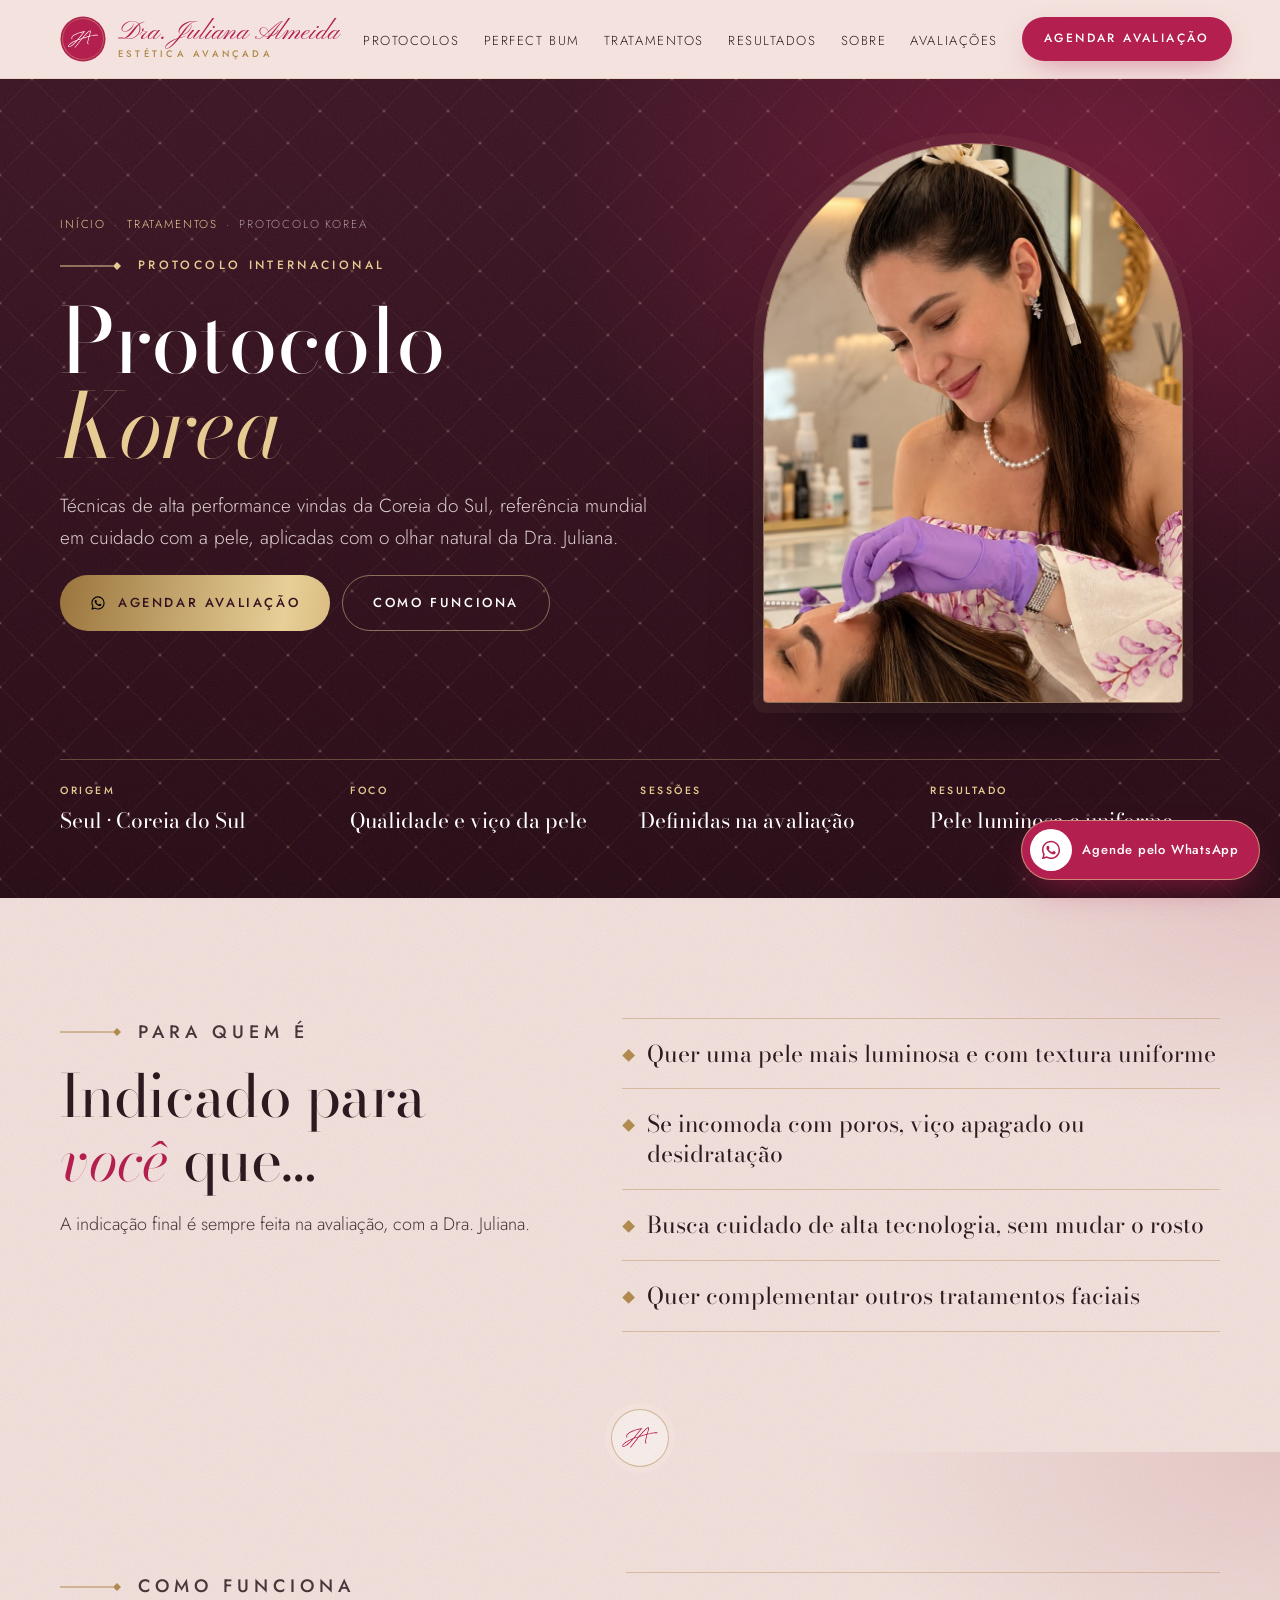
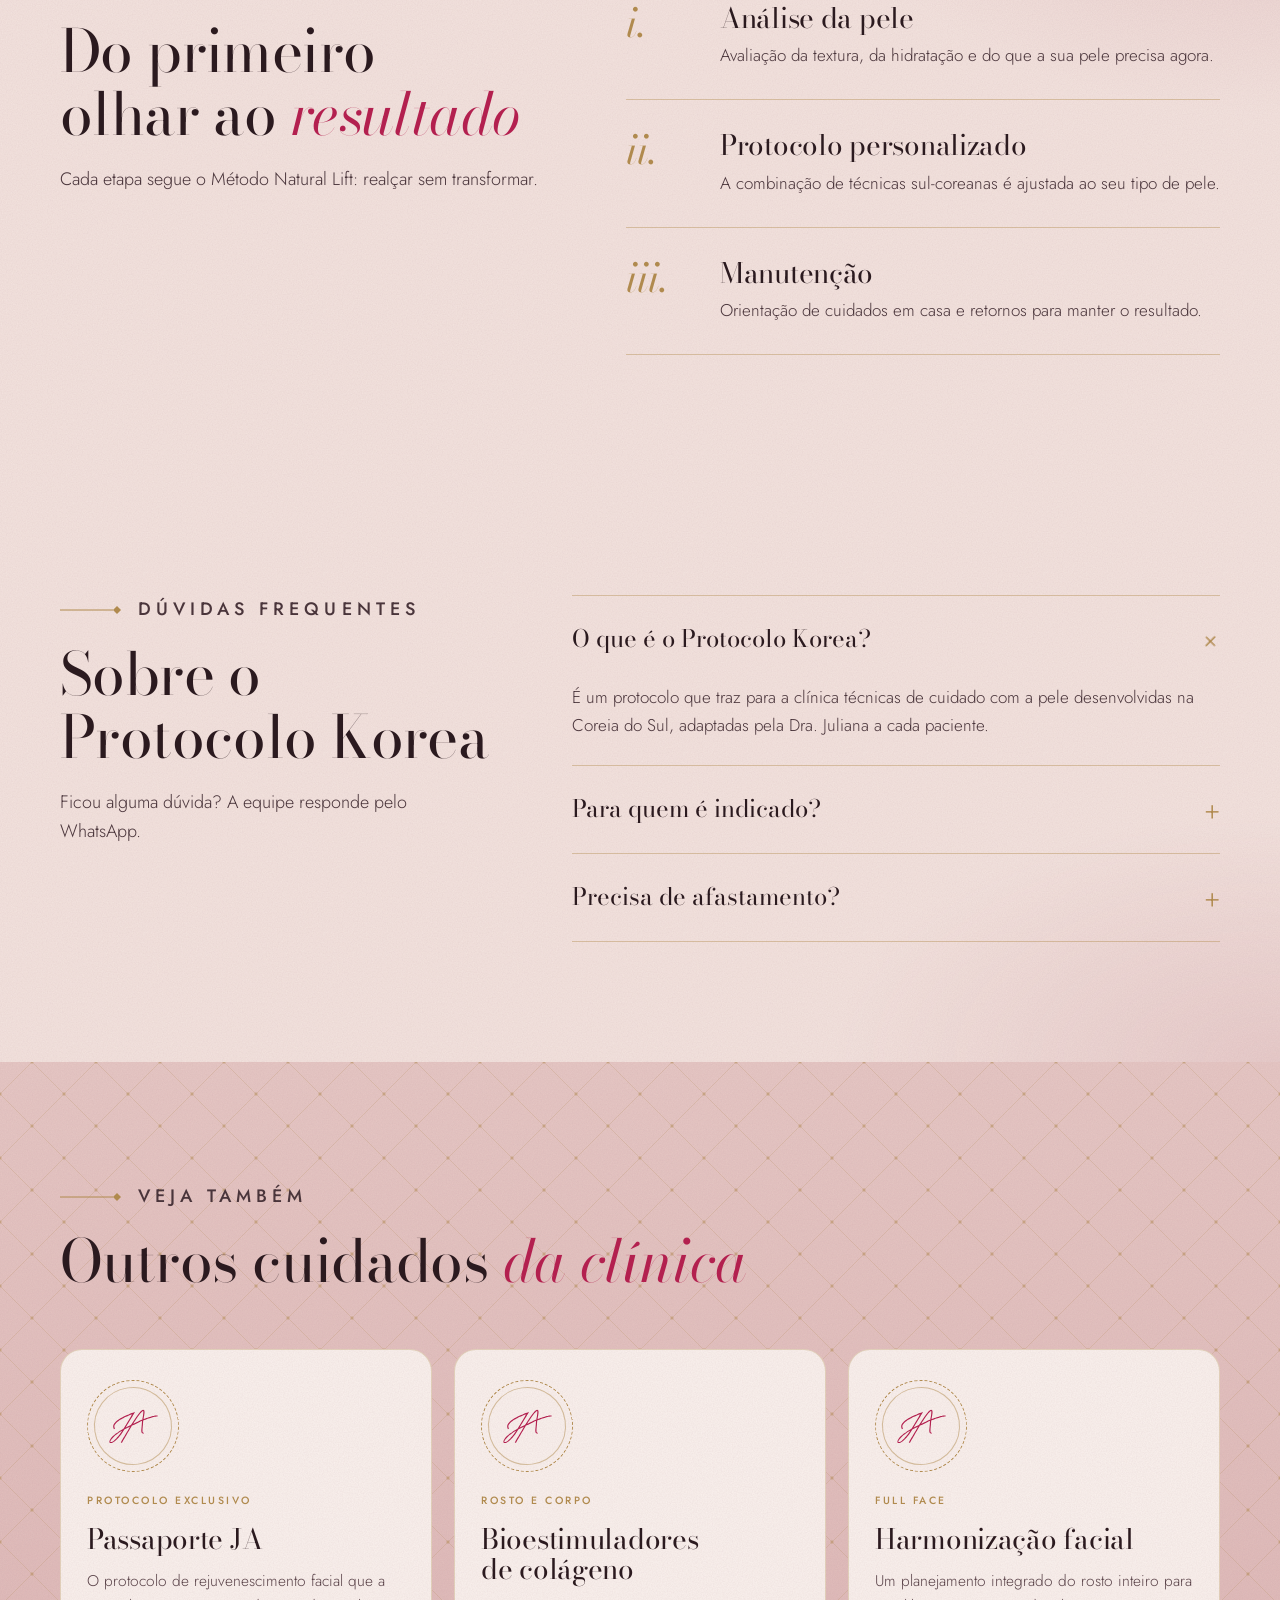
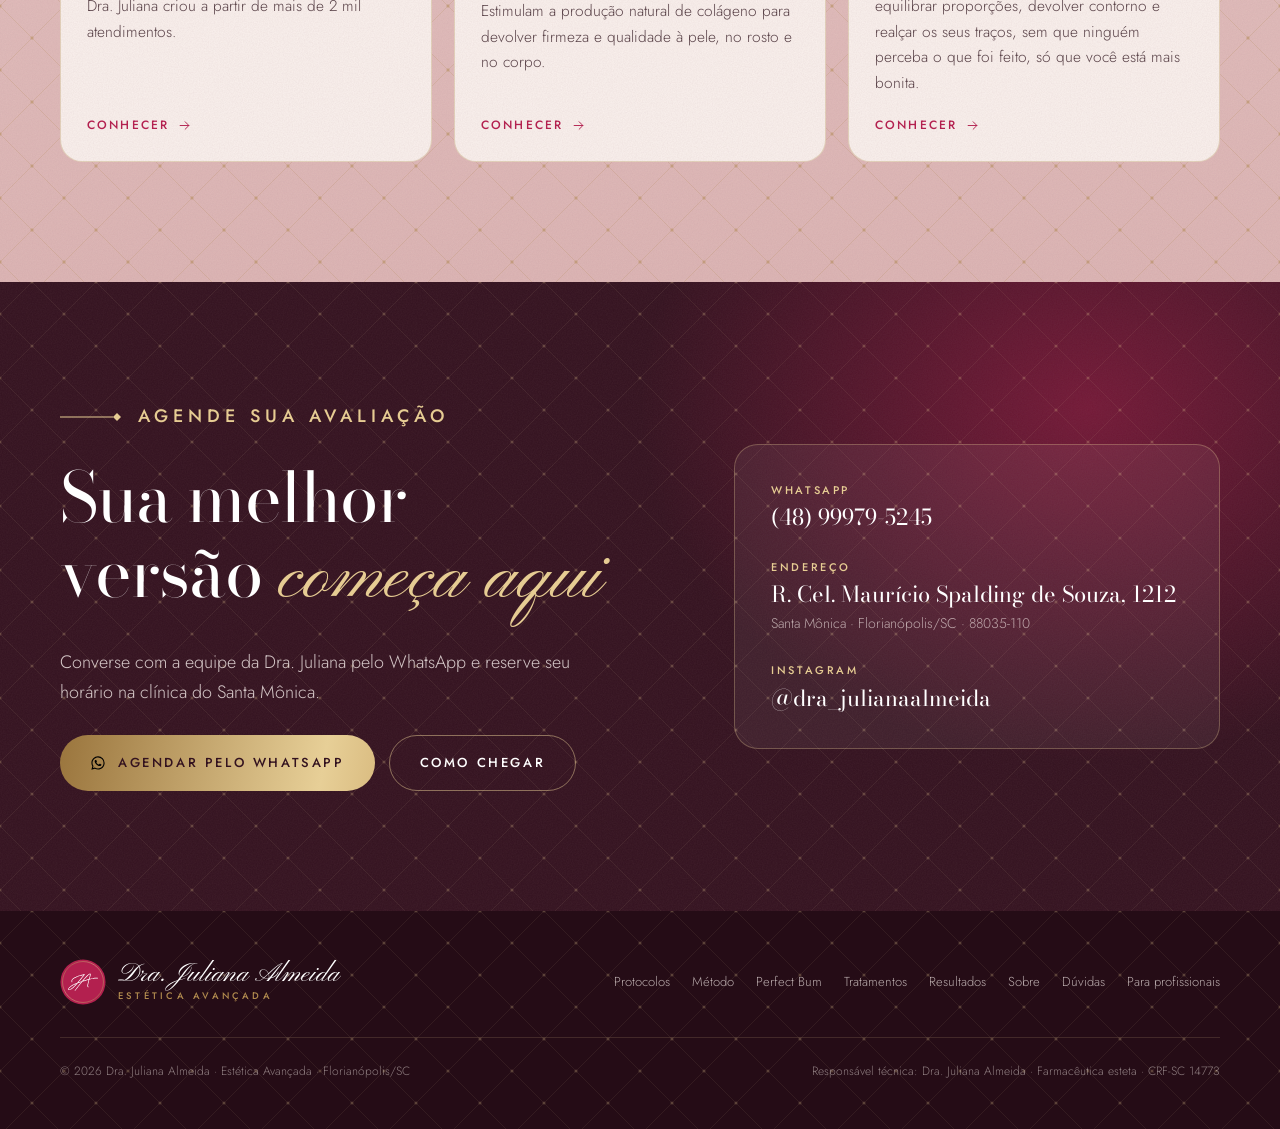
<file: protocolo-korea.html>
<!doctype html>
<html lang="pt-BR">
<head>
<meta charset="utf-8">
<meta name="viewport" content="width=device-width, initial-scale=1, viewport-fit=cover">
<title>Protocolo Korea: técnicas sul-coreanas para a pele em Florianópolis | Dra. Juliana Almeida</title>
<meta name="description" content="Protocolo Korea na clínica da Dra. Juliana Almeida: técnicas de alta performance da Coreia do Sul, referência mundial em pele, com resultado natural.">
<link rel="canonical" href="https://dra-juliana-site.vercel.app/protocolo-korea">
<meta name="theme-color" content="#33121F">
<meta property="og:type" content="website">
<meta property="og:locale" content="pt_BR">
<meta property="og:site_name" content="Dra. Juliana Almeida · Estética Avançada">
<meta property="og:title" content="Protocolo Korea: técnicas sul-coreanas para a pele em Florianópolis | Dra. Juliana Almeida">
<meta property="og:description" content="Protocolo Korea na clínica da Dra. Juliana Almeida: técnicas de alta performance da Coreia do Sul, referência mundial em pele, com resultado natural.">
<meta property="og:url" content="https://dra-juliana-site.vercel.app/protocolo-korea">
<meta property="og:image" content="https://dra-juliana-site.vercel.app/img/juliana-aplicando.jpg">
<meta name="twitter:card" content="summary_large_image">
<link rel="icon" href="data:image/svg+xml,%3Csvg xmlns='http://www.w3.org/2000/svg' viewBox='0 0 100 100'%3E%3Ccircle cx='50' cy='50' r='50' fill='%23B3204F'/%3E%3Cg transform='translate%2818 31.4%29 scale%280.02316%29'%3E%3Cpath fill='%23fff' fill-rule='evenodd' d='M2743 429C2741 422 2736 424 2730 422C2724 420 2713 418 2705 416C2697 414 2692 414 2682 413C2672 412 2663 411 2644 411C2625 411 2592 412 2567 413C2542 414 2528 416 2496 419C2464 422 2416 428 2378 434C2340 440 2306 445 2266 452C2226 459 2176 468 2137 476C2098 484 2054 493 2031 498C2008 503 2006 504 1999 506C1992 508 1990 507 1988 507C1986 507 1986 505 1986 504C1986 503 1984 509 1986 500C1988 491 1987 486 1997 452C2007 418 2036 334 2048 296C2060 258 2064 244 2069 222C2074 200 2078 185 2081 167C2084 149 2086 128 2087 116C2088 104 2088 103 2087 96C2086 89 2086 79 2084 72C2082 65 2080 58 2078 53C2076 48 2074 45 2071 41C2068 37 2062 31 2057 28C2052 25 2047 23 2043 22C2039 21 2040 20 2034 20C2028 20 2016 20 2010 21C2004 22 2004 22 1997 24C1990 26 1978 30 1968 35C1958 40 1948 45 1938 51C1928 57 1920 62 1910 69C1900 76 1888 85 1876 94C1864 103 1857 108 1839 124C1821 140 1792 165 1766 190C1740 215 1720 235 1682 274C1644 313 1606 352 1540 426C1474 500 1329 667 1284 717C1239 767 1280 721 1268 725C1256 729 1232 736 1212 743C1192 750 1173 758 1145 767C1117 776 1070 792 1045 800C1020 808 1002 812 993 814C984 816 991 813 990 812C989 811 988 812 989 809C990 806 985 809 995 796C1005 783 952 850 1049 731C1146 612 1488 190 1575 81C1662 -28 1579 79 1574 79C1569 79 1563 78 1545 80C1527 82 1498 86 1467 92C1436 98 1396 108 1361 116C1326 124 1292 134 1256 143C1220 152 1186 162 1147 173C1108 184 1058 199 1019 212C980 225 942 238 910 249C878 260 856 269 830 279C804 289 784 297 757 309C730 321 694 338 668 350C642 362 622 374 603 384C584 394 572 402 557 411C542 420 529 428 514 439C499 450 479 464 466 475C453 486 446 492 435 502C424 512 411 526 402 536C393 546 386 555 379 565C372 575 366 585 360 595C354 605 348 619 345 627C342 635 341 638 339 645C337 652 335 656 334 670C333 684 333 715 333 729C333 743 335 748 336 756C337 764 338 772 340 779C342 786 343 792 345 797C347 802 350 807 352 810C354 813 356 814 358 816C360 818 363 819 367 820C371 821 376 821 381 820C386 819 393 816 397 814C401 812 402 810 404 805C406 800 408 800 406 787C404 774 396 742 394 726C392 710 393 698 394 688C395 678 396 673 398 666C400 659 401 654 405 645C409 636 418 618 424 609C430 600 434 595 439 588C444 581 447 578 456 568C465 558 481 543 494 531C507 519 519 510 535 498C551 486 570 473 590 461C610 449 637 434 655 424C673 414 680 411 696 403C712 395 730 386 754 376C778 366 808 352 840 340C872 328 906 314 945 301C984 288 1033 272 1073 259C1113 246 1148 236 1185 226C1222 216 1258 206 1297 196C1336 186 1395 172 1416 167C1437 162 1420 167 1421 167C1422 167 1426 164 1423 169C1420 174 1417 180 1401 200C1385 220 1381 227 1328 292C1275 357 1156 501 1084 589C1012 677 932 779 897 822C862 865 880 841 873 848C866 855 863 857 856 862C849 867 851 867 831 876C811 885 761 904 736 915C711 926 715 926 683 941C651 956 584 986 543 1005C502 1024 473 1038 440 1056C407 1074 368 1096 343 1111C318 1126 304 1136 288 1147C272 1158 264 1164 248 1176C232 1188 208 1208 192 1221C176 1234 170 1240 155 1254C140 1268 117 1291 102 1308C87 1325 73 1343 63 1357C53 1371 48 1379 42 1391C36 1403 30 1418 26 1428C22 1438 22 1444 21 1449C20 1454 20 1456 20 1461C20 1466 20 1472 21 1477C22 1482 24 1486 25 1490C26 1494 28 1496 30 1499C32 1502 36 1506 39 1509C42 1512 45 1514 49 1516C53 1518 56 1520 63 1522C70 1524 80 1526 91 1527C102 1528 118 1527 131 1525C144 1523 157 1520 172 1516C187 1512 205 1506 219 1500C233 1494 240 1492 258 1483C276 1474 302 1461 324 1448C346 1435 370 1420 392 1405C414 1390 429 1380 454 1360C479 1340 510 1314 543 1286C576 1258 624 1215 651 1190C678 1165 690 1154 704 1138C718 1122 726 1110 738 1096C750 1082 754 1080 779 1052C804 1024 868 952 889 928C910 904 900 915 906 911C912 907 913 906 924 902C935 898 938 900 970 889C1002 878 1082 850 1118 838C1154 826 1173 821 1187 817C1201 813 1197 814 1200 814C1203 814 1202 814 1203 815C1204 816 1206 816 1204 819C1202 822 1202 823 1194 833C1186 843 1187 840 1157 878C1127 916 1041 1027 1012 1064C983 1101 998 1080 983 1099C968 1118 983 1102 925 1175C867 1248 686 1476 636 1540C586 1604 629 1553 627 1558C625 1563 626 1564 626 1568C626 1572 628 1577 630 1580C632 1583 632 1583 635 1585C638 1587 645 1589 649 1590C653 1591 653 1591 657 1590C661 1589 667 1588 671 1586C675 1584 679 1582 683 1579C687 1576 682 1584 697 1565C712 1546 748 1497 774 1464C800 1431 768 1474 852 1367C936 1260 1205 918 1281 821C1357 724 1302 792 1308 784C1314 776 1314 777 1318 774C1322 771 1325 769 1335 766C1345 763 1305 776 1376 754C1447 732 1682 655 1759 631C1836 607 1815 615 1835 610C1855 605 1871 603 1879 602C1887 601 1882 603 1883 604C1884 605 1885 602 1884 609C1883 616 1881 618 1875 647C1869 676 1856 746 1848 781C1840 816 1836 828 1830 854C1824 880 1819 908 1812 939C1805 970 1792 1017 1786 1043C1780 1069 1779 1081 1777 1095C1775 1109 1774 1119 1774 1129C1774 1139 1774 1146 1774 1155C1774 1164 1775 1173 1777 1182C1779 1191 1782 1202 1785 1210C1788 1218 1790 1222 1795 1229C1800 1236 1808 1245 1814 1250C1820 1255 1824 1258 1828 1261C1832 1264 1832 1264 1837 1266C1842 1268 1850 1270 1855 1271C1860 1272 1861 1272 1865 1271C1869 1270 1875 1269 1878 1268C1881 1267 1883 1265 1885 1263C1887 1261 1888 1257 1889 1254C1890 1251 1891 1249 1891 1246C1891 1243 1892 1239 1891 1235C1890 1231 1890 1228 1884 1224C1878 1220 1865 1214 1858 1208C1851 1202 1846 1196 1843 1191C1840 1186 1839 1184 1838 1179C1837 1174 1835 1168 1835 1160C1835 1152 1836 1136 1837 1128C1838 1120 1839 1121 1841 1110C1843 1099 1845 1076 1847 1063C1849 1050 1842 1078 1853 1030C1864 982 1898 840 1913 773C1928 706 1936 659 1942 631C1948 603 1947 611 1950 604C1953 597 1955 593 1958 589C1961 585 1963 582 1967 579C1971 576 1975 573 1980 571C1985 569 1976 570 1997 565C2018 560 2080 550 2108 544C2136 538 2136 536 2166 530C2196 524 2267 512 2289 508C2311 504 2279 510 2296 508C2313 506 2363 497 2391 493C2419 489 2441 486 2464 484C2487 482 2488 479 2529 478C2570 477 2675 479 2708 478C2741 477 2720 475 2725 473C2730 471 2737 468 2740 466C2743 464 2742 469 2743 463C2744 457 2745 436 2743 429ZM759 978C760 979 774 964 756 984C738 1004 682 1064 653 1095C624 1126 599 1150 580 1169C561 1188 555 1194 538 1209C521 1224 496 1247 478 1262C460 1277 458 1280 431 1300C404 1320 341 1366 316 1385C291 1404 291 1403 279 1411C267 1419 259 1424 246 1431C233 1438 216 1446 203 1452C190 1458 178 1462 165 1466C152 1470 136 1474 125 1475C114 1476 104 1476 97 1475C90 1474 88 1473 85 1471C82 1469 79 1467 77 1464C75 1461 74 1458 73 1455C72 1452 72 1449 73 1444C74 1439 75 1434 79 1426C83 1418 89 1408 96 1398C103 1388 110 1379 122 1366C134 1353 155 1330 168 1318C181 1306 184 1303 198 1291C212 1279 238 1258 255 1245C272 1232 284 1223 300 1212C316 1201 331 1190 351 1177C371 1164 399 1146 422 1132C445 1118 464 1107 487 1094C510 1081 539 1066 562 1054C585 1042 604 1034 625 1024C646 1014 669 1005 690 997C711 989 742 980 753 977C764 974 758 977 759 978ZM2023 82C2023 88 2023 104 2022 114C2021 124 2022 122 2019 140C2016 158 2010 193 2004 220C1998 247 1990 274 1983 300C1976 326 1968 349 1959 378C1950 407 1933 453 1926 475C1919 497 1919 501 1917 509C1915 517 1916 520 1915 524C1914 528 1918 528 1912 530C1906 532 1894 532 1877 536C1860 540 1841 544 1808 554C1775 564 1739 574 1677 593C1615 612 1482 654 1437 668C1392 682 1415 674 1410 675C1405 676 1406 674 1406 672C1406 670 1406 670 1412 663C1418 656 1427 650 1442 633C1457 616 1484 587 1503 564C1522 541 1539 520 1559 497C1579 474 1592 460 1621 429C1650 398 1692 355 1732 314C1772 273 1834 211 1861 185C1888 159 1881 170 1896 158C1911 146 1931 125 1951 112C1971 99 2005 85 2017 80C2029 75 2020 80 2021 80C2022 80 2023 76 2023 82Z'/%3E%3C/g%3E%3C/svg%3E">
<link rel="preconnect" href="https://fonts.googleapis.com">
<link rel="preconnect" href="https://fonts.gstatic.com" crossorigin>
<link rel="stylesheet" href="https://fonts.googleapis.com/css2?family=Bodoni+Moda:ital,opsz,wght@0,6..96,400;0,6..96,500;1,6..96,400;1,6..96,500&family=Jost:wght@300;400;500&family=Pinyon+Script&display=swap">
<link rel="stylesheet" href="assets/site.css">
<script type="application/ld+json">{"@context": "https://schema.org", "@type": "FAQPage", "mainEntity": [{"@type": "Question", "name": "O que é o Protocolo Korea?", "acceptedAnswer": {"@type": "Answer", "text": "É um protocolo que traz para a clínica técnicas de cuidado com a pele desenvolvidas na Coreia do Sul, adaptadas pela Dra. Juliana a cada paciente."}}, {"@type": "Question", "name": "Para quem é indicado?", "acceptedAnswer": {"@type": "Answer", "text": "Para quem quer melhorar a qualidade, o viço e a textura da pele. A indicação final é feita na avaliação."}}, {"@type": "Question", "name": "Precisa de afastamento?", "acceptedAnswer": {"@type": "Answer", "text": "Na maioria dos casos, não. As orientações específicas são passadas após a sessão."}}]}</script>
<script type="application/ld+json">{"@context": "https://schema.org", "@type": "Service", "name": "Protocolo Korea", "description": "Protocolo Korea na clínica da Dra. Juliana Almeida: técnicas de alta performance da Coreia do Sul, referência mundial em pele, com resultado natural.", "areaServed": "Florianópolis, SC", "provider": {"@type": "BeautySalon", "name": "Dra. Juliana Almeida - Estética Avançada", "url": "https://dra-juliana-site.vercel.app", "telephone": "+55 48 99979-5245", "image": "https://dra-juliana-site.vercel.app/img/juliana-retrato.jpg", "address": {"@type": "PostalAddress", "streetAddress": "R. Cel. Maurício Spalding de Souza, 1212", "addressLocality": "Florianópolis", "addressRegion": "SC", "postalCode": "88035-110", "addressCountry": "BR"}, "aggregateRating": {"@type": "AggregateRating", "ratingValue": "4.9", "reviewCount": "85"}, "sameAs": ["https://www.instagram.com/dra_julianaalmeida/"]}, "url": "https://dra-juliana-site.vercel.app/protocolo-korea"}</script>
<script type="application/ld+json">{"@context": "https://schema.org", "@type": "BreadcrumbList", "itemListElement": [{"@type": "ListItem", "position": 1, "name": "Início", "item": "https://dra-juliana-site.vercel.app/"}, {"@type": "ListItem", "position": 2, "name": "Tratamentos", "item": "https://dra-juliana-site.vercel.app/#tratamentos"}, {"@type": "ListItem", "position": 3, "name": "Protocolo Korea", "item": "https://dra-juliana-site.vercel.app/protocolo-korea"}]}</script>
</head>
<body>
<svg width="0" height="0" style="position:absolute" aria-hidden="true">
  <defs>
    <linearGradient id="g-gold" x1="0" y1="0" x2="1" y2="1">
      <stop offset="0" stop-color="#9A753D"/><stop offset=".45" stop-color="#E7CF97"/><stop offset="1" stop-color="#A8834A"/>
    </linearGradient>
  </defs>
  <symbol id="ja-mark" viewBox="0 0 2763 1610"><path fill="currentColor" fill-rule="evenodd" d="M2743 429C2741 422 2736 424 2730 422C2724 420 2713 418 2705 416C2697 414 2692 414 2682 413C2672 412 2663 411 2644 411C2625 411 2592 412 2567 413C2542 414 2528 416 2496 419C2464 422 2416 428 2378 434C2340 440 2306 445 2266 452C2226 459 2176 468 2137 476C2098 484 2054 493 2031 498C2008 503 2006 504 1999 506C1992 508 1990 507 1988 507C1986 507 1986 505 1986 504C1986 503 1984 509 1986 500C1988 491 1987 486 1997 452C2007 418 2036 334 2048 296C2060 258 2064 244 2069 222C2074 200 2078 185 2081 167C2084 149 2086 128 2087 116C2088 104 2088 103 2087 96C2086 89 2086 79 2084 72C2082 65 2080 58 2078 53C2076 48 2074 45 2071 41C2068 37 2062 31 2057 28C2052 25 2047 23 2043 22C2039 21 2040 20 2034 20C2028 20 2016 20 2010 21C2004 22 2004 22 1997 24C1990 26 1978 30 1968 35C1958 40 1948 45 1938 51C1928 57 1920 62 1910 69C1900 76 1888 85 1876 94C1864 103 1857 108 1839 124C1821 140 1792 165 1766 190C1740 215 1720 235 1682 274C1644 313 1606 352 1540 426C1474 500 1329 667 1284 717C1239 767 1280 721 1268 725C1256 729 1232 736 1212 743C1192 750 1173 758 1145 767C1117 776 1070 792 1045 800C1020 808 1002 812 993 814C984 816 991 813 990 812C989 811 988 812 989 809C990 806 985 809 995 796C1005 783 952 850 1049 731C1146 612 1488 190 1575 81C1662 -28 1579 79 1574 79C1569 79 1563 78 1545 80C1527 82 1498 86 1467 92C1436 98 1396 108 1361 116C1326 124 1292 134 1256 143C1220 152 1186 162 1147 173C1108 184 1058 199 1019 212C980 225 942 238 910 249C878 260 856 269 830 279C804 289 784 297 757 309C730 321 694 338 668 350C642 362 622 374 603 384C584 394 572 402 557 411C542 420 529 428 514 439C499 450 479 464 466 475C453 486 446 492 435 502C424 512 411 526 402 536C393 546 386 555 379 565C372 575 366 585 360 595C354 605 348 619 345 627C342 635 341 638 339 645C337 652 335 656 334 670C333 684 333 715 333 729C333 743 335 748 336 756C337 764 338 772 340 779C342 786 343 792 345 797C347 802 350 807 352 810C354 813 356 814 358 816C360 818 363 819 367 820C371 821 376 821 381 820C386 819 393 816 397 814C401 812 402 810 404 805C406 800 408 800 406 787C404 774 396 742 394 726C392 710 393 698 394 688C395 678 396 673 398 666C400 659 401 654 405 645C409 636 418 618 424 609C430 600 434 595 439 588C444 581 447 578 456 568C465 558 481 543 494 531C507 519 519 510 535 498C551 486 570 473 590 461C610 449 637 434 655 424C673 414 680 411 696 403C712 395 730 386 754 376C778 366 808 352 840 340C872 328 906 314 945 301C984 288 1033 272 1073 259C1113 246 1148 236 1185 226C1222 216 1258 206 1297 196C1336 186 1395 172 1416 167C1437 162 1420 167 1421 167C1422 167 1426 164 1423 169C1420 174 1417 180 1401 200C1385 220 1381 227 1328 292C1275 357 1156 501 1084 589C1012 677 932 779 897 822C862 865 880 841 873 848C866 855 863 857 856 862C849 867 851 867 831 876C811 885 761 904 736 915C711 926 715 926 683 941C651 956 584 986 543 1005C502 1024 473 1038 440 1056C407 1074 368 1096 343 1111C318 1126 304 1136 288 1147C272 1158 264 1164 248 1176C232 1188 208 1208 192 1221C176 1234 170 1240 155 1254C140 1268 117 1291 102 1308C87 1325 73 1343 63 1357C53 1371 48 1379 42 1391C36 1403 30 1418 26 1428C22 1438 22 1444 21 1449C20 1454 20 1456 20 1461C20 1466 20 1472 21 1477C22 1482 24 1486 25 1490C26 1494 28 1496 30 1499C32 1502 36 1506 39 1509C42 1512 45 1514 49 1516C53 1518 56 1520 63 1522C70 1524 80 1526 91 1527C102 1528 118 1527 131 1525C144 1523 157 1520 172 1516C187 1512 205 1506 219 1500C233 1494 240 1492 258 1483C276 1474 302 1461 324 1448C346 1435 370 1420 392 1405C414 1390 429 1380 454 1360C479 1340 510 1314 543 1286C576 1258 624 1215 651 1190C678 1165 690 1154 704 1138C718 1122 726 1110 738 1096C750 1082 754 1080 779 1052C804 1024 868 952 889 928C910 904 900 915 906 911C912 907 913 906 924 902C935 898 938 900 970 889C1002 878 1082 850 1118 838C1154 826 1173 821 1187 817C1201 813 1197 814 1200 814C1203 814 1202 814 1203 815C1204 816 1206 816 1204 819C1202 822 1202 823 1194 833C1186 843 1187 840 1157 878C1127 916 1041 1027 1012 1064C983 1101 998 1080 983 1099C968 1118 983 1102 925 1175C867 1248 686 1476 636 1540C586 1604 629 1553 627 1558C625 1563 626 1564 626 1568C626 1572 628 1577 630 1580C632 1583 632 1583 635 1585C638 1587 645 1589 649 1590C653 1591 653 1591 657 1590C661 1589 667 1588 671 1586C675 1584 679 1582 683 1579C687 1576 682 1584 697 1565C712 1546 748 1497 774 1464C800 1431 768 1474 852 1367C936 1260 1205 918 1281 821C1357 724 1302 792 1308 784C1314 776 1314 777 1318 774C1322 771 1325 769 1335 766C1345 763 1305 776 1376 754C1447 732 1682 655 1759 631C1836 607 1815 615 1835 610C1855 605 1871 603 1879 602C1887 601 1882 603 1883 604C1884 605 1885 602 1884 609C1883 616 1881 618 1875 647C1869 676 1856 746 1848 781C1840 816 1836 828 1830 854C1824 880 1819 908 1812 939C1805 970 1792 1017 1786 1043C1780 1069 1779 1081 1777 1095C1775 1109 1774 1119 1774 1129C1774 1139 1774 1146 1774 1155C1774 1164 1775 1173 1777 1182C1779 1191 1782 1202 1785 1210C1788 1218 1790 1222 1795 1229C1800 1236 1808 1245 1814 1250C1820 1255 1824 1258 1828 1261C1832 1264 1832 1264 1837 1266C1842 1268 1850 1270 1855 1271C1860 1272 1861 1272 1865 1271C1869 1270 1875 1269 1878 1268C1881 1267 1883 1265 1885 1263C1887 1261 1888 1257 1889 1254C1890 1251 1891 1249 1891 1246C1891 1243 1892 1239 1891 1235C1890 1231 1890 1228 1884 1224C1878 1220 1865 1214 1858 1208C1851 1202 1846 1196 1843 1191C1840 1186 1839 1184 1838 1179C1837 1174 1835 1168 1835 1160C1835 1152 1836 1136 1837 1128C1838 1120 1839 1121 1841 1110C1843 1099 1845 1076 1847 1063C1849 1050 1842 1078 1853 1030C1864 982 1898 840 1913 773C1928 706 1936 659 1942 631C1948 603 1947 611 1950 604C1953 597 1955 593 1958 589C1961 585 1963 582 1967 579C1971 576 1975 573 1980 571C1985 569 1976 570 1997 565C2018 560 2080 550 2108 544C2136 538 2136 536 2166 530C2196 524 2267 512 2289 508C2311 504 2279 510 2296 508C2313 506 2363 497 2391 493C2419 489 2441 486 2464 484C2487 482 2488 479 2529 478C2570 477 2675 479 2708 478C2741 477 2720 475 2725 473C2730 471 2737 468 2740 466C2743 464 2742 469 2743 463C2744 457 2745 436 2743 429ZM759 978C760 979 774 964 756 984C738 1004 682 1064 653 1095C624 1126 599 1150 580 1169C561 1188 555 1194 538 1209C521 1224 496 1247 478 1262C460 1277 458 1280 431 1300C404 1320 341 1366 316 1385C291 1404 291 1403 279 1411C267 1419 259 1424 246 1431C233 1438 216 1446 203 1452C190 1458 178 1462 165 1466C152 1470 136 1474 125 1475C114 1476 104 1476 97 1475C90 1474 88 1473 85 1471C82 1469 79 1467 77 1464C75 1461 74 1458 73 1455C72 1452 72 1449 73 1444C74 1439 75 1434 79 1426C83 1418 89 1408 96 1398C103 1388 110 1379 122 1366C134 1353 155 1330 168 1318C181 1306 184 1303 198 1291C212 1279 238 1258 255 1245C272 1232 284 1223 300 1212C316 1201 331 1190 351 1177C371 1164 399 1146 422 1132C445 1118 464 1107 487 1094C510 1081 539 1066 562 1054C585 1042 604 1034 625 1024C646 1014 669 1005 690 997C711 989 742 980 753 977C764 974 758 977 759 978ZM2023 82C2023 88 2023 104 2022 114C2021 124 2022 122 2019 140C2016 158 2010 193 2004 220C1998 247 1990 274 1983 300C1976 326 1968 349 1959 378C1950 407 1933 453 1926 475C1919 497 1919 501 1917 509C1915 517 1916 520 1915 524C1914 528 1918 528 1912 530C1906 532 1894 532 1877 536C1860 540 1841 544 1808 554C1775 564 1739 574 1677 593C1615 612 1482 654 1437 668C1392 682 1415 674 1410 675C1405 676 1406 674 1406 672C1406 670 1406 670 1412 663C1418 656 1427 650 1442 633C1457 616 1484 587 1503 564C1522 541 1539 520 1559 497C1579 474 1592 460 1621 429C1650 398 1692 355 1732 314C1772 273 1834 211 1861 185C1888 159 1881 170 1896 158C1911 146 1931 125 1951 112C1971 99 2005 85 2017 80C2029 75 2020 80 2021 80C2022 80 2023 76 2023 82Z"/></symbol>
  <symbol id="i-wa" viewBox="0 0 24 24"><path d="M12.04 2C6.58 2 2.13 6.45 2.13 11.91c0 1.75.46 3.45 1.32 4.95L2.05 22l5.25-1.38a9.9 9.9 0 0 0 4.74 1.21h.01c5.46 0 9.91-4.45 9.91-9.91A9.85 9.85 0 0 0 12.04 2zm0 18.15h-.01a8.2 8.2 0 0 1-4.19-1.15l-.3-.18-3.12.82.83-3.04-.2-.31a8.2 8.2 0 0 1-1.26-4.38c0-4.54 3.7-8.23 8.25-8.23a8.2 8.2 0 0 1 8.23 8.24c0 4.54-3.7 8.23-8.23 8.23zm4.52-6.16c-.25-.12-1.47-.72-1.69-.81-.23-.08-.39-.12-.56.13-.16.25-.64.81-.79.97-.14.17-.29.19-.54.06-.25-.12-1.05-.39-1.99-1.23-.74-.66-1.23-1.47-1.38-1.72-.14-.25-.02-.38.11-.51.11-.11.25-.29.37-.43.13-.15.17-.25.25-.42.08-.17.04-.31-.02-.43-.06-.13-.56-1.34-.76-1.84-.2-.48-.41-.42-.56-.43h-.48a.92.92 0 0 0-.66.31c-.23.25-.87.85-.87 2.07 0 1.22.89 2.4 1.01 2.56.12.17 1.75 2.67 4.23 3.74.59.26 1.05.41 1.41.52.59.19 1.13.16 1.56.1.48-.07 1.47-.6 1.67-1.18.21-.58.21-1.07.14-1.18-.06-.1-.22-.16-.47-.29z"/></symbol>
  <symbol id="i-arrow" viewBox="0 0 24 24"><path d="M5 12h14M13 6l6 6-6 6" fill="none" stroke="currentColor" stroke-width="1.5" stroke-linecap="round" stroke-linejoin="round"/></symbol>
  <symbol id="i-play" viewBox="0 0 24 24"><path d="M6 4l14 8-14 8z"/></symbol>
</svg>
<header class="site-header">
  <div class="wrap">
    <nav class="nav" aria-label="Principal">
      <a class="brand" href="/" aria-label="Dra. Juliana Almeida, início">
        <svg class="brand-badge" viewBox="0 0 100 100" aria-hidden="true">
          <circle cx="50" cy="50" r="49" fill="#B3204F"/>
          <circle cx="50" cy="50" r="44.5" fill="none" stroke="url(#g-gold)" stroke-width="1"/>
          <use href="#ja-mark" x="17" y="31" width="66" height="38.5" color="#fff"/>
        </svg>
        <span class="brand-name"><span class="script">Dra. Juliana Almeida</span><small>Estética Avançada</small></span>
      </a>
      <ul class="nav-links">
        <li><a href="/#protocolos">Protocolos</a></li>
        <li><a href="/#perfect-bum">Perfect Bum</a></li>
        <li><a href="/#tratamentos">Tratamentos</a></li>
        <li><a href="/#resultados">Resultados</a></li>
        <li><a href="/#sobre">Sobre</a></li>
        <li><a href="/#avaliacoes">Avaliações</a></li>
      </ul>
      <a class="btn btn-primary" data-wa="Olá, Dra. Juliana! Vim pelo site e gostaria de agendar uma avaliação." href="/#contato">Agendar avaliação</a>
      <button class="menu-toggle" id="menu-toggle" aria-expanded="false" aria-controls="mobile-menu" aria-label="Abrir menu">
        <svg viewBox="0 0 24 24" fill="none" stroke="currentColor" stroke-width="1.5" stroke-linecap="round"><path d="M4 8h16M4 16h16"/></svg>
      </button>
    </nav>
  </div>
  <div class="mobile-menu" id="mobile-menu" hidden>
    <div class="wrap">
      <ul>
        <li><a href="/#protocolos">Protocolos assinatura</a></li>
        <li><a href="/#metodo">Método Natural Lift</a></li>
        <li><a href="/#perfect-bum">Perfect Bum</a></li>
        <li><a href="/#tratamentos">Tratamentos</a></li>
        <li><a href="/#resultados">Resultados</a></li>
        <li><a href="/#sobre">Sobre a Dra.</a></li>
        <li><a href="/#clinica">A clínica</a></li>
        <li><a href="/#avaliacoes">Avaliações</a></li>
        <li><a href="/#profissionais">Para profissionais</a></li>
        <li><a href="/#contato">Contato</a></li>
      </ul>
      <a class="btn btn-primary" data-wa="Olá, Dra. Juliana! Vim pelo site e gostaria de agendar uma avaliação." href="/#contato"><svg><use href="#i-wa"/></svg>Agendar pelo WhatsApp</a>
    </div>
  </div>
</header>
<main>
  <section class="p-hero">
    <div class="wrap">
      <div class="p-hero-grid">
        <div class="p-hero-copy">
          <nav class="crumb" aria-label="Você está em"><a href="/">Início</a><span>·</span><a href="/#tratamentos">Tratamentos</a><span>·</span><span>Protocolo Korea</span></nav>
          <p class="eyebrow rule">Protocolo internacional</p>
          <h1>Protocolo <em>Korea</em></h1>
          <p class="lead">Técnicas de alta performance vindas da Coreia do Sul, referência mundial em cuidado com a pele, aplicadas com o olhar natural da Dra. Juliana.</p>
          <div class="row"><a class="btn btn-gold" data-wa="Olá, Dra. Juliana! Vim pelo site e quero saber mais sobre o Protocolo Korea." href="#contato"><svg><use href="#i-wa"/></svg>Agendar avaliação</a><a class="btn btn-ghost" href="#como-funciona">Como funciona</a></div>
        </div>
        <figure class="p-hero-photo"><img src="img/juliana-aplicando.jpg" alt="Protocolo Korea com a Dra. Juliana Almeida" style="object-position:50% 35%" fetchpriority="high"></figure>
      </div>
      <dl class="p-facts"><div><dt>Origem</dt><dd>Seul · Coreia do Sul</dd></div><div><dt>Foco</dt><dd>Qualidade e viço da pele</dd></div><div><dt>Sessões</dt><dd>Definidas na avaliação</dd></div><div><dt>Resultado</dt><dd>Pele luminosa e uniforme</dd></div></dl>
    </div>
  </section>

  <section class="section p-light" id="para-quem">
    <div class="wrap p-two">
      <div class="section-head"><p class="eyebrow rule">Para quem é</p><h2>Indicado para <em>você</em> que…</h2><p>A indicação final é sempre feita na avaliação, com a Dra. Juliana.</p></div>
      <ul class="p-checks"><li>Quer uma pele mais luminosa e com textura uniforme</li><li>Se incomoda com poros, viço apagado ou desidratação</li><li>Busca cuidado de alta tecnologia, sem mudar o rosto</li><li>Quer complementar outros tratamentos faciais</li></ul>
    </div>
  </section>

  <div class="orn" aria-hidden="true"><span><svg class="ja" viewBox="0 0 2763 1610" aria-hidden="true"><use href="#ja-mark"/></svg></span></div>

  <section class="section p-light" id="como-funciona">
    <div class="wrap metodo-grid">
      <div class="section-head metodo-head"><p class="eyebrow rule">Como funciona</p><h2>Do primeiro olhar ao <em>resultado</em></h2><p>Cada etapa segue o Método Natural Lift: realçar sem transformar.</p></div>
      <ol class="steps"><li class="step"><span class="step-n">i.</span><div><h3>Análise da pele</h3><p>Avaliação da textura, da hidratação e do que a sua pele precisa agora.</p></div></li><li class="step"><span class="step-n">ii.</span><div><h3>Protocolo personalizado</h3><p>A combinação de técnicas sul-coreanas é ajustada ao seu tipo de pele.</p></div></li><li class="step"><span class="step-n">iii.</span><div><h3>Manutenção</h3><p>Orientação de cuidados em casa e retornos para manter o resultado.</p></div></li></ol>
    </div>
  </section>

  <section class="section faq" id="duvidas">
    <div class="wrap faq-grid">
      <div class="section-head"><p class="eyebrow rule">Dúvidas frequentes</p><h2>Sobre o Protocolo Korea</h2><p>Ficou alguma dúvida? A equipe responde pelo WhatsApp.</p></div>
      <div class="faq-list"><details open><summary>O que é o Protocolo Korea?</summary><p>É um protocolo que traz para a clínica técnicas de cuidado com a pele desenvolvidas na Coreia do Sul, adaptadas pela Dra. Juliana a cada paciente.</p></details><details><summary>Para quem é indicado?</summary><p>Para quem quer melhorar a qualidade, o viço e a textura da pele. A indicação final é feita na avaliação.</p></details><details><summary>Precisa de afastamento?</summary><p>Na maioria dos casos, não. As orientações específicas são passadas após a sessão.</p></details></div>
    </div>
  </section>

  <section class="section protocols">
    <div class="wrap">
      <div class="section-head"><p class="eyebrow rule">Veja também</p><h2>Outros cuidados <em>da clínica</em></h2></div>
      <div class="proto-grid p-related"><a class="proto" href="passaporte-ja"><span class="stamp"><svg class="ja" viewBox="0 0 2763 1610" aria-hidden="true"><use href="#ja-mark"/></svg></span><small>Protocolo exclusivo</small><h3>Passaporte JA</h3><p>O protocolo de rejuvenescimento facial que a Dra. Juliana criou a partir de mais de 2 mil atendimentos.</p><span class="more">Conhecer <svg><use href="#i-arrow"/></svg></span></a><a class="proto" href="bioestimuladores"><span class="stamp"><svg class="ja" viewBox="0 0 2763 1610" aria-hidden="true"><use href="#ja-mark"/></svg></span><small>Rosto e corpo</small><h3>Bioestimuladores de colágeno</h3><p>Estimulam a produção natural de colágeno para devolver firmeza e qualidade à pele, no rosto e no corpo.</p><span class="more">Conhecer <svg><use href="#i-arrow"/></svg></span></a><a class="proto" href="harmonizacao-facial"><span class="stamp"><svg class="ja" viewBox="0 0 2763 1610" aria-hidden="true"><use href="#ja-mark"/></svg></span><small>Full face</small><h3>Harmonização facial</h3><p>Um planejamento integrado do rosto inteiro para equilibrar proporções, devolver contorno e realçar os seus traços, sem que ninguém perceba o que foi feito, só que você está mais bonita.</p><span class="more">Conhecer <svg><use href="#i-arrow"/></svg></span></a></div>
    </div>
  </section>

  <section class="cta" id="contato">
    <div class="wrap cta-grid">
      <div class="cta-copy">
        <p class="eyebrow rule" style="color:var(--gold-hi)">Agende sua avaliação</p>
        <h2>Sua melhor versão <span class="script">começa aqui</span></h2>
        <p>Converse com a equipe da Dra. Juliana pelo WhatsApp e reserve seu horário na clínica do Santa Mônica.</p>
        <div class="row">
          <a class="btn btn-gold" data-wa="Olá, Dra. Juliana! Vim pelo site e gostaria de agendar uma avaliação." href="#contato"><svg><use href="#i-wa"/></svg>Agendar pelo WhatsApp</a>
          <a class="btn btn-ghost" href="https://www.google.com/maps/search/?api=1&query=R.+Cel.+Maur%C3%ADcio+Spalding+de+Souza%2C+1212+-+Santa+Monica%2C+Florian%C3%B3polis+-+SC" target="_blank" rel="noopener">Como chegar</a>
        </div>
      </div>
      <div class="contact-card">
        <div><small>WhatsApp</small><a data-wa="Olá, Dra. Juliana! Vim pelo site e gostaria de agendar uma avaliação." href="#contato">(48) 99979-5245</a></div>
        <div><small>Endereço</small><p>R. Cel. Maurício Spalding de Souza, 1212</p><span class="sub">Santa Mônica · Florianópolis/SC · 88035-110</span></div>
        <div><small>Instagram</small><a href="https://www.instagram.com/dra_julianaalmeida/" target="_blank" rel="noopener">@dra_julianaalmeida</a></div>
      </div>
    </div>
  </section>
</main>
<footer class="site-footer">
  <div class="wrap">
    <div class="foot">
      <a class="brand" href="/" aria-label="Voltar ao início">
        <svg class="brand-badge" viewBox="0 0 100 100" aria-hidden="true"><circle cx="50" cy="50" r="49" fill="#B3204F"/><circle cx="50" cy="50" r="44.5" fill="none" stroke="url(#g-gold)" stroke-width="1"/><use href="#ja-mark" x="17" y="31" width="66" height="38.5" color="#fff"/></svg>
        <span class="brand-name"><span class="script">Dra. Juliana Almeida</span><small>Estética Avançada</small></span>
      </a>
      <nav aria-label="Rodapé">
        <a href="/#protocolos">Protocolos</a><a href="/#metodo">Método</a><a href="/#perfect-bum">Perfect Bum</a><a href="/#tratamentos">Tratamentos</a><a href="/#resultados">Resultados</a><a href="/#sobre">Sobre</a><a href="/#duvidas">Dúvidas</a><a href="/#profissionais">Para profissionais</a>
      </nav>
    </div>
    <div class="foot-legal">
      <span>© <span id="year">2026</span> Dra. Juliana Almeida · Estética Avançada · Florianópolis/SC</span>
      <span>Responsável técnica: Dra. Juliana Almeida · Farmacêutica esteta · CRF-SC 14773</span>
    </div>
  </div>
</footer>
<a class="wa-float" data-wa="Olá, Dra. Juliana! Vim pelo site e quero saber mais sobre o Protocolo Korea." href="#contato" aria-label="Falar no WhatsApp"><i><svg><use href="#i-wa"/></svg></i><span>Agende pelo WhatsApp</span></a>
<script src="assets/site.js"></script>
</body>
</html>
</file>
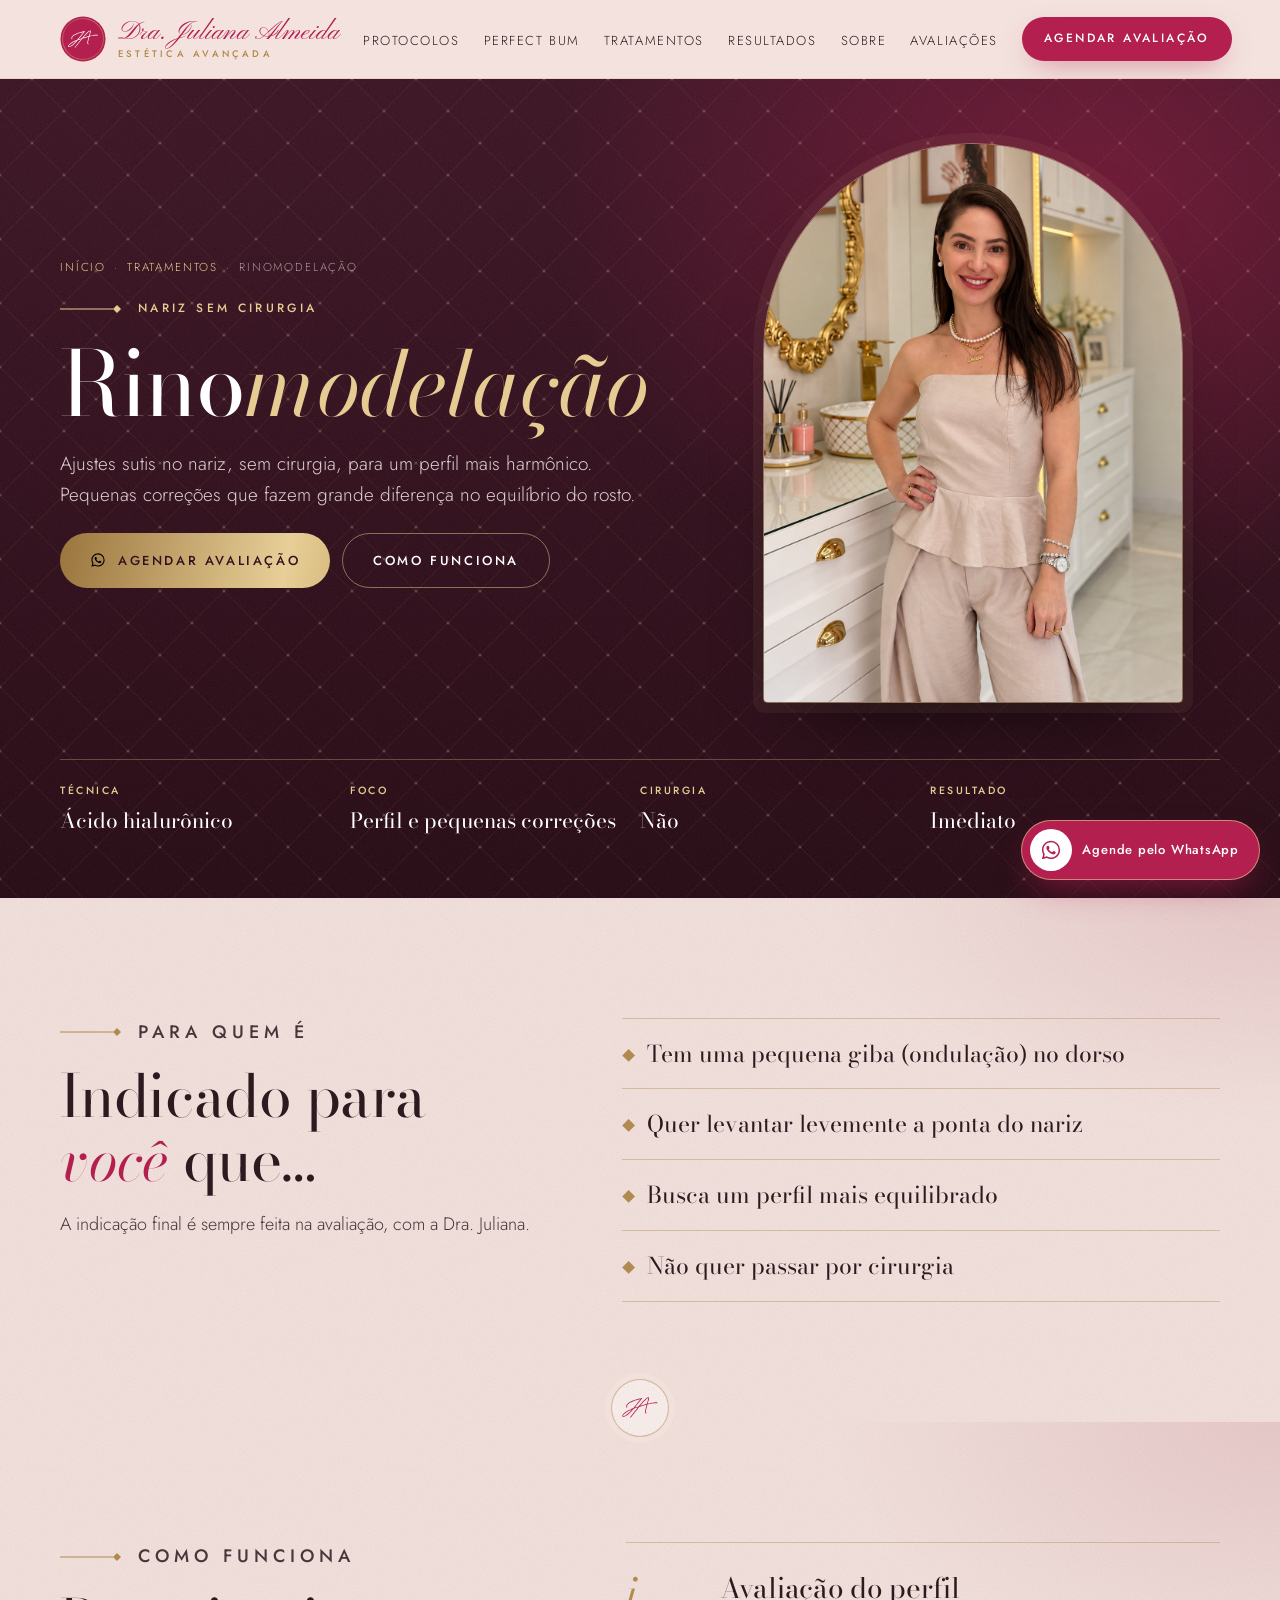
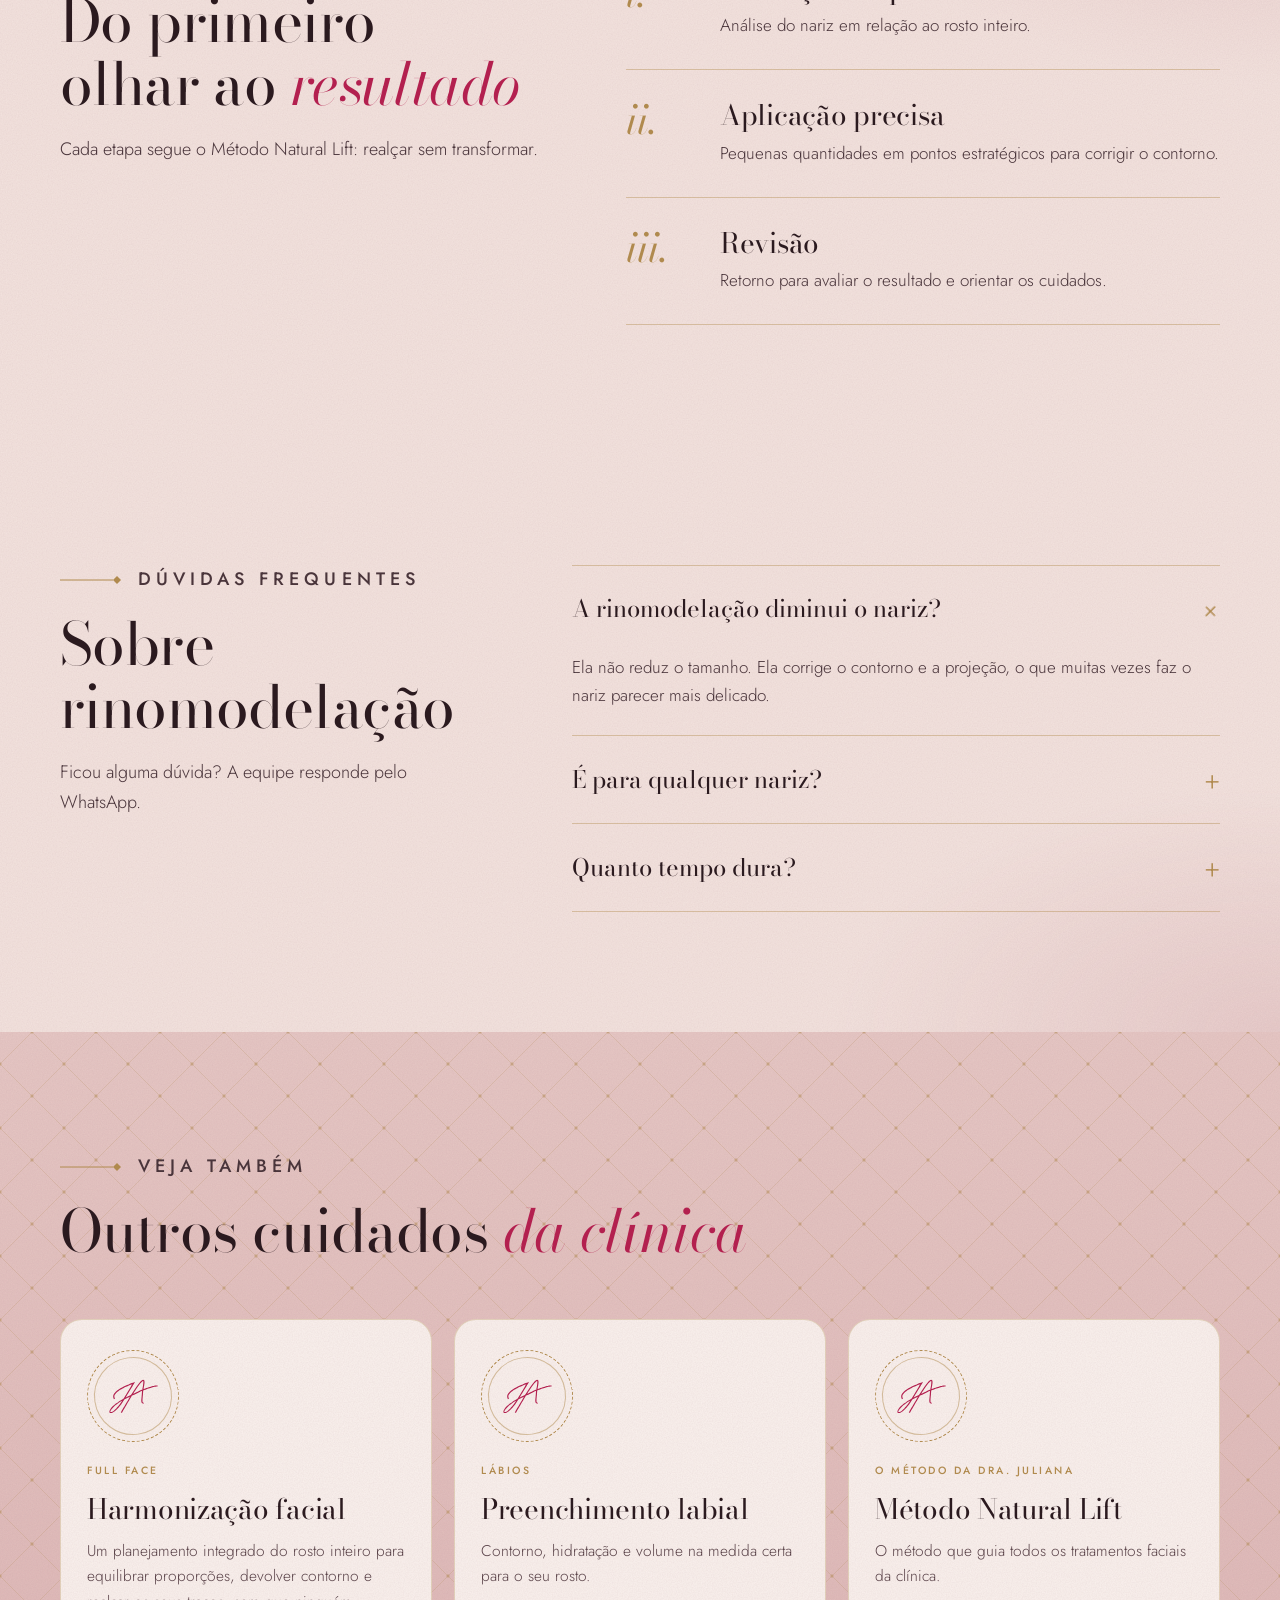
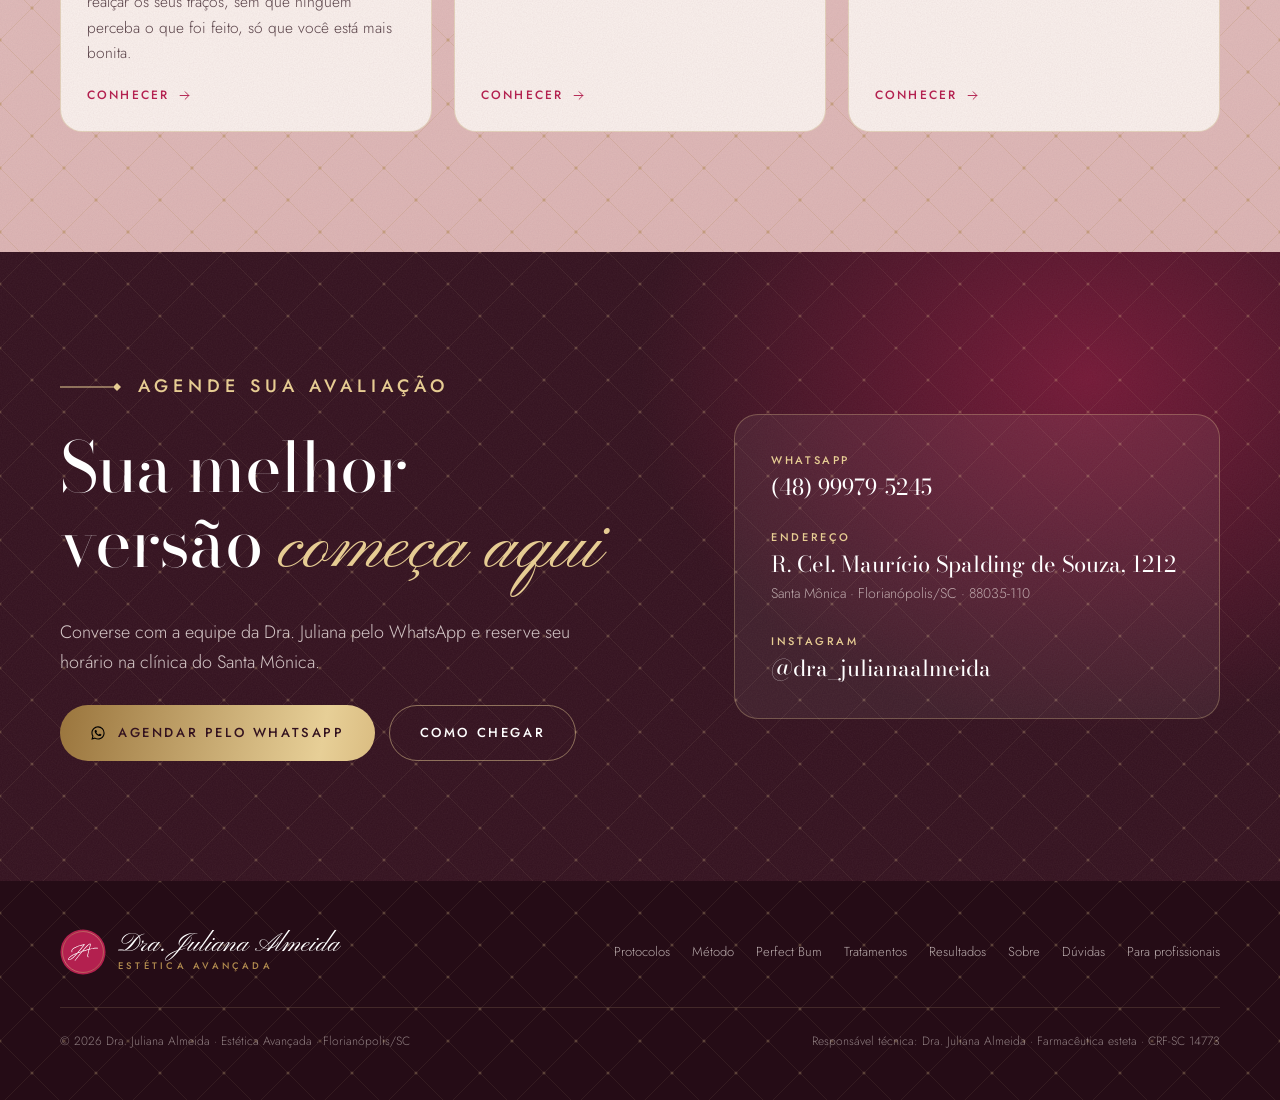
<file: rinomodelacao.html>
<!doctype html>
<html lang="pt-BR">
<head>
<meta charset="utf-8">
<meta name="viewport" content="width=device-width, initial-scale=1, viewport-fit=cover">
<title>Rinomodelação em Florianópolis | Dra. Juliana Almeida</title>
<meta name="description" content="Rinomodelação com ácido hialurônico para ajustes sutis no nariz, sem cirurgia, e um perfil mais harmônico. Dra. Juliana Almeida, Santa Mônica, Florianópolis.">
<link rel="canonical" href="https://dra-juliana-site.vercel.app/rinomodelacao">
<meta name="theme-color" content="#33121F">
<meta property="og:type" content="website">
<meta property="og:locale" content="pt_BR">
<meta property="og:site_name" content="Dra. Juliana Almeida · Estética Avançada">
<meta property="og:title" content="Rinomodelação em Florianópolis | Dra. Juliana Almeida">
<meta property="og:description" content="Rinomodelação com ácido hialurônico para ajustes sutis no nariz, sem cirurgia, e um perfil mais harmônico. Dra. Juliana Almeida, Santa Mônica, Florianópolis.">
<meta property="og:url" content="https://dra-juliana-site.vercel.app/rinomodelacao">
<meta property="og:image" content="https://dra-juliana-site.vercel.app/img/juliana-perfil.jpg">
<meta name="twitter:card" content="summary_large_image">
<link rel="icon" href="data:image/svg+xml,%3Csvg xmlns='http://www.w3.org/2000/svg' viewBox='0 0 100 100'%3E%3Ccircle cx='50' cy='50' r='50' fill='%23B3204F'/%3E%3Cg transform='translate%2818 31.4%29 scale%280.02316%29'%3E%3Cpath fill='%23fff' fill-rule='evenodd' d='M2743 429C2741 422 2736 424 2730 422C2724 420 2713 418 2705 416C2697 414 2692 414 2682 413C2672 412 2663 411 2644 411C2625 411 2592 412 2567 413C2542 414 2528 416 2496 419C2464 422 2416 428 2378 434C2340 440 2306 445 2266 452C2226 459 2176 468 2137 476C2098 484 2054 493 2031 498C2008 503 2006 504 1999 506C1992 508 1990 507 1988 507C1986 507 1986 505 1986 504C1986 503 1984 509 1986 500C1988 491 1987 486 1997 452C2007 418 2036 334 2048 296C2060 258 2064 244 2069 222C2074 200 2078 185 2081 167C2084 149 2086 128 2087 116C2088 104 2088 103 2087 96C2086 89 2086 79 2084 72C2082 65 2080 58 2078 53C2076 48 2074 45 2071 41C2068 37 2062 31 2057 28C2052 25 2047 23 2043 22C2039 21 2040 20 2034 20C2028 20 2016 20 2010 21C2004 22 2004 22 1997 24C1990 26 1978 30 1968 35C1958 40 1948 45 1938 51C1928 57 1920 62 1910 69C1900 76 1888 85 1876 94C1864 103 1857 108 1839 124C1821 140 1792 165 1766 190C1740 215 1720 235 1682 274C1644 313 1606 352 1540 426C1474 500 1329 667 1284 717C1239 767 1280 721 1268 725C1256 729 1232 736 1212 743C1192 750 1173 758 1145 767C1117 776 1070 792 1045 800C1020 808 1002 812 993 814C984 816 991 813 990 812C989 811 988 812 989 809C990 806 985 809 995 796C1005 783 952 850 1049 731C1146 612 1488 190 1575 81C1662 -28 1579 79 1574 79C1569 79 1563 78 1545 80C1527 82 1498 86 1467 92C1436 98 1396 108 1361 116C1326 124 1292 134 1256 143C1220 152 1186 162 1147 173C1108 184 1058 199 1019 212C980 225 942 238 910 249C878 260 856 269 830 279C804 289 784 297 757 309C730 321 694 338 668 350C642 362 622 374 603 384C584 394 572 402 557 411C542 420 529 428 514 439C499 450 479 464 466 475C453 486 446 492 435 502C424 512 411 526 402 536C393 546 386 555 379 565C372 575 366 585 360 595C354 605 348 619 345 627C342 635 341 638 339 645C337 652 335 656 334 670C333 684 333 715 333 729C333 743 335 748 336 756C337 764 338 772 340 779C342 786 343 792 345 797C347 802 350 807 352 810C354 813 356 814 358 816C360 818 363 819 367 820C371 821 376 821 381 820C386 819 393 816 397 814C401 812 402 810 404 805C406 800 408 800 406 787C404 774 396 742 394 726C392 710 393 698 394 688C395 678 396 673 398 666C400 659 401 654 405 645C409 636 418 618 424 609C430 600 434 595 439 588C444 581 447 578 456 568C465 558 481 543 494 531C507 519 519 510 535 498C551 486 570 473 590 461C610 449 637 434 655 424C673 414 680 411 696 403C712 395 730 386 754 376C778 366 808 352 840 340C872 328 906 314 945 301C984 288 1033 272 1073 259C1113 246 1148 236 1185 226C1222 216 1258 206 1297 196C1336 186 1395 172 1416 167C1437 162 1420 167 1421 167C1422 167 1426 164 1423 169C1420 174 1417 180 1401 200C1385 220 1381 227 1328 292C1275 357 1156 501 1084 589C1012 677 932 779 897 822C862 865 880 841 873 848C866 855 863 857 856 862C849 867 851 867 831 876C811 885 761 904 736 915C711 926 715 926 683 941C651 956 584 986 543 1005C502 1024 473 1038 440 1056C407 1074 368 1096 343 1111C318 1126 304 1136 288 1147C272 1158 264 1164 248 1176C232 1188 208 1208 192 1221C176 1234 170 1240 155 1254C140 1268 117 1291 102 1308C87 1325 73 1343 63 1357C53 1371 48 1379 42 1391C36 1403 30 1418 26 1428C22 1438 22 1444 21 1449C20 1454 20 1456 20 1461C20 1466 20 1472 21 1477C22 1482 24 1486 25 1490C26 1494 28 1496 30 1499C32 1502 36 1506 39 1509C42 1512 45 1514 49 1516C53 1518 56 1520 63 1522C70 1524 80 1526 91 1527C102 1528 118 1527 131 1525C144 1523 157 1520 172 1516C187 1512 205 1506 219 1500C233 1494 240 1492 258 1483C276 1474 302 1461 324 1448C346 1435 370 1420 392 1405C414 1390 429 1380 454 1360C479 1340 510 1314 543 1286C576 1258 624 1215 651 1190C678 1165 690 1154 704 1138C718 1122 726 1110 738 1096C750 1082 754 1080 779 1052C804 1024 868 952 889 928C910 904 900 915 906 911C912 907 913 906 924 902C935 898 938 900 970 889C1002 878 1082 850 1118 838C1154 826 1173 821 1187 817C1201 813 1197 814 1200 814C1203 814 1202 814 1203 815C1204 816 1206 816 1204 819C1202 822 1202 823 1194 833C1186 843 1187 840 1157 878C1127 916 1041 1027 1012 1064C983 1101 998 1080 983 1099C968 1118 983 1102 925 1175C867 1248 686 1476 636 1540C586 1604 629 1553 627 1558C625 1563 626 1564 626 1568C626 1572 628 1577 630 1580C632 1583 632 1583 635 1585C638 1587 645 1589 649 1590C653 1591 653 1591 657 1590C661 1589 667 1588 671 1586C675 1584 679 1582 683 1579C687 1576 682 1584 697 1565C712 1546 748 1497 774 1464C800 1431 768 1474 852 1367C936 1260 1205 918 1281 821C1357 724 1302 792 1308 784C1314 776 1314 777 1318 774C1322 771 1325 769 1335 766C1345 763 1305 776 1376 754C1447 732 1682 655 1759 631C1836 607 1815 615 1835 610C1855 605 1871 603 1879 602C1887 601 1882 603 1883 604C1884 605 1885 602 1884 609C1883 616 1881 618 1875 647C1869 676 1856 746 1848 781C1840 816 1836 828 1830 854C1824 880 1819 908 1812 939C1805 970 1792 1017 1786 1043C1780 1069 1779 1081 1777 1095C1775 1109 1774 1119 1774 1129C1774 1139 1774 1146 1774 1155C1774 1164 1775 1173 1777 1182C1779 1191 1782 1202 1785 1210C1788 1218 1790 1222 1795 1229C1800 1236 1808 1245 1814 1250C1820 1255 1824 1258 1828 1261C1832 1264 1832 1264 1837 1266C1842 1268 1850 1270 1855 1271C1860 1272 1861 1272 1865 1271C1869 1270 1875 1269 1878 1268C1881 1267 1883 1265 1885 1263C1887 1261 1888 1257 1889 1254C1890 1251 1891 1249 1891 1246C1891 1243 1892 1239 1891 1235C1890 1231 1890 1228 1884 1224C1878 1220 1865 1214 1858 1208C1851 1202 1846 1196 1843 1191C1840 1186 1839 1184 1838 1179C1837 1174 1835 1168 1835 1160C1835 1152 1836 1136 1837 1128C1838 1120 1839 1121 1841 1110C1843 1099 1845 1076 1847 1063C1849 1050 1842 1078 1853 1030C1864 982 1898 840 1913 773C1928 706 1936 659 1942 631C1948 603 1947 611 1950 604C1953 597 1955 593 1958 589C1961 585 1963 582 1967 579C1971 576 1975 573 1980 571C1985 569 1976 570 1997 565C2018 560 2080 550 2108 544C2136 538 2136 536 2166 530C2196 524 2267 512 2289 508C2311 504 2279 510 2296 508C2313 506 2363 497 2391 493C2419 489 2441 486 2464 484C2487 482 2488 479 2529 478C2570 477 2675 479 2708 478C2741 477 2720 475 2725 473C2730 471 2737 468 2740 466C2743 464 2742 469 2743 463C2744 457 2745 436 2743 429ZM759 978C760 979 774 964 756 984C738 1004 682 1064 653 1095C624 1126 599 1150 580 1169C561 1188 555 1194 538 1209C521 1224 496 1247 478 1262C460 1277 458 1280 431 1300C404 1320 341 1366 316 1385C291 1404 291 1403 279 1411C267 1419 259 1424 246 1431C233 1438 216 1446 203 1452C190 1458 178 1462 165 1466C152 1470 136 1474 125 1475C114 1476 104 1476 97 1475C90 1474 88 1473 85 1471C82 1469 79 1467 77 1464C75 1461 74 1458 73 1455C72 1452 72 1449 73 1444C74 1439 75 1434 79 1426C83 1418 89 1408 96 1398C103 1388 110 1379 122 1366C134 1353 155 1330 168 1318C181 1306 184 1303 198 1291C212 1279 238 1258 255 1245C272 1232 284 1223 300 1212C316 1201 331 1190 351 1177C371 1164 399 1146 422 1132C445 1118 464 1107 487 1094C510 1081 539 1066 562 1054C585 1042 604 1034 625 1024C646 1014 669 1005 690 997C711 989 742 980 753 977C764 974 758 977 759 978ZM2023 82C2023 88 2023 104 2022 114C2021 124 2022 122 2019 140C2016 158 2010 193 2004 220C1998 247 1990 274 1983 300C1976 326 1968 349 1959 378C1950 407 1933 453 1926 475C1919 497 1919 501 1917 509C1915 517 1916 520 1915 524C1914 528 1918 528 1912 530C1906 532 1894 532 1877 536C1860 540 1841 544 1808 554C1775 564 1739 574 1677 593C1615 612 1482 654 1437 668C1392 682 1415 674 1410 675C1405 676 1406 674 1406 672C1406 670 1406 670 1412 663C1418 656 1427 650 1442 633C1457 616 1484 587 1503 564C1522 541 1539 520 1559 497C1579 474 1592 460 1621 429C1650 398 1692 355 1732 314C1772 273 1834 211 1861 185C1888 159 1881 170 1896 158C1911 146 1931 125 1951 112C1971 99 2005 85 2017 80C2029 75 2020 80 2021 80C2022 80 2023 76 2023 82Z'/%3E%3C/g%3E%3C/svg%3E">
<link rel="preconnect" href="https://fonts.googleapis.com">
<link rel="preconnect" href="https://fonts.gstatic.com" crossorigin>
<link rel="stylesheet" href="https://fonts.googleapis.com/css2?family=Bodoni+Moda:ital,opsz,wght@0,6..96,400;0,6..96,500;1,6..96,400;1,6..96,500&family=Jost:wght@300;400;500&family=Pinyon+Script&display=swap">
<link rel="stylesheet" href="assets/site.css">
<script type="application/ld+json">{"@context": "https://schema.org", "@type": "FAQPage", "mainEntity": [{"@type": "Question", "name": "A rinomodelação diminui o nariz?", "acceptedAnswer": {"@type": "Answer", "text": "Ela não reduz o tamanho. Ela corrige o contorno e a projeção, o que muitas vezes faz o nariz parecer mais delicado."}}, {"@type": "Question", "name": "É para qualquer nariz?", "acceptedAnswer": {"@type": "Answer", "text": "Não. A indicação depende da anatomia e é definida na avaliação."}}, {"@type": "Question", "name": "Quanto tempo dura?", "acceptedAnswer": {"@type": "Answer", "text": "Depende do produto e do organismo. A previsão é informada na avaliação."}}]}</script>
<script type="application/ld+json">{"@context": "https://schema.org", "@type": "Service", "name": "Rinomodelação", "description": "Rinomodelação com ácido hialurônico para ajustes sutis no nariz, sem cirurgia, e um perfil mais harmônico. Dra. Juliana Almeida, Santa Mônica, Florianópolis.", "areaServed": "Florianópolis, SC", "provider": {"@type": "BeautySalon", "name": "Dra. Juliana Almeida - Estética Avançada", "url": "https://dra-juliana-site.vercel.app", "telephone": "+55 48 99979-5245", "image": "https://dra-juliana-site.vercel.app/img/juliana-retrato.jpg", "address": {"@type": "PostalAddress", "streetAddress": "R. Cel. Maurício Spalding de Souza, 1212", "addressLocality": "Florianópolis", "addressRegion": "SC", "postalCode": "88035-110", "addressCountry": "BR"}, "aggregateRating": {"@type": "AggregateRating", "ratingValue": "4.9", "reviewCount": "85"}, "sameAs": ["https://www.instagram.com/dra_julianaalmeida/"]}, "url": "https://dra-juliana-site.vercel.app/rinomodelacao"}</script>
<script type="application/ld+json">{"@context": "https://schema.org", "@type": "BreadcrumbList", "itemListElement": [{"@type": "ListItem", "position": 1, "name": "Início", "item": "https://dra-juliana-site.vercel.app/"}, {"@type": "ListItem", "position": 2, "name": "Tratamentos", "item": "https://dra-juliana-site.vercel.app/#tratamentos"}, {"@type": "ListItem", "position": 3, "name": "Rinomodelação", "item": "https://dra-juliana-site.vercel.app/rinomodelacao"}]}</script>
</head>
<body>
<svg width="0" height="0" style="position:absolute" aria-hidden="true">
  <defs>
    <linearGradient id="g-gold" x1="0" y1="0" x2="1" y2="1">
      <stop offset="0" stop-color="#9A753D"/><stop offset=".45" stop-color="#E7CF97"/><stop offset="1" stop-color="#A8834A"/>
    </linearGradient>
  </defs>
  <symbol id="ja-mark" viewBox="0 0 2763 1610"><path fill="currentColor" fill-rule="evenodd" d="M2743 429C2741 422 2736 424 2730 422C2724 420 2713 418 2705 416C2697 414 2692 414 2682 413C2672 412 2663 411 2644 411C2625 411 2592 412 2567 413C2542 414 2528 416 2496 419C2464 422 2416 428 2378 434C2340 440 2306 445 2266 452C2226 459 2176 468 2137 476C2098 484 2054 493 2031 498C2008 503 2006 504 1999 506C1992 508 1990 507 1988 507C1986 507 1986 505 1986 504C1986 503 1984 509 1986 500C1988 491 1987 486 1997 452C2007 418 2036 334 2048 296C2060 258 2064 244 2069 222C2074 200 2078 185 2081 167C2084 149 2086 128 2087 116C2088 104 2088 103 2087 96C2086 89 2086 79 2084 72C2082 65 2080 58 2078 53C2076 48 2074 45 2071 41C2068 37 2062 31 2057 28C2052 25 2047 23 2043 22C2039 21 2040 20 2034 20C2028 20 2016 20 2010 21C2004 22 2004 22 1997 24C1990 26 1978 30 1968 35C1958 40 1948 45 1938 51C1928 57 1920 62 1910 69C1900 76 1888 85 1876 94C1864 103 1857 108 1839 124C1821 140 1792 165 1766 190C1740 215 1720 235 1682 274C1644 313 1606 352 1540 426C1474 500 1329 667 1284 717C1239 767 1280 721 1268 725C1256 729 1232 736 1212 743C1192 750 1173 758 1145 767C1117 776 1070 792 1045 800C1020 808 1002 812 993 814C984 816 991 813 990 812C989 811 988 812 989 809C990 806 985 809 995 796C1005 783 952 850 1049 731C1146 612 1488 190 1575 81C1662 -28 1579 79 1574 79C1569 79 1563 78 1545 80C1527 82 1498 86 1467 92C1436 98 1396 108 1361 116C1326 124 1292 134 1256 143C1220 152 1186 162 1147 173C1108 184 1058 199 1019 212C980 225 942 238 910 249C878 260 856 269 830 279C804 289 784 297 757 309C730 321 694 338 668 350C642 362 622 374 603 384C584 394 572 402 557 411C542 420 529 428 514 439C499 450 479 464 466 475C453 486 446 492 435 502C424 512 411 526 402 536C393 546 386 555 379 565C372 575 366 585 360 595C354 605 348 619 345 627C342 635 341 638 339 645C337 652 335 656 334 670C333 684 333 715 333 729C333 743 335 748 336 756C337 764 338 772 340 779C342 786 343 792 345 797C347 802 350 807 352 810C354 813 356 814 358 816C360 818 363 819 367 820C371 821 376 821 381 820C386 819 393 816 397 814C401 812 402 810 404 805C406 800 408 800 406 787C404 774 396 742 394 726C392 710 393 698 394 688C395 678 396 673 398 666C400 659 401 654 405 645C409 636 418 618 424 609C430 600 434 595 439 588C444 581 447 578 456 568C465 558 481 543 494 531C507 519 519 510 535 498C551 486 570 473 590 461C610 449 637 434 655 424C673 414 680 411 696 403C712 395 730 386 754 376C778 366 808 352 840 340C872 328 906 314 945 301C984 288 1033 272 1073 259C1113 246 1148 236 1185 226C1222 216 1258 206 1297 196C1336 186 1395 172 1416 167C1437 162 1420 167 1421 167C1422 167 1426 164 1423 169C1420 174 1417 180 1401 200C1385 220 1381 227 1328 292C1275 357 1156 501 1084 589C1012 677 932 779 897 822C862 865 880 841 873 848C866 855 863 857 856 862C849 867 851 867 831 876C811 885 761 904 736 915C711 926 715 926 683 941C651 956 584 986 543 1005C502 1024 473 1038 440 1056C407 1074 368 1096 343 1111C318 1126 304 1136 288 1147C272 1158 264 1164 248 1176C232 1188 208 1208 192 1221C176 1234 170 1240 155 1254C140 1268 117 1291 102 1308C87 1325 73 1343 63 1357C53 1371 48 1379 42 1391C36 1403 30 1418 26 1428C22 1438 22 1444 21 1449C20 1454 20 1456 20 1461C20 1466 20 1472 21 1477C22 1482 24 1486 25 1490C26 1494 28 1496 30 1499C32 1502 36 1506 39 1509C42 1512 45 1514 49 1516C53 1518 56 1520 63 1522C70 1524 80 1526 91 1527C102 1528 118 1527 131 1525C144 1523 157 1520 172 1516C187 1512 205 1506 219 1500C233 1494 240 1492 258 1483C276 1474 302 1461 324 1448C346 1435 370 1420 392 1405C414 1390 429 1380 454 1360C479 1340 510 1314 543 1286C576 1258 624 1215 651 1190C678 1165 690 1154 704 1138C718 1122 726 1110 738 1096C750 1082 754 1080 779 1052C804 1024 868 952 889 928C910 904 900 915 906 911C912 907 913 906 924 902C935 898 938 900 970 889C1002 878 1082 850 1118 838C1154 826 1173 821 1187 817C1201 813 1197 814 1200 814C1203 814 1202 814 1203 815C1204 816 1206 816 1204 819C1202 822 1202 823 1194 833C1186 843 1187 840 1157 878C1127 916 1041 1027 1012 1064C983 1101 998 1080 983 1099C968 1118 983 1102 925 1175C867 1248 686 1476 636 1540C586 1604 629 1553 627 1558C625 1563 626 1564 626 1568C626 1572 628 1577 630 1580C632 1583 632 1583 635 1585C638 1587 645 1589 649 1590C653 1591 653 1591 657 1590C661 1589 667 1588 671 1586C675 1584 679 1582 683 1579C687 1576 682 1584 697 1565C712 1546 748 1497 774 1464C800 1431 768 1474 852 1367C936 1260 1205 918 1281 821C1357 724 1302 792 1308 784C1314 776 1314 777 1318 774C1322 771 1325 769 1335 766C1345 763 1305 776 1376 754C1447 732 1682 655 1759 631C1836 607 1815 615 1835 610C1855 605 1871 603 1879 602C1887 601 1882 603 1883 604C1884 605 1885 602 1884 609C1883 616 1881 618 1875 647C1869 676 1856 746 1848 781C1840 816 1836 828 1830 854C1824 880 1819 908 1812 939C1805 970 1792 1017 1786 1043C1780 1069 1779 1081 1777 1095C1775 1109 1774 1119 1774 1129C1774 1139 1774 1146 1774 1155C1774 1164 1775 1173 1777 1182C1779 1191 1782 1202 1785 1210C1788 1218 1790 1222 1795 1229C1800 1236 1808 1245 1814 1250C1820 1255 1824 1258 1828 1261C1832 1264 1832 1264 1837 1266C1842 1268 1850 1270 1855 1271C1860 1272 1861 1272 1865 1271C1869 1270 1875 1269 1878 1268C1881 1267 1883 1265 1885 1263C1887 1261 1888 1257 1889 1254C1890 1251 1891 1249 1891 1246C1891 1243 1892 1239 1891 1235C1890 1231 1890 1228 1884 1224C1878 1220 1865 1214 1858 1208C1851 1202 1846 1196 1843 1191C1840 1186 1839 1184 1838 1179C1837 1174 1835 1168 1835 1160C1835 1152 1836 1136 1837 1128C1838 1120 1839 1121 1841 1110C1843 1099 1845 1076 1847 1063C1849 1050 1842 1078 1853 1030C1864 982 1898 840 1913 773C1928 706 1936 659 1942 631C1948 603 1947 611 1950 604C1953 597 1955 593 1958 589C1961 585 1963 582 1967 579C1971 576 1975 573 1980 571C1985 569 1976 570 1997 565C2018 560 2080 550 2108 544C2136 538 2136 536 2166 530C2196 524 2267 512 2289 508C2311 504 2279 510 2296 508C2313 506 2363 497 2391 493C2419 489 2441 486 2464 484C2487 482 2488 479 2529 478C2570 477 2675 479 2708 478C2741 477 2720 475 2725 473C2730 471 2737 468 2740 466C2743 464 2742 469 2743 463C2744 457 2745 436 2743 429ZM759 978C760 979 774 964 756 984C738 1004 682 1064 653 1095C624 1126 599 1150 580 1169C561 1188 555 1194 538 1209C521 1224 496 1247 478 1262C460 1277 458 1280 431 1300C404 1320 341 1366 316 1385C291 1404 291 1403 279 1411C267 1419 259 1424 246 1431C233 1438 216 1446 203 1452C190 1458 178 1462 165 1466C152 1470 136 1474 125 1475C114 1476 104 1476 97 1475C90 1474 88 1473 85 1471C82 1469 79 1467 77 1464C75 1461 74 1458 73 1455C72 1452 72 1449 73 1444C74 1439 75 1434 79 1426C83 1418 89 1408 96 1398C103 1388 110 1379 122 1366C134 1353 155 1330 168 1318C181 1306 184 1303 198 1291C212 1279 238 1258 255 1245C272 1232 284 1223 300 1212C316 1201 331 1190 351 1177C371 1164 399 1146 422 1132C445 1118 464 1107 487 1094C510 1081 539 1066 562 1054C585 1042 604 1034 625 1024C646 1014 669 1005 690 997C711 989 742 980 753 977C764 974 758 977 759 978ZM2023 82C2023 88 2023 104 2022 114C2021 124 2022 122 2019 140C2016 158 2010 193 2004 220C1998 247 1990 274 1983 300C1976 326 1968 349 1959 378C1950 407 1933 453 1926 475C1919 497 1919 501 1917 509C1915 517 1916 520 1915 524C1914 528 1918 528 1912 530C1906 532 1894 532 1877 536C1860 540 1841 544 1808 554C1775 564 1739 574 1677 593C1615 612 1482 654 1437 668C1392 682 1415 674 1410 675C1405 676 1406 674 1406 672C1406 670 1406 670 1412 663C1418 656 1427 650 1442 633C1457 616 1484 587 1503 564C1522 541 1539 520 1559 497C1579 474 1592 460 1621 429C1650 398 1692 355 1732 314C1772 273 1834 211 1861 185C1888 159 1881 170 1896 158C1911 146 1931 125 1951 112C1971 99 2005 85 2017 80C2029 75 2020 80 2021 80C2022 80 2023 76 2023 82Z"/></symbol>
  <symbol id="i-wa" viewBox="0 0 24 24"><path d="M12.04 2C6.58 2 2.13 6.45 2.13 11.91c0 1.75.46 3.45 1.32 4.95L2.05 22l5.25-1.38a9.9 9.9 0 0 0 4.74 1.21h.01c5.46 0 9.91-4.45 9.91-9.91A9.85 9.85 0 0 0 12.04 2zm0 18.15h-.01a8.2 8.2 0 0 1-4.19-1.15l-.3-.18-3.12.82.83-3.04-.2-.31a8.2 8.2 0 0 1-1.26-4.38c0-4.54 3.7-8.23 8.25-8.23a8.2 8.2 0 0 1 8.23 8.24c0 4.54-3.7 8.23-8.23 8.23zm4.52-6.16c-.25-.12-1.47-.72-1.69-.81-.23-.08-.39-.12-.56.13-.16.25-.64.81-.79.97-.14.17-.29.19-.54.06-.25-.12-1.05-.39-1.99-1.23-.74-.66-1.23-1.47-1.38-1.72-.14-.25-.02-.38.11-.51.11-.11.25-.29.37-.43.13-.15.17-.25.25-.42.08-.17.04-.31-.02-.43-.06-.13-.56-1.34-.76-1.84-.2-.48-.41-.42-.56-.43h-.48a.92.92 0 0 0-.66.31c-.23.25-.87.85-.87 2.07 0 1.22.89 2.4 1.01 2.56.12.17 1.75 2.67 4.23 3.74.59.26 1.05.41 1.41.52.59.19 1.13.16 1.56.1.48-.07 1.47-.6 1.67-1.18.21-.58.21-1.07.14-1.18-.06-.1-.22-.16-.47-.29z"/></symbol>
  <symbol id="i-arrow" viewBox="0 0 24 24"><path d="M5 12h14M13 6l6 6-6 6" fill="none" stroke="currentColor" stroke-width="1.5" stroke-linecap="round" stroke-linejoin="round"/></symbol>
  <symbol id="i-play" viewBox="0 0 24 24"><path d="M6 4l14 8-14 8z"/></symbol>
</svg>
<header class="site-header">
  <div class="wrap">
    <nav class="nav" aria-label="Principal">
      <a class="brand" href="/" aria-label="Dra. Juliana Almeida, início">
        <svg class="brand-badge" viewBox="0 0 100 100" aria-hidden="true">
          <circle cx="50" cy="50" r="49" fill="#B3204F"/>
          <circle cx="50" cy="50" r="44.5" fill="none" stroke="url(#g-gold)" stroke-width="1"/>
          <use href="#ja-mark" x="17" y="31" width="66" height="38.5" color="#fff"/>
        </svg>
        <span class="brand-name"><span class="script">Dra. Juliana Almeida</span><small>Estética Avançada</small></span>
      </a>
      <ul class="nav-links">
        <li><a href="/#protocolos">Protocolos</a></li>
        <li><a href="/#perfect-bum">Perfect Bum</a></li>
        <li><a href="/#tratamentos">Tratamentos</a></li>
        <li><a href="/#resultados">Resultados</a></li>
        <li><a href="/#sobre">Sobre</a></li>
        <li><a href="/#avaliacoes">Avaliações</a></li>
      </ul>
      <a class="btn btn-primary" data-wa="Olá, Dra. Juliana! Vim pelo site e gostaria de agendar uma avaliação." href="/#contato">Agendar avaliação</a>
      <button class="menu-toggle" id="menu-toggle" aria-expanded="false" aria-controls="mobile-menu" aria-label="Abrir menu">
        <svg viewBox="0 0 24 24" fill="none" stroke="currentColor" stroke-width="1.5" stroke-linecap="round"><path d="M4 8h16M4 16h16"/></svg>
      </button>
    </nav>
  </div>
  <div class="mobile-menu" id="mobile-menu" hidden>
    <div class="wrap">
      <ul>
        <li><a href="/#protocolos">Protocolos assinatura</a></li>
        <li><a href="/#metodo">Método Natural Lift</a></li>
        <li><a href="/#perfect-bum">Perfect Bum</a></li>
        <li><a href="/#tratamentos">Tratamentos</a></li>
        <li><a href="/#resultados">Resultados</a></li>
        <li><a href="/#sobre">Sobre a Dra.</a></li>
        <li><a href="/#clinica">A clínica</a></li>
        <li><a href="/#avaliacoes">Avaliações</a></li>
        <li><a href="/#profissionais">Para profissionais</a></li>
        <li><a href="/#contato">Contato</a></li>
      </ul>
      <a class="btn btn-primary" data-wa="Olá, Dra. Juliana! Vim pelo site e gostaria de agendar uma avaliação." href="/#contato"><svg><use href="#i-wa"/></svg>Agendar pelo WhatsApp</a>
    </div>
  </div>
</header>
<main>
  <section class="p-hero">
    <div class="wrap">
      <div class="p-hero-grid">
        <div class="p-hero-copy">
          <nav class="crumb" aria-label="Você está em"><a href="/">Início</a><span>·</span><a href="/#tratamentos">Tratamentos</a><span>·</span><span>Rinomodelação</span></nav>
          <p class="eyebrow rule">Nariz sem cirurgia</p>
          <h1>Rino<em>modelação</em></h1>
          <p class="lead">Ajustes sutis no nariz, sem cirurgia, para um perfil mais harmônico. Pequenas correções que fazem grande diferença no equilíbrio do rosto.</p>
          <div class="row"><a class="btn btn-gold" data-wa="Olá, Dra. Juliana! Vim pelo site e tenho interesse em Rinomodelação." href="#contato"><svg><use href="#i-wa"/></svg>Agendar avaliação</a><a class="btn btn-ghost" href="#como-funciona">Como funciona</a></div>
        </div>
        <figure class="p-hero-photo"><img src="img/juliana-perfil.jpg" alt="Rinomodelação com a Dra. Juliana Almeida" style="object-position:50% 22%" fetchpriority="high"></figure>
      </div>
      <dl class="p-facts"><div><dt>Técnica</dt><dd>Ácido hialurônico</dd></div><div><dt>Foco</dt><dd>Perfil e pequenas correções</dd></div><div><dt>Cirurgia</dt><dd>Não</dd></div><div><dt>Resultado</dt><dd>Imediato</dd></div></dl>
    </div>
  </section>

  <section class="section p-light" id="para-quem">
    <div class="wrap p-two">
      <div class="section-head"><p class="eyebrow rule">Para quem é</p><h2>Indicado para <em>você</em> que…</h2><p>A indicação final é sempre feita na avaliação, com a Dra. Juliana.</p></div>
      <ul class="p-checks"><li>Tem uma pequena giba (ondulação) no dorso</li><li>Quer levantar levemente a ponta do nariz</li><li>Busca um perfil mais equilibrado</li><li>Não quer passar por cirurgia</li></ul>
    </div>
  </section>

  <div class="orn" aria-hidden="true"><span><svg class="ja" viewBox="0 0 2763 1610" aria-hidden="true"><use href="#ja-mark"/></svg></span></div>

  <section class="section p-light" id="como-funciona">
    <div class="wrap metodo-grid">
      <div class="section-head metodo-head"><p class="eyebrow rule">Como funciona</p><h2>Do primeiro olhar ao <em>resultado</em></h2><p>Cada etapa segue o Método Natural Lift: realçar sem transformar.</p></div>
      <ol class="steps"><li class="step"><span class="step-n">i.</span><div><h3>Avaliação do perfil</h3><p>Análise do nariz em relação ao rosto inteiro.</p></div></li><li class="step"><span class="step-n">ii.</span><div><h3>Aplicação precisa</h3><p>Pequenas quantidades em pontos estratégicos para corrigir o contorno.</p></div></li><li class="step"><span class="step-n">iii.</span><div><h3>Revisão</h3><p>Retorno para avaliar o resultado e orientar os cuidados.</p></div></li></ol>
    </div>
  </section>

  <section class="section faq" id="duvidas">
    <div class="wrap faq-grid">
      <div class="section-head"><p class="eyebrow rule">Dúvidas frequentes</p><h2>Sobre rinomodelação</h2><p>Ficou alguma dúvida? A equipe responde pelo WhatsApp.</p></div>
      <div class="faq-list"><details open><summary>A rinomodelação diminui o nariz?</summary><p>Ela não reduz o tamanho. Ela corrige o contorno e a projeção, o que muitas vezes faz o nariz parecer mais delicado.</p></details><details><summary>É para qualquer nariz?</summary><p>Não. A indicação depende da anatomia e é definida na avaliação.</p></details><details><summary>Quanto tempo dura?</summary><p>Depende do produto e do organismo. A previsão é informada na avaliação.</p></details></div>
    </div>
  </section>

  <section class="section protocols">
    <div class="wrap">
      <div class="section-head"><p class="eyebrow rule">Veja também</p><h2>Outros cuidados <em>da clínica</em></h2></div>
      <div class="proto-grid p-related"><a class="proto" href="harmonizacao-facial"><span class="stamp"><svg class="ja" viewBox="0 0 2763 1610" aria-hidden="true"><use href="#ja-mark"/></svg></span><small>Full face</small><h3>Harmonização facial</h3><p>Um planejamento integrado do rosto inteiro para equilibrar proporções, devolver contorno e realçar os seus traços, sem que ninguém perceba o que foi feito, só que você está mais bonita.</p><span class="more">Conhecer <svg><use href="#i-arrow"/></svg></span></a><a class="proto" href="preenchimento-labial"><span class="stamp"><svg class="ja" viewBox="0 0 2763 1610" aria-hidden="true"><use href="#ja-mark"/></svg></span><small>Lábios</small><h3>Preenchimento labial</h3><p>Contorno, hidratação e volume na medida certa para o seu rosto.</p><span class="more">Conhecer <svg><use href="#i-arrow"/></svg></span></a><a class="proto" href="natural-lift"><span class="stamp"><svg class="ja" viewBox="0 0 2763 1610" aria-hidden="true"><use href="#ja-mark"/></svg></span><small>O método da Dra. Juliana</small><h3>Método Natural Lift</h3><p>O método que guia todos os tratamentos faciais da clínica.</p><span class="more">Conhecer <svg><use href="#i-arrow"/></svg></span></a></div>
    </div>
  </section>

  <section class="cta" id="contato">
    <div class="wrap cta-grid">
      <div class="cta-copy">
        <p class="eyebrow rule" style="color:var(--gold-hi)">Agende sua avaliação</p>
        <h2>Sua melhor versão <span class="script">começa aqui</span></h2>
        <p>Converse com a equipe da Dra. Juliana pelo WhatsApp e reserve seu horário na clínica do Santa Mônica.</p>
        <div class="row">
          <a class="btn btn-gold" data-wa="Olá, Dra. Juliana! Vim pelo site e gostaria de agendar uma avaliação." href="#contato"><svg><use href="#i-wa"/></svg>Agendar pelo WhatsApp</a>
          <a class="btn btn-ghost" href="https://www.google.com/maps/search/?api=1&query=R.+Cel.+Maur%C3%ADcio+Spalding+de+Souza%2C+1212+-+Santa+Monica%2C+Florian%C3%B3polis+-+SC" target="_blank" rel="noopener">Como chegar</a>
        </div>
      </div>
      <div class="contact-card">
        <div><small>WhatsApp</small><a data-wa="Olá, Dra. Juliana! Vim pelo site e gostaria de agendar uma avaliação." href="#contato">(48) 99979-5245</a></div>
        <div><small>Endereço</small><p>R. Cel. Maurício Spalding de Souza, 1212</p><span class="sub">Santa Mônica · Florianópolis/SC · 88035-110</span></div>
        <div><small>Instagram</small><a href="https://www.instagram.com/dra_julianaalmeida/" target="_blank" rel="noopener">@dra_julianaalmeida</a></div>
      </div>
    </div>
  </section>
</main>
<footer class="site-footer">
  <div class="wrap">
    <div class="foot">
      <a class="brand" href="/" aria-label="Voltar ao início">
        <svg class="brand-badge" viewBox="0 0 100 100" aria-hidden="true"><circle cx="50" cy="50" r="49" fill="#B3204F"/><circle cx="50" cy="50" r="44.5" fill="none" stroke="url(#g-gold)" stroke-width="1"/><use href="#ja-mark" x="17" y="31" width="66" height="38.5" color="#fff"/></svg>
        <span class="brand-name"><span class="script">Dra. Juliana Almeida</span><small>Estética Avançada</small></span>
      </a>
      <nav aria-label="Rodapé">
        <a href="/#protocolos">Protocolos</a><a href="/#metodo">Método</a><a href="/#perfect-bum">Perfect Bum</a><a href="/#tratamentos">Tratamentos</a><a href="/#resultados">Resultados</a><a href="/#sobre">Sobre</a><a href="/#duvidas">Dúvidas</a><a href="/#profissionais">Para profissionais</a>
      </nav>
    </div>
    <div class="foot-legal">
      <span>© <span id="year">2026</span> Dra. Juliana Almeida · Estética Avançada · Florianópolis/SC</span>
      <span>Responsável técnica: Dra. Juliana Almeida · Farmacêutica esteta · CRF-SC 14773</span>
    </div>
  </div>
</footer>
<a class="wa-float" data-wa="Olá, Dra. Juliana! Vim pelo site e tenho interesse em Rinomodelação." href="#contato" aria-label="Falar no WhatsApp"><i><svg><use href="#i-wa"/></svg></i><span>Agende pelo WhatsApp</span></a>
<script src="assets/site.js"></script>
</body>
</html>
</file>
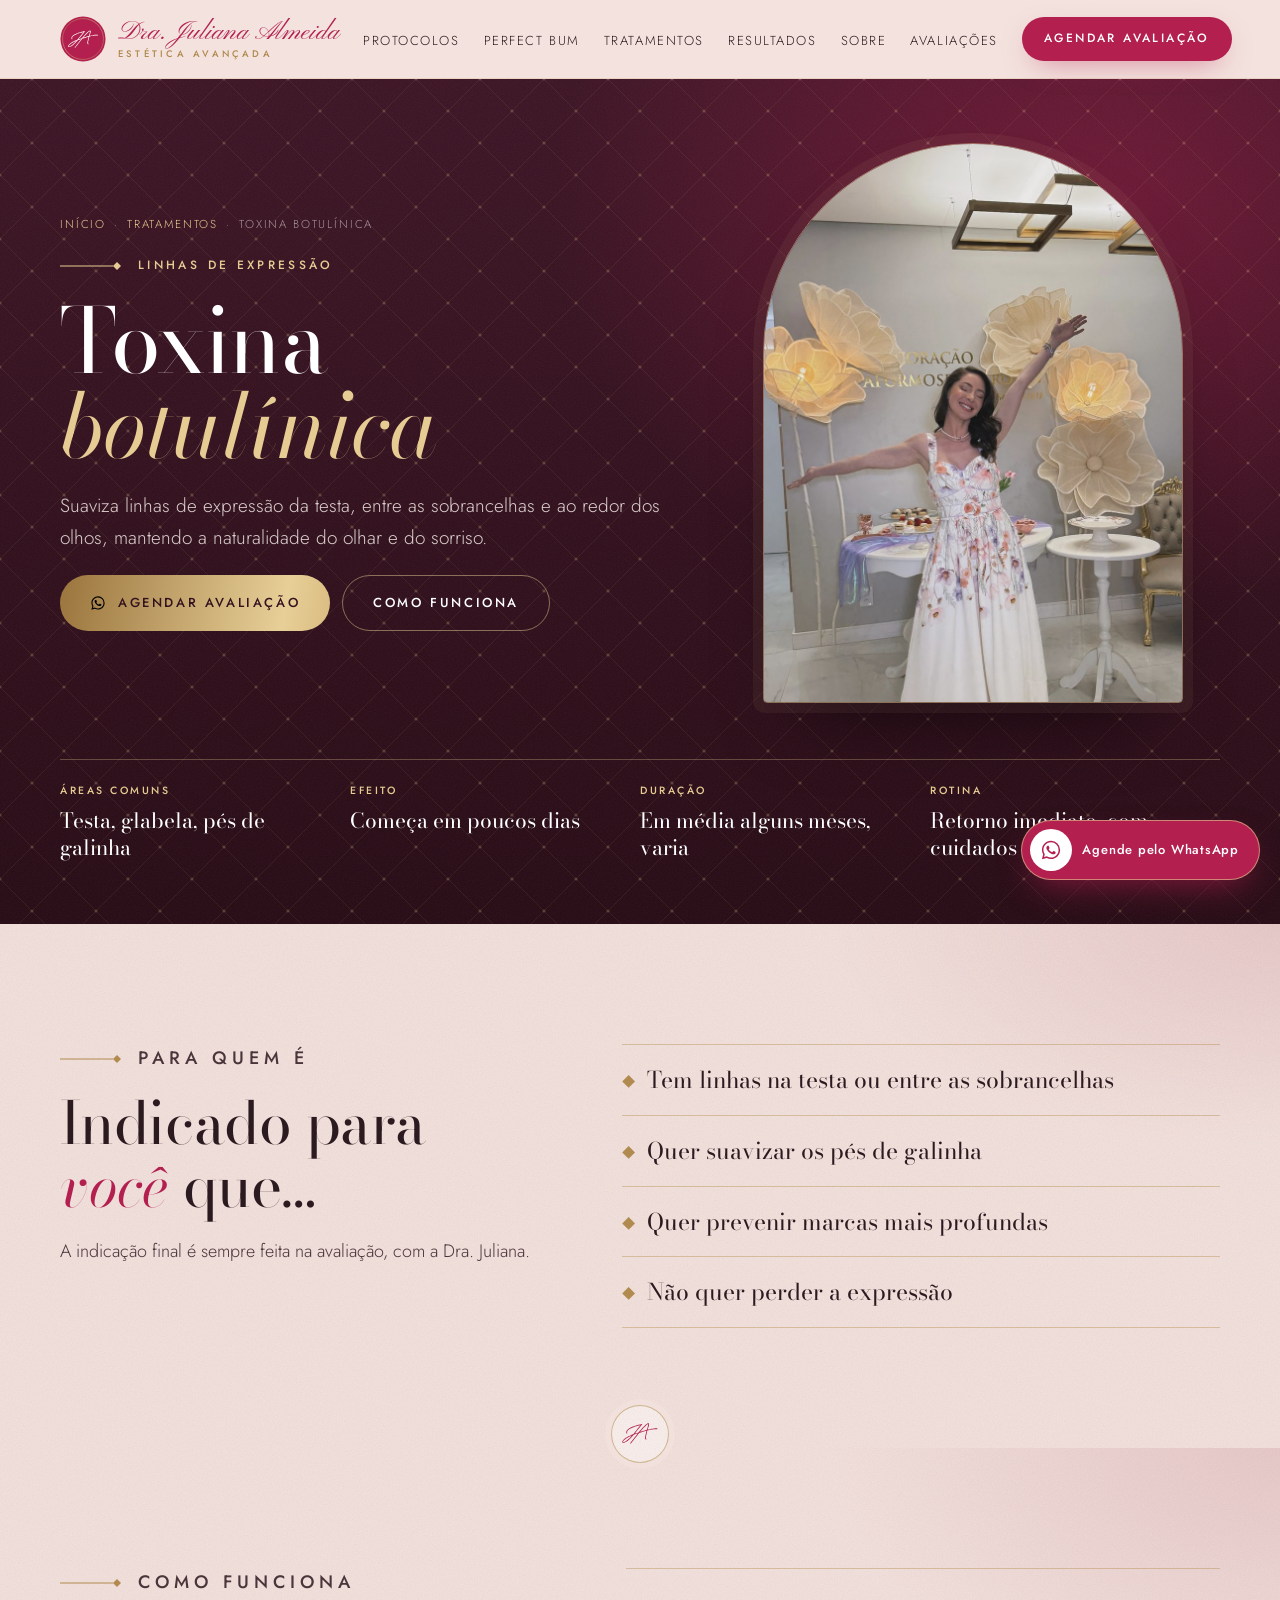
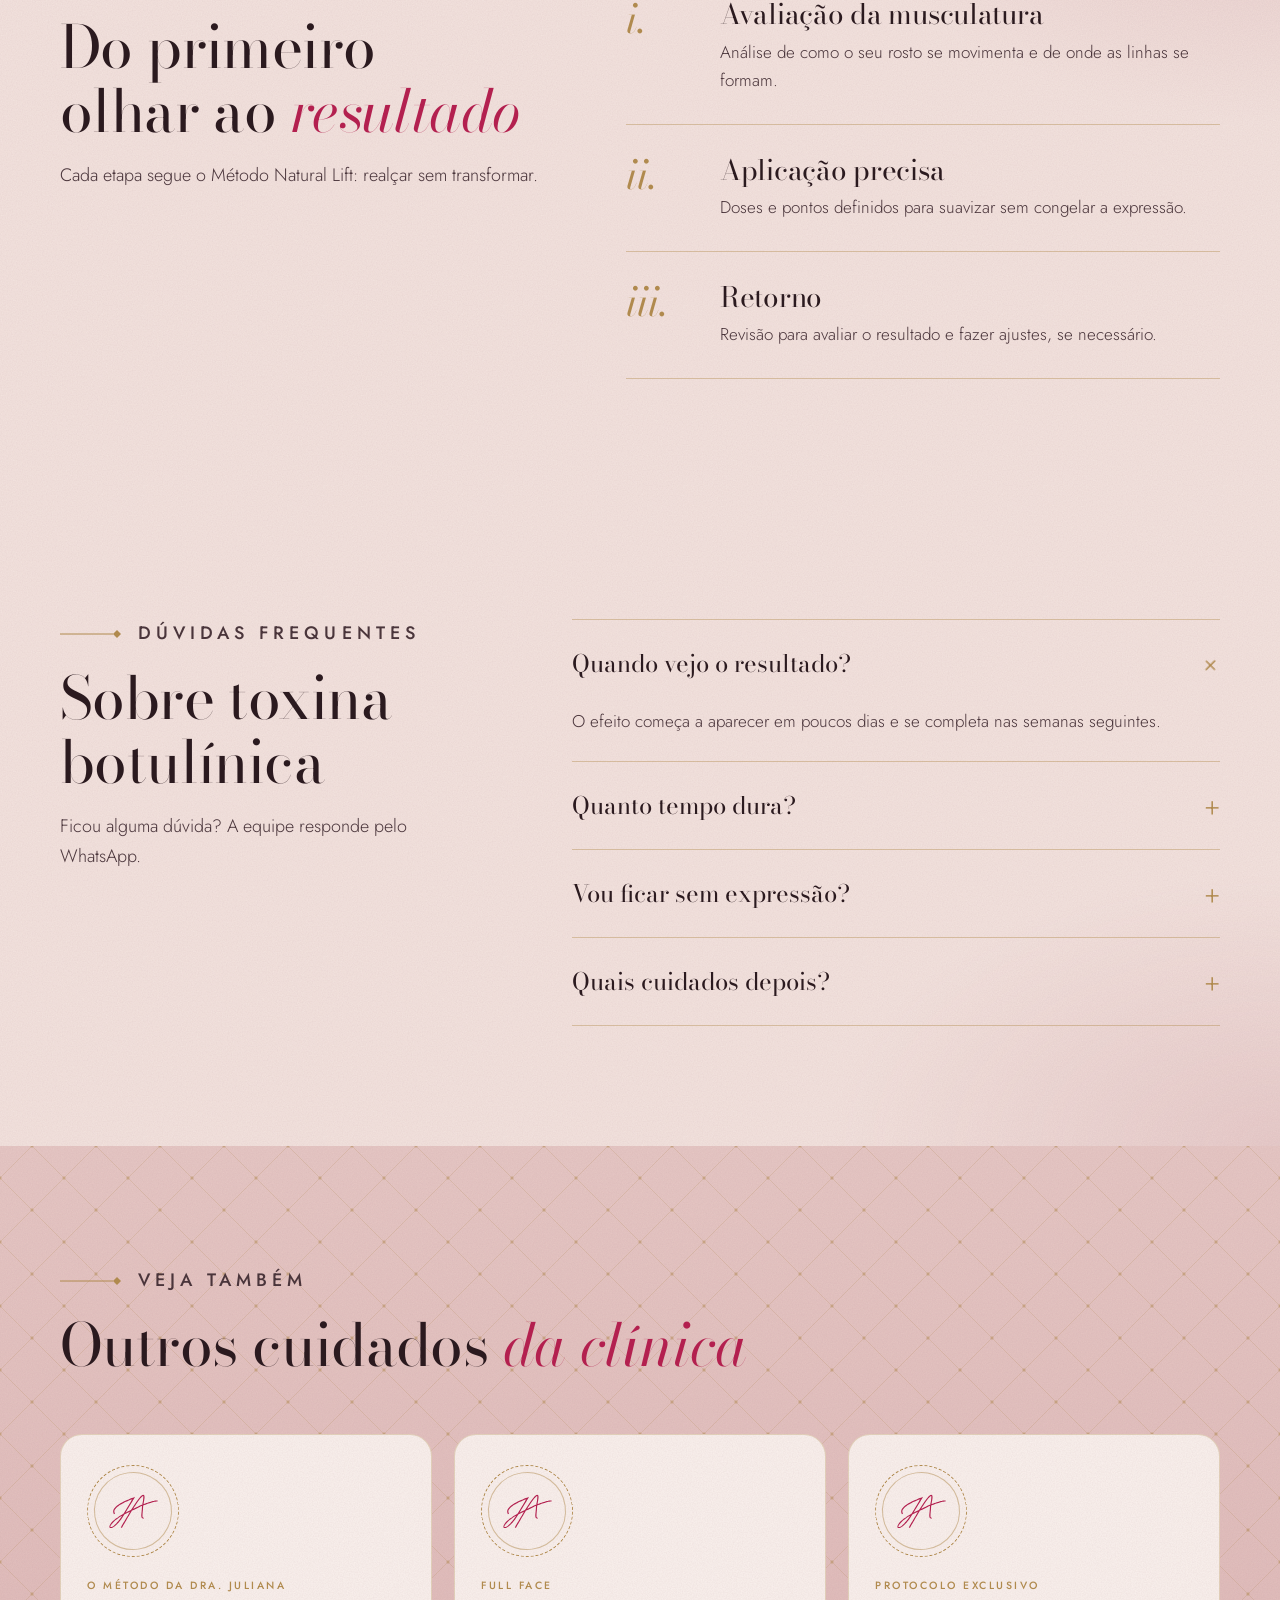
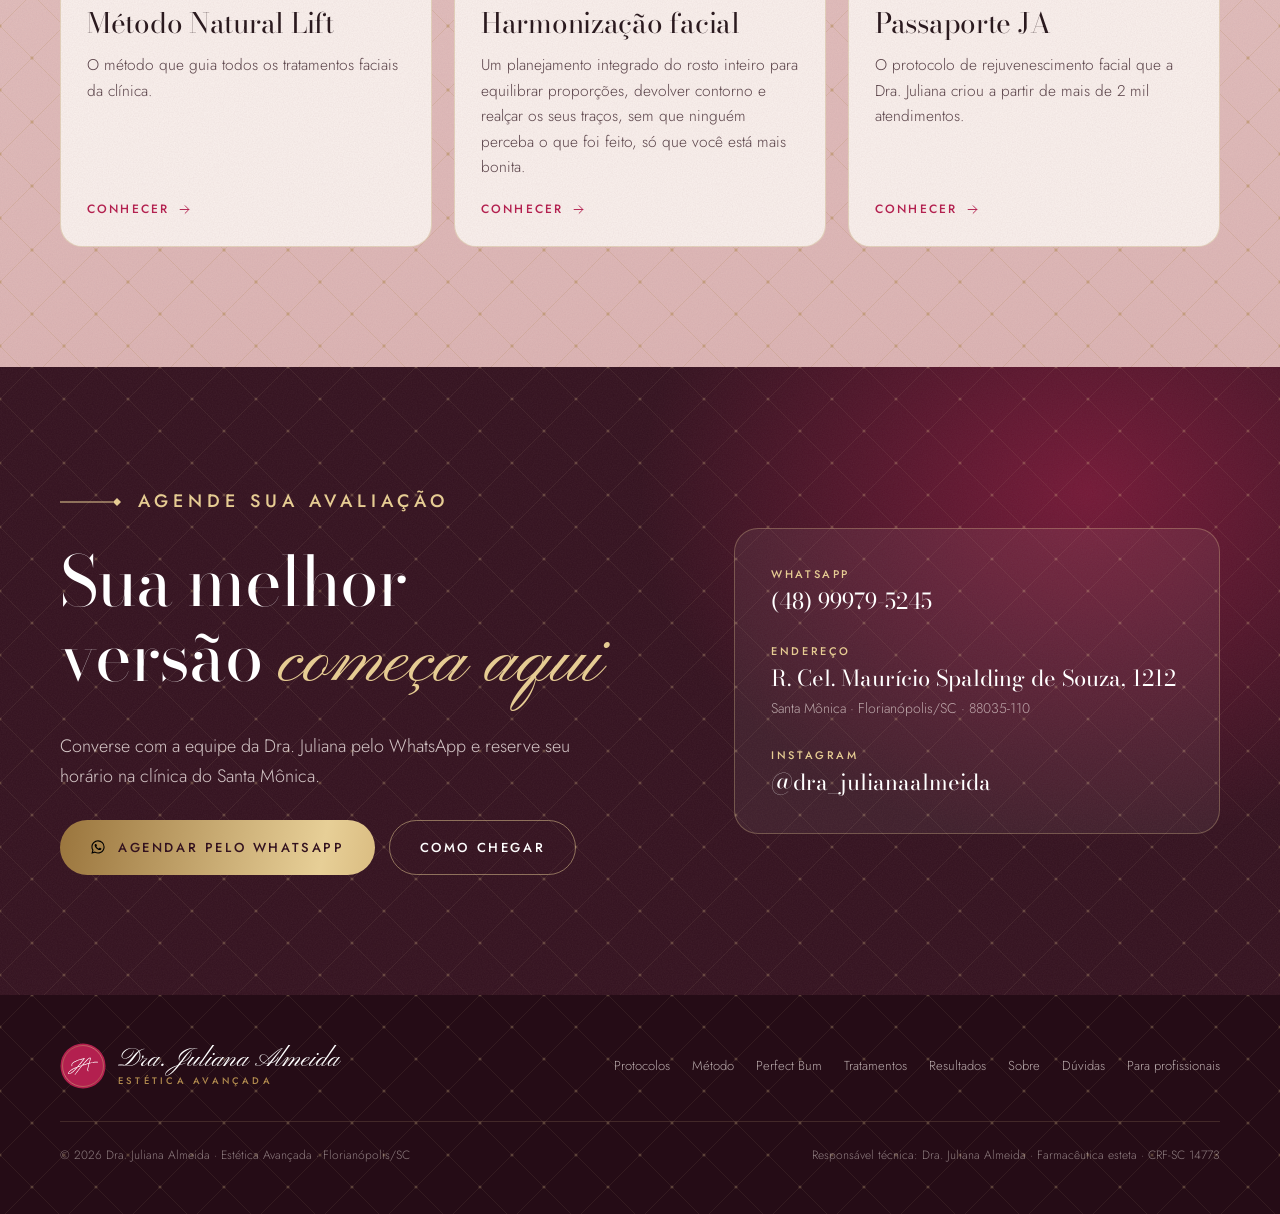
<file: toxina-botulinica.html>
<!doctype html>
<html lang="pt-BR">
<head>
<meta charset="utf-8">
<meta name="viewport" content="width=device-width, initial-scale=1, viewport-fit=cover">
<title>Toxina botulínica em Florianópolis | Dra. Juliana Almeida</title>
<meta name="description" content="Toxina botulínica com naturalidade no Santa Mônica, Florianópolis. Suavize linhas de expressão da testa, entre as sobrancelhas e ao redor dos olhos, mantendo a sua expressão.">
<link rel="canonical" href="https://dra-juliana-site.vercel.app/toxina-botulinica">
<meta name="theme-color" content="#33121F">
<meta property="og:type" content="website">
<meta property="og:locale" content="pt_BR">
<meta property="og:site_name" content="Dra. Juliana Almeida · Estética Avançada">
<meta property="og:title" content="Toxina botulínica em Florianópolis | Dra. Juliana Almeida">
<meta property="og:description" content="Toxina botulínica com naturalidade no Santa Mônica, Florianópolis. Suavize linhas de expressão da testa, entre as sobrancelhas e ao redor dos olhos, mantendo a sua expressão.">
<meta property="og:url" content="https://dra-juliana-site.vercel.app/toxina-botulinica">
<meta property="og:image" content="https://dra-juliana-site.vercel.app/img/juliana-flores-2.jpg">
<meta name="twitter:card" content="summary_large_image">
<link rel="icon" href="data:image/svg+xml,%3Csvg xmlns='http://www.w3.org/2000/svg' viewBox='0 0 100 100'%3E%3Ccircle cx='50' cy='50' r='50' fill='%23B3204F'/%3E%3Cg transform='translate%2818 31.4%29 scale%280.02316%29'%3E%3Cpath fill='%23fff' fill-rule='evenodd' d='M2743 429C2741 422 2736 424 2730 422C2724 420 2713 418 2705 416C2697 414 2692 414 2682 413C2672 412 2663 411 2644 411C2625 411 2592 412 2567 413C2542 414 2528 416 2496 419C2464 422 2416 428 2378 434C2340 440 2306 445 2266 452C2226 459 2176 468 2137 476C2098 484 2054 493 2031 498C2008 503 2006 504 1999 506C1992 508 1990 507 1988 507C1986 507 1986 505 1986 504C1986 503 1984 509 1986 500C1988 491 1987 486 1997 452C2007 418 2036 334 2048 296C2060 258 2064 244 2069 222C2074 200 2078 185 2081 167C2084 149 2086 128 2087 116C2088 104 2088 103 2087 96C2086 89 2086 79 2084 72C2082 65 2080 58 2078 53C2076 48 2074 45 2071 41C2068 37 2062 31 2057 28C2052 25 2047 23 2043 22C2039 21 2040 20 2034 20C2028 20 2016 20 2010 21C2004 22 2004 22 1997 24C1990 26 1978 30 1968 35C1958 40 1948 45 1938 51C1928 57 1920 62 1910 69C1900 76 1888 85 1876 94C1864 103 1857 108 1839 124C1821 140 1792 165 1766 190C1740 215 1720 235 1682 274C1644 313 1606 352 1540 426C1474 500 1329 667 1284 717C1239 767 1280 721 1268 725C1256 729 1232 736 1212 743C1192 750 1173 758 1145 767C1117 776 1070 792 1045 800C1020 808 1002 812 993 814C984 816 991 813 990 812C989 811 988 812 989 809C990 806 985 809 995 796C1005 783 952 850 1049 731C1146 612 1488 190 1575 81C1662 -28 1579 79 1574 79C1569 79 1563 78 1545 80C1527 82 1498 86 1467 92C1436 98 1396 108 1361 116C1326 124 1292 134 1256 143C1220 152 1186 162 1147 173C1108 184 1058 199 1019 212C980 225 942 238 910 249C878 260 856 269 830 279C804 289 784 297 757 309C730 321 694 338 668 350C642 362 622 374 603 384C584 394 572 402 557 411C542 420 529 428 514 439C499 450 479 464 466 475C453 486 446 492 435 502C424 512 411 526 402 536C393 546 386 555 379 565C372 575 366 585 360 595C354 605 348 619 345 627C342 635 341 638 339 645C337 652 335 656 334 670C333 684 333 715 333 729C333 743 335 748 336 756C337 764 338 772 340 779C342 786 343 792 345 797C347 802 350 807 352 810C354 813 356 814 358 816C360 818 363 819 367 820C371 821 376 821 381 820C386 819 393 816 397 814C401 812 402 810 404 805C406 800 408 800 406 787C404 774 396 742 394 726C392 710 393 698 394 688C395 678 396 673 398 666C400 659 401 654 405 645C409 636 418 618 424 609C430 600 434 595 439 588C444 581 447 578 456 568C465 558 481 543 494 531C507 519 519 510 535 498C551 486 570 473 590 461C610 449 637 434 655 424C673 414 680 411 696 403C712 395 730 386 754 376C778 366 808 352 840 340C872 328 906 314 945 301C984 288 1033 272 1073 259C1113 246 1148 236 1185 226C1222 216 1258 206 1297 196C1336 186 1395 172 1416 167C1437 162 1420 167 1421 167C1422 167 1426 164 1423 169C1420 174 1417 180 1401 200C1385 220 1381 227 1328 292C1275 357 1156 501 1084 589C1012 677 932 779 897 822C862 865 880 841 873 848C866 855 863 857 856 862C849 867 851 867 831 876C811 885 761 904 736 915C711 926 715 926 683 941C651 956 584 986 543 1005C502 1024 473 1038 440 1056C407 1074 368 1096 343 1111C318 1126 304 1136 288 1147C272 1158 264 1164 248 1176C232 1188 208 1208 192 1221C176 1234 170 1240 155 1254C140 1268 117 1291 102 1308C87 1325 73 1343 63 1357C53 1371 48 1379 42 1391C36 1403 30 1418 26 1428C22 1438 22 1444 21 1449C20 1454 20 1456 20 1461C20 1466 20 1472 21 1477C22 1482 24 1486 25 1490C26 1494 28 1496 30 1499C32 1502 36 1506 39 1509C42 1512 45 1514 49 1516C53 1518 56 1520 63 1522C70 1524 80 1526 91 1527C102 1528 118 1527 131 1525C144 1523 157 1520 172 1516C187 1512 205 1506 219 1500C233 1494 240 1492 258 1483C276 1474 302 1461 324 1448C346 1435 370 1420 392 1405C414 1390 429 1380 454 1360C479 1340 510 1314 543 1286C576 1258 624 1215 651 1190C678 1165 690 1154 704 1138C718 1122 726 1110 738 1096C750 1082 754 1080 779 1052C804 1024 868 952 889 928C910 904 900 915 906 911C912 907 913 906 924 902C935 898 938 900 970 889C1002 878 1082 850 1118 838C1154 826 1173 821 1187 817C1201 813 1197 814 1200 814C1203 814 1202 814 1203 815C1204 816 1206 816 1204 819C1202 822 1202 823 1194 833C1186 843 1187 840 1157 878C1127 916 1041 1027 1012 1064C983 1101 998 1080 983 1099C968 1118 983 1102 925 1175C867 1248 686 1476 636 1540C586 1604 629 1553 627 1558C625 1563 626 1564 626 1568C626 1572 628 1577 630 1580C632 1583 632 1583 635 1585C638 1587 645 1589 649 1590C653 1591 653 1591 657 1590C661 1589 667 1588 671 1586C675 1584 679 1582 683 1579C687 1576 682 1584 697 1565C712 1546 748 1497 774 1464C800 1431 768 1474 852 1367C936 1260 1205 918 1281 821C1357 724 1302 792 1308 784C1314 776 1314 777 1318 774C1322 771 1325 769 1335 766C1345 763 1305 776 1376 754C1447 732 1682 655 1759 631C1836 607 1815 615 1835 610C1855 605 1871 603 1879 602C1887 601 1882 603 1883 604C1884 605 1885 602 1884 609C1883 616 1881 618 1875 647C1869 676 1856 746 1848 781C1840 816 1836 828 1830 854C1824 880 1819 908 1812 939C1805 970 1792 1017 1786 1043C1780 1069 1779 1081 1777 1095C1775 1109 1774 1119 1774 1129C1774 1139 1774 1146 1774 1155C1774 1164 1775 1173 1777 1182C1779 1191 1782 1202 1785 1210C1788 1218 1790 1222 1795 1229C1800 1236 1808 1245 1814 1250C1820 1255 1824 1258 1828 1261C1832 1264 1832 1264 1837 1266C1842 1268 1850 1270 1855 1271C1860 1272 1861 1272 1865 1271C1869 1270 1875 1269 1878 1268C1881 1267 1883 1265 1885 1263C1887 1261 1888 1257 1889 1254C1890 1251 1891 1249 1891 1246C1891 1243 1892 1239 1891 1235C1890 1231 1890 1228 1884 1224C1878 1220 1865 1214 1858 1208C1851 1202 1846 1196 1843 1191C1840 1186 1839 1184 1838 1179C1837 1174 1835 1168 1835 1160C1835 1152 1836 1136 1837 1128C1838 1120 1839 1121 1841 1110C1843 1099 1845 1076 1847 1063C1849 1050 1842 1078 1853 1030C1864 982 1898 840 1913 773C1928 706 1936 659 1942 631C1948 603 1947 611 1950 604C1953 597 1955 593 1958 589C1961 585 1963 582 1967 579C1971 576 1975 573 1980 571C1985 569 1976 570 1997 565C2018 560 2080 550 2108 544C2136 538 2136 536 2166 530C2196 524 2267 512 2289 508C2311 504 2279 510 2296 508C2313 506 2363 497 2391 493C2419 489 2441 486 2464 484C2487 482 2488 479 2529 478C2570 477 2675 479 2708 478C2741 477 2720 475 2725 473C2730 471 2737 468 2740 466C2743 464 2742 469 2743 463C2744 457 2745 436 2743 429ZM759 978C760 979 774 964 756 984C738 1004 682 1064 653 1095C624 1126 599 1150 580 1169C561 1188 555 1194 538 1209C521 1224 496 1247 478 1262C460 1277 458 1280 431 1300C404 1320 341 1366 316 1385C291 1404 291 1403 279 1411C267 1419 259 1424 246 1431C233 1438 216 1446 203 1452C190 1458 178 1462 165 1466C152 1470 136 1474 125 1475C114 1476 104 1476 97 1475C90 1474 88 1473 85 1471C82 1469 79 1467 77 1464C75 1461 74 1458 73 1455C72 1452 72 1449 73 1444C74 1439 75 1434 79 1426C83 1418 89 1408 96 1398C103 1388 110 1379 122 1366C134 1353 155 1330 168 1318C181 1306 184 1303 198 1291C212 1279 238 1258 255 1245C272 1232 284 1223 300 1212C316 1201 331 1190 351 1177C371 1164 399 1146 422 1132C445 1118 464 1107 487 1094C510 1081 539 1066 562 1054C585 1042 604 1034 625 1024C646 1014 669 1005 690 997C711 989 742 980 753 977C764 974 758 977 759 978ZM2023 82C2023 88 2023 104 2022 114C2021 124 2022 122 2019 140C2016 158 2010 193 2004 220C1998 247 1990 274 1983 300C1976 326 1968 349 1959 378C1950 407 1933 453 1926 475C1919 497 1919 501 1917 509C1915 517 1916 520 1915 524C1914 528 1918 528 1912 530C1906 532 1894 532 1877 536C1860 540 1841 544 1808 554C1775 564 1739 574 1677 593C1615 612 1482 654 1437 668C1392 682 1415 674 1410 675C1405 676 1406 674 1406 672C1406 670 1406 670 1412 663C1418 656 1427 650 1442 633C1457 616 1484 587 1503 564C1522 541 1539 520 1559 497C1579 474 1592 460 1621 429C1650 398 1692 355 1732 314C1772 273 1834 211 1861 185C1888 159 1881 170 1896 158C1911 146 1931 125 1951 112C1971 99 2005 85 2017 80C2029 75 2020 80 2021 80C2022 80 2023 76 2023 82Z'/%3E%3C/g%3E%3C/svg%3E">
<link rel="preconnect" href="https://fonts.googleapis.com">
<link rel="preconnect" href="https://fonts.gstatic.com" crossorigin>
<link rel="stylesheet" href="https://fonts.googleapis.com/css2?family=Bodoni+Moda:ital,opsz,wght@0,6..96,400;0,6..96,500;1,6..96,400;1,6..96,500&family=Jost:wght@300;400;500&family=Pinyon+Script&display=swap">
<link rel="stylesheet" href="assets/site.css">
<script type="application/ld+json">{"@context": "https://schema.org", "@type": "FAQPage", "mainEntity": [{"@type": "Question", "name": "Quando vejo o resultado?", "acceptedAnswer": {"@type": "Answer", "text": "O efeito começa a aparecer em poucos dias e se completa nas semanas seguintes."}}, {"@type": "Question", "name": "Quanto tempo dura?", "acceptedAnswer": {"@type": "Answer", "text": "Em média, alguns meses. A duração varia de pessoa para pessoa e é discutida na avaliação."}}, {"@type": "Question", "name": "Vou ficar sem expressão?", "acceptedAnswer": {"@type": "Answer", "text": "A proposta é suavizar, não congelar. A dose e os pontos são pensados para manter a naturalidade."}}, {"@type": "Question", "name": "Quais cuidados depois?", "acceptedAnswer": {"@type": "Answer", "text": "Orientações simples, como evitar deitar e fazer exercícios intensos nas primeiras horas. Tudo é explicado na sessão."}}]}</script>
<script type="application/ld+json">{"@context": "https://schema.org", "@type": "Service", "name": "Toxina botulínica", "description": "Toxina botulínica com naturalidade no Santa Mônica, Florianópolis. Suavize linhas de expressão da testa, entre as sobrancelhas e ao redor dos olhos, mantendo a sua expressão.", "areaServed": "Florianópolis, SC", "provider": {"@type": "BeautySalon", "name": "Dra. Juliana Almeida - Estética Avançada", "url": "https://dra-juliana-site.vercel.app", "telephone": "+55 48 99979-5245", "image": "https://dra-juliana-site.vercel.app/img/juliana-retrato.jpg", "address": {"@type": "PostalAddress", "streetAddress": "R. Cel. Maurício Spalding de Souza, 1212", "addressLocality": "Florianópolis", "addressRegion": "SC", "postalCode": "88035-110", "addressCountry": "BR"}, "aggregateRating": {"@type": "AggregateRating", "ratingValue": "4.9", "reviewCount": "85"}, "sameAs": ["https://www.instagram.com/dra_julianaalmeida/"]}, "url": "https://dra-juliana-site.vercel.app/toxina-botulinica"}</script>
<script type="application/ld+json">{"@context": "https://schema.org", "@type": "BreadcrumbList", "itemListElement": [{"@type": "ListItem", "position": 1, "name": "Início", "item": "https://dra-juliana-site.vercel.app/"}, {"@type": "ListItem", "position": 2, "name": "Tratamentos", "item": "https://dra-juliana-site.vercel.app/#tratamentos"}, {"@type": "ListItem", "position": 3, "name": "Toxina botulínica", "item": "https://dra-juliana-site.vercel.app/toxina-botulinica"}]}</script>
</head>
<body>
<svg width="0" height="0" style="position:absolute" aria-hidden="true">
  <defs>
    <linearGradient id="g-gold" x1="0" y1="0" x2="1" y2="1">
      <stop offset="0" stop-color="#9A753D"/><stop offset=".45" stop-color="#E7CF97"/><stop offset="1" stop-color="#A8834A"/>
    </linearGradient>
  </defs>
  <symbol id="ja-mark" viewBox="0 0 2763 1610"><path fill="currentColor" fill-rule="evenodd" d="M2743 429C2741 422 2736 424 2730 422C2724 420 2713 418 2705 416C2697 414 2692 414 2682 413C2672 412 2663 411 2644 411C2625 411 2592 412 2567 413C2542 414 2528 416 2496 419C2464 422 2416 428 2378 434C2340 440 2306 445 2266 452C2226 459 2176 468 2137 476C2098 484 2054 493 2031 498C2008 503 2006 504 1999 506C1992 508 1990 507 1988 507C1986 507 1986 505 1986 504C1986 503 1984 509 1986 500C1988 491 1987 486 1997 452C2007 418 2036 334 2048 296C2060 258 2064 244 2069 222C2074 200 2078 185 2081 167C2084 149 2086 128 2087 116C2088 104 2088 103 2087 96C2086 89 2086 79 2084 72C2082 65 2080 58 2078 53C2076 48 2074 45 2071 41C2068 37 2062 31 2057 28C2052 25 2047 23 2043 22C2039 21 2040 20 2034 20C2028 20 2016 20 2010 21C2004 22 2004 22 1997 24C1990 26 1978 30 1968 35C1958 40 1948 45 1938 51C1928 57 1920 62 1910 69C1900 76 1888 85 1876 94C1864 103 1857 108 1839 124C1821 140 1792 165 1766 190C1740 215 1720 235 1682 274C1644 313 1606 352 1540 426C1474 500 1329 667 1284 717C1239 767 1280 721 1268 725C1256 729 1232 736 1212 743C1192 750 1173 758 1145 767C1117 776 1070 792 1045 800C1020 808 1002 812 993 814C984 816 991 813 990 812C989 811 988 812 989 809C990 806 985 809 995 796C1005 783 952 850 1049 731C1146 612 1488 190 1575 81C1662 -28 1579 79 1574 79C1569 79 1563 78 1545 80C1527 82 1498 86 1467 92C1436 98 1396 108 1361 116C1326 124 1292 134 1256 143C1220 152 1186 162 1147 173C1108 184 1058 199 1019 212C980 225 942 238 910 249C878 260 856 269 830 279C804 289 784 297 757 309C730 321 694 338 668 350C642 362 622 374 603 384C584 394 572 402 557 411C542 420 529 428 514 439C499 450 479 464 466 475C453 486 446 492 435 502C424 512 411 526 402 536C393 546 386 555 379 565C372 575 366 585 360 595C354 605 348 619 345 627C342 635 341 638 339 645C337 652 335 656 334 670C333 684 333 715 333 729C333 743 335 748 336 756C337 764 338 772 340 779C342 786 343 792 345 797C347 802 350 807 352 810C354 813 356 814 358 816C360 818 363 819 367 820C371 821 376 821 381 820C386 819 393 816 397 814C401 812 402 810 404 805C406 800 408 800 406 787C404 774 396 742 394 726C392 710 393 698 394 688C395 678 396 673 398 666C400 659 401 654 405 645C409 636 418 618 424 609C430 600 434 595 439 588C444 581 447 578 456 568C465 558 481 543 494 531C507 519 519 510 535 498C551 486 570 473 590 461C610 449 637 434 655 424C673 414 680 411 696 403C712 395 730 386 754 376C778 366 808 352 840 340C872 328 906 314 945 301C984 288 1033 272 1073 259C1113 246 1148 236 1185 226C1222 216 1258 206 1297 196C1336 186 1395 172 1416 167C1437 162 1420 167 1421 167C1422 167 1426 164 1423 169C1420 174 1417 180 1401 200C1385 220 1381 227 1328 292C1275 357 1156 501 1084 589C1012 677 932 779 897 822C862 865 880 841 873 848C866 855 863 857 856 862C849 867 851 867 831 876C811 885 761 904 736 915C711 926 715 926 683 941C651 956 584 986 543 1005C502 1024 473 1038 440 1056C407 1074 368 1096 343 1111C318 1126 304 1136 288 1147C272 1158 264 1164 248 1176C232 1188 208 1208 192 1221C176 1234 170 1240 155 1254C140 1268 117 1291 102 1308C87 1325 73 1343 63 1357C53 1371 48 1379 42 1391C36 1403 30 1418 26 1428C22 1438 22 1444 21 1449C20 1454 20 1456 20 1461C20 1466 20 1472 21 1477C22 1482 24 1486 25 1490C26 1494 28 1496 30 1499C32 1502 36 1506 39 1509C42 1512 45 1514 49 1516C53 1518 56 1520 63 1522C70 1524 80 1526 91 1527C102 1528 118 1527 131 1525C144 1523 157 1520 172 1516C187 1512 205 1506 219 1500C233 1494 240 1492 258 1483C276 1474 302 1461 324 1448C346 1435 370 1420 392 1405C414 1390 429 1380 454 1360C479 1340 510 1314 543 1286C576 1258 624 1215 651 1190C678 1165 690 1154 704 1138C718 1122 726 1110 738 1096C750 1082 754 1080 779 1052C804 1024 868 952 889 928C910 904 900 915 906 911C912 907 913 906 924 902C935 898 938 900 970 889C1002 878 1082 850 1118 838C1154 826 1173 821 1187 817C1201 813 1197 814 1200 814C1203 814 1202 814 1203 815C1204 816 1206 816 1204 819C1202 822 1202 823 1194 833C1186 843 1187 840 1157 878C1127 916 1041 1027 1012 1064C983 1101 998 1080 983 1099C968 1118 983 1102 925 1175C867 1248 686 1476 636 1540C586 1604 629 1553 627 1558C625 1563 626 1564 626 1568C626 1572 628 1577 630 1580C632 1583 632 1583 635 1585C638 1587 645 1589 649 1590C653 1591 653 1591 657 1590C661 1589 667 1588 671 1586C675 1584 679 1582 683 1579C687 1576 682 1584 697 1565C712 1546 748 1497 774 1464C800 1431 768 1474 852 1367C936 1260 1205 918 1281 821C1357 724 1302 792 1308 784C1314 776 1314 777 1318 774C1322 771 1325 769 1335 766C1345 763 1305 776 1376 754C1447 732 1682 655 1759 631C1836 607 1815 615 1835 610C1855 605 1871 603 1879 602C1887 601 1882 603 1883 604C1884 605 1885 602 1884 609C1883 616 1881 618 1875 647C1869 676 1856 746 1848 781C1840 816 1836 828 1830 854C1824 880 1819 908 1812 939C1805 970 1792 1017 1786 1043C1780 1069 1779 1081 1777 1095C1775 1109 1774 1119 1774 1129C1774 1139 1774 1146 1774 1155C1774 1164 1775 1173 1777 1182C1779 1191 1782 1202 1785 1210C1788 1218 1790 1222 1795 1229C1800 1236 1808 1245 1814 1250C1820 1255 1824 1258 1828 1261C1832 1264 1832 1264 1837 1266C1842 1268 1850 1270 1855 1271C1860 1272 1861 1272 1865 1271C1869 1270 1875 1269 1878 1268C1881 1267 1883 1265 1885 1263C1887 1261 1888 1257 1889 1254C1890 1251 1891 1249 1891 1246C1891 1243 1892 1239 1891 1235C1890 1231 1890 1228 1884 1224C1878 1220 1865 1214 1858 1208C1851 1202 1846 1196 1843 1191C1840 1186 1839 1184 1838 1179C1837 1174 1835 1168 1835 1160C1835 1152 1836 1136 1837 1128C1838 1120 1839 1121 1841 1110C1843 1099 1845 1076 1847 1063C1849 1050 1842 1078 1853 1030C1864 982 1898 840 1913 773C1928 706 1936 659 1942 631C1948 603 1947 611 1950 604C1953 597 1955 593 1958 589C1961 585 1963 582 1967 579C1971 576 1975 573 1980 571C1985 569 1976 570 1997 565C2018 560 2080 550 2108 544C2136 538 2136 536 2166 530C2196 524 2267 512 2289 508C2311 504 2279 510 2296 508C2313 506 2363 497 2391 493C2419 489 2441 486 2464 484C2487 482 2488 479 2529 478C2570 477 2675 479 2708 478C2741 477 2720 475 2725 473C2730 471 2737 468 2740 466C2743 464 2742 469 2743 463C2744 457 2745 436 2743 429ZM759 978C760 979 774 964 756 984C738 1004 682 1064 653 1095C624 1126 599 1150 580 1169C561 1188 555 1194 538 1209C521 1224 496 1247 478 1262C460 1277 458 1280 431 1300C404 1320 341 1366 316 1385C291 1404 291 1403 279 1411C267 1419 259 1424 246 1431C233 1438 216 1446 203 1452C190 1458 178 1462 165 1466C152 1470 136 1474 125 1475C114 1476 104 1476 97 1475C90 1474 88 1473 85 1471C82 1469 79 1467 77 1464C75 1461 74 1458 73 1455C72 1452 72 1449 73 1444C74 1439 75 1434 79 1426C83 1418 89 1408 96 1398C103 1388 110 1379 122 1366C134 1353 155 1330 168 1318C181 1306 184 1303 198 1291C212 1279 238 1258 255 1245C272 1232 284 1223 300 1212C316 1201 331 1190 351 1177C371 1164 399 1146 422 1132C445 1118 464 1107 487 1094C510 1081 539 1066 562 1054C585 1042 604 1034 625 1024C646 1014 669 1005 690 997C711 989 742 980 753 977C764 974 758 977 759 978ZM2023 82C2023 88 2023 104 2022 114C2021 124 2022 122 2019 140C2016 158 2010 193 2004 220C1998 247 1990 274 1983 300C1976 326 1968 349 1959 378C1950 407 1933 453 1926 475C1919 497 1919 501 1917 509C1915 517 1916 520 1915 524C1914 528 1918 528 1912 530C1906 532 1894 532 1877 536C1860 540 1841 544 1808 554C1775 564 1739 574 1677 593C1615 612 1482 654 1437 668C1392 682 1415 674 1410 675C1405 676 1406 674 1406 672C1406 670 1406 670 1412 663C1418 656 1427 650 1442 633C1457 616 1484 587 1503 564C1522 541 1539 520 1559 497C1579 474 1592 460 1621 429C1650 398 1692 355 1732 314C1772 273 1834 211 1861 185C1888 159 1881 170 1896 158C1911 146 1931 125 1951 112C1971 99 2005 85 2017 80C2029 75 2020 80 2021 80C2022 80 2023 76 2023 82Z"/></symbol>
  <symbol id="i-wa" viewBox="0 0 24 24"><path d="M12.04 2C6.58 2 2.13 6.45 2.13 11.91c0 1.75.46 3.45 1.32 4.95L2.05 22l5.25-1.38a9.9 9.9 0 0 0 4.74 1.21h.01c5.46 0 9.91-4.45 9.91-9.91A9.85 9.85 0 0 0 12.04 2zm0 18.15h-.01a8.2 8.2 0 0 1-4.19-1.15l-.3-.18-3.12.82.83-3.04-.2-.31a8.2 8.2 0 0 1-1.26-4.38c0-4.54 3.7-8.23 8.25-8.23a8.2 8.2 0 0 1 8.23 8.24c0 4.54-3.7 8.23-8.23 8.23zm4.52-6.16c-.25-.12-1.47-.72-1.69-.81-.23-.08-.39-.12-.56.13-.16.25-.64.81-.79.97-.14.17-.29.19-.54.06-.25-.12-1.05-.39-1.99-1.23-.74-.66-1.23-1.47-1.38-1.72-.14-.25-.02-.38.11-.51.11-.11.25-.29.37-.43.13-.15.17-.25.25-.42.08-.17.04-.31-.02-.43-.06-.13-.56-1.34-.76-1.84-.2-.48-.41-.42-.56-.43h-.48a.92.92 0 0 0-.66.31c-.23.25-.87.85-.87 2.07 0 1.22.89 2.4 1.01 2.56.12.17 1.75 2.67 4.23 3.74.59.26 1.05.41 1.41.52.59.19 1.13.16 1.56.1.48-.07 1.47-.6 1.67-1.18.21-.58.21-1.07.14-1.18-.06-.1-.22-.16-.47-.29z"/></symbol>
  <symbol id="i-arrow" viewBox="0 0 24 24"><path d="M5 12h14M13 6l6 6-6 6" fill="none" stroke="currentColor" stroke-width="1.5" stroke-linecap="round" stroke-linejoin="round"/></symbol>
  <symbol id="i-play" viewBox="0 0 24 24"><path d="M6 4l14 8-14 8z"/></symbol>
</svg>
<header class="site-header">
  <div class="wrap">
    <nav class="nav" aria-label="Principal">
      <a class="brand" href="/" aria-label="Dra. Juliana Almeida, início">
        <svg class="brand-badge" viewBox="0 0 100 100" aria-hidden="true">
          <circle cx="50" cy="50" r="49" fill="#B3204F"/>
          <circle cx="50" cy="50" r="44.5" fill="none" stroke="url(#g-gold)" stroke-width="1"/>
          <use href="#ja-mark" x="17" y="31" width="66" height="38.5" color="#fff"/>
        </svg>
        <span class="brand-name"><span class="script">Dra. Juliana Almeida</span><small>Estética Avançada</small></span>
      </a>
      <ul class="nav-links">
        <li><a href="/#protocolos">Protocolos</a></li>
        <li><a href="/#perfect-bum">Perfect Bum</a></li>
        <li><a href="/#tratamentos">Tratamentos</a></li>
        <li><a href="/#resultados">Resultados</a></li>
        <li><a href="/#sobre">Sobre</a></li>
        <li><a href="/#avaliacoes">Avaliações</a></li>
      </ul>
      <a class="btn btn-primary" data-wa="Olá, Dra. Juliana! Vim pelo site e gostaria de agendar uma avaliação." href="/#contato">Agendar avaliação</a>
      <button class="menu-toggle" id="menu-toggle" aria-expanded="false" aria-controls="mobile-menu" aria-label="Abrir menu">
        <svg viewBox="0 0 24 24" fill="none" stroke="currentColor" stroke-width="1.5" stroke-linecap="round"><path d="M4 8h16M4 16h16"/></svg>
      </button>
    </nav>
  </div>
  <div class="mobile-menu" id="mobile-menu" hidden>
    <div class="wrap">
      <ul>
        <li><a href="/#protocolos">Protocolos assinatura</a></li>
        <li><a href="/#metodo">Método Natural Lift</a></li>
        <li><a href="/#perfect-bum">Perfect Bum</a></li>
        <li><a href="/#tratamentos">Tratamentos</a></li>
        <li><a href="/#resultados">Resultados</a></li>
        <li><a href="/#sobre">Sobre a Dra.</a></li>
        <li><a href="/#clinica">A clínica</a></li>
        <li><a href="/#avaliacoes">Avaliações</a></li>
        <li><a href="/#profissionais">Para profissionais</a></li>
        <li><a href="/#contato">Contato</a></li>
      </ul>
      <a class="btn btn-primary" data-wa="Olá, Dra. Juliana! Vim pelo site e gostaria de agendar uma avaliação." href="/#contato"><svg><use href="#i-wa"/></svg>Agendar pelo WhatsApp</a>
    </div>
  </div>
</header>
<main>
  <section class="p-hero">
    <div class="wrap">
      <div class="p-hero-grid">
        <div class="p-hero-copy">
          <nav class="crumb" aria-label="Você está em"><a href="/">Início</a><span>·</span><a href="/#tratamentos">Tratamentos</a><span>·</span><span>Toxina botulínica</span></nav>
          <p class="eyebrow rule">Linhas de expressão</p>
          <h1>Toxina <em>botulínica</em></h1>
          <p class="lead">Suaviza linhas de expressão da testa, entre as sobrancelhas e ao redor dos olhos, mantendo a naturalidade do olhar e do sorriso.</p>
          <div class="row"><a class="btn btn-gold" data-wa="Olá, Dra. Juliana! Vim pelo site e tenho interesse em Toxina Botulínica." href="#contato"><svg><use href="#i-wa"/></svg>Agendar avaliação</a><a class="btn btn-ghost" href="#como-funciona">Como funciona</a></div>
        </div>
        <figure class="p-hero-photo"><img src="img/juliana-flores-2.jpg" alt="Toxina botulínica com a Dra. Juliana Almeida" style="object-position:50% 25%" fetchpriority="high"></figure>
      </div>
      <dl class="p-facts"><div><dt>Áreas comuns</dt><dd>Testa, glabela, pés de galinha</dd></div><div><dt>Efeito</dt><dd>Começa em poucos dias</dd></div><div><dt>Duração</dt><dd>Em média alguns meses, varia</dd></div><div><dt>Rotina</dt><dd>Retorno imediato, com cuidados</dd></div></dl>
    </div>
  </section>

  <section class="section p-light" id="para-quem">
    <div class="wrap p-two">
      <div class="section-head"><p class="eyebrow rule">Para quem é</p><h2>Indicado para <em>você</em> que…</h2><p>A indicação final é sempre feita na avaliação, com a Dra. Juliana.</p></div>
      <ul class="p-checks"><li>Tem linhas na testa ou entre as sobrancelhas</li><li>Quer suavizar os pés de galinha</li><li>Quer prevenir marcas mais profundas</li><li>Não quer perder a expressão</li></ul>
    </div>
  </section>

  <div class="orn" aria-hidden="true"><span><svg class="ja" viewBox="0 0 2763 1610" aria-hidden="true"><use href="#ja-mark"/></svg></span></div>

  <section class="section p-light" id="como-funciona">
    <div class="wrap metodo-grid">
      <div class="section-head metodo-head"><p class="eyebrow rule">Como funciona</p><h2>Do primeiro olhar ao <em>resultado</em></h2><p>Cada etapa segue o Método Natural Lift: realçar sem transformar.</p></div>
      <ol class="steps"><li class="step"><span class="step-n">i.</span><div><h3>Avaliação da musculatura</h3><p>Análise de como o seu rosto se movimenta e de onde as linhas se formam.</p></div></li><li class="step"><span class="step-n">ii.</span><div><h3>Aplicação precisa</h3><p>Doses e pontos definidos para suavizar sem congelar a expressão.</p></div></li><li class="step"><span class="step-n">iii.</span><div><h3>Retorno</h3><p>Revisão para avaliar o resultado e fazer ajustes, se necessário.</p></div></li></ol>
    </div>
  </section>

  <section class="section faq" id="duvidas">
    <div class="wrap faq-grid">
      <div class="section-head"><p class="eyebrow rule">Dúvidas frequentes</p><h2>Sobre toxina botulínica</h2><p>Ficou alguma dúvida? A equipe responde pelo WhatsApp.</p></div>
      <div class="faq-list"><details open><summary>Quando vejo o resultado?</summary><p>O efeito começa a aparecer em poucos dias e se completa nas semanas seguintes.</p></details><details><summary>Quanto tempo dura?</summary><p>Em média, alguns meses. A duração varia de pessoa para pessoa e é discutida na avaliação.</p></details><details><summary>Vou ficar sem expressão?</summary><p>A proposta é suavizar, não congelar. A dose e os pontos são pensados para manter a naturalidade.</p></details><details><summary>Quais cuidados depois?</summary><p>Orientações simples, como evitar deitar e fazer exercícios intensos nas primeiras horas. Tudo é explicado na sessão.</p></details></div>
    </div>
  </section>

  <section class="section protocols">
    <div class="wrap">
      <div class="section-head"><p class="eyebrow rule">Veja também</p><h2>Outros cuidados <em>da clínica</em></h2></div>
      <div class="proto-grid p-related"><a class="proto" href="natural-lift"><span class="stamp"><svg class="ja" viewBox="0 0 2763 1610" aria-hidden="true"><use href="#ja-mark"/></svg></span><small>O método da Dra. Juliana</small><h3>Método Natural Lift</h3><p>O método que guia todos os tratamentos faciais da clínica.</p><span class="more">Conhecer <svg><use href="#i-arrow"/></svg></span></a><a class="proto" href="harmonizacao-facial"><span class="stamp"><svg class="ja" viewBox="0 0 2763 1610" aria-hidden="true"><use href="#ja-mark"/></svg></span><small>Full face</small><h3>Harmonização facial</h3><p>Um planejamento integrado do rosto inteiro para equilibrar proporções, devolver contorno e realçar os seus traços, sem que ninguém perceba o que foi feito, só que você está mais bonita.</p><span class="more">Conhecer <svg><use href="#i-arrow"/></svg></span></a><a class="proto" href="passaporte-ja"><span class="stamp"><svg class="ja" viewBox="0 0 2763 1610" aria-hidden="true"><use href="#ja-mark"/></svg></span><small>Protocolo exclusivo</small><h3>Passaporte JA</h3><p>O protocolo de rejuvenescimento facial que a Dra. Juliana criou a partir de mais de 2 mil atendimentos.</p><span class="more">Conhecer <svg><use href="#i-arrow"/></svg></span></a></div>
    </div>
  </section>

  <section class="cta" id="contato">
    <div class="wrap cta-grid">
      <div class="cta-copy">
        <p class="eyebrow rule" style="color:var(--gold-hi)">Agende sua avaliação</p>
        <h2>Sua melhor versão <span class="script">começa aqui</span></h2>
        <p>Converse com a equipe da Dra. Juliana pelo WhatsApp e reserve seu horário na clínica do Santa Mônica.</p>
        <div class="row">
          <a class="btn btn-gold" data-wa="Olá, Dra. Juliana! Vim pelo site e gostaria de agendar uma avaliação." href="#contato"><svg><use href="#i-wa"/></svg>Agendar pelo WhatsApp</a>
          <a class="btn btn-ghost" href="https://www.google.com/maps/search/?api=1&query=R.+Cel.+Maur%C3%ADcio+Spalding+de+Souza%2C+1212+-+Santa+Monica%2C+Florian%C3%B3polis+-+SC" target="_blank" rel="noopener">Como chegar</a>
        </div>
      </div>
      <div class="contact-card">
        <div><small>WhatsApp</small><a data-wa="Olá, Dra. Juliana! Vim pelo site e gostaria de agendar uma avaliação." href="#contato">(48) 99979-5245</a></div>
        <div><small>Endereço</small><p>R. Cel. Maurício Spalding de Souza, 1212</p><span class="sub">Santa Mônica · Florianópolis/SC · 88035-110</span></div>
        <div><small>Instagram</small><a href="https://www.instagram.com/dra_julianaalmeida/" target="_blank" rel="noopener">@dra_julianaalmeida</a></div>
      </div>
    </div>
  </section>
</main>
<footer class="site-footer">
  <div class="wrap">
    <div class="foot">
      <a class="brand" href="/" aria-label="Voltar ao início">
        <svg class="brand-badge" viewBox="0 0 100 100" aria-hidden="true"><circle cx="50" cy="50" r="49" fill="#B3204F"/><circle cx="50" cy="50" r="44.5" fill="none" stroke="url(#g-gold)" stroke-width="1"/><use href="#ja-mark" x="17" y="31" width="66" height="38.5" color="#fff"/></svg>
        <span class="brand-name"><span class="script">Dra. Juliana Almeida</span><small>Estética Avançada</small></span>
      </a>
      <nav aria-label="Rodapé">
        <a href="/#protocolos">Protocolos</a><a href="/#metodo">Método</a><a href="/#perfect-bum">Perfect Bum</a><a href="/#tratamentos">Tratamentos</a><a href="/#resultados">Resultados</a><a href="/#sobre">Sobre</a><a href="/#duvidas">Dúvidas</a><a href="/#profissionais">Para profissionais</a>
      </nav>
    </div>
    <div class="foot-legal">
      <span>© <span id="year">2026</span> Dra. Juliana Almeida · Estética Avançada · Florianópolis/SC</span>
      <span>Responsável técnica: Dra. Juliana Almeida · Farmacêutica esteta · CRF-SC 14773</span>
    </div>
  </div>
</footer>
<a class="wa-float" data-wa="Olá, Dra. Juliana! Vim pelo site e tenho interesse em Toxina Botulínica." href="#contato" aria-label="Falar no WhatsApp"><i><svg><use href="#i-wa"/></svg></i><span>Agende pelo WhatsApp</span></a>
<script src="assets/site.js"></script>
</body>
</html>
</file>
<file: assets/site.css>
/* Layout: maison de beauté — marfim e rosa-pó como papel, framboesa do logo como assinatura, dourado só em fios, selos e números. Fotos em arco, como um espelho da clínica. */
:root{
  --ivory:#F3E3DE;
  --paper:#FAF1ED;
  --blush:#EBD2CE;
  --rosewood:#E2C1BF;
  --petal:#D9AEB1;
  --wine-3:#24090F;
  --raspberry:#B3204F;
  --wine:#33121F;
  --wine-2:#4A1B2D;
  --ink:#2B1A1F;
  --muted:#7A6066;
  --gold:#B08A4E;
  --gold-hi:#E6CC93;
  --gold-grad:linear-gradient(100deg,#9A753D 0%,#E7CF97 42%,#C9A465 62%,#9A753D 100%);
  --line:rgba(176,138,78,.42);
  --noise:url("data:image/svg+xml,%3Csvg xmlns='http://www.w3.org/2000/svg' width='180' height='180'%3E%3Cfilter id='n'%3E%3CfeTurbulence type='fractalNoise' baseFrequency='.8' numOctaves='3' stitchTiles='stitch'/%3E%3CfeColorMatrix values='0 0 0 0 .32 0 0 0 0 .16 0 0 0 0 .2 0 0 0 .11 0'/%3E%3C/filter%3E%3Crect width='100%25' height='100%25' filter='url(%23n)'/%3E%3C/svg%3E");
  --tuft:url("data:image/svg+xml,%3Csvg xmlns='http://www.w3.org/2000/svg' width='64' height='64'%3E%3Cg fill='none' stroke='%23B08A4E' stroke-opacity='.26' stroke-width='.8'%3E%3Cpath d='M0 32 32 0 64 32 32 64Z'/%3E%3C/g%3E%3Cg fill='%23B08A4E' fill-opacity='.42'%3E%3Ccircle cx='32' cy='0' r='1.7'/%3E%3Ccircle cx='0' cy='32' r='1.7'/%3E%3Ccircle cx='64' cy='32' r='1.7'/%3E%3Ccircle cx='32' cy='64' r='1.7'/%3E%3C/g%3E%3C/svg%3E");
  --tuft-dark:url("data:image/svg+xml,%3Csvg xmlns='http://www.w3.org/2000/svg' width='64' height='64'%3E%3Cg fill='none' stroke='%23E6CC93' stroke-opacity='.10' stroke-width='.8'%3E%3Cpath d='M0 32 32 0 64 32 32 64Z'/%3E%3C/g%3E%3Cg fill='%23E6CC93' fill-opacity='.22'%3E%3Ccircle cx='32' cy='0' r='1.6'/%3E%3Ccircle cx='0' cy='32' r='1.6'/%3E%3Ccircle cx='64' cy='32' r='1.6'/%3E%3Ccircle cx='32' cy='64' r='1.6'/%3E%3C/g%3E%3C/svg%3E");
  --rule:url("data:image/svg+xml,%3Csvg xmlns='http://www.w3.org/2000/svg' width='64' height='10'%3E%3Cpath d='M0 5h50' stroke='%23B08A4E' stroke-width='1'/%3E%3Cpath d='M57 1l4 4-4 4-4-4z' fill='%23B08A4E'/%3E%3Cpath d='M50 5h3' stroke='%23B08A4E'/%3E%3C/svg%3E");
  --rule-dark:url("data:image/svg+xml,%3Csvg xmlns='http://www.w3.org/2000/svg' width='64' height='10'%3E%3Cpath d='M0 5h50' stroke='%23E6CC93' stroke-width='1'/%3E%3Cpath d='M57 1l4 4-4 4-4-4z' fill='%23E6CC93'/%3E%3Cpath d='M50 5h3' stroke='%23E6CC93'/%3E%3C/svg%3E");
  --display:"Bodoni Moda","Didot","Bodoni 72",Georgia,serif;
  --body:"Jost","Avenir Next","Helvetica Neue",Arial,sans-serif;
  --script:"Pinyon Script","Snell Roundhand","Apple Chancery",cursive;
  --gutter:max(20px, env(safe-area-inset-left, 0px));
  --gutter-r:max(20px, env(safe-area-inset-right, 0px));
  color-scheme:light;
}
*{box-sizing:border-box}
html,body{margin:0;padding:0}
[hidden]{display:none!important}
html{scroll-behavior:smooth}
body{background:var(--noise),var(--ivory);color:var(--ink);font-family:var(--body);font-weight:300;font-size:17px;line-height:1.65;-webkit-font-smoothing:antialiased;overflow-x:hidden}
body::before{content:"";position:fixed;inset:0 0 auto;height:env(safe-area-inset-top,0px);z-index:60;background:var(--ivory)}
img,video{max-width:100%;display:block}
a{color:inherit}
h1,h2,h3{font-family:var(--display);font-weight:400;line-height:1.08;margin:0;text-wrap:balance;letter-spacing:-.01em}
p{margin:0}
em{font-style:italic}
.wrap{max-width:1200px;margin-inline:auto;padding-left:var(--gutter);padding-right:var(--gutter-r)}
.eyebrow{font-size:12px;letter-spacing:.28em;text-transform:uppercase;font-weight:500;color:var(--gold)}
.script{font-family:var(--script);font-weight:400;letter-spacing:0}
.gold-text{background:var(--gold-grad);-webkit-background-clip:text;background-clip:text;color:transparent}
.rule{display:flex;align-items:center;gap:14px}
.rule::before{content:"";width:64px;height:10px;flex:none;background:var(--rule) no-repeat}
:focus-visible{outline:2px solid var(--raspberry);outline-offset:3px}

.ja{display:block;height:auto;color:currentColor;overflow:visible}
.scrolly-loading .ja{width:120px;color:var(--gold-hi);animation:pulse 1.4s ease-in-out infinite}
.seal .ja{width:64%;color:var(--raspberry);margin-top:4px}
.stamp .ja{width:58%;color:var(--raspberry)}
.proto.featured .stamp .ja{color:var(--gold-hi)}
.orn span .ja{width:64%;color:var(--raspberry)}
.hero-mono .ja{width:100%;color:var(--gold)}

/* buttons */
.btn{display:inline-flex;align-items:center;gap:12px;padding:16px 30px;border-radius:999px;text-decoration:none;font-size:13px;letter-spacing:.2em;text-transform:uppercase;font-weight:500;transition:transform .25s ease,box-shadow .25s ease,background .25s ease;cursor:pointer;border:0;font-family:var(--body)}
.btn-primary{background:var(--raspberry);color:#fff;box-shadow:0 10px 30px -12px rgba(179,32,79,.6)}
.btn-primary:hover{transform:translateY(-2px);box-shadow:0 16px 36px -14px rgba(179,32,79,.7)}
.btn-ghost{color:var(--ink);border:1px solid var(--line);background:rgba(255,255,255,.45)}
.btn-ghost:hover{border-color:var(--gold);background:rgba(255,255,255,.5)}
.btn-gold{background:var(--gold-grad);color:var(--wine);background-size:200% 100%;background-position:0 0}
.btn-gold:hover{background-position:100% 0;transform:translateY(-2px)}
.btn svg{width:16px;height:16px;flex:none}

/* header */
.site-header{position:sticky;top:env(safe-area-inset-top,0px);z-index:50;background:rgba(243,227,222,.9);backdrop-filter:blur(14px);-webkit-backdrop-filter:blur(14px);border-bottom:1px solid rgba(176,138,78,.18)}
.nav{display:flex;align-items:center;justify-content:space-between;gap:24px;height:78px}
.brand{display:flex;align-items:center;gap:12px;text-decoration:none;flex:none}
.brand-badge{width:46px;height:46px;flex:none}
.brand-name{display:flex;flex-direction:column;line-height:1}
.brand-name .script{font-size:27px;color:var(--raspberry)}
.brand-name small{font-size:9.5px;letter-spacing:.34em;text-transform:uppercase;color:var(--gold);font-weight:500;margin-top:4px}
.nav-links{display:flex;gap:24px;white-space:nowrap;list-style:none;margin:0;padding:0}
.nav-links a{text-decoration:none;font-size:13px;letter-spacing:.12em;text-transform:uppercase;color:var(--ink);position:relative;padding-block:6px}
.nav-links a::after{content:"";position:absolute;left:0;right:0;bottom:0;height:1px;background:var(--gold);transform:scaleX(0);transition:transform .3s ease;transform-origin:left}
.nav-links a:hover::after{transform:scaleX(1)}
.nav .btn{padding:12px 22px;font-size:12px;white-space:nowrap;flex:none}
.menu-toggle{display:none;background:none;border:1px solid var(--line);border-radius:999px;width:46px;height:46px;cursor:pointer;color:var(--ink)}
.menu-toggle svg{width:20px;height:20px;margin:auto}
.mobile-menu{border-top:1px solid rgba(176,138,78,.18);background:var(--ivory)}
.mobile-menu ul{list-style:none;margin:0;padding:12px 0 24px}
.mobile-menu a{display:block;text-decoration:none;font-family:var(--display);font-size:26px;padding:10px 0;border-bottom:1px solid rgba(176,138,78,.15)}
.mobile-menu .btn{margin-top:20px;width:100%;justify-content:center}

/* hero */
.hero{position:relative;overflow:hidden;isolation:isolate;background:linear-gradient(115deg,#F1DCD7 0%,#E9C9C7 48%,#DDB0B4 100%)}
.hero::before{content:"";position:absolute;inset:0;z-index:-2;background:url("img/hero-bg.jpg") center 30%/cover no-repeat;opacity:.55;mix-blend-mode:multiply}
.hero::after{content:"";position:absolute;inset:0;z-index:-1;background:var(--noise),linear-gradient(90deg,rgba(243,224,219,.9) 0%,rgba(240,218,214,.7) 40%,rgba(226,190,190,.2) 72%,rgba(120,20,55,.18) 100%),radial-gradient(60% 50% at 0% 100%,rgba(230,204,147,.28),transparent 70%)}
.hero-mono{position:absolute;z-index:-1;right:-6%;top:4%;width:clamp(420px,52vw,860px);opacity:.16;pointer-events:none;user-select:none}
.hero-arc{position:absolute;z-index:-1;left:-140px;bottom:-260px;width:520px;height:520px;border-radius:50%;border:1px solid rgba(176,138,78,.45);box-shadow:0 0 0 26px rgba(176,138,78,.06),0 0 0 27px rgba(176,138,78,.28);pointer-events:none}
.hero-grid{display:grid;grid-template-columns:1.08fr .92fr;gap:56px;align-items:center;padding-block:72px 88px}
.hero-copy{min-width:0;display:flex;flex-direction:column;gap:28px}
.hero h1{font-size:clamp(46px,6.4vw,92px);line-height:.98}
.hero h1 .script{display:block;font-size:1.08em;color:var(--raspberry);line-height:.9;margin-top:.08em;margin-left:-.04em}
.hero-lead{font-size:19px;max-width:30em;color:#4a353b}
.hero-lead strong{font-weight:500;color:var(--ink)}
.hero-ctas{display:flex;flex-wrap:wrap;gap:14px}
.google-pill{display:inline-flex;align-items:center;gap:14px;padding:10px 18px 10px 12px;border:1px solid var(--line);border-radius:999px;background:rgba(255,255,255,.8);width:max-content;max-width:100%;text-decoration:none}
.google-pill b{font-family:var(--display);font-weight:500;font-size:24px;line-height:1}
.stars{color:var(--gold);letter-spacing:2px;font-size:15px}
.google-pill span{font-size:13px;color:var(--muted)}
.hero-figure{position:relative;justify-self:center;width:min(100%,460px)}
.arch{position:relative;aspect-ratio:3/4;border-radius:999px 999px 18px 18px;overflow:hidden;box-shadow:0 40px 80px -40px rgba(51,18,31,.45)}
.arch img{width:100%;height:100%;object-fit:cover;object-position:50% 20%}
.arch-frame{position:absolute;inset:-14px -14px 22px 14px;border:1px solid var(--gold);border-radius:999px 999px 18px 18px;pointer-events:none;z-index:-1}
.seal{position:absolute;left:-58px;bottom:56px;width:150px;height:150px;border-radius:50%;background:var(--noise),var(--paper);border:1px solid rgba(176,138,78,.5);box-shadow:0 16px 40px -18px rgba(51,18,31,.4);display:grid;place-items:center}
.seal svg.ring{position:absolute;inset:0;width:100%;height:100%;animation:spin 38s linear infinite}
.seal .mono{font-family:var(--script);font-size:46px;color:var(--raspberry);line-height:1;margin-top:6px}
@keyframes spin{to{transform:rotate(360deg)}}
.float-card{position:absolute;right:-26px;top:64px;background:var(--wine);color:#fff;padding:14px 18px;border-radius:14px;max-width:190px;box-shadow:0 20px 40px -20px rgba(51,18,31,.6)}
.float-card .eyebrow{color:var(--gold-hi);font-size:10px;letter-spacing:.24em}
.float-card p{font-family:var(--display);font-size:18px;line-height:1.2;margin-top:4px}
.hero-copy > *{animation:rise .9s cubic-bezier(.2,.7,.2,1) both}
.hero-copy > *:nth-child(2){animation-delay:.08s}.hero-copy > *:nth-child(3){animation-delay:.16s}.hero-copy > *:nth-child(4){animation-delay:.24s}.hero-copy > *:nth-child(5){animation-delay:.32s}
.hero-figure{animation:fade 1.2s ease both .1s}
@keyframes rise{from{transform:translateY(18px);opacity:.001}to{transform:none;opacity:1}}
@keyframes fade{from{opacity:.001;transform:scale(.985)}to{opacity:1;transform:none}}

/* scrollytelling */
.scrolly{position:relative;height:215vh;background:#24090F}
.scrolly-stick{position:sticky;top:0;height:100vh;height:100svh;overflow:hidden;background:#24090F}
.scrolly canvas{position:absolute;inset:0;width:100%;height:100%;display:block}
.scrolly-shade{position:absolute;inset:0;pointer-events:none;background:linear-gradient(90deg,rgba(36,9,15,.78) 0%,rgba(36,9,15,.35) 34%,rgba(36,9,15,0) 55%),linear-gradient(0deg,rgba(36,9,15,.6) 0%,rgba(36,9,15,0) 30%)}
.scrolly-caps{position:absolute;inset:0;pointer-events:none}
.cap{position:absolute;left:max(6vw,var(--gutter));bottom:16vh;max-width:min(520px,44vw);display:flex;flex-direction:column;gap:18px;color:#F7EDEA;opacity:0;will-change:opacity,transform}
.cap .eyebrow{color:var(--gold-hi)}
.cap h2{font-size:clamp(46px,6vw,96px);line-height:.98;color:#fff}
.cap h2 em{color:var(--gold-hi)}
.cap h2 .script{font-size:1.1em;color:var(--gold-hi);display:block;line-height:.9}
.cap p{font-size:18px;color:rgba(247,237,234,.85);max-width:28em}
.cap .row{display:flex;gap:12px;flex-wrap:wrap;pointer-events:auto}
.cap .btn-ghost{color:#fff;border-color:rgba(230,204,147,.55);background:rgba(36,9,15,.25)}
.cap.is-on{pointer-events:auto}
.scrolly-progress{position:absolute;right:max(28px,env(safe-area-inset-right,0px));top:50%;transform:translateY(-50%);display:flex;flex-direction:column;align-items:center;gap:14px;pointer-events:none}
.scrolly-progress .track{position:relative;width:1px;height:180px;background:rgba(230,204,147,.25)}
.scrolly-progress .fill{position:absolute;left:0;top:0;width:1px;height:100%;background:var(--gold-hi);transform-origin:top;transform:scaleY(0)}
.scrolly-progress small{font-size:10px;letter-spacing:.24em;text-transform:uppercase;color:var(--gold-hi);writing-mode:vertical-rl}
.scroll-cue{position:absolute;left:50%;bottom:calc(28px + env(safe-area-inset-bottom,0px));transform:translateX(-50%);display:flex;flex-direction:column;align-items:center;gap:10px;font-size:11px;letter-spacing:.28em;text-transform:uppercase;color:rgba(247,237,234,.75);pointer-events:none}
.scroll-cue i{width:1px;height:46px;background:linear-gradient(var(--gold-hi),transparent);animation:cue 1.8s ease-in-out infinite}
@keyframes cue{0%{transform:scaleY(0);transform-origin:top}50%{transform:scaleY(1);transform-origin:top}51%{transform-origin:bottom}100%{transform:scaleY(0);transform-origin:bottom}}
.scrolly-loading{position:absolute;inset:0;display:grid;place-items:center;background:#24090F;transition:opacity .6s}
.scrolly-loading.done{opacity:0;pointer-events:none}
.scrolly-loading span{font-family:var(--script);font-size:64px;color:var(--gold-hi);animation:pulse 1.4s ease-in-out infinite}
@keyframes pulse{50%{opacity:.35}}
@media (max-width:760px){
  .scrolly{height:200vh}
  .scrolly-shade{background:linear-gradient(0deg,rgba(36,9,15,.92) 0%,rgba(36,9,15,.55) 34%,rgba(36,9,15,0) 58%)}
  .cap{left:var(--gutter);right:var(--gutter-r);bottom:calc(9vh + env(safe-area-inset-bottom,0px));max-width:none;gap:14px}
  .cap h2{font-size:44px}
  .cap p{font-size:16px}
  .cap .row .btn{flex:1 1 100%;justify-content:center}
  .scrolly-progress,.scroll-cue{display:none}
}

/* marquee */
.marquee{background:var(--raspberry);color:#fff;overflow:hidden;border-block:1px solid rgba(230,204,147,.5)}
.marquee-track{display:flex;width:max-content;animation:marq 40s linear infinite}
.marquee-track span{font-family:var(--display);font-style:italic;font-size:22px;padding:16px 0;white-space:nowrap;display:flex;align-items:center}
.marquee-track span::after{content:"✦";font-style:normal;font-size:12px;color:var(--gold-hi);margin-inline:28px}
@keyframes marq{to{transform:translateX(-50%)}}

/* proof strip */
.proof{background:var(--noise),var(--tuft-dark),linear-gradient(180deg,#3A1424,#2C0E1A);color:#F7EDEA;border-bottom:1px solid rgba(230,204,147,.25)}
.proof-grid{display:grid;grid-template-columns:repeat(4,1fr);padding-block:44px}
.proof-item{padding:6px 28px;border-left:1px solid rgba(230,204,147,.25);min-width:0}
.proof-item:first-child{border-left:0;padding-left:0}
.proof-item b{display:block;font-family:var(--display);font-weight:400;font-size:clamp(30px,3.2vw,42px);line-height:1.05;font-variant-numeric:lining-nums;background:var(--gold-grad);-webkit-background-clip:text;background-clip:text;color:transparent}
.proof-item span{display:block;font-size:14px;color:rgba(247,237,234,.72);margin-top:8px;line-height:1.45}

/* sections */
section{scroll-margin-top:90px}
#metodo{background:var(--noise),radial-gradient(50% 60% at 100% 0%,rgba(217,174,177,.45),transparent 70%),radial-gradient(40% 50% at 0% 100%,rgba(230,204,147,.25),transparent 70%),var(--ivory)}
#tratamentos{background:var(--noise),radial-gradient(45% 55% at 0% 0%,rgba(217,174,177,.4),transparent 70%),var(--ivory)}
#sobre{background:var(--noise),linear-gradient(180deg,#EED8D3 0%,#E7CCC8 100%)}
#avaliacoes{background:var(--noise),var(--tuft),linear-gradient(180deg,#E9CDC9,#E2C1BF)}
.section{padding-block:120px}
.section-head{display:flex;flex-direction:column;gap:18px;max-width:760px}
.section-head h2{font-size:clamp(38px,4.6vw,64px)}
.section-head h2 em{color:var(--raspberry)}
.section-head p{font-size:18px;color:#4a353b;max-width:36em}

/* método */
@media (min-width:901px){.metodo-head{position:sticky;top:120px}}
.metodo-grid{display:grid;grid-template-columns:.9fr 1.1fr;gap:80px;align-items:start}
.steps{list-style:none;margin:0;padding:0;display:flex;flex-direction:column}
.step{display:grid;grid-template-columns:70px 1fr;gap:24px;padding:30px 0;border-top:1px solid var(--line)}
.step:last-child{border-bottom:1px solid var(--line)}
.step-n{font-family:var(--display);font-style:italic;font-size:40px;line-height:1;color:var(--gold)}
.step h3{font-size:28px;margin-bottom:8px}
.step p{color:#4a353b}
.passaporte{margin-top:44px;position:relative;padding:34px 34px 30px;border-radius:22px;background:var(--tuft-dark),var(--wine);color:#F7EDEA;overflow:hidden}
.passaporte::after{content:"";position:absolute;right:-60px;top:-60px;width:220px;height:220px;border-radius:50%;border:1px solid rgba(230,204,147,.35);box-shadow:0 0 0 18px rgba(230,204,147,.06),0 0 0 40px rgba(230,204,147,.04)}
.passaporte .eyebrow{color:var(--gold-hi)}
.passaporte h3{font-size:34px;margin:10px 0 10px;color:#fff}
.passaporte h3 .script{font-size:1.2em;color:var(--gold-hi)}
.passaporte p{color:rgba(247,237,234,.82);max-width:34em;position:relative;z-index:1}
.passaporte a{margin-top:22px;position:relative;z-index:1}

/* perfect bum */
.pb{background:var(--wine);color:#F7EDEA;position:relative;overflow:hidden}
.pb::before{content:"";position:absolute;inset:0;background:var(--noise),var(--tuft-dark),radial-gradient(60% 70% at 10% 30%,rgba(179,32,79,.42),transparent 70%),radial-gradient(40% 50% at 95% 90%,rgba(176,138,78,.18),transparent 70%)}
.pb-grid{position:relative;display:grid;grid-template-columns:.8fr 1.2fr;gap:80px;align-items:center;padding-block:120px}
.pb-video{aspect-ratio:9/16;border-radius:26px;border:1px solid rgba(230,204,147,.45);box-shadow:0 40px 90px -40px rgba(0,0,0,.7);max-width:400px;width:100%;justify-self:center}
.pb-video .play{position:absolute;inset:auto 22px 22px 22px}
.pb-copy{min-width:0;display:flex;flex-direction:column;gap:24px}
.pb-copy .eyebrow{color:var(--gold-hi)}
.pb-title{font-family:var(--display);font-size:clamp(64px,9vw,128px);line-height:.9;letter-spacing:-.02em}
.pb-title em{display:block}
.pb-copy .lead{font-size:19px;color:rgba(247,237,234,.86);max-width:32em}
.pb-list{list-style:none;padding:0;margin:8px 0 0;display:grid;grid-template-columns:1fr 1fr;gap:0 36px}
.pb-list li{padding:16px 0;border-top:1px solid rgba(230,204,147,.25);display:flex;flex-direction:column;gap:2px}
.pb-list b{font-family:var(--display);font-weight:400;font-size:22px;color:#fff}
.pb-list span{font-size:15px;color:rgba(247,237,234,.7)}
.pb-copy .btn{align-self:flex-start;margin-top:10px}

/* video player inline */
.vplayer{position:relative;overflow:hidden;background:var(--wine)}
.vplayer video{position:absolute;inset:0;width:100%;height:100%;object-fit:cover;background:#1d0a12}
.vp-overlay{position:absolute;inset:0;z-index:2;border:0;padding:0;margin:0;background:transparent;cursor:pointer;font-family:var(--body);text-align:left;color:inherit;width:100%}
.vplayer.is-active .vp-overlay{display:none}
.vp-mute{position:absolute;top:14px;right:14px;z-index:3;display:flex;align-items:center;gap:6px;padding:6px 12px 6px 9px;border-radius:999px;background:rgba(30,10,18,.55);backdrop-filter:blur(6px);color:#fff;font-size:11px;letter-spacing:.12em;text-transform:uppercase;font-weight:500;pointer-events:none}
.vp-mute svg{width:14px;height:14px}
.vplayer.is-active .vp-mute{display:none}
.vp-spin{position:absolute;left:50%;top:50%;z-index:4;width:44px;height:44px;margin:-22px 0 0 -22px;border-radius:50%;border:2px solid rgba(255,255,255,.25);border-top-color:var(--gold-hi);animation:spin .8s linear infinite;display:none;pointer-events:none}
.vplayer.is-loading .vp-spin{display:block}
.vp-bar{position:absolute;left:14px;right:14px;top:8px;height:2px;border-radius:2px;background:rgba(255,255,255,.28);z-index:3;overflow:hidden;pointer-events:none}
.vp-bar i{display:block;height:100%;width:100%;background:var(--gold-hi);transform-origin:left;transform:scaleX(0)}
.vplayer.is-active .vp-bar{display:none}
.reel .vp-mute{top:18px}
.bastidores .vp-bar{left:32%;right:32%;top:26px}
/* play pill */
.play{display:flex;align-items:center;gap:12px;background:rgba(251,246,242,.92);color:var(--ink);border-radius:999px;padding:8px 18px 8px 8px;backdrop-filter:blur(6px)}
.play i{width:42px;height:42px;border-radius:50%;background:var(--raspberry);display:grid;place-items:center;flex:none}
.play i svg{width:14px;height:14px;fill:#fff;margin-left:2px}
.play span{font-size:12px;letter-spacing:.16em;text-transform:uppercase;font-weight:500;line-height:1.3}

/* protocolos assinatura */
.protocols{background:var(--noise),var(--tuft),linear-gradient(180deg,#E6C7C4 0%,#DDB6B5 100%)}
.proto-grid{display:grid;grid-template-columns:repeat(4,1fr);gap:22px;margin-top:56px}
.proto{position:relative;display:flex;flex-direction:column;gap:14px;padding:30px 26px 26px;border-radius:22px;background:var(--noise),var(--paper);border:1px solid rgba(176,138,78,.3);text-decoration:none;min-width:0;transition:transform .35s cubic-bezier(.2,.7,.2,1),box-shadow .35s,border-color .35s}
.proto:hover{transform:translateY(-4px);box-shadow:0 30px 60px -34px rgba(51,18,31,.45);border-color:var(--gold)}
.proto.featured{background:var(--tuft-dark),var(--wine);color:#F7EDEA;border-color:rgba(230,204,147,.5)}
.stamp{width:92px;height:92px;border-radius:50%;border:1.5px dashed var(--gold);display:grid;place-items:center;position:relative;transform:rotate(-8deg);margin-bottom:6px}
.stamp::before{content:"";position:absolute;inset:6px;border-radius:50%;border:1px solid rgba(176,138,78,.5)}
.stamp b{font-family:var(--display);font-weight:500;font-size:26px;letter-spacing:.04em;color:var(--raspberry);line-height:1}
.stamp .script{font-size:30px;color:var(--raspberry);line-height:1}
.proto.featured .stamp b{color:var(--gold-hi)}
.proto small{font-size:10.5px;letter-spacing:.24em;text-transform:uppercase;color:var(--gold);font-weight:500}
.proto.featured small{color:var(--gold-hi)}
.proto h3{font-size:28px}
.proto.featured h3{color:#fff}
.proto p{font-size:15.5px;color:#5a4349;flex:1}
.proto.featured p{color:rgba(247,237,234,.8)}
.proto .more{display:flex;align-items:center;gap:8px;font-size:12px;letter-spacing:.18em;text-transform:uppercase;font-weight:500;color:var(--raspberry);margin-top:6px}
.proto.featured .more{color:var(--gold-hi)}
.proto .more svg{width:15px;height:15px;transition:transform .3s}
.proto:hover .more svg{transform:translateX(4px)}
.proto .new{position:absolute;top:22px;right:22px;font-size:10px;letter-spacing:.2em;text-transform:uppercase;font-weight:500;padding:5px 10px;border-radius:999px;background:var(--gold-grad);color:var(--wine)}

/* ornamentos que se desenham com a rolagem */
.orn-draw{fill:none;stroke:var(--gold);stroke-width:1.3;stroke-linecap:round;stroke-linejoin:round;overflow:visible}
.orn-draw path{stroke-dasharray:1;stroke-dashoffset:1}
.clinic .orn-draw{stroke:var(--gold-hi)}
.orn-chandelier{position:absolute;right:max(4vw,var(--gutter-r));top:-30px;width:clamp(180px,20vw,280px);opacity:.9;filter:drop-shadow(0 0 10px rgba(230,204,147,.35))}
.clinic .wrap{position:relative}
.orn-flower{display:block;width:min(260px,70%);margin-top:48px;opacity:.85}
.orn-flourish{display:block;width:280px;max-width:100%;margin-top:-6px}
.orn-line{display:block;height:1px;background:linear-gradient(90deg,transparent,var(--gold),transparent);transform:scaleX(0);transform-origin:center;margin-top:28px}
@media (max-width:900px){.orn-chandelier{position:relative;right:auto;top:auto;display:block;width:150px;margin:0 auto 24px}.orn-flower{display:none}}

/* ornamento divisor */
.orn{display:flex;align-items:center;justify-content:center;gap:16px;padding-block:0;height:0;position:relative;z-index:2}
.orn::before,.orn::after{content:"";flex:1;max-width:38vw;height:1px;background:linear-gradient(90deg,transparent,var(--gold));transform:scaleX(var(--p,0));transform-origin:right;margin-top:-1px}
.orn::after{background:linear-gradient(90deg,var(--gold),transparent);transform-origin:left}
.orn span{flex:none;display:grid;place-items:center;width:58px;height:58px;margin-top:-29px;border-radius:50%;background:var(--noise),var(--paper);border:1px solid rgba(176,138,78,.55);box-shadow:0 0 0 6px rgba(243,227,222,.6);font-family:var(--script);font-size:26px;color:var(--raspberry);line-height:1}

/* tratamentos */
.tabs{display:inline-flex;gap:6px;padding:6px;border-radius:999px;border:1px solid var(--line);margin-top:40px;background:var(--paper)}
.tab{border:0;background:none;padding:12px 26px;border-radius:999px;font-family:var(--body);font-size:13px;letter-spacing:.18em;text-transform:uppercase;font-weight:500;color:var(--muted);cursor:pointer;transition:background .25s,color .25s}
.tab[aria-selected="true"]{background:var(--raspberry);color:#fff}
.treat-list{list-style:none;padding:0;margin:36px 0 0;display:grid;grid-template-columns:1fr 1fr;column-gap:64px}
.treat{border-top:1px solid var(--line);min-width:0}
.treat:nth-last-child(-n+2){border-bottom:1px solid var(--line)}
.treat a{display:grid;grid-template-columns:1fr auto;gap:6px 24px;padding:28px 0;text-decoration:none;align-items:start}
.treat h3{font-size:28px;transition:color .25s}
.treat .tag{font-family:var(--body);font-size:10.5px;letter-spacing:.2em;text-transform:uppercase;color:var(--raspberry);font-weight:500;vertical-align:middle;margin-left:10px;border:1px solid rgba(179,32,79,.35);padding:3px 8px;border-radius:999px;white-space:nowrap}
.treat p{grid-column:1;color:#5a4349;font-size:16px}
.treat .arrow{grid-row:1/3;grid-column:2;width:44px;height:44px;border-radius:50%;border:1px solid var(--line);display:grid;place-items:center;transition:background .25s,border-color .25s,transform .25s;color:var(--gold)}
.treat .arrow svg{width:16px;height:16px}
.treat a:hover h3{color:var(--raspberry)}
.treat a:hover .arrow{background:var(--raspberry);border-color:var(--raspberry);color:#fff;transform:rotate(-45deg)}
.treat-note{margin-top:28px;font-size:14px;color:var(--muted)}

/* resultados */
.results{background:var(--noise),var(--tuft-dark),radial-gradient(60% 60% at 90% 0%,rgba(179,32,79,.45),transparent 70%),linear-gradient(180deg,#2E0F1B,#220811);color:#F7EDEA}
.results .section-head h2{color:#fff}.results .section-head h2 em{color:var(--gold-hi)}
.results .section-head p{color:rgba(247,237,234,.8)}.results .eyebrow{color:var(--gold-hi)}
.scrolly .rule::before,.results .rule::before,.clinic .rule::before,.cta .rule::before,.pb .rule::before{background-image:var(--rule-dark)}
.results .link-gold{color:#fff;border-color:var(--gold-hi)}
.results .disclaimer{color:rgba(247,237,234,.55)}
.results .reel{border:1px solid rgba(230,204,147,.35);box-shadow:0 30px 60px -30px rgba(0,0,0,.7)}
.results-head{display:flex;justify-content:space-between;align-items:end;gap:32px;flex-wrap:wrap}
.sub-label{display:flex;align-items:center;gap:16px;margin-top:64px;font-family:var(--display);font-style:italic;font-size:26px;color:#fff}
.sub-label::after{content:"";flex:1;height:1px;background:linear-gradient(90deg,rgba(230,204,147,.5),transparent)}
.sub-label small{font-family:var(--body);font-style:normal;font-size:11px;letter-spacing:.24em;text-transform:uppercase;color:var(--gold-hi);font-weight:500}
.ba-grid{display:grid;grid-template-columns:repeat(4,1fr);gap:18px;margin-top:28px}
.ba{margin:0;position:relative;border-radius:22px;overflow:hidden;border:1px solid rgba(230,204,147,.45);box-shadow:0 30px 60px -30px rgba(0,0,0,.7);background:#1d0a12;min-width:0}
.ba img{width:100%;aspect-ratio:1/1;object-fit:cover}
.ba::after{content:"";position:absolute;top:0;bottom:0;left:50%;width:1px;background:linear-gradient(180deg,transparent,rgba(230,204,147,.9) 20%,rgba(230,204,147,.9) 80%,transparent)}
.ba .chip{position:absolute;top:14px;z-index:1;font-size:10.5px;letter-spacing:.22em;text-transform:uppercase;font-weight:500;padding:6px 12px;border-radius:999px;background:rgba(30,10,18,.6);backdrop-filter:blur(6px);color:#fff}
.ba .chip.l{left:14px}.ba .chip.r{right:14px;background:var(--gold-grad);color:var(--wine)}
.ba figcaption{position:absolute;left:0;right:0;bottom:0;padding:40px 18px 16px;background:linear-gradient(transparent,rgba(30,10,18,.85));color:#fff;font-family:var(--display);font-size:19px;z-index:1}
.reels{display:grid;grid-template-columns:repeat(4,1fr);gap:22px;margin-top:28px}
.reel{aspect-ratio:9/16;border-radius:22px;box-shadow:0 30px 60px -36px rgba(51,18,31,.55);min-width:0}
.reel .vp-overlay{background:linear-gradient(180deg,rgba(51,18,31,0) 40%,rgba(51,18,31,.82) 66%,rgba(41,13,24,.97) 100%);transition:opacity .3s}
.reel .vp-overlay:hover .mini-play i{background:var(--raspberry);border-color:var(--raspberry)}
.reel-info{position:absolute;left:18px;right:18px;bottom:18px;z-index:1;color:#fff;display:flex;flex-direction:column;gap:10px}
.reel-info small{font-size:10.5px;letter-spacing:.24em;text-transform:uppercase;color:var(--gold-hi);font-weight:500}
.reel-info b{font-family:var(--display);font-weight:400;font-size:24px;line-height:1.1}
.reel-info .mini-play{display:inline-flex;align-items:center;gap:8px;font-size:12px;letter-spacing:.14em;text-transform:uppercase}
.reel-info .mini-play i{width:30px;height:30px;border-radius:50%;border:1px solid rgba(255,255,255,.7);display:grid;place-items:center}
.reel-info .mini-play svg{width:10px;height:10px;fill:#fff;margin-left:2px}
.disclaimer{margin-top:28px;font-size:13px;color:var(--muted)}


/* sobre */
.sobre-grid{display:grid;grid-template-columns:1fr 1fr;gap:96px;align-items:center}
.sobre-photos{position:relative;padding-bottom:70px;padding-right:40px}
.sobre-main{aspect-ratio:4/5;border-radius:22px;overflow:hidden;border:1px solid rgba(176,138,78,.5);box-shadow:0 0 0 8px rgba(250,241,237,.55),0 0 0 9px rgba(176,138,78,.35),0 40px 80px -40px rgba(51,18,31,.5)}
.sobre-main img{width:100%;height:100%;object-fit:cover;object-position:50% 25%}
.sobre-imcas{position:absolute;right:0;bottom:0;width:44%;aspect-ratio:3/4;border-radius:999px 999px 16px 16px;overflow:hidden;border:6px solid #EED8D3;box-shadow:0 24px 50px -24px rgba(51,18,31,.5)}
.sobre-imcas img{width:100%;height:100%;object-fit:cover;object-position:50% 30%}
.sobre-imcas figcaption{position:absolute;left:0;right:0;bottom:0;padding:26px 10px 12px;text-align:center;font-size:10px;letter-spacing:.2em;text-transform:uppercase;color:#fff;background:linear-gradient(transparent,rgba(51,18,31,.85));font-weight:500}
.sobre-copy{display:flex;flex-direction:column;gap:22px;min-width:0}
.sobre-copy h2{font-size:clamp(38px,4.4vw,60px)}
.sobre-copy h2 em{color:var(--raspberry)}
.sobre-copy p{color:#4a353b}
.facts{list-style:none;padding:0;margin:10px 0 0;display:grid;grid-template-columns:1fr 1fr;gap:18px 30px}
.facts li{display:flex;gap:12px;align-items:flex-start;font-size:15px;line-height:1.45}
.facts li::before{content:"✦";color:var(--gold);font-size:11px;margin-top:4px}
.signature{font-family:var(--script);font-size:46px;color:var(--raspberry);line-height:1;margin-top:8px}

/* fé */
.faith{background:var(--noise),#E7CCC8;padding-block:0 120px}
.faith-card{display:grid;grid-template-columns:1.15fr .85fr;border-radius:28px;overflow:hidden;background:var(--tuft-dark),var(--wine);border:1px solid rgba(230,204,147,.45);box-shadow:0 40px 80px -40px rgba(51,18,31,.6);color:#F7EDEA}
.faith-card img{width:100%;height:100%;object-fit:cover;min-height:420px;max-height:640px}
.faith-copy{padding:56px 52px;display:flex;flex-direction:column;justify-content:center;gap:18px;min-width:0}
.faith-copy blockquote{margin:0;font-family:var(--display);font-style:italic;font-size:clamp(30px,3.2vw,44px);line-height:1.15;color:#fff}
.faith-copy cite{font-style:normal;font-size:13px;letter-spacing:.24em;text-transform:uppercase;color:var(--gold-hi);font-weight:500}
.faith-copy .eyebrow{color:var(--gold-hi)}
.faith-copy p{color:rgba(247,237,234,.8)}

/* clínica */
.clinic{background:var(--noise),var(--tuft-dark),radial-gradient(50% 60% at 0% 100%,rgba(179,32,79,.35),transparent 70%),var(--wine);color:#F7EDEA}
.clinic .section-head h2{color:#fff}
.clinic .section-head h2 em{color:var(--gold-hi)}
.clinic .section-head p{color:rgba(247,237,234,.8)}
.clinic .eyebrow{color:var(--gold-hi)}
.clinic-grid{display:grid;grid-template-columns:.9fr 1.1fr;gap:64px;margin-top:72px;align-items:center}
.clinic-grid figure{margin:0;position:relative;border-radius:999px 999px 22px 22px;overflow:hidden;min-width:0;aspect-ratio:4/5;border:1px solid rgba(230,204,147,.45)}
.clinic-grid img{width:100%;height:100%;object-fit:cover}
.clinic-grid .tall img{object-position:50% 18%}
.clinic-grid .wide{aspect-ratio:auto}
.clinic-grid figcaption{position:absolute;left:18px;bottom:16px;font-size:11px;letter-spacing:.22em;text-transform:uppercase;color:#fff;background:rgba(51,18,31,.55);padding:8px 14px;border-radius:999px;backdrop-filter:blur(6px);font-weight:500}
.clinic-points{display:flex;flex-direction:column;min-width:0}
.clinic-points div{padding:26px 0;border-top:1px solid rgba(230,204,147,.3);min-width:0}
.clinic-points div:last-child{border-bottom:1px solid rgba(230,204,147,.3)}
.clinic-points b{display:block;font-family:var(--display);font-weight:400;font-size:24px;color:#fff;margin-bottom:6px}
.clinic-points span{color:rgba(247,237,234,.72);font-size:15px}

.clinic-gallery{display:grid;grid-template-columns:repeat(4,1fr);grid-template-rows:280px 320px;gap:16px;margin-top:56px}
.clinic-gallery figure{margin:0;position:relative;border-radius:20px;overflow:hidden;border:1px solid rgba(230,204,147,.4);min-width:0}
.clinic-gallery img{width:100%;height:100%;object-fit:cover;transition:transform 1.2s cubic-bezier(.2,.7,.2,1)}
.clinic-gallery figure:hover img{transform:scale(1.04)}
.clinic-gallery .cg-wide{grid-column:1/4}
.clinic-gallery .cg-tall{grid-column:4;grid-row:1/3}
.clinic-gallery figcaption{position:absolute;left:14px;bottom:12px;font-size:10.5px;letter-spacing:.22em;text-transform:uppercase;color:#fff;background:rgba(51,18,31,.55);padding:7px 12px;border-radius:999px;backdrop-filter:blur(6px);font-weight:500}
@media (max-width:900px){.clinic-gallery{display:flex;overflow-x:auto;scroll-snap-type:x mandatory;gap:12px;margin-right:calc(-1 * var(--gutter-r));padding-bottom:8px}
.clinic-gallery figure{flex:0 0 72vw;height:380px;scroll-snap-align:start}.clinic-gallery .cg-wide{flex-basis:88vw;height:260px;align-self:center}}

.bastidores{aspect-ratio:9/16;max-width:380px;width:100%;justify-self:center;border-radius:999px 999px 24px 24px;border:1px solid rgba(230,204,147,.5);box-shadow:0 40px 80px -40px rgba(0,0,0,.7)}
.bastidores .play{position:absolute;left:18px;right:18px;bottom:18px}
.bastidores .vp-mute{top:auto;bottom:86px;right:50%;transform:translateX(50%)}
.pb-gallery{position:relative;display:grid;grid-template-columns:repeat(3,1fr);gap:18px;padding-bottom:110px}
.pb-gallery figure{margin:0;position:relative;aspect-ratio:4/5;border-radius:20px;overflow:hidden;border:1px solid rgba(230,204,147,.4);min-width:0}
.pb-gallery img{width:100%;height:100%;object-fit:cover}
.pb-gallery figcaption{position:absolute;left:0;right:0;bottom:0;padding:36px 16px 14px;background:linear-gradient(transparent,rgba(30,10,18,.85));font-family:var(--display);font-size:19px;color:#fff}
@media (max-width:900px){.pb-gallery{display:flex;overflow-x:auto;scroll-snap-type:x mandatory;margin-right:calc(-1 * var(--gutter-r));padding-bottom:80px}.pb-gallery figure{flex:0 0 72vw;scroll-snap-align:start}}

.team-band{display:grid;grid-template-columns:1fr 1fr;gap:64px;align-items:center;margin-top:96px}
.team-main{margin:0;position:relative;aspect-ratio:4/5;max-width:520px;width:100%;justify-self:center;border-radius:28px;overflow:hidden;border:1px solid rgba(230,204,147,.55);box-shadow:0 0 0 10px rgba(230,204,147,.07),0 0 0 11px rgba(230,204,147,.3),0 50px 90px -40px rgba(0,0,0,.75)}
.team-main img{width:100%;height:100%;object-fit:cover;object-position:50% 30%}
.team-copy{display:flex;flex-direction:column;gap:20px;min-width:0}
.team-copy .eyebrow{color:var(--gold-hi)}
.team-copy h3{font-size:clamp(34px,3.6vw,52px);color:#fff}
.team-copy h3 em{color:var(--gold-hi)}
.team-copy p{color:rgba(247,237,234,.8);max-width:30em}
.team-copy .btn{align-self:flex-start}
.clinic .team-copy .rule::before{background-image:var(--rule-dark)}
@media (max-width:900px){.team-band{grid-template-columns:1fr;gap:36px;margin-top:64px}.team-main{max-width:420px}.team-copy .btn{align-self:stretch;justify-content:center}}

/* avaliações */
.reviews-head{display:grid;grid-template-columns:auto 1fr;gap:56px;align-items:end}
.score{display:flex;flex-direction:column;gap:6px}
.score b{font-family:var(--display);font-weight:400;font-size:120px;line-height:.85;letter-spacing:-.03em}
.score .stars{font-size:22px;letter-spacing:4px}
.score span{font-size:14px;color:var(--muted)}
.review-track{display:flex;gap:22px;overflow-x:auto;scroll-snap-type:x mandatory;padding:56px 0 18px;scrollbar-width:thin;scrollbar-color:var(--petal) transparent}
.review{flex:0 0 min(400px,82vw);scroll-snap-align:start;background:var(--noise),var(--paper);border:1px solid rgba(176,138,78,.22);border-radius:22px;padding:34px 32px;display:flex;flex-direction:column;gap:20px}
.review .q{font-family:var(--display);font-size:64px;line-height:.4;color:var(--gold);height:24px}
.review p{font-size:16.5px;color:#3e2a30;flex:1}
.review footer{display:flex;align-items:center;justify-content:space-between;gap:12px;border-top:1px solid rgba(176,138,78,.2);padding-top:18px}
.review footer b{font-weight:500;font-size:15px;display:block}
.review footer small{color:var(--muted);font-size:13px}
.reviews-foot{display:flex;justify-content:space-between;align-items:center;gap:20px;flex-wrap:wrap;margin-top:18px}
.scroll-btns{display:flex;gap:10px}
.scroll-btns button{width:48px;height:48px;border-radius:50%;border:1px solid var(--line);background:transparent;cursor:pointer;color:var(--ink);display:grid;place-items:center}
.scroll-btns button:hover{background:var(--raspberry);color:#fff;border-color:var(--raspberry)}
.scroll-btns svg{width:16px;height:16px}
.link-gold{font-size:13px;letter-spacing:.18em;text-transform:uppercase;font-weight:500;text-decoration:none;border-bottom:1px solid var(--gold);padding-bottom:4px}

/* faq */
.faq{background:var(--noise),radial-gradient(50% 60% at 100% 100%,rgba(217,174,177,.45),transparent 70%),var(--ivory)}
.faq-grid{display:grid;grid-template-columns:.8fr 1.2fr;gap:80px;align-items:start}
.faq-list details{border-top:1px solid var(--line)}
.faq-list details:last-child{border-bottom:1px solid var(--line)}
.faq-list summary{list-style:none;cursor:pointer;display:flex;justify-content:space-between;align-items:center;gap:24px;padding:26px 0;font-family:var(--display);font-size:24px;line-height:1.25}
.faq-list summary::-webkit-details-marker{display:none}
.faq-list summary::after{content:"+";font-family:var(--body);font-weight:300;font-size:28px;color:var(--gold);transition:transform .3s;flex:none}
.faq-list details[open] summary::after{transform:rotate(45deg)}
.faq-list details p{padding:0 0 26px;color:#4a353b;max-width:40em}

/* profissionais */
.pro{background:var(--noise),var(--tuft),linear-gradient(180deg,#E6C7C4,#DDB6B5);padding-block:88px}
.pro-card{position:relative;display:grid;grid-template-columns:.75fr 1.25fr;gap:56px;align-items:center;padding:56px;border-radius:28px;background:var(--noise),var(--paper);border:1px solid rgba(176,138,78,.45);box-shadow:0 0 0 8px rgba(250,241,237,.45),0 0 0 9px rgba(176,138,78,.3),0 40px 80px -50px rgba(51,18,31,.5)}
.pro-copy{display:flex;flex-direction:column;gap:18px;min-width:0}
.pro-copy h2{font-size:clamp(34px,3.8vw,52px)}
.pro-copy h2 em{color:var(--raspberry)}
.pro-copy p{color:#4a353b;max-width:34em}
.pro-copy .btn{align-self:flex-start;margin-top:8px}
.pro-topics{list-style:none;margin:10px 0 0;padding:0;display:flex;flex-direction:column;min-width:0}
.pro-photo{margin:0;aspect-ratio:3/4;border-radius:999px 999px 20px 20px;overflow:hidden;border:1px solid rgba(176,138,78,.5);box-shadow:0 0 0 7px rgba(250,241,237,.6),0 0 0 8px rgba(176,138,78,.35)}
.pro-photo img{width:100%;height:100%;object-fit:cover;object-position:60% 30%}
.pro-topics li{display:flex;align-items:baseline;gap:16px;padding:16px 0;border-top:1px solid var(--line);font-family:var(--display);font-size:22px;line-height:1.25}
.pro-topics li:last-child{border-bottom:1px solid var(--line)}
.pro-topics li small{margin-left:auto;font-family:var(--body);font-size:11px;letter-spacing:.2em;text-transform:uppercase;color:var(--gold);font-weight:500;white-space:nowrap}
@media (max-width:900px){.pro-card{grid-template-columns:1fr;padding:32px 24px;gap:32px}.pro-photo{max-width:320px;margin-inline:auto}.pro{padding-block:64px}}
@media (max-width:560px){.pro-topics li{flex-wrap:wrap;gap:4px 16px;font-size:20px}.pro-topics li small{margin-left:0}.pro-copy .btn{width:100%;justify-content:center}}

/* lista de interesse (botão que vira cartão) */
.join-row{display:flex;align-items:center;gap:18px;flex-wrap:wrap;margin-top:8px}
.join-alt{font-size:13px;color:var(--muted);text-decoration:underline;text-underline-offset:3px}
.join-backdrop{position:fixed;inset:0;z-index:90;background:rgba(36,9,15,.45);backdrop-filter:blur(10px) saturate(1.1);-webkit-backdrop-filter:blur(10px) saturate(1.1);opacity:0;transition:opacity .35s ease}
.join-backdrop.on{opacity:1}
.join-card{position:fixed;z-index:91;left:50%;top:50%;width:min(520px,calc(100vw - 32px));max-height:calc(100svh - 40px);overflow:auto;transform:translate(-50%,-50%);border-radius:28px;background:var(--noise),var(--tuft-dark),linear-gradient(180deg,#3B1424,#260A14);color:#F7EDEA;border:1px solid rgba(230,204,147,.5);box-shadow:0 50px 120px -30px rgba(0,0,0,.7),0 0 0 8px rgba(230,204,147,.06);padding:30px 28px 24px}
.join-card .join-form,.join-card .join-done{transition:opacity .25s ease}
.join-card.morphing .join-form,.join-card.morphing .join-done,.join-card.morphing .join-close{opacity:0}
.join-close{position:absolute;top:14px;right:16px;width:38px;height:38px;border-radius:50%;border:1px solid rgba(230,204,147,.4);background:transparent;color:#fff;font-size:22px;cursor:pointer;line-height:1}
.join-head{display:flex;gap:14px;align-items:center;margin-bottom:22px;padding-right:40px}
.join-badge svg{width:52px;height:52px;display:block}
.join-head .eyebrow{color:var(--gold-hi);font-size:10.5px}
.join-head h3{font-size:30px;color:#fff;margin-top:4px}
.join-head h3 em,.join-done h3 em{color:var(--gold-hi)}
.join-fields{display:flex;flex-direction:column;gap:14px}
.jf{display:flex;flex-direction:column;gap:6px}
.jf span,.jf-chips legend{font-size:11px;letter-spacing:.18em;text-transform:uppercase;color:var(--gold-hi);font-weight:500}
.jf input{font:inherit;font-size:16px;color:#fff;background:rgba(251,246,242,.06);border:1px solid rgba(230,204,147,.3);border-radius:14px;padding:13px 16px;outline:none;transition:border-color .2s,background .2s}
.jf input::placeholder{color:rgba(247,237,234,.4)}
.jf input:focus{border-color:var(--gold-hi);background:rgba(251,246,242,.1)}
.jf input.bad{border-color:#f08aa6}
.jf-chips{border:0;margin:4px 0 0;padding:0;display:flex;flex-wrap:wrap;gap:8px}
.jf-chips legend{margin-bottom:8px;padding:0}
.jf-chips label{cursor:pointer}
.jf-chips input{position:absolute;opacity:0;pointer-events:none}
.jf-chips span{display:inline-block;padding:9px 14px;border-radius:999px;border:1px solid rgba(230,204,147,.35);font-size:14px;color:rgba(247,237,234,.85);transition:all .2s}
.jf-chips input:checked+span{background:var(--gold-grad);color:var(--wine);border-color:transparent;font-weight:500}
.jf-chips input:focus-visible+span{outline:2px solid var(--gold-hi);outline-offset:2px}
.jf-check{display:flex;gap:10px;align-items:flex-start;font-size:14.5px;color:rgba(247,237,234,.85);cursor:pointer;margin-top:4px}
.jf-check input{accent-color:#C9A465;width:18px;height:18px;margin-top:2px;flex:none}
.join-error{color:#f6b3c4;font-size:14px;margin-top:12px}
.join-submit{width:100%;justify-content:center;margin-top:20px}
.join-note{font-size:12px;color:rgba(247,237,234,.55);text-align:center;margin-top:12px}
.join-done{text-align:center;padding:26px 6px 8px;display:flex;flex-direction:column;align-items:center;gap:14px}
.join-done h3{font-size:34px;color:#fff}
.join-done p{color:rgba(247,237,234,.8);max-width:26em}
.join-done .btn-ghost{color:#fff;border-color:rgba(230,204,147,.5);background:transparent;margin-top:6px}
.join-check{width:84px;height:84px;fill:none;stroke:var(--gold-hi);stroke-width:2.5;stroke-linecap:round;stroke-linejoin:round}
.join-check circle,.join-check path{stroke-dasharray:240;stroke-dashoffset:240;animation:jdraw .9s cubic-bezier(.65,0,.35,1) forwards}
.join-check path{stroke-dasharray:60;stroke-dashoffset:60;animation-delay:.45s;animation-duration:.5s}
@keyframes jdraw{to{stroke-dashoffset:0}}
@media (max-width:560px){.join-card{top:auto;bottom:0;transform:translate(-50%,0);width:100vw;border-radius:26px 26px 0 0;max-height:92svh;padding:26px 18px calc(18px + env(safe-area-inset-bottom,0px))}.join-head h3{font-size:26px}}

/* contato */
.cta{position:relative;background:var(--wine);color:#F7EDEA;overflow:hidden}
.cta::before{content:"";position:absolute;inset:0;background:var(--noise),var(--tuft-dark),radial-gradient(50% 80% at 85% 20%,rgba(179,32,79,.5),transparent 70%)}
.cta-grid{position:relative;display:grid;grid-template-columns:1.1fr .9fr;gap:80px;padding-block:120px;align-items:center}
.cta h2{font-size:clamp(42px,5.4vw,78px);color:#fff}
.cta h2 .script{color:var(--gold-hi);font-size:1.1em}
.cta-copy{display:flex;flex-direction:column;gap:28px;min-width:0}
.cta-copy p{color:rgba(247,237,234,.82);max-width:30em;font-size:18px}
.cta-copy .row{display:flex;gap:14px;flex-wrap:wrap}
.cta .btn-ghost{color:#fff;border-color:rgba(230,204,147,.5);background:transparent}
.cta .btn-ghost:hover{background:rgba(255,255,255,.08)}
.contact-card{background:rgba(251,246,242,.06);border:1px solid rgba(230,204,147,.3);border-radius:24px;padding:36px;display:flex;flex-direction:column;gap:26px;min-width:0}
.contact-card div{display:flex;flex-direction:column;gap:4px}
.contact-card small{font-size:11px;letter-spacing:.24em;text-transform:uppercase;color:var(--gold-hi);font-weight:500}
.contact-card p,.contact-card a{font-family:var(--display);font-size:22px;line-height:1.3;color:#fff;text-decoration:none}
.contact-card a:hover{color:var(--gold-hi)}
.contact-card .sub{font-family:var(--body);font-size:14px;color:rgba(247,237,234,.65)}

footer.site-footer{background:var(--tuft-dark),#250C16;color:rgba(247,237,234,.7);padding-block:48px}
.foot{display:flex;justify-content:space-between;align-items:center;gap:24px;flex-wrap:wrap;font-size:13px}
.foot .brand-name .script{color:#fff}
.foot nav{display:flex;gap:22px;flex-wrap:wrap}
.foot nav a{text-decoration:none;color:rgba(247,237,234,.7)}
.foot nav a:hover{color:var(--gold-hi)}
.foot-legal{border-top:1px solid rgba(230,204,147,.15);margin-top:32px;padding-top:24px;display:flex;justify-content:space-between;gap:16px;flex-wrap:wrap;font-size:12px;color:rgba(247,237,234,.5)}

/* whatsapp float */
.wa-float{position:fixed;right:calc(20px + env(safe-area-inset-right,0px));bottom:calc(20px + env(safe-area-inset-bottom,0px));z-index:70;display:flex;align-items:center;gap:10px;background:var(--raspberry);color:#fff;text-decoration:none;border-radius:999px;padding:8px 20px 8px 8px;box-shadow:0 14px 34px -12px rgba(179,32,79,.7);font-size:13px;font-weight:500;letter-spacing:.06em;border:1px solid rgba(230,204,147,.6)}
.wa-float i{width:42px;height:42px;border-radius:50%;background:#fff;display:grid;place-items:center}
.wa-float svg{width:22px;height:22px;fill:var(--raspberry)}

/* responsive */
@media (max-width:1180px){
  .nav-links{display:none}
  .nav .btn{display:none}
  .menu-toggle{display:grid}
  .hero-grid{gap:40px}
  .seal{left:-24px;width:124px;height:124px}
  .seal .mono{font-size:38px}
  .float-card{right:-8px}
}
@media (max-width:1100px){
  .proto-grid{grid-template-columns:1fr 1fr}
}
@media (max-width:900px){
  .section{padding-block:88px}
  .hero-grid{grid-template-columns:1fr;padding-block:40px 72px}
  .hero-figure{width:min(100%,400px);margin-inline:auto}
  .proof-grid{grid-template-columns:1fr 1fr;row-gap:28px}
  .proof-item:nth-child(3){border-left:0;padding-left:0}
  .metodo-grid,.pb-grid,.sobre-grid,.faq-grid,.cta-grid{grid-template-columns:1fr;gap:48px}
  .pb-grid{padding-block:88px}
  .pb-video{max-width:340px}
  .treat-list{grid-template-columns:1fr}
  .treat:nth-last-child(2){border-bottom:0}
  .ba-grid{grid-template-columns:repeat(8,minmax(270px,1fr));overflow-x:auto;scroll-snap-type:x mandatory;padding-bottom:10px;margin-right:calc(-1 * var(--gutter-r))}
  .ba{scroll-snap-align:start}
  .sub-label{font-size:22px;margin-top:48px}
  .reels{grid-template-columns:repeat(4,minmax(220px,1fr));overflow-x:auto;scroll-snap-type:x mandatory;padding-bottom:10px;margin-right:calc(-1 * var(--gutter-r))}
  .reel{scroll-snap-align:start}
  .faith-card{grid-template-columns:1fr}
  .faith-card img{min-height:0;height:auto;aspect-ratio:4/5;max-height:none}
  .faith-copy{padding:36px 28px}
  .clinic-grid{grid-template-columns:1fr}
  .clinic-grid{gap:36px}
  .clinic-grid figure{max-width:440px}
  .reviews-head{grid-template-columns:1fr;gap:24px}
  .cta-grid{padding-block:88px}
  .sobre-photos{max-width:480px}
}
@media (max-width:560px){
  body{font-size:16px}
  .nav{height:68px}
  .brand-name .script{font-size:23px}
  .brand-badge{width:40px;height:40px}
  .hero h1{font-size:46px}
  .hero-lead{font-size:17px}
  .hero-ctas .btn{flex:1 1 100%;justify-content:center}
  .seal{left:-6px;bottom:30px;width:104px;height:104px}
  .seal .mono{font-size:32px}
  .float-card{right:-4px;top:30px;max-width:160px;padding:12px 14px}
  .float-card p{font-size:16px}
  .arch-frame{inset:-10px -8px 18px 8px}
  .proof-grid{grid-template-columns:1fr;padding-block:32px}
  .proof-item{border-left:0;padding:16px 0 0;border-top:1px solid rgba(176,138,78,.25)}
  .proof-item:first-child{border-top:0;padding-top:0}
  .step{grid-template-columns:48px 1fr;gap:14px}
  .step h3{font-size:24px}
  .passaporte{padding:28px 24px}
  .btn{letter-spacing:.14em;padding:15px 22px}
  .passaporte .btn{width:100%;justify-content:center}
  .pb-list{grid-template-columns:1fr}
  .proto-grid{grid-template-columns:1fr}
  .treat h3{font-size:24px}
  .treat .tag{display:inline-block;margin:8px 0 0}
  .tabs{display:flex;width:100%}
  .tab{flex:1;padding:12px 10px}
  .facts{grid-template-columns:1fr}
  .score b{font-size:96px}
  .faq-list summary{font-size:20px}
  .contact-card{padding:26px}
  .wa-float span{display:none}
  .wa-float{padding:8px}
}
@media (prefers-reduced-motion:reduce){
  *,*::before,*::after{animation:none!important;transition:none!important}
  html{scroll-behavior:auto}
  .orn-draw path{stroke-dashoffset:0!important}
}

/* ---------- páginas de procedimento ---------- */
.p-hero{background:var(--noise),var(--tuft-dark),radial-gradient(60% 70% at 85% 15%,rgba(179,32,79,.45),transparent 70%),linear-gradient(180deg,#3B1424,#240A13);color:#F7EDEA;padding-block:64px 64px}
.p-hero-grid{display:grid;grid-template-columns:1.1fr .9fr;gap:64px;align-items:center}
.p-hero-copy{display:flex;flex-direction:column;gap:22px;min-width:0}
.crumb{font-size:11.5px;letter-spacing:.16em;text-transform:uppercase;color:rgba(247,237,234,.6);display:flex;flex-wrap:wrap;gap:8px}
.crumb a{color:var(--gold-hi);text-decoration:none}
.p-hero .eyebrow{color:var(--gold-hi)}
.p-hero .rule::before,.p-media .rule::before{background-image:var(--rule-dark)}
.p-hero h1{font-size:clamp(52px,7vw,104px);line-height:.95;color:#fff}
.p-hero h1 em{color:var(--gold-hi)}
.p-hero .lead{font-size:19px;color:rgba(247,237,234,.86);max-width:32em}
.p-hero .row{display:flex;gap:12px;flex-wrap:wrap}
.p-hero .btn-ghost{color:#fff;border-color:rgba(230,204,147,.5);background:transparent}
.p-hero-photo{margin:0;justify-self:center;width:min(100%,420px);aspect-ratio:3/4;border-radius:999px 999px 20px 20px;overflow:hidden;border:1px solid rgba(230,204,147,.5);box-shadow:0 0 0 10px rgba(230,204,147,.06),0 40px 80px -40px rgba(0,0,0,.7)}
.p-hero-photo img{width:100%;height:100%;object-fit:cover}
.p-facts{display:grid;grid-template-columns:repeat(4,1fr);margin:56px 0 0;border-top:1px solid rgba(230,204,147,.3)}
.p-facts div{padding:22px 24px 0 0;min-width:0}
.p-facts dt{font-size:10.5px;letter-spacing:.24em;text-transform:uppercase;color:var(--gold-hi);font-weight:500}
.p-facts dd{margin:8px 0 0;font-family:var(--display);font-size:21px;line-height:1.25;color:#fff}
.p-light{background:var(--noise),radial-gradient(50% 60% at 100% 0%,rgba(217,174,177,.45),transparent 70%),var(--ivory)}
.p-two{display:grid;grid-template-columns:.9fr 1.1fr;gap:72px;align-items:start}
.p-checks{list-style:none;margin:0;padding:0}
.p-checks li{display:flex;gap:16px;align-items:baseline;padding:20px 0;border-top:1px solid var(--line);font-family:var(--display);font-size:23px;line-height:1.3}
.p-checks li:last-child{border-bottom:1px solid var(--line)}
.p-checks li::before{content:"";flex:none;width:9px;height:9px;transform:rotate(45deg) translateY(-3px);background:var(--gold)}
.p-media .reels,.p-media .ba-grid{justify-content:start}
.p-media .pb-gallery{padding-bottom:0;margin-top:28px}
.p-related{grid-template-columns:repeat(3,1fr)}
.p-related .proto{min-height:100%}
@media (min-width:901px){.p-media .ba-grid{grid-template-columns:repeat(var(--n),minmax(0,360px))}.p-media .reels{grid-template-columns:repeat(var(--n),minmax(0,300px))}}
@media (max-width:900px){.p-related{grid-template-columns:1fr}.p-media .ba-grid{grid-template-columns:repeat(var(--n),minmax(260px,1fr))}.p-media .reels{grid-template-columns:repeat(var(--n),minmax(220px,1fr))}}
@media (max-width:900px){
  .p-hero-grid,.p-two{grid-template-columns:1fr;gap:40px}
  .p-hero{padding-block:40px 48px}
  .p-hero-photo{max-width:340px}
  .p-facts{grid-template-columns:1fr 1fr;row-gap:8px}
  .p-checks li{font-size:20px}
}
@media (max-width:560px){.p-hero h1{font-size:54px}.p-hero .row .btn{flex:1 1 100%;justify-content:center}}
</file>
